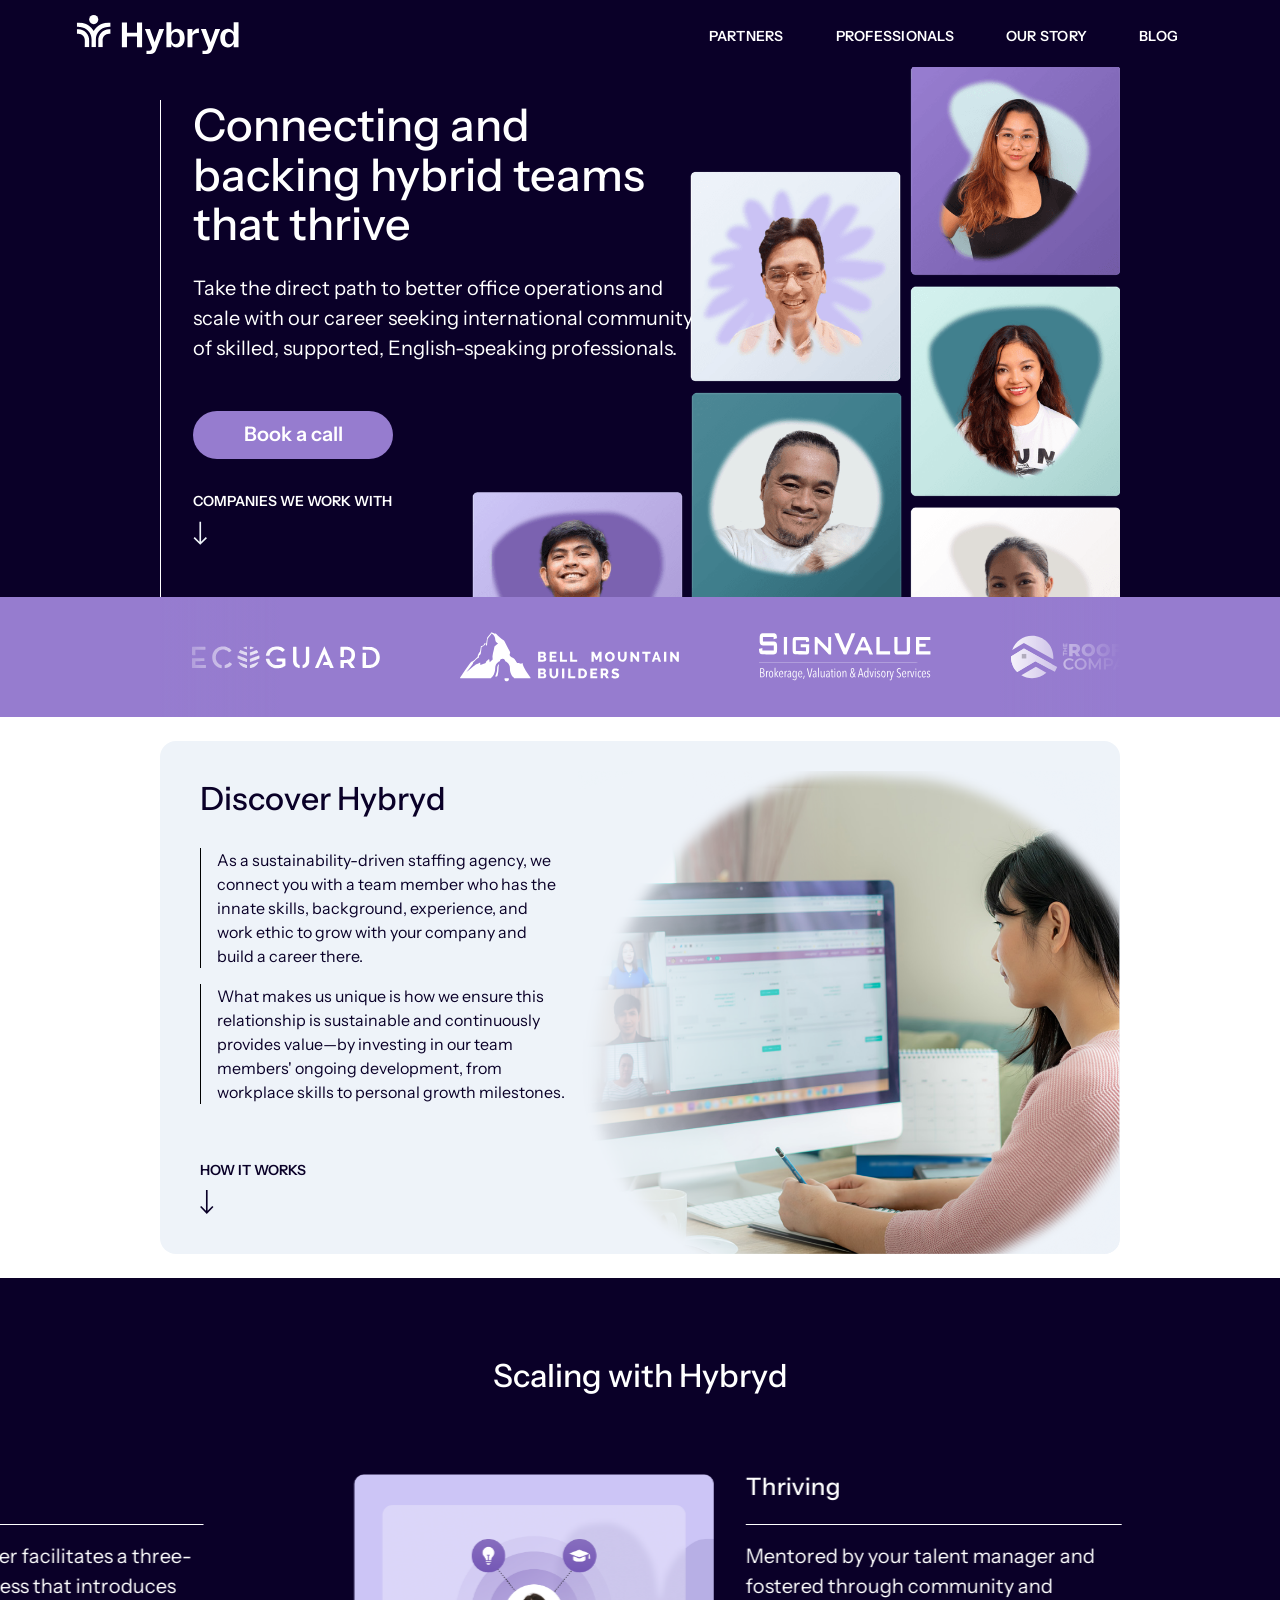
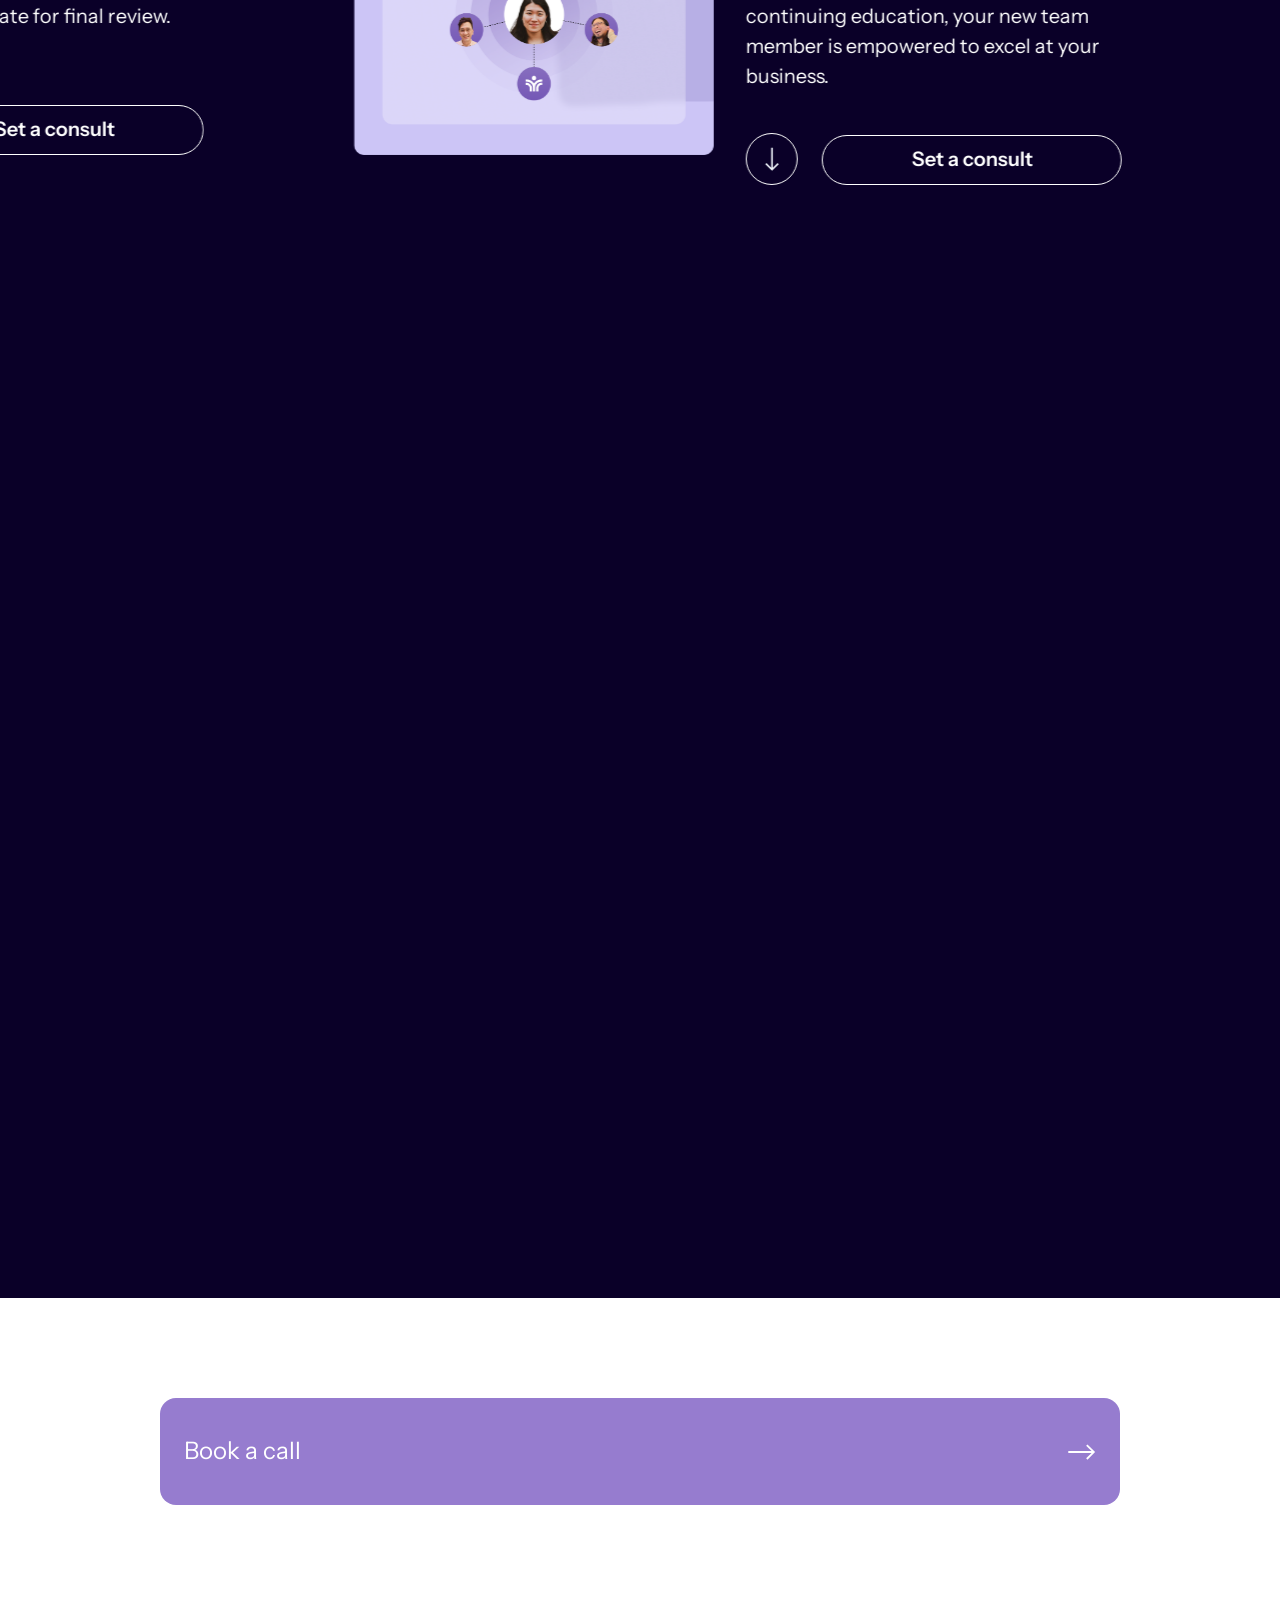
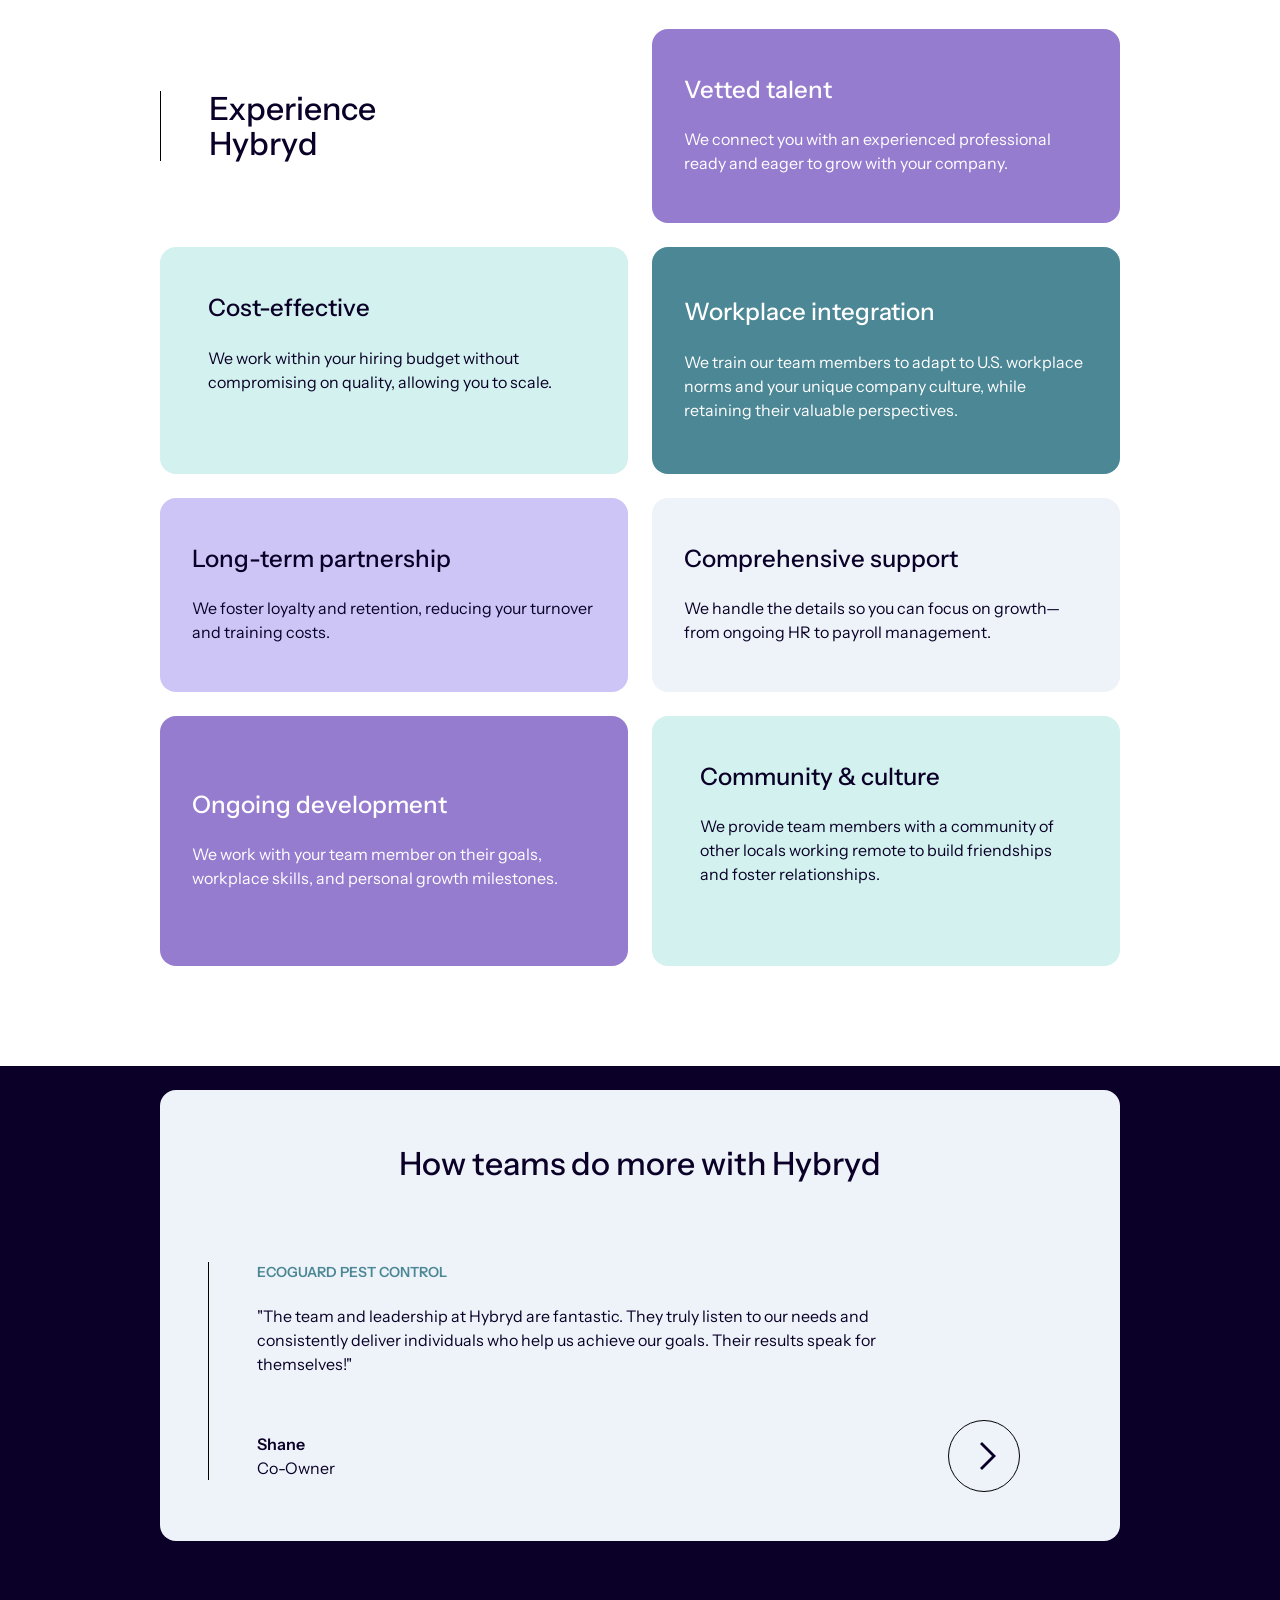
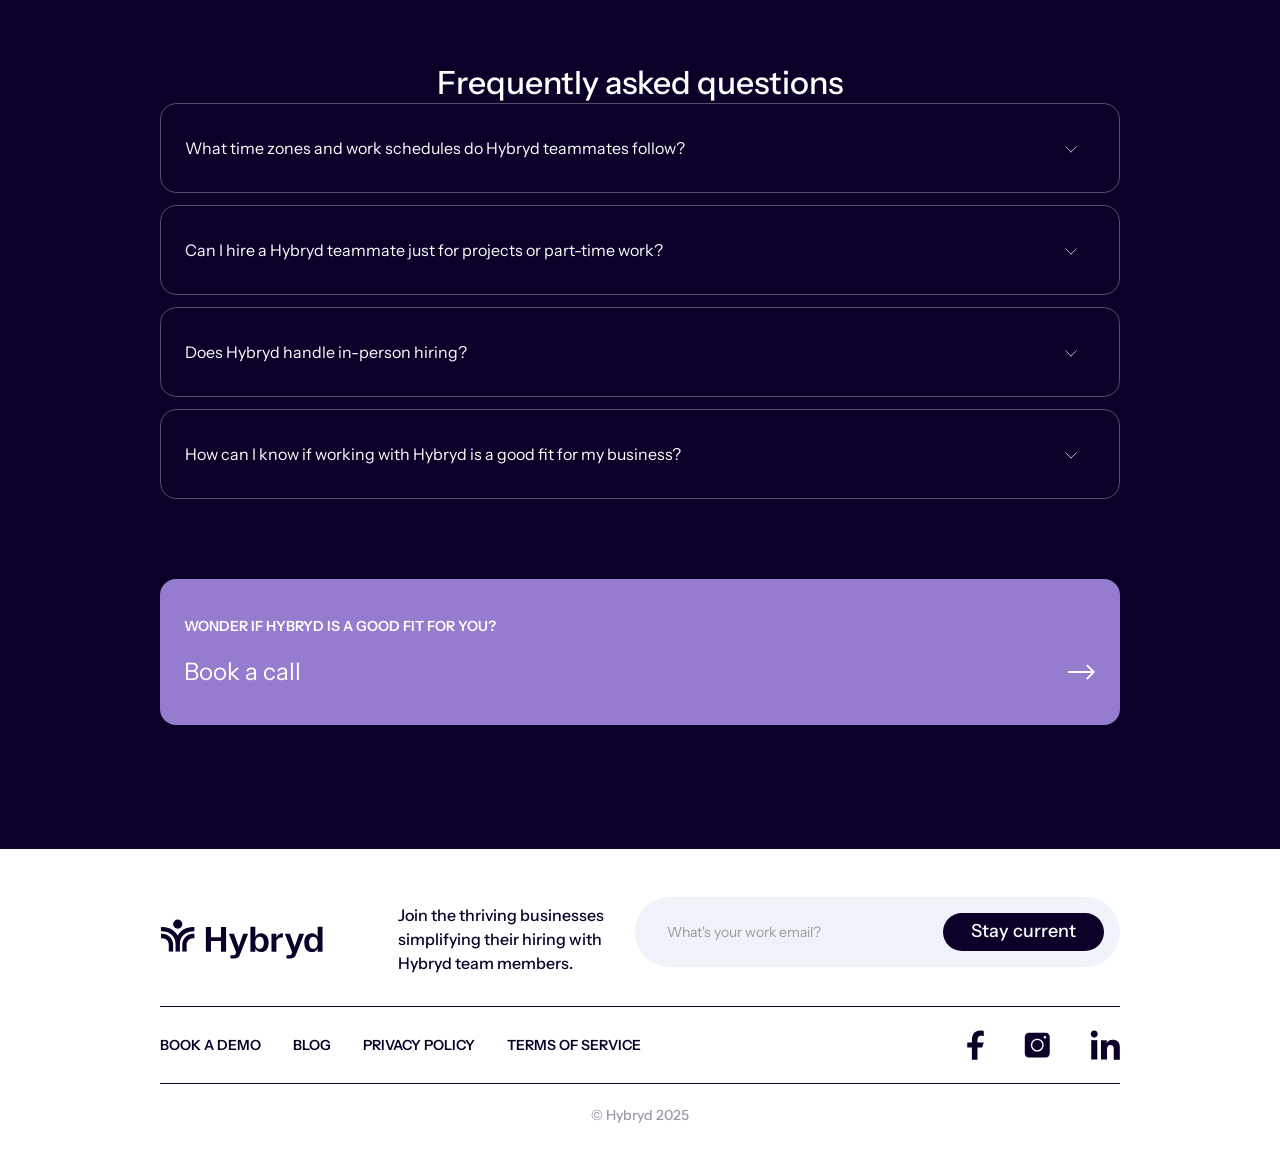
<file: index.html>
<!DOCTYPE html><html lang="en" data-wf-page="67649bd272dbb1e56b13a2c2" data-wf-site="67649bd272dbb1e56b13a2b7"><head><meta charset="utf-8"/><title>Hybryd | International Remote Staffing Agency for Office, Admin &amp; Customer Support Teams</title><meta property="og:type" content="website"/><meta property="og:site_name" content="Hybryd"/><meta property="og:locale" content="en_US"/><meta property="og:url" content="https://www.hirehybryd.com/"/><meta property="og:title" content="Hybryd | International Remote Staffing Agency for Office, Admin &amp; Customer Support Teams"/><meta property="og:description" content="Hybryd is an international remote staffing agency connecting U.S. small businesses with vetted, full-time professionals from the Philippines, Mexico, Nigeria, and across Latin America, Africa, and Asia. We handle HR and payroll and invest in retention so your team members stay."/><meta property="og:image" content="https://www.hirehybryd.com/images/og-image.png"/><meta property="og:image:width" content="1200"/><meta property="og:image:height" content="630"/><meta property="og:image:alt" content="Hybryd: remote team members who stay and grow with you"/><meta name="twitter:card" content="summary_large_image"/><meta name="twitter:title" content="Hybryd | International Remote Staffing Agency for Office, Admin &amp; Customer Support Teams"/><meta name="twitter:description" content="Hybryd is an international remote staffing agency connecting U.S. small businesses with vetted, full-time professionals from the Philippines, Mexico, Nigeria, and across Latin America, Africa, and Asia. We handle HR and payroll and invest in retention so your team members stay."/><meta name="twitter:image" content="https://www.hirehybryd.com/images/og-image.png"/><link rel="canonical" href="https://www.hirehybryd.com/"/><meta content="Hybryd is an international remote staffing agency connecting U.S. small businesses with vetted, full-time professionals from the Philippines, Mexico, Nigeria, and across Latin America, Africa, and Asia. We handle HR and payroll and invest in retention so your team members stay." name="description"/><meta content="width=device-width, initial-scale=1" name="viewport"/><link href="/css/site.css" rel="stylesheet" type="text/css" crossorigin="anonymous"/><link href="https://fonts.googleapis.com" rel="preconnect"/><link href="https://fonts.gstatic.com" rel="preconnect" crossorigin="anonymous"/><link href="https://fonts.googleapis.com/css2?family=Instrument+Sans:wght@300;400;500;600;700&display=swap" rel="stylesheet"><script type="text/javascript">!function(o,c){var n=c.documentElement,t=" w-mod-";n.className+=t+"js",("ontouchstart"in o||o.DocumentTouch&&c instanceof DocumentTouch)&&(n.className+=t+"touch")}(window,document);</script><link href="/images/group-119.png" rel="shortcut icon" type="image/x-icon"/><link href="/images/logo-group-120.png" rel="apple-touch-icon"/><script type="application/ld+json">{"@context": "https://schema.org", "@graph": [{"@type": "Organization", "@id": "https://www.hirehybryd.com/#organization", "name": "Hybryd", "legalName": "Hybryd LLC", "url": "https://www.hirehybryd.com/", "logo": {"@type": "ImageObject", "url": "https://www.hirehybryd.com/images/logo-group-120.png"}, "image": "https://www.hirehybryd.com/images/og-image.png", "description": "International remote staffing agency connecting U.S. small businesses with vetted, full-time professionals based in the Philippines, Mexico, Nigeria, and other countries across Latin America, Africa, and Asia, for office operations, customer support, and administrative roles.", "foundingDate": "2023", "founder": {"@type": "Person", "name": "Russell Mathias"}, "address": {"@type": "PostalAddress", "streetAddress": "412 W Rivers Edge Dr", "addressLocality": "Provo", "addressRegion": "UT", "postalCode": "84604", "addressCountry": "US"}, "areaServed": "US", "email": "team@hirehybryd.com", "sameAs": ["https://www.facebook.com/profile.php?id=61556228158531", "https://www.instagram.com/hirehybryd/", "https://www.linkedin.com/company/hire-hybryd/"]}, {"@type": "WebSite", "@id": "https://www.hirehybryd.com/#website", "url": "https://www.hirehybryd.com/", "name": "Hybryd", "publisher": {"@id": "https://www.hirehybryd.com/#organization"}}, {"@type": "FAQPage", "mainEntity": [{"@type": "Question", "name": "What time zones and work schedules do Hybryd teammates follow?", "acceptedAnswer": {"@type": "Answer", "text": "All Hybryd teammates work within the same time zone and schedule as your in-person hires, ensuring seamless integration into your team."}}, {"@type": "Question", "name": "Can I hire a Hybryd teammate just for projects or part-time work?", "acceptedAnswer": {"@type": "Answer", "text": "Hybryd prioritizes full-time placements. Project-based or part-time placements often lead to less favorable experiences for both the individual and the business, so we focus on building long-term teams."}}, {"@type": "Question", "name": "Does Hybryd handle in-person hiring?", "acceptedAnswer": {"@type": "Answer", "text": "No. Hybryd specializes in remote international teammates. Our professionals are based in the Philippines, Mexico, Nigeria, and other countries across Latin America, Africa, and Asia, and work your business hours as full-time members of your team."}}, {"@type": "Question", "name": "How can I know if working with Hybryd is a good fit for my business?", "acceptedAnswer": {"@type": "Answer", "text": "Schedule an alignment meeting with us. We will answer your questions and give you candid feedback on whether Hybryd is a good match and the right timing for your company."}}]}]}</script></head><body><div data-animation="default" data-collapse="medium" data-duration="400" data-easing="ease" data-easing2="ease" role="banner" class="navigation w-nav"><div class="container"><div class="navbar-wrapper"><a href="/" aria-current="page" class="home-link w-nav-brand w--current"><img alt="Hybryd logo" loading="lazy" src="/images/hybryd-logo-white.svg" class="image-61"/></a><nav role="navigation" class="nav-menu-wrapper w-nav-menu"><ul role="list" class="nav-menu-two w-list-unstyled"><li class="list-item nav-spacing"><a href="/partners" class="nav-link">PARTNERS</a></li><li class="nav-spacing"><a href="/professionals" class="nav-link">PROFESSIONALS</a></li><li class="nav-spacing"><a href="/our-story" class="nav-link">OUR STORY</a></li><li><a href="/blog/" class="nav-link">BLOG</a></li><li class="mobile-margin-top-10 hidden"><a href="https://api.leadconnectorhq.com/widget/booking/mN3F1LEz2Q5n6eoMMfK2" target="_blank" class="button-primary w-button">Get Started</a></li></ul></nav><div class="menu-button w-nav-button"><div class="icon w-icon-nav-menu"></div></div></div></div></div><section class="section-hero"><div class="w-layout-blockcontainer container-xxlarge w-container"><div id="w-node-_49ed3984-7219-e3ab-6fcc-650c0138a57e-6b13a2c2" class="w-layout-layout quick-stack wf-layout-layout"><div class="w-layout-cell"><div class="block-header-copy gap-48"><h1 class="copy-white margin-bottom-24px">Connecting and backing hybrid teams that thrive</h1><h4 class="copy-white margin-bottom-48px">Take the direct path to better office operations and scale with our career seeking international community of skilled, supported, English-speaking professionals.</h4><div class="margin-bottom-32px"><a href="https://api.leadconnectorhq.com/widget/booking/mN3F1LEz2Q5n6eoMMfK2" target="_blank" class="button w-button">Book a call</a></div><div class="div-block-81"><h6 class="copy-eyebrow copy-white margin-bottom-12px">Companies we work with</h6><img loading="lazy" src="/images/arrow-down-white.svg" alt="" class="image margin-bottom-52px"/></div></div></div><div class="w-layout-cell cell-4"><img alt="Collage of Hybryd remote team members smiling in video call portraits" src="/images/hero-img.png" loading="lazy" sizes="(max-width: 767px) 100vw, (max-width: 991px) 728px, 940px" srcset="/images/hero-img-p-500.png 500w, /images/hero-img-p-800.png 800w, /images/hero-img-p-1080.png 1080w, /images/hero-img-p-1600.png 1600w, /images/hero-img-p-2000.png 2000w, /images/hero-img.png 2467w" class="image-6"/></div></div></div></section><div class="logo-carousel" aria-label="Companies we work with"><div class="carousel-container"><div class="logo-track"><div class="logo-container"><img alt="Ecoguard Pest Control logo" src="/images/ecoguard.svg" width="213" height="68" class="logo-image"/><img alt="Bell Mountain Builders logo" src="/images/bell-mountain.svg" width="248" height="68" class="logo-image"/><img alt="SignValue logo" src="/images/signvalue.svg" width="195" height="68" class="logo-image"/><img alt="The Roofing Company logo" src="/images/roofing.svg" width="165" height="68" class="logo-image"/><img alt="Mountain Vista Dental logo" src="/images/mountain-vista.svg" width="142" height="68" class="logo-image"/><img alt="Precision logo" src="/images/precision.svg" width="171" height="68" class="logo-image"/></div><div class="logo-container"><img aria-hidden="true" alt="Ecoguard Pest Control logo" src="/images/ecoguard.svg" width="213" height="68" class="logo-image"/><img aria-hidden="true" alt="Bell Mountain Builders logo" src="/images/bell-mountain.svg" width="248" height="68" class="logo-image"/><img aria-hidden="true" alt="SignValue logo" src="/images/signvalue.svg" width="195" height="68" class="logo-image"/><img aria-hidden="true" alt="The Roofing Company logo" src="/images/roofing.svg" width="165" height="68" class="logo-image"/><img aria-hidden="true" alt="Mountain Vista Dental logo" src="/images/mountain-vista.svg" width="142" height="68" class="logo-image"/><img aria-hidden="true" alt="Precision logo" src="/images/precision.svg" width="171" height="68" class="logo-image"/></div></div><div class="div-block-13"></div><div class="div-block-13 fade-right"></div></div></div><section class="section-tile"><div id="w-node-_43569548-c034-1009-eb2c-73192a4feb31-6b13a2c2" class="w-layout-layout quick-stack-2 wf-layout-layout"><div class="w-layout-cell padding-side-40px padding-vertical-72px"><div><h2 class="margin-bottom-32px">Discover Hybryd</h2><h5 class="line-left-16px margin-bottom-16px">As a sustainability-driven staffing agency, we connect you with a team member who has the innate skills, background, experience, and work ethic to grow with your company and build a career there. </h5><h5 class="line-left-16px margin-bottom-56px">What makes us unique is how we ensure this relationship is sustainable and continuously provides value—by investing in our team members&#x27; ongoing development, from workplace skills to personal growth milestones.</h5><div class="div-block-82"><h6 class="copy-eyebrow margin-bottom-12px">How it works</h6><img loading="lazy" src="/images/arrow-down-black.svg" alt="" class="image"/></div></div></div><div class="w-layout-cell cell"><div class="div-block-83"><img alt="Remote professional working at a desktop computer in a video meeting" sizes="(max-width: 969px) 100vw, 969px" srcset="/images/mask-group-p-500.png 500w, /images/mask-group-p-800.png 800w, /images/mask-group.png 969w" src="/images/mask-group.png" loading="lazy" class="image-64"/></div></div></div></section><div class="horizontal-scroll"><div data-w-id="80e45f96-6be5-6218-7632-51234af08112" class="section expand"><div class="container-2 sticky"><div class="wrapper"><h2 class="copy-white copy-centered padding-bottom-80px">Scaling with Hybryd</h2><div class="c-scrolling-content"><div class="_w-scrolling-content"><div class="c-scroll-track"><div class="scroll-card"><div class="div-block-27"><div id="w-node-_64803aa1-fdc2-1acd-c1a5-d864c9edbc29-6b13a2c2" class="w-layout-layout quick-stack-4 wf-layout-layout"><div class="w-layout-cell cell-14"><div class="div-block-84"><img alt="Illustration of a checklist being aligned with Hybryd during the initial consult" sizes="(max-width: 1141px) 100vw, 1141px" srcset="/images/aligning-img-p-500.png 500w, /images/aligning-img-p-800.png 800w, /images/aligning-img-p-1080.png 1080w, /images/aligning-img.png 1141w" src="/images/aligning-img.png" loading="lazy" class="image-69"/></div></div><div class="w-layout-cell cell-3"><div class="div-block-17 mobile-centered"><div class="div-block-26"><h3 class="copy-white padding-bottom-24px underline mobile-centered">Aligning</h3><h4 class="copy-white padding-top-16px mobile-centered">In an initial consult, a dedicated talent manager will connect with you to understand your business goals and hybrid growth of your office operations.</h4></div><div class="div-block-19 mobile-hidden"><a href="#experience-section" class="link-block arrow-button mobile-hidden w-inline-block"><img loading="lazy" src="/images/arrow-down-white.svg" alt="" class="image-5"/></a><a href="https://api.leadconnectorhq.com/widget/booking/mN3F1LEz2Q5n6eoMMfK2" target="_blank" class="button button-secondary w-button">Set a consult</a></div></div></div></div></div></div><div class="scroll-card"><div><div id="w-node-b29d932d-53f8-56cc-4a3b-291a9212424f-6b13a2c2" class="w-layout-layout quick-stack-4 wf-layout-layout"><div class="w-layout-cell cell-15"><div class="div-block-85"><img alt="Illustration of Hybryd scouting and vetting candidates to find the right match" sizes="(max-width: 1141px) 100vw, 1141px" srcset="/images/group-72-p-500.png 500w, /images/group-72-p-800.png 800w, /images/group-72-p-1080.png 1080w, /images/group-72.png 1141w" src="/images/group-72.png" loading="lazy" class="image-70"/></div></div><div class="w-layout-cell cell-3"><div class="div-block-17 mobile-centered"><div class="div-block-26 mobile-centered"><h3 class="copy-white padding-bottom-24px underline mobile-centered">Scouting</h3><h4 class="copy-white padding-top-16px">Next, your talent manager contacts, vets, and recommends the skilled professional who matches your business needs and unique company culture.</h4></div><div class="div-block-19 mobile-hidden"><a href="#experience-section" class="link-block arrow-button w-inline-block"><img loading="lazy" src="/images/arrow-down-white.svg" alt="" class="image-5"/></a><a href="https://api.leadconnectorhq.com/widget/booking/mN3F1LEz2Q5n6eoMMfK2" target="_blank" class="button button-secondary w-button">Set a consult</a></div></div></div></div></div></div><div class="scroll-card"><div><div id="w-node-_1861c74b-e054-a5c8-40ad-f168a3a03a10-6b13a2c2" class="w-layout-layout quick-stack-4 wf-layout-layout"><div class="w-layout-cell cell-16"><div class="div-block-86"><img alt="Illustration of the Hybryd three-way interview: introduction and final interview between you, the candidate, and Hybryd" sizes="(max-width: 1141px) 100vw, 1141px" srcset="/images/group-117-p-500.png 500w, /images/group-117-p-800.png 800w, /images/group-117-p-1080.png 1080w, /images/group-117.png 1141w" src="/images/group-117.png" loading="lazy" class="image-71"/></div></div><div class="w-layout-cell cell-3"><div class="div-block-17 mobile-centered"><div class="div-block-26"><h3 class="copy-white padding-bottom-24px underline mobile-centered">Connecting</h3><h4 class="copy-white padding-top-16px mobile-centered">Your talent manager facilitates a three-way interview process that introduces you to your candidate for final review.</h4></div><div class="div-block-19 mobile-hidden"><a href="#experience-section" class="link-block arrow-button w-inline-block"><img loading="lazy" src="/images/arrow-down-white.svg" alt="" class="image-5"/></a><a href="https://api.leadconnectorhq.com/widget/booking/mN3F1LEz2Q5n6eoMMfK2" target="_blank" class="button button-secondary w-button">Set a consult</a></div></div></div></div></div></div><div class="scroll-card"><div><div id="w-node-ce709f94-5276-db37-1878-b6f16563ba93-6b13a2c2" class="w-layout-layout quick-stack-4 wf-layout-layout"><div class="w-layout-cell cell-17"><div class="div-block-87"><img alt="Illustration of a Hybryd talent manager connected to a candidate, training, and ideas" sizes="(max-width: 1142px) 100vw, 1142px" srcset="/images/group-81-p-500.png 500w, /images/group-81-p-800.png 800w, /images/group-81-p-1080.png 1080w, /images/group-81.png 1142w" src="/images/group-81.png" loading="lazy" class="image-72"/></div></div><div class="w-layout-cell cell-3"><div class="div-block-17 mobile-centered"><div class="div-block-26"><h3 class="copy-white padding-bottom-24px underline mobile-centered">Thriving</h3><h4 class="copy-white padding-top-16px mobile-centered">Mentored by your talent manager and fostered through community and continuing education, your new team member is empowered to excel at your business.</h4></div><div class="div-block-19"><a href="#experience-section" class="link-block arrow-button mobile-hidden w-inline-block"><img loading="lazy" src="/images/arrow-down-white.svg" alt="" class="image-5"/></a><a href="https://api.leadconnectorhq.com/widget/booking/mN3F1LEz2Q5n6eoMMfK2" target="_blank" class="button button-secondary w-button">Set a consult</a></div></div></div></div></div></div></div></div></div></div></div></div></div><div data-w-id="c47fe68c-19c1-9486-9f7d-49d17a53927f" class="sticky-container hidden"><div class="sticky-wrap"></div></div><a href="https://api.leadconnectorhq.com/widget/booking/mN3F1LEz2Q5n6eoMMfK2" target="_blank" class="link-block-4 margin-top-100px w-inline-block"><section class="cta margin-12px"><div class="w-layout-blockcontainer container-xxlarge padding-24px block w-container"><div class="div-block-14"><h3 class="copy-white copy-regular">Book a call</h3><img loading="lazy" src="/images/arrow-right-white.svg" alt=""/></div></div></section></a><section id="experience-section" class="section-100"><div class="w-layout-blockcontainer container-xxlarge w-container"><div class="w-layout-grid grid-3"><div id="w-node-_43569548-c034-1009-eb2c-73192a4feb6d-6b13a2c2" class="div-block-12"><h2 class="line-left-48px mobile-centered">Experience <br/>Hybryd</h2></div><div class="tile-experience background-lavender"><h3 class="copy-white mobile-centered">Vetted talent</h3><h5 class="copy-white mobile-centered">We connect you with an experienced professional ready and eager to grow with your company.</h5></div><div class="tile-experience background-seafoam"><h3 class="mobile-centered">Cost-effective</h3><h5 class="mobile-centered">We work within your hiring budget without compromising on quality, allowing you to scale.</h5></div><div class="tile-experience background-green"><h3 class="copy-white mobile-centered">Workplace integration</h3><h5 class="copy-white mobile-centered">We train our team members to adapt to U.S. workplace norms and your unique company culture, while retaining their valuable perspectives.</h5></div><div class="tile-experience background-light-lavender"><h3 class="mobile-centered">Long-term partnership</h3><h5 class="mobile-centered">We foster loyalty and retention, reducing your turnover and training costs.</h5></div><div class="tile-experience background-gray"><h3 class="mobile-centered">Comprehensive support</h3><h5 class="mobile-centered">We handle the details so you can focus on growth—from ongoing HR to payroll management.</h5></div><div class="tile-experience background-lavender"><h3 class="copy-white mobile-centered">Ongoing development</h3><h5 class="copy-white mobile-centered">We work with your team member on their goals, workplace skills, and personal growth milestones.</h5></div><div class="tile-experience background-seafoam"><h3 class="mobile-centered">Community &amp; culture</h3><h5 class="mobile-centered">We provide team members with a community of other locals working remote to build friendships and foster relationships.</h5></div></div></div></section><section class="background-dark padding-24px"><section class="section-do-more-tile"><div class="w-layout-blockcontainer container-xxlarge w-container"><h2 class="margin-bottom-100px mobile-centered">How teams do more with Hybryd</h2><div data-delay="4000" data-animation="slide" class="slider w-slider" data-autoplay="true" data-easing="ease" data-hide-arrows="false" data-disable-swipe="false" data-autoplay-limit="0" data-nav-spacing="0" data-duration="500" data-infinite="true"><div class="mask w-slider-mask"><div class="slide w-slide"><div class="carousel-review-single"><div class="div-block-21"><h5 class="copy-eyebrow copy-green margin-bottom-40px">Ecoguard Pest Control</h5><h5 class="margin-bottom-40px hidden">Pest control</h5><h5 class="copy-regular margin-bottom-140px">&quot;The team and leadership at Hybryd are fantastic. They truly listen to our needs and consistently deliver individuals who help us achieve our goals. Their results speak for themselves!&quot;</h5></div><div><h5 class="copy-semibold">Shane</h5><h5>Co-Owner</h5></div></div></div><div class="slide w-slide"><div class="carousel-review-single"><div class="div-block-21"><h5 class="copy-eyebrow copy-green margin-bottom-40px">Rentkit</h5><h5 class="margin-bottom-40px hidden">Party and event rental software</h5><h5 class="copy-regular margin-bottom-140px">&quot;We&#x27;ve relied on Hybryd for over a year to provide top-tier customer support and training talent. Their commitment to employee development and finding individuals who excel in their roles is unmatched. This approach has been vital for our growing business, and I highly recommend Hybryd to companies seeking exceptional, adaptable team members.&quot;</h5></div><div><h5 class="copy-semibold">Joe</h5><h5>CoFounder and CEO</h5></div></div></div><div class="slide w-slide"><div class="carousel-review-single"><div class="div-block-21"><h5 class="copy-eyebrow copy-green margin-bottom-40px">The Roofing Company</h5><h5 class="margin-bottom-40px hidden">Roofing contractor</h5><h5 class="copy-regular margin-bottom-140px">&quot;Hiring through Hybryd was an easy decision. They vetted and presented excellent candidates who joined our team seamlessly. We’re very happy with the quality Hybryd offers and highly recommend them!&quot;</h5></div><div><h5 class="copy-semibold">Alleen</h5><h5>Office Manager</h5></div></div></div><div class="slide w-slide"><div class="carousel-review-single"><div class="div-block-21"><h5 class="copy-eyebrow copy-green margin-bottom-40px">Max Estimates</h5><h5 class="margin-bottom-40px hidden">Construction estimating</h5><h5 class="copy-regular margin-bottom-140px">&quot;Hybrd goes above and beyond to deliver exceptional staffing solutions tailored to your needs. Their professionalism and ability to match the right candidates with the right roles make the hiring process effortless. I’ve seen firsthand the positive impact their expertise brings and wholeheartedly recommend them!&quot;</h5></div><div><h5 class="copy-semibold">Tyler</h5><h5>Owner</h5></div></div></div><div class="slide w-slide"><div class="carousel-review-single"><div class="div-block-21"><h5 class="copy-eyebrow copy-green margin-bottom-40px">Mount Vista Dental</h5><h5 class="margin-bottom-40px hidden">Dental practice</h5><h5 class="copy-regular margin-bottom-140px">&quot;We’ve been using Hybryd for about a year to manage remote tasks like calls, insurance matters, and accounts receivable. The employee is professional, personable, and organized, helping us save on labor costs while delivering better results.&quot;</h5></div><div><h5 class="copy-semibold">Michael</h5><h5>CFO</h5></div></div></div></div><div class="hidden w-slider-arrow-left"><div class="w-icon-slider-left"></div></div><div class="right-arrow w-slider-arrow-right"><div class="icon-3 w-icon-slider-right"></div></div><div class="slide-nav hidden w-slider-nav"></div></div></div></section></section><section class="section-100 background-dark"><div class="w-layout-blockcontainer container-xxlarge padding-12px w-container"><h2 class="copy-white margin-bottom-52px mobile-centered">Frequently asked questions</h2><div class="w-layout-grid grid-one-column margin-bottom-100px"><div data-delay="0" data-hover="false" class="faq-item w-dropdown"><div class="faq-toggle w-dropdown-toggle"><div class="faq-title-wrapper"><h5 class="copy-white faq-question">What time zones and work schedules do Hybryd teammates follow?</h5><div class="faq-icon-square"><div class="faq-arrow w-embed"><svg width="64" height="64" viewBox="0 0 24 24" xmlns="http://www.w3.org/2000/svg">
  <path d="M12 15L8 11M16 11L12 15" 
    stroke="#ffffff" 
    stroke-width=".5" 
    stroke-linecap="round" 
    fill="none"/>
</svg></div></div></div></div><nav class="faq-content w-dropdown-list"><div class="faq-content-wrapper"><h5 class="copy-white">All Hybryd teammates work within the same time zone and schedule as your in-person hires, ensuring seamless integration into your team.</h5></div></nav></div><div data-delay="0" data-hover="false" class="faq-item w-dropdown"><div class="faq-toggle w-dropdown-toggle"><div class="faq-title-wrapper"><h5 class="copy-white faq-question">Can I hire a Hybryd teammate just for projects or part-time work?</h5><div class="faq-icon-square"><div class="faq-arrow w-embed"><svg width="64" height="64" viewBox="0 0 24 24" xmlns="http://www.w3.org/2000/svg">
  <path d="M12 15L8 11M16 11L12 15" 
    stroke="currentColor" 
    stroke-width=".5" 
    stroke-linecap="round" 
    fill="none"/>
</svg></div></div></div></div><nav class="faq-content w-dropdown-list"><div class="faq-content-wrapper"><h5 class="copy-white">At Hybryd, we prioritize full-time placements to align with our vision of empowering industrious people and building teams capable of delivering exceptional results. Project-based or part-time placements often lead to less favorable experiences for both the individual and the business.</h5></div></nav></div><div data-delay="0" data-hover="false" class="faq-item w-dropdown"><div class="faq-toggle w-dropdown-toggle"><div class="faq-title-wrapper"><h5 class="copy-white faq-question">Does Hybryd handle in-person hiring?</h5><div class="faq-icon-square"><div class="faq-arrow w-embed"><svg width="64" height="64" viewBox="0 0 24 24" xmlns="http://www.w3.org/2000/svg">
  <path d="M12 15L8 11M16 11L12 15" 
    stroke="currentColor" 
    stroke-width=".5" 
    stroke-linecap="round" 
    fill="none"/>
</svg></div></div></div></div><nav class="faq-content w-dropdown-list"><div class="faq-content-wrapper"><h5 class="copy-white">Hybryd specializes in remote international teammates. Our professionals are based in the Philippines, Mexico, Nigeria, and other countries across Latin America, Africa, and Asia, and work your business hours as full-time members of your team.</h5></div></nav></div><div data-delay="0" data-hover="false" class="faq-item w-dropdown"><div class="faq-toggle w-dropdown-toggle"><div class="faq-title-wrapper"><h5 class="copy-white faq-question">How can I know if working with Hybryd is a good fit for my business?</h5><div class="faq-icon-square"><div class="faq-arrow w-embed"><svg width="64" height="64" viewBox="0 0 24 24" xmlns="http://www.w3.org/2000/svg">
  <path d="M12 15L8 11M16 11L12 15" 
    stroke="currentColor" 
    stroke-width=".5" 
    stroke-linecap="round" 
    fill="none"/>
</svg></div></div></div></div><nav class="faq-content w-dropdown-list"><div class="faq-content-wrapper"><h5 class="copy-white">If you&#x27;re considering Hybryd but are unsure if it’s the right fit, schedule an alignment meeting with us. We’ll answer your questions and provide feedback on whether it’s a good match and the right timing for your company.</h5></div></nav></div></div><div class="cta padding-24px"><a href="https://api.leadconnectorhq.com/widget/booking/mN3F1LEz2Q5n6eoMMfK2" target="_blank" class="link-block-5 w-inline-block"><div class="w-layout-blockcontainer container-xxlarge background-lavender radius-8px hover-dark w-container"><div class="div-block-15"><h5 class="copy-white copy-eyebrow margin-bottom-16px">Wonder if Hybryd Is a good fit for you?</h5><div class="div-block-20"><h3 class="copy-white copy-regular">Book a call</h3><img loading="lazy" src="/images/arrow-right-white.svg" alt=""/></div></div></div></a></div></div></section><section class="section-footer"><div class="w-layout-blockcontainer container-xxlarge w-container"><div class="w-layout-grid grid-2"><div id="w-node-_8f6502e7-a35f-4b46-b234-3cda10ff25cf-10ff25cc" class="div-block-12"><img alt="Hybryd logo" loading="lazy" src="/images/hybryd-logo-dark.svg"/></div><div class="div-block-12"><h5 class="copy-medium mobile-centered tablet-left-aligned">Join the thriving businesses simplifying their hiring with Hybryd team members.</h5></div><div id="w-node-_8f6502e7-a35f-4b46-b234-3cda10ff25d4-10ff25cc" class="div-block-22"><div class="w-form"><form id="email-form" name="email-form" data-name="Email Form" method="post" action="https://api.web3forms.com/submit"><input type="hidden" name="access_key" value="WEB3FORMS_ACCESS_KEY"><input type="hidden" name="subject" value="New newsletter signup from hirehybryd.com"><input type="hidden" name="redirect" value="https://www.hirehybryd.com/?subscribed=1"><input type="checkbox" name="botcheck" class="hidden" style="display:none"><div class="div-block-18"><label for="Email-3" class="field-label hidden">What’s your work email?</label><input class="text-field w-input" maxlength="256" name="Email" data-name="Email" placeholder="What&#x27;s your work email?" type="email" id="Email-3" required=""/><div class="div-block-23"><input type="submit" data-wait="Please wait..." class="submit-button w-button" value="Stay current"/></div></div></form><div class="success-message w-form-done"><div class="text-block">Thank you! Your submission has been received!</div></div><div class="error-message w-form-fail"><div class="text-block-2">Please enter a valid email address.</div></div></div></div><div id="w-node-_8f6502e7-a35f-4b46-b234-3cda10ff25e2-10ff25cc" class="lines"><div class="gap-32px padding-44px"><a href="https://api.leadconnectorhq.com/widget/booking/mN3F1LEz2Q5n6eoMMfK2" target="_blank" class="w-inline-block"><h5 class="copy-eyebrow">BOOK A DEMO</h5></a><a href="/blog/" class="w-inline-block"><h5 class="copy-eyebrow">BLOG</h5></a><a href="/privacy-policy" class="w-inline-block"><h5 class="copy-eyebrow">PRIVACY POLICY</h5></a><a href="/terms-of-use" class="w-inline-block"><h5 class="copy-eyebrow">TERMS OF SERVICE</h5></a></div><div class="gap-40px"><a href="https://www.facebook.com/profile.php?id=61556228158531" target="_blank" class="w-inline-block"><img alt="Hybryd on Facebook" loading="lazy" src="/images/facebook.svg"/></a><a href="https://www.instagram.com/hirehybryd/" target="_blank" class="w-inline-block"><img alt="Hybryd on Instagram" loading="lazy" src="/images/instagram.svg"/></a><a href="https://www.linkedin.com/company/hire-hybryd/" target="_blank" class="w-inline-block"><img alt="Hybryd on LinkedIn" loading="lazy" src="/images/linkedin.svg"/></a></div></div><h6 id="w-node-_8f6502e7-a35f-4b46-b234-3cda10ff25f2-10ff25cc" class="opacity">© Hybryd 2025</h6></div></div></section><script src="/js/jquery-3.5.1.min.js" type="text/javascript" crossorigin="anonymous"></script><script src="/js/webflow.schunk.36b8fb49256177c8.js" type="text/javascript" crossorigin="anonymous"></script><script src="/js/webflow.schunk.f71e4146cdb343d7.js" type="text/javascript" crossorigin="anonymous"></script><script src="/js/webflow.schunk.27f93fd622e542df.js" type="text/javascript" crossorigin="anonymous"></script><script src="/js/webflow.ca6eda7d.2a80a8fcf2a4449d.js" type="text/javascript" crossorigin="anonymous"></script><script>
(function(){
  // Keep the last "Scaling with Hybryd" card in view: Webflow's scroll interaction slides the track 300vw,
  // which overshoots. Clamp the translateX so the track never scrolls past its last card.
  var track=document.querySelector('.c-scroll-track'); if(!track) return;
  var wrap=track.closest('.c-scrolling-content')||track.parentElement; var max=null, firstLeft=null, busy=false;
  function measure(){ var cards=track.querySelectorAll('.scroll-card'); if(!cards.length) return;
    var tx=current(); var r0=cards[0].getBoundingClientRect(), rl=cards[cards.length-1].getBoundingClientRect(), w=wrap.getBoundingClientRect();
    if(firstLeft===null) firstLeft=r0.left-tx-w.left;
    max=(rl.left-tx-w.left)-firstLeft; if(max<0) max=0; }
  function current(){ var m=/matrix\(([^)]+)\)/.exec(getComputedStyle(track).transform); return m?parseFloat(m[1].split(',')[4]):0; }
  function clamp(){ if(busy||max===null) return; var tx=current(); if(tx< -max){ busy=true; track.style.transform='translate3d('+(-max)+'px,0,0)'; busy=false; } }
  window.addEventListener('load',function(){ measure(); clamp(); });
  window.addEventListener('resize',function(){ firstLeft=null; measure(); clamp(); });
  window.addEventListener('scroll',function(){ requestAnimationFrame(clamp); },{passive:true});
  new MutationObserver(function(){ clamp(); }).observe(track,{attributes:true,attributeFilter:['style']});
  if(document.readyState==='complete'){ measure(); clamp(); }
})();
</script></body></html>
</file>
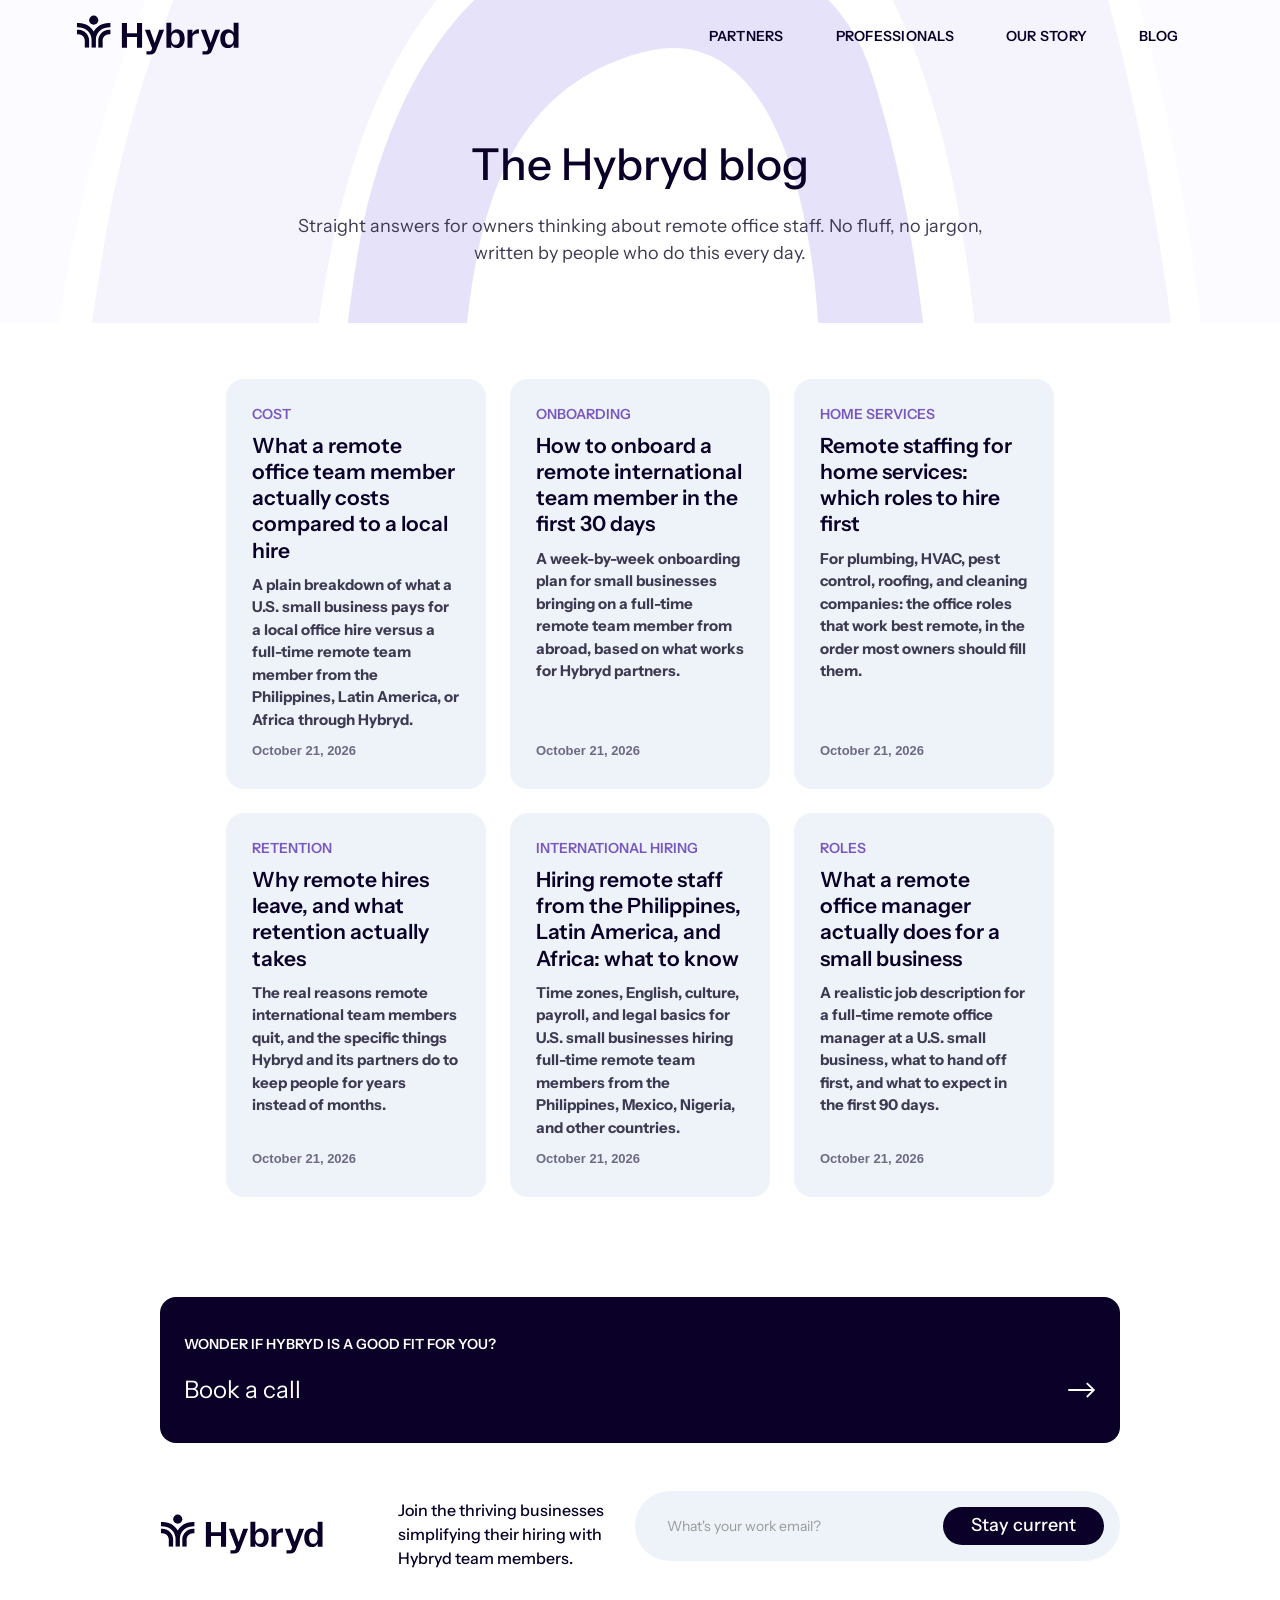
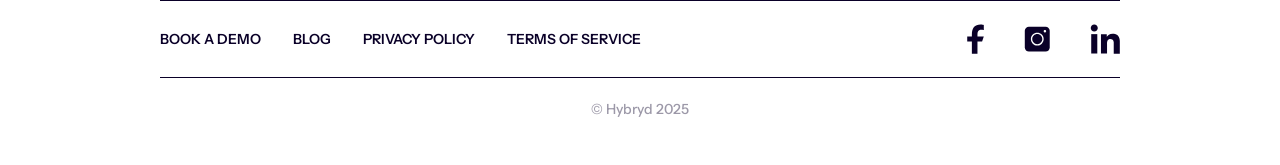
<file: blog/index.html>
<!DOCTYPE html><html lang="en"><head><meta charset="utf-8"/><title>Blog | Remote Staffing Advice for Small Business | Hybryd</title><meta content="Straight answers on hiring and keeping full-time remote office staff from the Philippines, Latin America, and Africa: cost, onboarding, retention, and which roles to fill first." name="description"/><meta content="width=device-width, initial-scale=1" name="viewport"/>
<meta property="og:type" content="article"/><meta property="og:site_name" content="Hybryd"/><meta property="og:locale" content="en_US"/><meta property="og:url" content="https://www.hirehybryd.com/blog/"/><meta property="og:title" content="Blog | Remote Staffing Advice for Small Business | Hybryd"/><meta property="og:description" content="Straight answers on hiring and keeping full-time remote office staff from the Philippines, Latin America, and Africa: cost, onboarding, retention, and which roles to fill first."/><meta property="og:image" content="https://www.hirehybryd.com/images/og-image.png"/><meta property="og:image:width" content="1200"/><meta property="og:image:height" content="630"/><meta name="twitter:card" content="summary_large_image"/><meta name="twitter:title" content="Blog | Remote Staffing Advice for Small Business | Hybryd"/><meta name="twitter:description" content="Straight answers on hiring and keeping full-time remote office staff from the Philippines, Latin America, and Africa: cost, onboarding, retention, and which roles to fill first."/><meta name="twitter:image" content="https://www.hirehybryd.com/images/og-image.png"/>
<link rel="canonical" href="https://www.hirehybryd.com/blog/"/><link href="/css/site.css" rel="stylesheet" type="text/css"/><link href="https://fonts.googleapis.com" rel="preconnect"/><link href="https://fonts.gstatic.com" rel="preconnect" crossorigin="anonymous"/><link href="https://fonts.googleapis.com/css2?family=Instrument+Sans:wght@300;400;500;600;700&display=swap" rel="stylesheet"><script type="text/javascript">!function(o,c){var n=c.documentElement,t=" w-mod-";n.className+=t+"js",("ontouchstart"in o||o.DocumentTouch&&c instanceof DocumentTouch)&&(n.className+=t+"touch")}(window,document);</script><link href="/images/group-119.png" rel="shortcut icon" type="image/x-icon"/><link href="/images/logo-group-120.png" rel="apple-touch-icon"/>
<script type="application/ld+json">{"@context": "https://schema.org", "@graph": [{"@type": "Organization", "@id": "https://www.hirehybryd.com/#organization", "name": "Hybryd", "url": "https://www.hirehybryd.com/", "logo": {"@type": "ImageObject", "url": "https://www.hirehybryd.com/images/logo-group-120.png"}}, {"@type": "Blog", "@id": "https://www.hirehybryd.com/blog/#blog", "url": "https://www.hirehybryd.com/blog/", "name": "Hybryd Blog", "publisher": {"@id": "https://www.hirehybryd.com/#organization"}, "blogPost": [{"@type": "BlogPosting", "headline": "What a remote office team member actually costs compared to a local hire", "url": "https://www.hirehybryd.com/blog/remote-office-staff-cost-vs-local-hire", "datePublished": "2026-10-21"}, {"@type": "BlogPosting", "headline": "How to onboard a remote international team member in the first 30 days", "url": "https://www.hirehybryd.com/blog/onboarding-a-remote-international-team-member-first-30-days", "datePublished": "2026-10-21"}, {"@type": "BlogPosting", "headline": "Remote staffing for home services: which roles to hire first", "url": "https://www.hirehybryd.com/blog/remote-staffing-for-home-services-plumbing-hvac-pest-control-roofing", "datePublished": "2026-10-21"}, {"@type": "BlogPosting", "headline": "Why remote hires leave, and what retention actually takes", "url": "https://www.hirehybryd.com/blog/why-remote-hires-leave-and-what-retention-actually-takes", "datePublished": "2026-10-21"}, {"@type": "BlogPosting", "headline": "Hiring remote staff from the Philippines, Latin America, and Africa: what to know", "url": "https://www.hirehybryd.com/blog/hiring-remote-staff-from-philippines-latin-america-africa-what-to-know", "datePublished": "2026-10-21"}, {"@type": "BlogPosting", "headline": "What a remote office manager actually does for a small business", "url": "https://www.hirehybryd.com/blog/what-a-remote-office-manager-does", "datePublished": "2026-10-21"}]}, {"@type": "BreadcrumbList", "itemListElement": [{"@type": "ListItem", "position": 1, "name": "Home", "item": "https://www.hirehybryd.com/"}, {"@type": "ListItem", "position": 2, "name": "Blog", "item": "https://www.hirehybryd.com/blog/"}]}]}</script></head><body><div data-animation="default" data-collapse="medium" data-duration="400" data-easing="ease" data-easing2="ease" role="banner" class="navigation w-nav"><div class="container"><div class="navbar-wrapper"><a href="/" class="home-link w-nav-brand"><img alt="Hybryd logo" loading="lazy" src="/images/hybryd-logo-dark.svg" class="image-63"/></a><nav role="navigation" class="nav-menu-wrapper w-nav-menu"><ul role="list" class="nav-menu-two light w-list-unstyled"><li class="list-item nav-spacing"><a href="/partners" class="nav-link copy-dark">PARTNERS</a></li><li class="nav-spacing"><a href="/professionals" class="nav-link copy-dark">PROFESSIONALS</a></li><li class="nav-spacing"><a href="/our-story" class="nav-link copy-dark">OUR STORY</a></li><li><a href="/blog/" class="nav-link copy-dark">BLOG</a></li><li class="mobile-margin-top-10 hidden"><a href="https://api.leadconnectorhq.com/widget/booking/mN3F1LEz2Q5n6eoMMfK2" target="_blank" class="button-primary w-button">Get Started</a></li></ul></nav><div class="menu-button w-nav-button"><div class="icon dark w-icon-nav-menu"></div></div></div></div></div>
<section class="hero-our-story post-hero"><div class="w-layout-blockcontainer container-large centered w-container"><h1 class="copy-centered margin-bottom-24px">The Hybryd blog</h1><p class="post-lede copy-centered">Straight answers for owners thinking about remote office staff. No fluff, no jargon, written by people who do this every day.</p></div></section>
<section class="section-100 post-section"><div class="w-layout-blockcontainer container-large w-container"><div class="post-grid"><a href="/blog/remote-office-staff-cost-vs-local-hire" class="post-card"><span class="copy-eyebrow">Cost</span><h3>What a remote office team member actually costs compared to a local hire</h3><p>A plain breakdown of what a U.S. small business pays for a local office hire versus a full-time remote team member from the Philippines, Latin America, or Africa through Hybryd.</p><span class="post-card-date">October 21, 2026</span></a><a href="/blog/onboarding-a-remote-international-team-member-first-30-days" class="post-card"><span class="copy-eyebrow">Onboarding</span><h3>How to onboard a remote international team member in the first 30 days</h3><p>A week-by-week onboarding plan for small businesses bringing on a full-time remote team member from abroad, based on what works for Hybryd partners.</p><span class="post-card-date">October 21, 2026</span></a><a href="/blog/remote-staffing-for-home-services-plumbing-hvac-pest-control-roofing" class="post-card"><span class="copy-eyebrow">Home services</span><h3>Remote staffing for home services: which roles to hire first</h3><p>For plumbing, HVAC, pest control, roofing, and cleaning companies: the office roles that work best remote, in the order most owners should fill them.</p><span class="post-card-date">October 21, 2026</span></a><a href="/blog/why-remote-hires-leave-and-what-retention-actually-takes" class="post-card"><span class="copy-eyebrow">Retention</span><h3>Why remote hires leave, and what retention actually takes</h3><p>The real reasons remote international team members quit, and the specific things Hybryd and its partners do to keep people for years instead of months.</p><span class="post-card-date">October 21, 2026</span></a><a href="/blog/hiring-remote-staff-from-philippines-latin-america-africa-what-to-know" class="post-card"><span class="copy-eyebrow">International hiring</span><h3>Hiring remote staff from the Philippines, Latin America, and Africa: what to know</h3><p>Time zones, English, culture, payroll, and legal basics for U.S. small businesses hiring full-time remote team members from the Philippines, Mexico, Nigeria, and other countries.</p><span class="post-card-date">October 21, 2026</span></a><a href="/blog/what-a-remote-office-manager-does" class="post-card"><span class="copy-eyebrow">Roles</span><h3>What a remote office manager actually does for a small business</h3><p>A realistic job description for a full-time remote office manager at a U.S. small business, what to hand off first, and what to expect in the first 90 days.</p><span class="post-card-date">October 21, 2026</span></a></div></div></section>
<div class="cta dark padding-24px centered"><a href="https://api.leadconnectorhq.com/widget/booking/mN3F1LEz2Q5n6eoMMfK2" target="_blank" class="link-block-5 w-inline-block"><div class="w-layout-blockcontainer container-xxlarge w-container"><div class="div-block-15"><h5 class="copy-white copy-eyebrow margin-bottom-16px">Wonder if Hybryd is a good fit for you?</h5><div class="div-block-20"><h3 class="copy-white copy-regular">Book a call</h3><img loading="lazy" src="/images/arrow-right-white.svg" alt=""/></div></div></div></a></div><section class="section-footer"><div class="w-layout-blockcontainer container-xxlarge w-container"><div class="w-layout-grid grid-2"><div id="w-node-_8f6502e7-a35f-4b46-b234-3cda10ff25cf-10ff25cc" class="div-block-12"><img alt="Hybryd logo" loading="lazy" src="/images/hybryd-logo-dark.svg"/></div><div class="div-block-12"><h5 class="copy-medium mobile-centered tablet-left-aligned">Join the thriving businesses simplifying their hiring with Hybryd team members.</h5></div><div id="w-node-_8f6502e7-a35f-4b46-b234-3cda10ff25d4-10ff25cc" class="div-block-22"><div class="w-form"><form id="email-form" name="email-form" data-name="Email Form" method="post" action="https://api.web3forms.com/submit"><input type="hidden" name="access_key" value="WEB3FORMS_ACCESS_KEY"><input type="hidden" name="subject" value="New newsletter signup from hirehybryd.com"><input type="hidden" name="redirect" value="https://www.hirehybryd.com/?subscribed=1"><input type="checkbox" name="botcheck" class="hidden" style="display:none"><div class="div-block-18"><label for="Email-3" class="field-label hidden">What’s your work email?</label><input class="text-field w-input" maxlength="256" name="Email" data-name="Email" placeholder="What&#x27;s your work email?" type="email" id="Email-3" required=""/><div class="div-block-23"><input type="submit" data-wait="Please wait..." class="submit-button w-button" value="Stay current"/></div></div></form><div class="success-message w-form-done"><div class="text-block">Thank you! Your submission has been received!</div></div><div class="error-message w-form-fail"><div class="text-block-2">Please enter a valid email address.</div></div></div></div><div id="w-node-_8f6502e7-a35f-4b46-b234-3cda10ff25e2-10ff25cc" class="lines"><div class="gap-32px padding-44px"><a href="https://api.leadconnectorhq.com/widget/booking/mN3F1LEz2Q5n6eoMMfK2" target="_blank" class="w-inline-block"><h5 class="copy-eyebrow">BOOK A DEMO</h5></a><a href="/blog/" class="w-inline-block"><h5 class="copy-eyebrow">BLOG</h5></a><a href="/privacy-policy" class="w-inline-block"><h5 class="copy-eyebrow">PRIVACY POLICY</h5></a><a href="/terms-of-use" class="w-inline-block"><h5 class="copy-eyebrow">TERMS OF SERVICE</h5></a></div><div class="gap-40px"><a href="https://www.facebook.com/profile.php?id=61556228158531" target="_blank" class="w-inline-block"><img alt="Hybryd on Facebook" loading="lazy" src="/images/facebook.svg"/></a><a href="https://www.instagram.com/hirehybryd/" target="_blank" class="w-inline-block"><img alt="Hybryd on Instagram" loading="lazy" src="/images/instagram.svg"/></a><a href="https://www.linkedin.com/company/hire-hybryd/" target="_blank" class="w-inline-block"><img alt="Hybryd on LinkedIn" loading="lazy" src="/images/linkedin.svg"/></a></div></div><h6 id="w-node-_8f6502e7-a35f-4b46-b234-3cda10ff25f2-10ff25cc" class="opacity">© Hybryd 2025</h6></div></div></section><script src="/js/jquery-3.5.1.min.js" type="text/javascript" crossorigin="anonymous"></script><script src="/js/webflow.schunk.f71e4146cdb343d7.js" type="text/javascript" crossorigin="anonymous"></script><script src="/js/webflow.94b339a6.3860077135fd0abd.js" type="text/javascript" crossorigin="anonymous"></script></body></html>
</file>
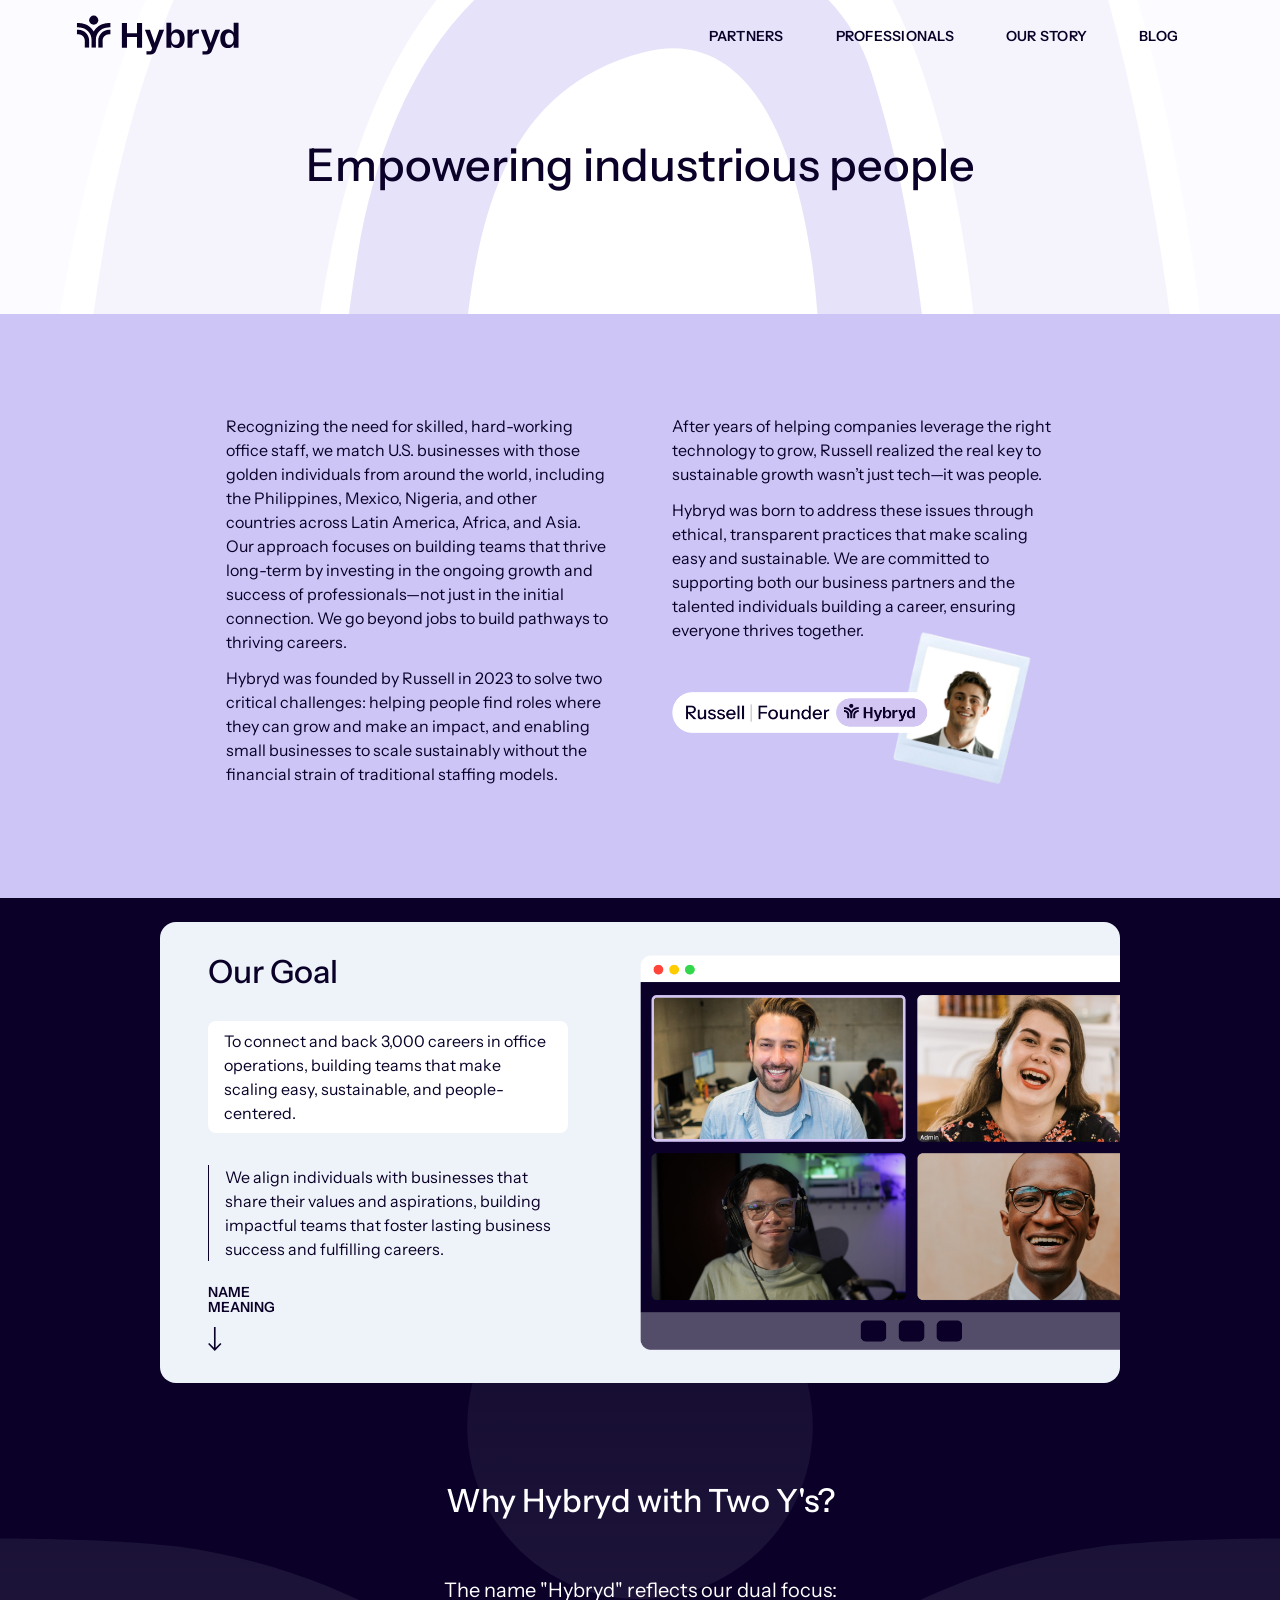
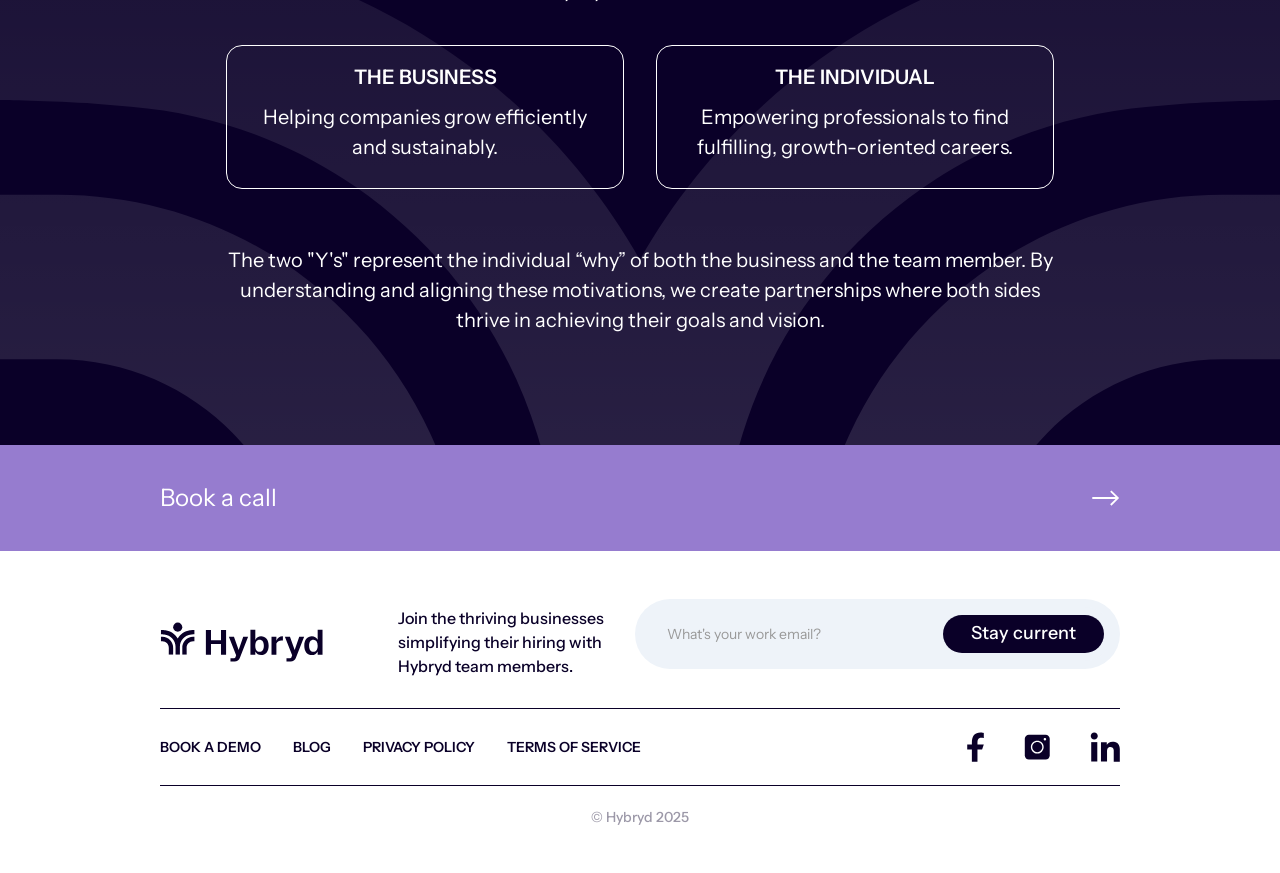
<file: our-story.html>
<!DOCTYPE html><html lang="en" data-wf-page="676b298e67316c5d9a2765f6" data-wf-site="67649bd272dbb1e56b13a2b7"><head><meta charset="utf-8"/><title>Our Story | Why Hybryd Exists | International Remote Staffing Built on Retention</title><meta property="og:type" content="website"/><meta property="og:site_name" content="Hybryd"/><meta property="og:locale" content="en_US"/><meta property="og:url" content="https://www.hirehybryd.com/our-story"/><meta property="og:title" content="Our Story | Why Hybryd Exists | International Remote Staffing Built on Retention"/><meta property="og:description" content="Founded in 2023 in Utah, Hybryd exists to help U.S. small businesses scale sustainably and to help industrious people around the world build real careers. Learn what the two Y’s in our name mean and the goal behind the company."/><meta property="og:image" content="https://www.hirehybryd.com/images/og-image.png"/><meta property="og:image:width" content="1200"/><meta property="og:image:height" content="630"/><meta property="og:image:alt" content="Hybryd: remote team members who stay and grow with you"/><meta name="twitter:card" content="summary_large_image"/><meta name="twitter:title" content="Our Story | Why Hybryd Exists | International Remote Staffing Built on Retention"/><meta name="twitter:description" content="Founded in 2023 in Utah, Hybryd exists to help U.S. small businesses scale sustainably and to help industrious people around the world build real careers. Learn what the two Y’s in our name mean and the goal behind the company."/><meta name="twitter:image" content="https://www.hirehybryd.com/images/og-image.png"/><link rel="canonical" href="https://www.hirehybryd.com/our-story"/><meta content="Founded in 2023 in Utah, Hybryd exists to help U.S. small businesses scale sustainably and to help industrious people around the world build real careers. Learn what the two Y’s in our name mean and the goal behind the company." name="description"/><meta content="width=device-width, initial-scale=1" name="viewport"/><link href="/css/site.css" rel="stylesheet" type="text/css" crossorigin="anonymous"/><link href="https://fonts.googleapis.com" rel="preconnect"/><link href="https://fonts.gstatic.com" rel="preconnect" crossorigin="anonymous"/><link href="https://fonts.googleapis.com/css2?family=Instrument+Sans:wght@300;400;500;600;700&display=swap" rel="stylesheet"><script type="text/javascript">!function(o,c){var n=c.documentElement,t=" w-mod-";n.className+=t+"js",("ontouchstart"in o||o.DocumentTouch&&c instanceof DocumentTouch)&&(n.className+=t+"touch")}(window,document);</script><link href="/images/group-119.png" rel="shortcut icon" type="image/x-icon"/><link href="/images/logo-group-120.png" rel="apple-touch-icon"/><script type="application/ld+json">{"@context": "https://schema.org", "@graph": [{"@type": "Organization", "@id": "https://www.hirehybryd.com/#organization", "name": "Hybryd", "legalName": "Hybryd LLC", "url": "https://www.hirehybryd.com/", "logo": {"@type": "ImageObject", "url": "https://www.hirehybryd.com/images/logo-group-120.png"}, "image": "https://www.hirehybryd.com/images/og-image.png", "description": "International remote staffing agency connecting U.S. small businesses with vetted, full-time professionals based in the Philippines, Mexico, Nigeria, and other countries across Latin America, Africa, and Asia, for office operations, customer support, and administrative roles.", "foundingDate": "2023", "founder": {"@type": "Person", "name": "Russell Mathias"}, "address": {"@type": "PostalAddress", "streetAddress": "412 W Rivers Edge Dr", "addressLocality": "Provo", "addressRegion": "UT", "postalCode": "84604", "addressCountry": "US"}, "areaServed": "US", "email": "team@hirehybryd.com", "sameAs": ["https://www.facebook.com/profile.php?id=61556228158531", "https://www.instagram.com/hirehybryd/", "https://www.linkedin.com/company/hire-hybryd/"]}, {"@type": "WebSite", "@id": "https://www.hirehybryd.com/#website", "url": "https://www.hirehybryd.com/", "name": "Hybryd", "publisher": {"@id": "https://www.hirehybryd.com/#organization"}}, {"@type": "AboutPage", "@id": "https://www.hirehybryd.com/our-story#about", "url": "https://www.hirehybryd.com/our-story", "name": "Our Story", "about": {"@id": "https://www.hirehybryd.com/#organization"}}]}</script></head><body><div data-animation="default" data-collapse="medium" data-duration="400" data-easing="ease" data-easing2="ease" role="banner" class="navigation w-nav"><div class="container"><div class="navbar-wrapper"><a href="/" class="home-link w-nav-brand"><img alt="Hybryd logo" loading="lazy" src="/images/hybryd-logo-dark.svg" class="image-63"/></a><nav role="navigation" class="nav-menu-wrapper w-nav-menu"><ul role="list" class="nav-menu-two light w-list-unstyled"><li class="list-item nav-spacing"><a href="/partners" class="nav-link copy-dark">PARTNERS</a></li><li class="nav-spacing"><a href="/professionals" class="nav-link copy-dark">PROFESSIONALS</a></li><li class="nav-spacing"><a href="/our-story" aria-current="page" class="nav-link copy-dark w--current">OUR STORY</a></li><li><a href="/blog/" class="nav-link copy-dark">BLOG</a></li><li class="mobile-margin-top-10 hidden"><a href="https://api.leadconnectorhq.com/widget/booking/mN3F1LEz2Q5n6eoMMfK2" target="_blank" class="button-primary w-button">Get Started</a></li></ul></nav><div class="menu-button w-nav-button"><div class="icon dark w-icon-nav-menu"></div></div></div></div></div><section class="hero-our-story"><div class="w-layout-blockcontainer container-large centered w-container"><h1 class="copy-centered margin-bottom-24px">Empowering industrious people</h1></div></section><section id="experience-section" class="section-100 background-light-lavender"><div class="w-layout-blockcontainer container-large w-container"><div class="w-layout-grid grid-12"><div><h5 class="margin-bottom-12px">Recognizing the need for skilled, hard-working office staff, we match U.S. businesses with those golden individuals from around the world, including the Philippines, Mexico, Nigeria, and other countries across Latin America, Africa, and Asia. Our approach focuses on building teams that thrive long-term by investing in the ongoing growth and success of professionals—not just in the initial connection. We go beyond jobs to build pathways to thriving careers.</h5><h5 class="margin-bottom-12px">Hybryd was founded by Russell in 2023 to solve two critical challenges: helping people find roles where they can grow and make an impact, and enabling small businesses to scale sustainably without the financial strain of traditional staffing models.</h5></div><div><h5 class="margin-bottom-12px">After years of helping companies leverage the right technology to grow, Russell realized the real key to sustainable growth wasn’t just tech—it was people.</h5><h5>Hybryd was born to address these issues through ethical, transparent practices that make scaling easy and sustainable. We are committed to supporting both our business partners and the talented individuals building a career, ensuring everyone thrives together.</h5><div class="div-block-73"><img alt="Russell, Founder of Hybryd" src="/images/tag.png" loading="lazy" class="image-58"/><img alt="Smiling professional in a framed portrait" src="/images/photo.png" loading="lazy" class="image-59"/></div></div></div></div></section><section class="background-dark section-24px"><div class="goal-tile"><div class="w-layout-grid grid-13"><div><h2 class="margin-bottom-32px">Our Goal</h2><div class="div-block-75 margin-bottom-32px"><h5 class="heading-9">To connect and back 3,000 careers in office operations, building teams that make scaling easy, sustainable, and people-centered.</h5></div><div class="div-block-74 margin-bottom-24px"><h5>We align individuals with businesses that share their values and aspirations, building impactful teams that foster lasting business success and fulfilling careers.</h5></div><div class="div-block-77 small-centered"><h5 class="copy-eyebrow">NAME <br/>MEANING</h5><img src="/images/arrow-down-black.svg" loading="lazy" alt="" class="image-60"/></div></div><img alt="Video call grid of four remote team members laughing together" src="/images/goal.png" loading="lazy" id="w-node-f354a83c-2eb2-8785-f68d-90489ecd7ad9-9a2765f6" sizes="(max-width: 479px) 95vw, (max-width: 767px) 94vw, (max-width: 925px) 95vw, 879px" srcset="/images/goal-p-500.png 500w, /images/goal-p-800.png 800w, /images/goal.png 879w"/></div></div></section><section class="y-section"><div class="w-layout-blockcontainer container-large w-container"><div class="div-block-78"><div class="w-layout-blockcontainer container-xxlarge w-container"></div><h2 class="copy-centered copy-white margin-bottom-56px">Why Hybryd with Two Y&#x27;s?</h2><h4 class="copy-centered copy-white margin-bottom-40px">The name &quot;Hybryd&quot; reflects our dual focus:</h4><div class="w-layout-grid grid-14 margin-bottom-56px"><div class="div-block-79"><h4 class="copy-centered copy-white copy-eyebrow-large">The Business</h4><h4 class="copy-centered copy-white">Helping companies grow efficiently and sustainably.</h4></div><div class="div-block-79"><h4 class="copy-centered copy-white copy-eyebrow-large">The Individual</h4><h4 class="copy-centered copy-white">Empowering professionals to find fulfilling, growth-oriented careers.</h4></div></div><h4 class="copy-centered copy-white">The two &quot;Y&#x27;s&quot; represent the individual “why” of both the business and the team member. By understanding and aligning these motivations, we create partnerships where both sides thrive in achieving their goals and vision.</h4></div></div></section><a href="https://api.leadconnectorhq.com/widget/booking/mN3F1LEz2Q5n6eoMMfK2" target="_blank" class="link-block-6 w-inline-block"><section class="cta margin-0"><div class="w-layout-blockcontainer container-xxlarge block w-container"><div class="div-block-14"><h3 class="copy-white copy-regular">Book a call</h3><img loading="lazy" src="/images/arrow-right-white.svg" alt=""/></div></div></section></a><section class="section-footer"><div class="w-layout-blockcontainer container-xxlarge w-container"><div class="w-layout-grid grid-2"><div id="w-node-_8f6502e7-a35f-4b46-b234-3cda10ff25cf-10ff25cc" class="div-block-12"><img alt="Hybryd logo" loading="lazy" src="/images/hybryd-logo-dark.svg"/></div><div class="div-block-12"><h5 class="copy-medium mobile-centered tablet-left-aligned">Join the thriving businesses simplifying their hiring with Hybryd team members.</h5></div><div id="w-node-_8f6502e7-a35f-4b46-b234-3cda10ff25d4-10ff25cc" class="div-block-22"><div class="w-form"><form id="email-form" name="email-form" data-name="Email Form" method="post" action="https://api.web3forms.com/submit"><input type="hidden" name="access_key" value="WEB3FORMS_ACCESS_KEY"><input type="hidden" name="subject" value="New newsletter signup from hirehybryd.com"><input type="hidden" name="redirect" value="https://www.hirehybryd.com/?subscribed=1"><input type="checkbox" name="botcheck" class="hidden" style="display:none"><div class="div-block-18"><label for="Email-3" class="field-label hidden">What’s your work email?</label><input class="text-field w-input" maxlength="256" name="Email" data-name="Email" placeholder="What&#x27;s your work email?" type="email" id="Email-3" required=""/><div class="div-block-23"><input type="submit" data-wait="Please wait..." class="submit-button w-button" value="Stay current"/></div></div></form><div class="success-message w-form-done"><div class="text-block">Thank you! Your submission has been received!</div></div><div class="error-message w-form-fail"><div class="text-block-2">Please enter a valid email address.</div></div></div></div><div id="w-node-_8f6502e7-a35f-4b46-b234-3cda10ff25e2-10ff25cc" class="lines"><div class="gap-32px padding-44px"><a href="https://api.leadconnectorhq.com/widget/booking/mN3F1LEz2Q5n6eoMMfK2" target="_blank" class="w-inline-block"><h5 class="copy-eyebrow">BOOK A DEMO</h5></a><a href="/blog/" class="w-inline-block"><h5 class="copy-eyebrow">BLOG</h5></a><a href="/privacy-policy" class="w-inline-block"><h5 class="copy-eyebrow">PRIVACY POLICY</h5></a><a href="/terms-of-use" class="w-inline-block"><h5 class="copy-eyebrow">TERMS OF SERVICE</h5></a></div><div class="gap-40px"><a href="https://www.facebook.com/profile.php?id=61556228158531" target="_blank" class="w-inline-block"><img alt="Hybryd on Facebook" loading="lazy" src="/images/facebook.svg"/></a><a href="https://www.instagram.com/hirehybryd/" target="_blank" class="w-inline-block"><img alt="Hybryd on Instagram" loading="lazy" src="/images/instagram.svg"/></a><a href="https://www.linkedin.com/company/hire-hybryd/" target="_blank" class="w-inline-block"><img alt="Hybryd on LinkedIn" loading="lazy" src="/images/linkedin.svg"/></a></div></div><h6 id="w-node-_8f6502e7-a35f-4b46-b234-3cda10ff25f2-10ff25cc" class="opacity">© Hybryd 2025</h6></div></div></section><script src="/js/jquery-3.5.1.min.js" type="text/javascript" crossorigin="anonymous"></script><script src="/js/webflow.schunk.f71e4146cdb343d7.js" type="text/javascript" crossorigin="anonymous"></script><script src="/js/webflow.94b339a6.3860077135fd0abd.js" type="text/javascript" crossorigin="anonymous"></script></body></html>
</file>
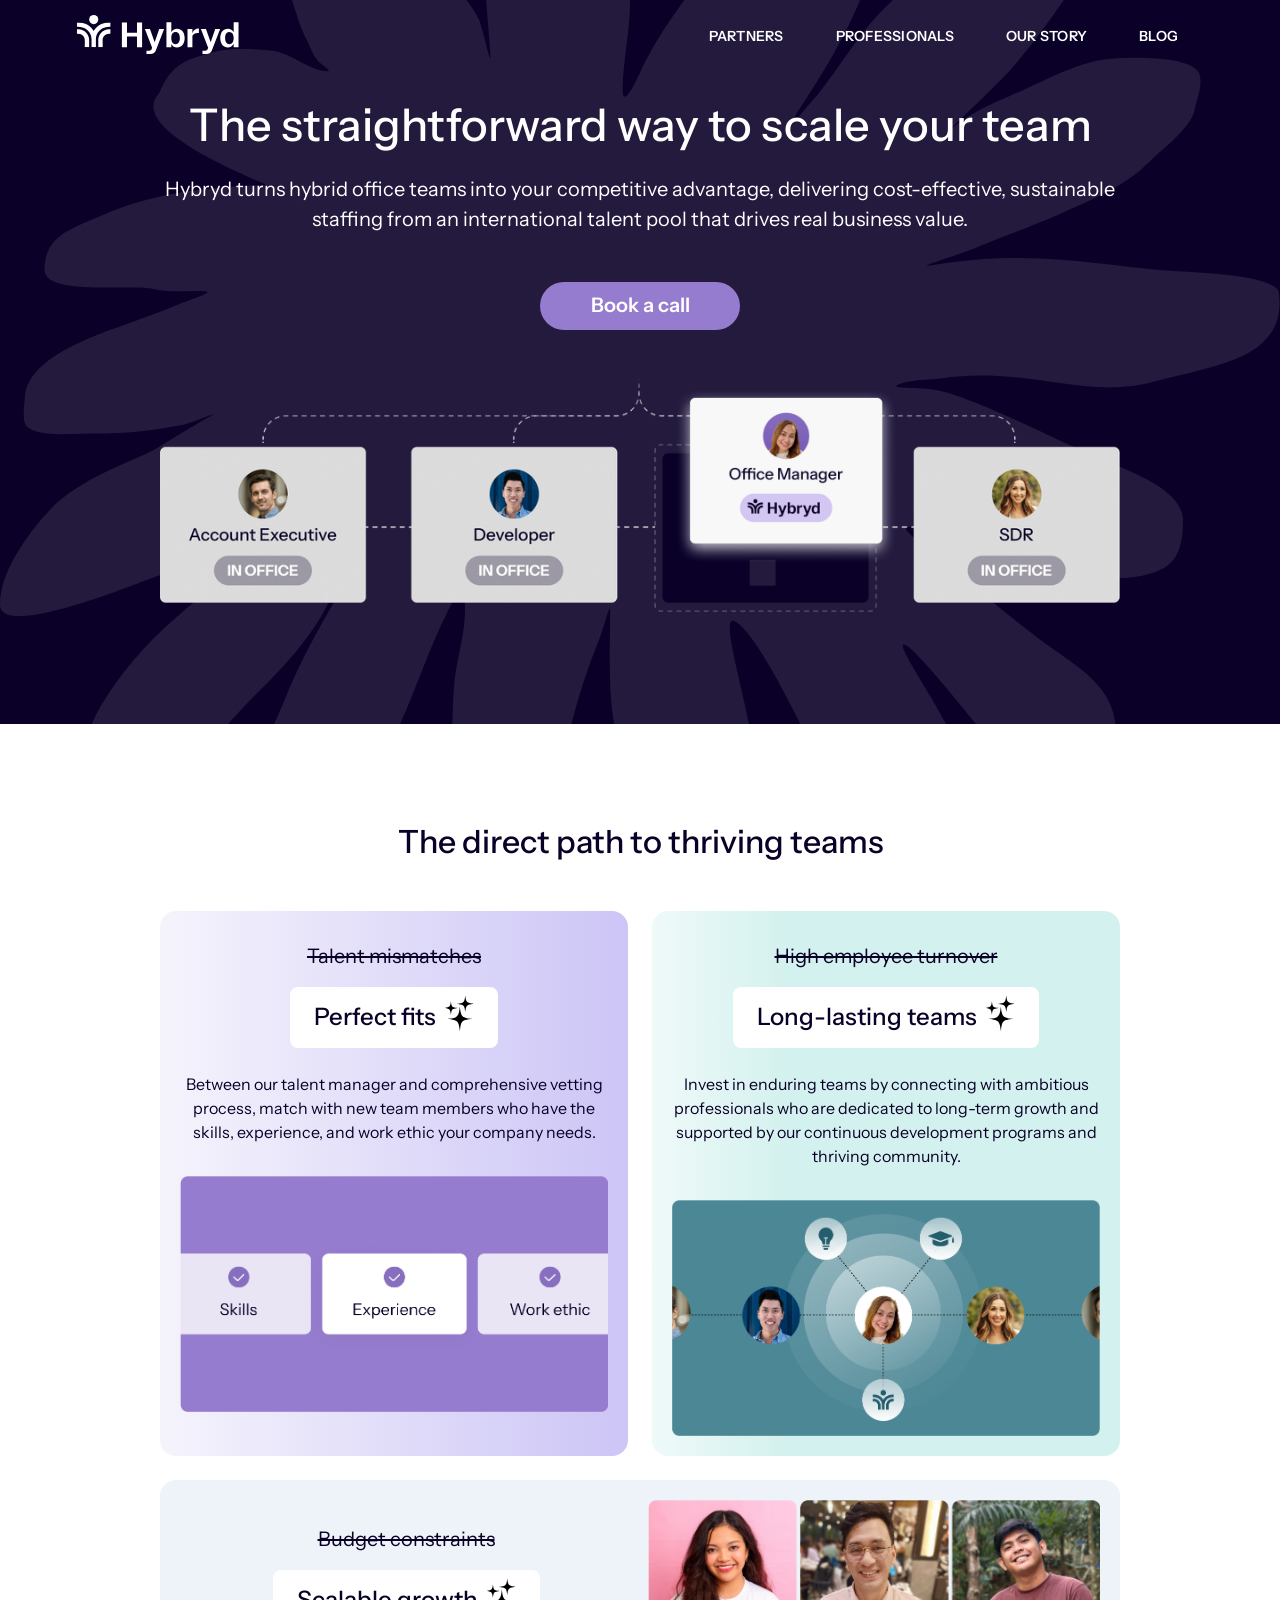
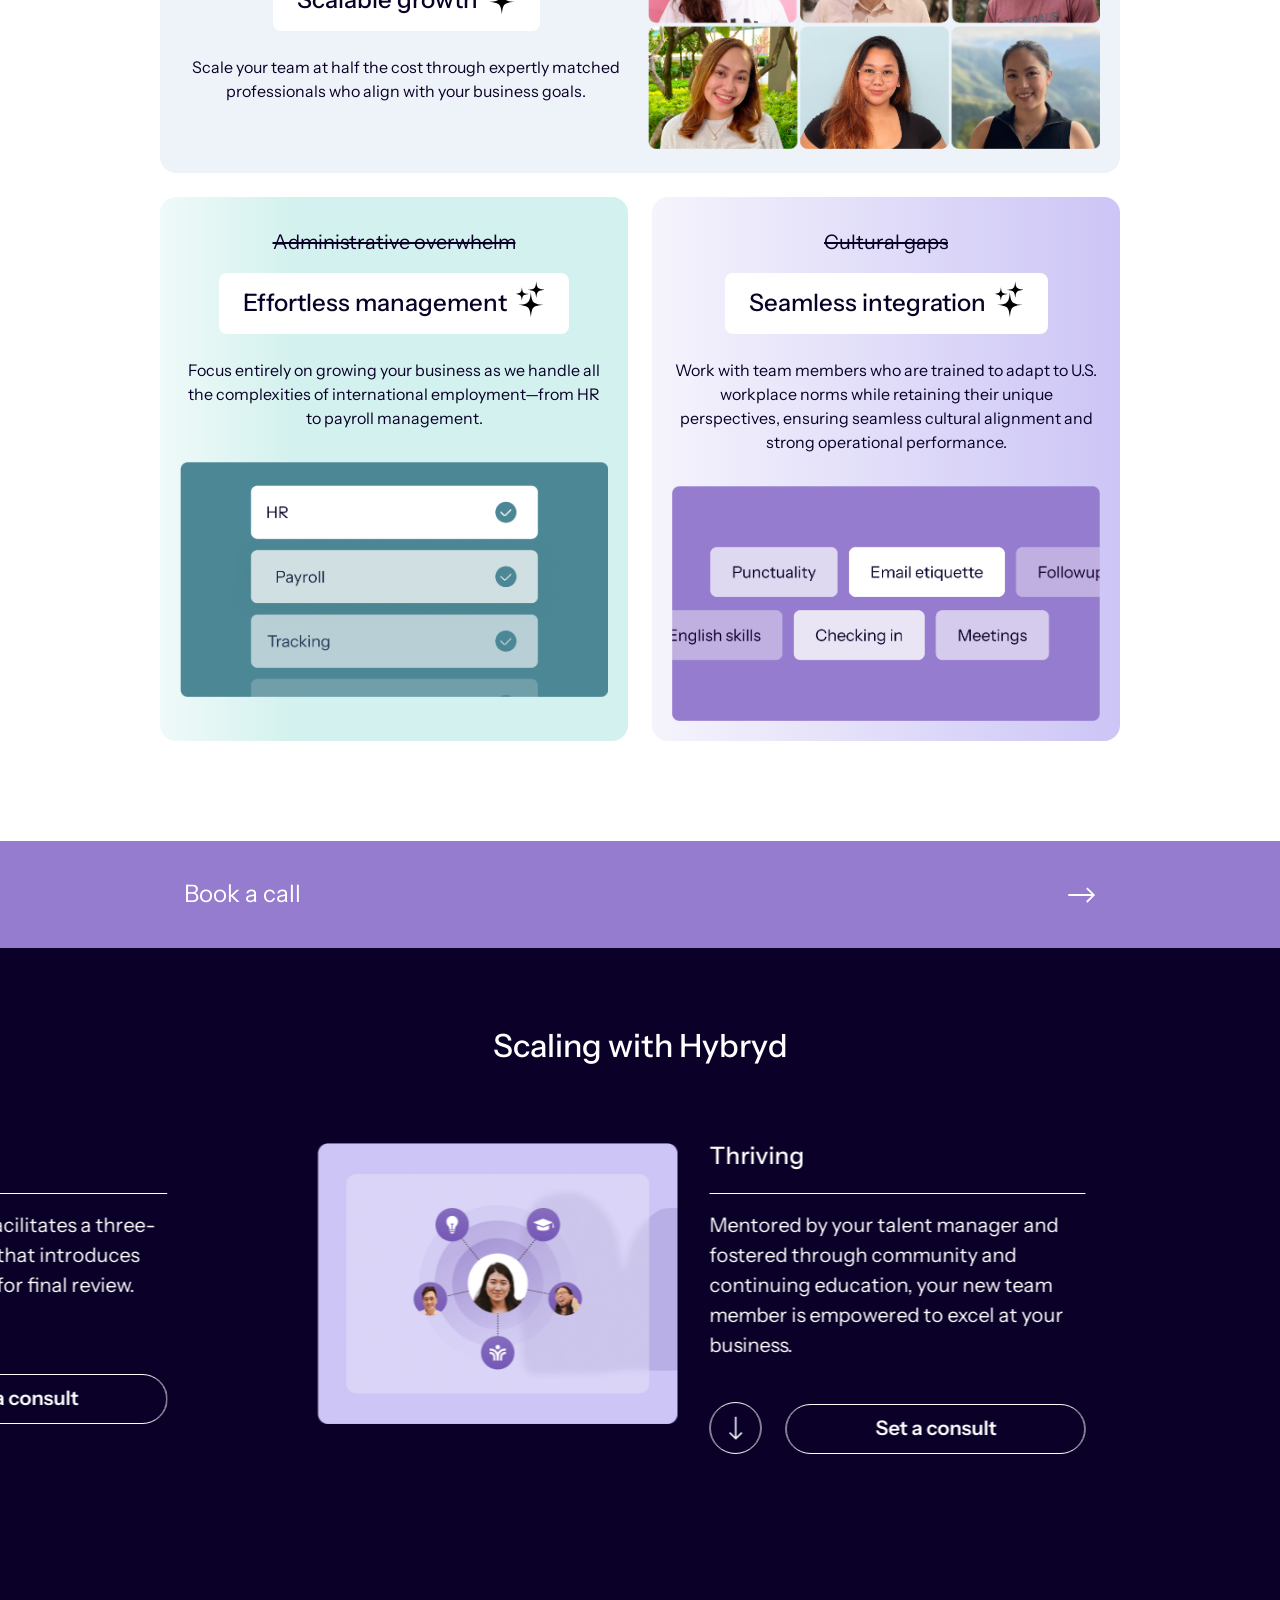
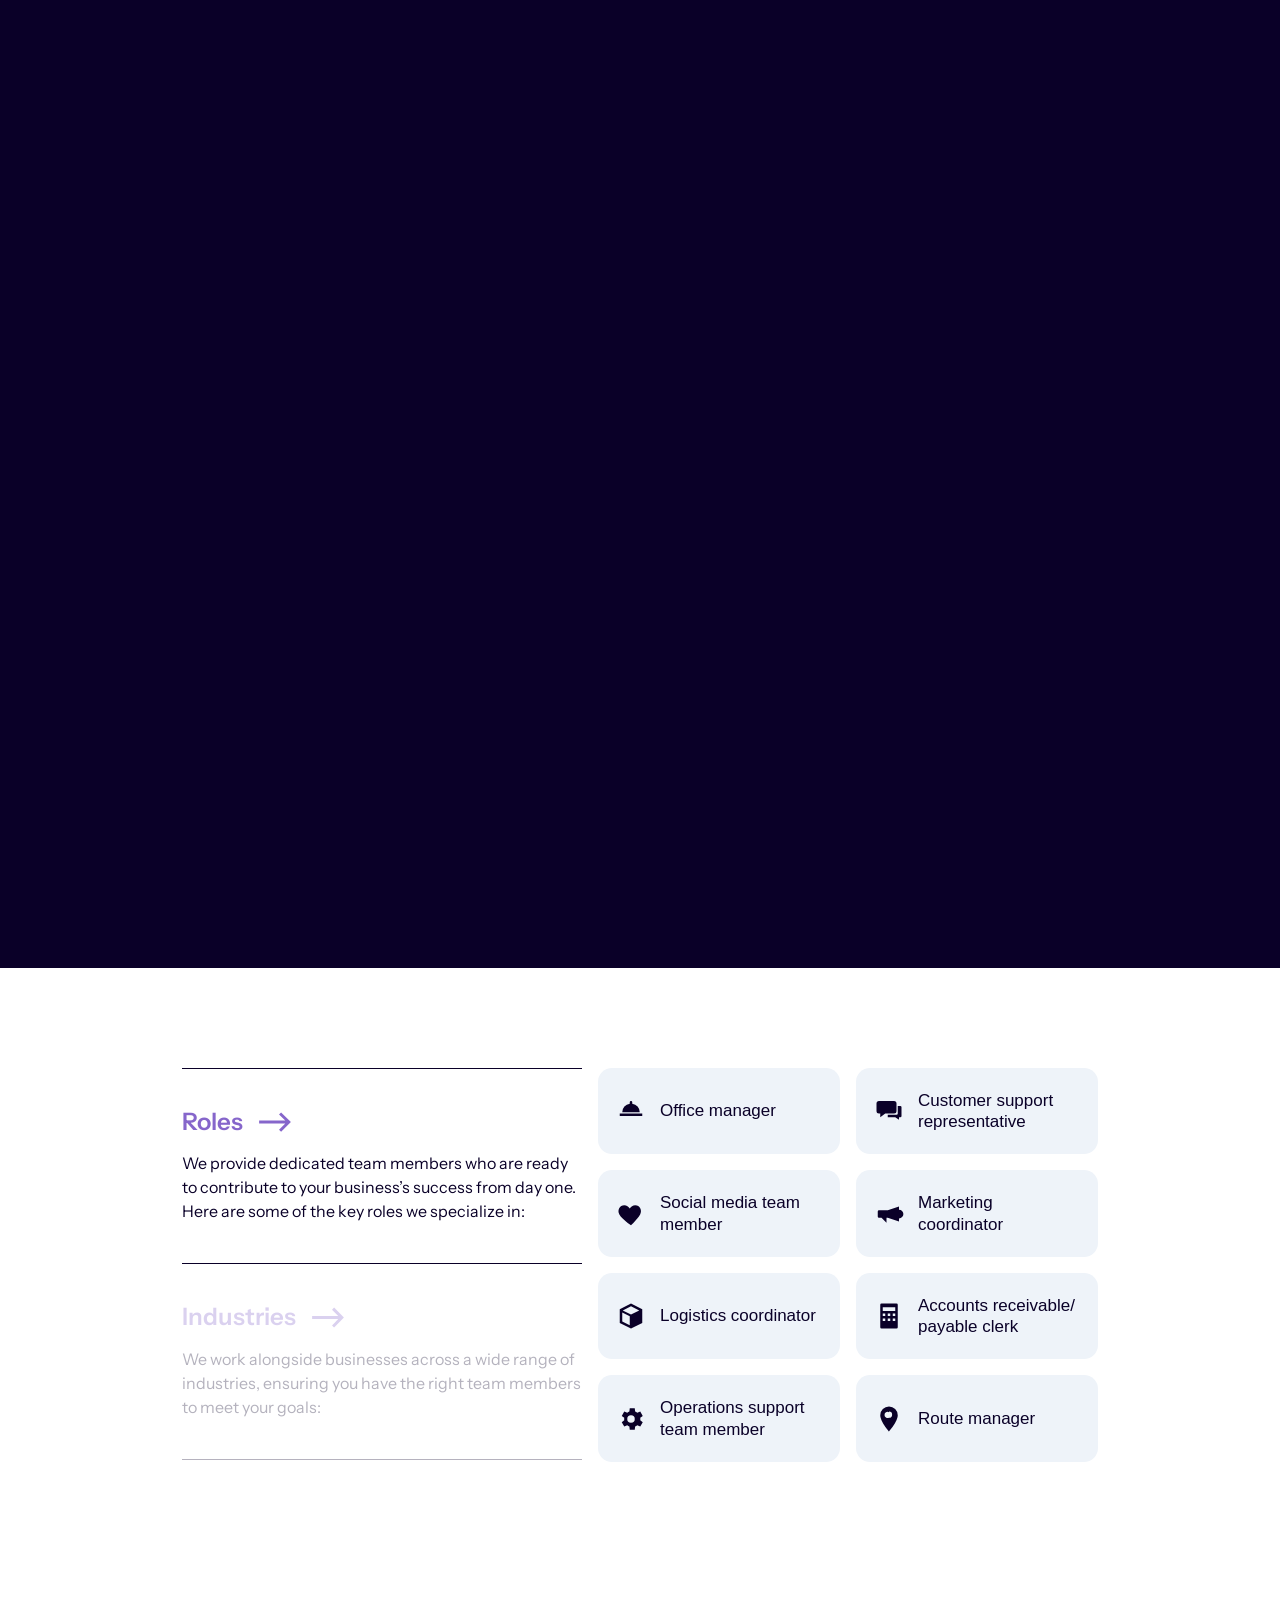
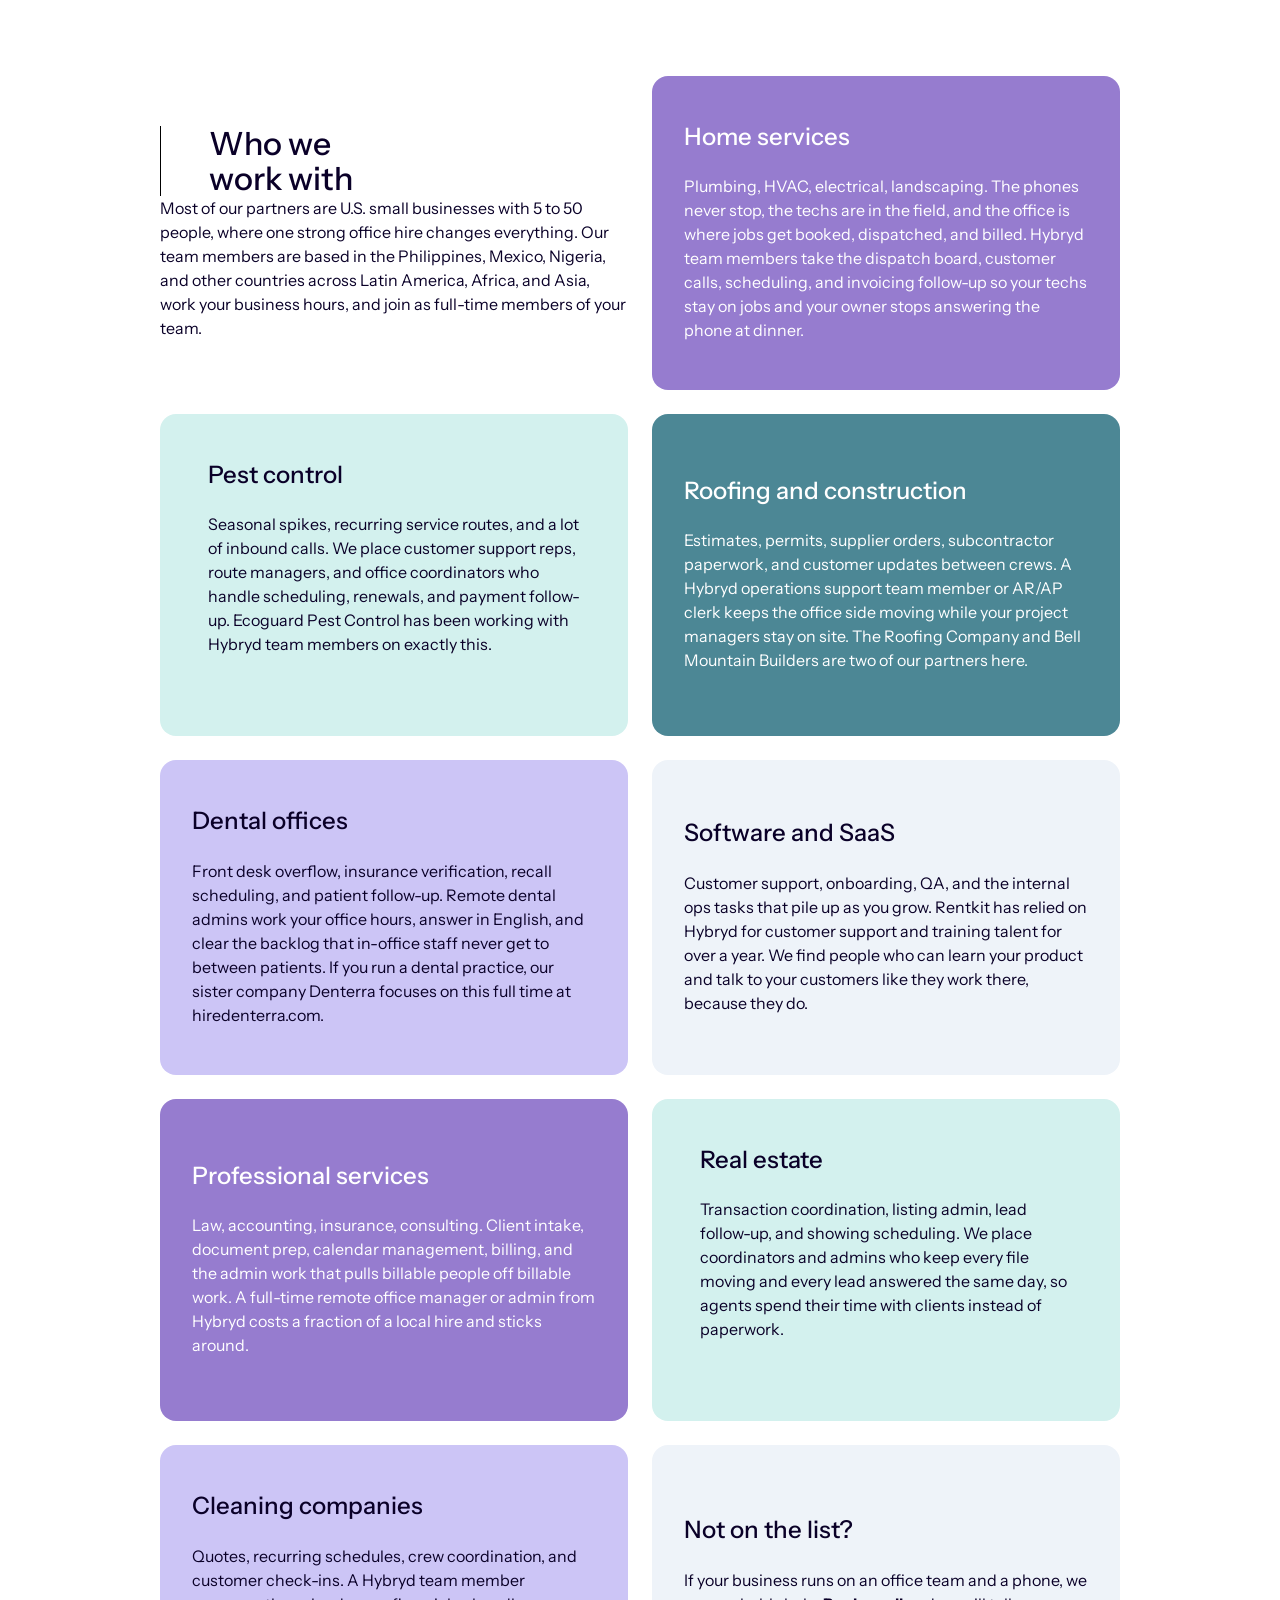
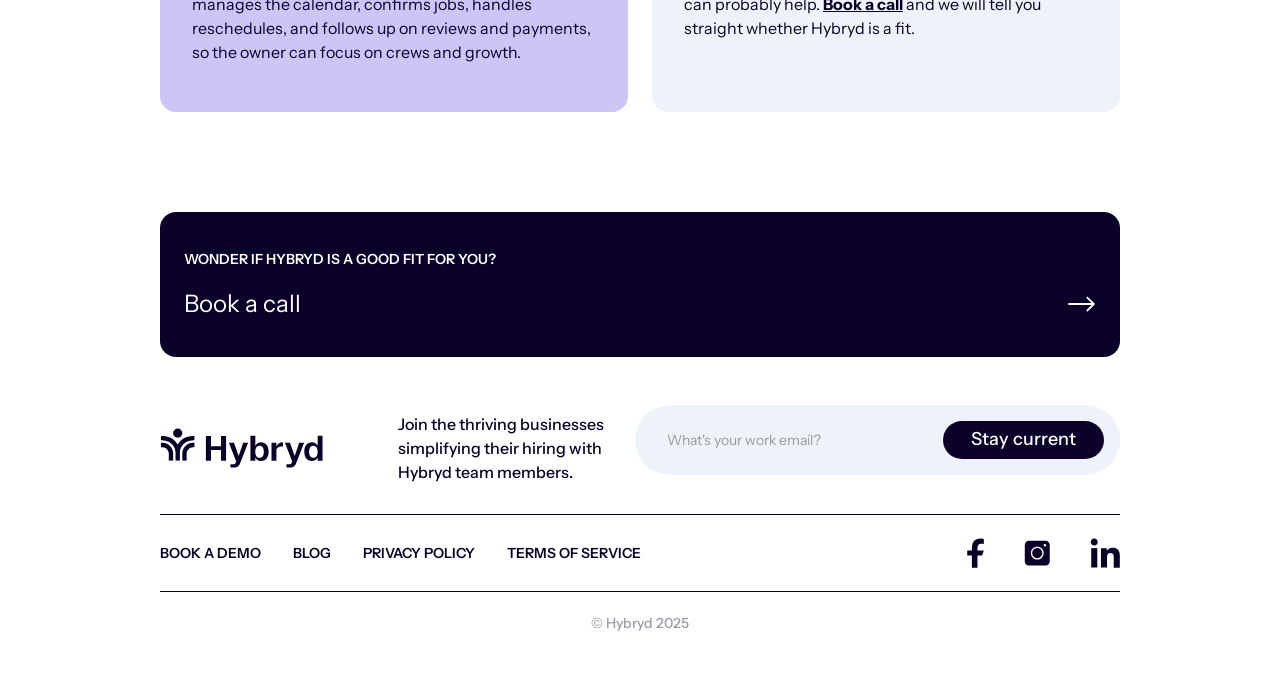
<file: partners.html>
<!DOCTYPE html><html lang="en" data-wf-page="6765eb3c30a8da5422741eee" data-wf-site="67649bd272dbb1e56b13a2b7"><head><meta charset="utf-8"/><title>Hire Remote Office Staff | Vetted International Team Members | Hybryd</title><meta property="og:type" content="website"/><meta property="og:site_name" content="Hybryd"/><meta property="og:locale" content="en_US"/><meta property="og:url" content="https://www.hirehybryd.com/partners"/><meta property="og:title" content="Hire Remote Office Staff | Vetted International Team Members | Hybryd"/><meta property="og:description" content="Scale your team at about half the cost with full-time remote office managers, customer support reps, bookkeeping clerks, and coordinators from the Philippines, Latin America, Africa, and Asia. Hybryd vets, matches, and manages HR and payroll for home services, pest control, roofing, dental, SaaS, and more."/><meta property="og:image" content="https://www.hirehybryd.com/images/og-image.png"/><meta property="og:image:width" content="1200"/><meta property="og:image:height" content="630"/><meta property="og:image:alt" content="Hybryd: remote team members who stay and grow with you"/><meta name="twitter:card" content="summary_large_image"/><meta name="twitter:title" content="Hire Remote Office Staff | Vetted International Team Members | Hybryd"/><meta name="twitter:description" content="Scale your team at about half the cost with full-time remote office managers, customer support reps, bookkeeping clerks, and coordinators from the Philippines, Latin America, Africa, and Asia. Hybryd vets, matches, and manages HR and payroll for home services, pest control, roofing, dental, SaaS, and more."/><meta name="twitter:image" content="https://www.hirehybryd.com/images/og-image.png"/><link rel="canonical" href="https://www.hirehybryd.com/partners"/><meta content="Scale your team at about half the cost with full-time remote office managers, customer support reps, bookkeeping clerks, and coordinators from the Philippines, Latin America, Africa, and Asia. Hybryd vets, matches, and manages HR and payroll for home services, pest control, roofing, dental, SaaS, and more." name="description"/><meta content="width=device-width, initial-scale=1" name="viewport"/><link href="/css/site.css" rel="stylesheet" type="text/css" crossorigin="anonymous"/><link href="https://fonts.googleapis.com" rel="preconnect"/><link href="https://fonts.gstatic.com" rel="preconnect" crossorigin="anonymous"/><link href="https://fonts.googleapis.com/css2?family=Instrument+Sans:wght@300;400;500;600;700&display=swap" rel="stylesheet"><script type="text/javascript">!function(o,c){var n=c.documentElement,t=" w-mod-";n.className+=t+"js",("ontouchstart"in o||o.DocumentTouch&&c instanceof DocumentTouch)&&(n.className+=t+"touch")}(window,document);</script><link href="/images/group-119.png" rel="shortcut icon" type="image/x-icon"/><link href="/images/logo-group-120.png" rel="apple-touch-icon"/><!-- start roles/industries animation -->
<style>
/* Add pointer cursor at the top for better structure */
.roles-box,
.industries-box {
  cursor: pointer;
}

/* Transition effects for elements */
.roles-box,
.industries-box,
.roles-image,
.industries-image {
  transition: opacity 0.6s ease-in-out;
}
</style>
<!-- end roles/industries animation --><script type="application/ld+json">{"@context": "https://schema.org", "@graph": [{"@type": "Organization", "@id": "https://www.hirehybryd.com/#organization", "name": "Hybryd", "legalName": "Hybryd LLC", "url": "https://www.hirehybryd.com/", "logo": {"@type": "ImageObject", "url": "https://www.hirehybryd.com/images/logo-group-120.png"}, "image": "https://www.hirehybryd.com/images/og-image.png", "description": "International remote staffing agency connecting U.S. small businesses with vetted, full-time professionals based in the Philippines, Mexico, Nigeria, and other countries across Latin America, Africa, and Asia, for office operations, customer support, and administrative roles.", "foundingDate": "2023", "founder": {"@type": "Person", "name": "Russell Mathias"}, "address": {"@type": "PostalAddress", "streetAddress": "412 W Rivers Edge Dr", "addressLocality": "Provo", "addressRegion": "UT", "postalCode": "84604", "addressCountry": "US"}, "areaServed": "US", "email": "team@hirehybryd.com", "sameAs": ["https://www.facebook.com/profile.php?id=61556228158531", "https://www.instagram.com/hirehybryd/", "https://www.linkedin.com/company/hire-hybryd/"]}, {"@type": "WebSite", "@id": "https://www.hirehybryd.com/#website", "url": "https://www.hirehybryd.com/", "name": "Hybryd", "publisher": {"@id": "https://www.hirehybryd.com/#organization"}}, {"@type": "Service", "@id": "https://www.hirehybryd.com/partners#service", "name": "Remote staffing for small business office operations", "serviceType": "Remote staffing agency", "provider": {"@id": "https://www.hirehybryd.com/#organization"}, "areaServed": "US", "description": "Full-time, vetted international team members based in the Philippines, Mexico, Nigeria, and across Latin America, Africa, and Asia, for office operations, customer support, bookkeeping, marketing, and logistics roles. Hybryd handles recruiting, vetting, HR, and payroll, and invests in ongoing development and retention.", "hasOfferCatalog": {"@type": "OfferCatalog", "name": "Roles we place", "itemListElement": [{"@type": "Offer", "itemOffered": {"@type": "Service", "name": "Office manager"}}, {"@type": "Offer", "itemOffered": {"@type": "Service", "name": "Customer support representative"}}, {"@type": "Offer", "itemOffered": {"@type": "Service", "name": "Social media team member"}}, {"@type": "Offer", "itemOffered": {"@type": "Service", "name": "Marketing coordinator"}}, {"@type": "Offer", "itemOffered": {"@type": "Service", "name": "Logistics coordinator"}}, {"@type": "Offer", "itemOffered": {"@type": "Service", "name": "Accounts receivable / payable clerk"}}, {"@type": "Offer", "itemOffered": {"@type": "Service", "name": "Operations support team member"}}, {"@type": "Offer", "itemOffered": {"@type": "Service", "name": "Route manager"}}]}, "audience": {"@type": "BusinessAudience", "audienceType": "Construction, Dental, Professional services, Software as a service (SaaS), Home services (plumbing, HVAC, etc.), Real estate, Cleaning companies, Pest control"}}]}</script></head><body><div data-animation="default" data-collapse="medium" data-duration="400" data-easing="ease" data-easing2="ease" role="banner" class="navigation w-nav"><div class="container"><div class="navbar-wrapper"><a href="/" class="home-link w-nav-brand"><img alt="Hybryd logo" loading="lazy" src="/images/hybryd-logo-white.svg" class="image-62"/></a><nav role="navigation" class="nav-menu-wrapper w-nav-menu"><ul role="list" class="nav-menu-two w-list-unstyled"><li class="list-item nav-spacing"><a href="/partners" aria-current="page" class="nav-link w--current">PARTNERS</a></li><li class="nav-spacing"><a href="/professionals" class="nav-link">PROFESSIONALS</a></li><li class="nav-spacing"><a href="/our-story" class="nav-link">OUR STORY</a></li><li><a href="/blog/" class="nav-link">BLOG</a></li><li class="mobile-margin-top-10 hidden"><a href="https://api.leadconnectorhq.com/widget/booking/mN3F1LEz2Q5n6eoMMfK2" target="_blank" class="button-primary w-button">Get Started</a></li></ul></nav><div class="menu-button w-nav-button"><div class="icon w-icon-nav-menu"></div></div></div></div></div><section class="hero-partners"><div class="w-layout-blockcontainer container-xxlarge padding-12px w-container"><h1 class="copy-centered copy-white margin-bottom-24px">The straightforward way to scale your team</h1><h4 class="copy-centered copy-white margin-bottom-48px">Hybryd turns hybrid office teams into your competitive advantage, delivering cost-effective, sustainable staffing from an international talent pool that drives real business value.</h4><div class="margin-bottom-48px"><a href="https://api.leadconnectorhq.com/widget/booking/mN3F1LEz2Q5n6eoMMfK2" target="_blank" class="button w-button">Book a call</a></div><div class="div-block-24"><img alt="Candidate profile cards showing roles like account executive, developer, and SDR" src="/images/partners.png" loading="lazy" sizes="(max-width: 479px) 95vw, (max-width: 767px) 94vw, (max-width: 991px) 95vw, 959.984375px" srcset="/images/partners-p-500.png 500w, /images/partners-p-800.png 800w, /images/partners-p-1080.png 1080w, /images/partners-p-1600.png 1600w, /images/partners-p-2000.png 2000w, /images/partners.png 2016w"/><img alt="Hybryd office manager profile card" src="/images/partners-img.png" loading="lazy" width="227" sizes="(max-width: 479px) 70px, (max-width: 767px) 140px, (max-width: 991px) 180px, (max-width: 1279px) 236px, 224px" srcset="/images/partners-img-p-500.png 500w, /images/partners-img.png 504w" class="parallax"/></div></div></section><section class="section-100"><div class="w-layout-blockcontainer container-xxlarge padding-0 w-container"><h2 class="copy-centered margin-bottom-64px">The direct path to thriving teams</h2><div class="w-layout-grid grid-4"><div id="w-node-_879883bf-090b-2df7-df34-e35cd3967111-22741eee" class="partners-tile tile-1"><h4 class="copy-centered copy-strikethrough margin-bottom-16px">Talent mismatches</h4><div class="div-block-25 margin-bottom-24px"><h3 class="copy-centered">Perfect fits</h3><img src="/images/frame-1000005421.svg" loading="lazy" alt=""/></div><h5 class="copy-centered margin-bottom-32px">Between our talent manager and comprehensive vetting process, match with new team members who have the skills, experience, and work ethic your company needs.</h5><img alt="Skills, experience, and work ethic: the three things Hybryd vets for" src="/images/frame-1000005430.png" loading="lazy" sizes="(max-width: 479px) 95vw, (max-width: 767px) 71vw, (max-width: 991px) 73vw, 920px" srcset="/images/frame-1000005430-p-500.png 500w, /images/frame-1000005430-p-800.png 800w, /images/frame-1000005430.png 961w" class="image-77"/></div><div id="w-node-edbb14cf-f750-4b2e-f976-0fe284cb83cc-22741eee" class="partners-tile tile-2"><h4 class="copy-centered copy-strikethrough margin-bottom-16px">High employee turnover</h4><div class="div-block-25 margin-bottom-24px"><h3 class="copy-centered">Long-lasting teams</h3><img src="/images/frame-1000005421.svg" loading="lazy" alt=""/></div><h5 class="copy-centered margin-bottom-32px">Invest in enduring teams by connecting with ambitious professionals who are dedicated to long-term growth and supported by our continuous development programs and thriving community.</h5><img alt="Illustration of a team member supported by a Hybryd talent manager, community, and continuing education" src="/images/frame-1000005429.png" loading="lazy" sizes="(max-width: 479px) 95vw, (max-width: 767px) 71vw, (max-width: 991px) 73vw, 920px" srcset="/images/frame-1000005429-p-500.png 500w, /images/frame-1000005429-p-800.png 800w, /images/frame-1000005429.png 959w" class="image-76"/></div><div id="w-node-d744fb9d-c1f0-ab48-0664-3bbd9a33f596-22741eee" class="partners-tile tile-3"><div class="w-layout-grid grid-5"><div id="w-node-_74b97b2b-c823-7727-a64a-75d56af8cf5f-22741eee"><h4 class="copy-centered copy-strikethrough margin-bottom-16px">Budget constraints</h4><div class="div-block-25 margin-bottom-24px"><h3 class="copy-centered">Scalable growth</h3><img src="/images/frame-1000005421.svg" loading="lazy" alt=""/></div><h5 class="copy-centered margin-bottom-32px">Scale your team at half the cost through expertly matched professionals who align with your business goals.</h5></div><img alt="Six Hybryd professionals in portrait photos" src="/images/group-106.png" loading="lazy" id="w-node-d744fb9d-c1f0-ab48-0664-3bbd9a33f59f-22741eee" sizes="(max-width: 479px) 76vw, (max-width: 767px) 71vw, (max-width: 991px) 73vw, 920px" srcset="/images/group-106-p-500.png 500w, /images/group-106-p-800.png 800w, /images/group-106.png 961w" class="image-75"/></div></div><div id="w-node-a8b81d02-8ecb-763c-855c-3c2693c3ef9e-22741eee" class="partners-tile tile-2"><h4 class="copy-centered copy-strikethrough margin-bottom-16px">Administrative overwhelm</h4><div class="div-block-25 margin-bottom-24px"><h3 class="copy-centered">Effortless management</h3><img src="/images/frame-1000005421.svg" loading="lazy" alt=""/></div><h5 class="copy-centered margin-bottom-32px">Focus entirely on growing your business as we handle all the complexities of international employment—from HR to payroll management.</h5><img alt="Skills, experience, and work ethic: the three things Hybryd vets for" src="/images/frame-1000005430-1.png" loading="lazy" sizes="(max-width: 479px) 95vw, (max-width: 767px) 71vw, (max-width: 991px) 73vw, 920px" srcset="/images/frame-1000005430-1-p-500.png 500w, /images/frame-1000005430-1-p-800.png 800w, /images/frame-1000005430-1.png 961w" class="image-74"/></div><div id="w-node-baee6a77-e9ba-5fb3-4c65-2db1fc79fa1d-22741eee" class="partners-tile tile-1"><h4 class="copy-centered copy-strikethrough margin-bottom-16px">Cultural gaps</h4><div class="div-block-25 margin-bottom-24px"><h3 class="copy-centered">Seamless integration</h3><img src="/images/frame-1000005421.svg" loading="lazy" alt=""/></div><h5 class="copy-centered margin-bottom-32px">Work with team members who are trained to adapt to U.S. workplace norms while retaining their unique perspectives, ensuring seamless cultural alignment and strong operational performance.</h5><img alt="Skills, experience, and work ethic: the three things Hybryd vets for" src="/images/frame-1000005430-2.png" loading="lazy" sizes="(max-width: 479px) 95vw, (max-width: 767px) 71vw, (max-width: 991px) 73vw, 920px" srcset="/images/frame-1000005430-2-p-500.png 500w, /images/frame-1000005430-2-p-800.png 800w, /images/frame-1000005430-2.png 961w" class="image-73"/></div></div></div></section><a href="https://api.leadconnectorhq.com/widget/booking/mN3F1LEz2Q5n6eoMMfK2" target="_blank" class="link-block-6 w-inline-block"><section class="cta margin-0 transparent"><div class="w-layout-blockcontainer container-xxlarge block padding-24px w-container"><div class="div-block-14"><h3 class="copy-white copy-regular">Book a call</h3><img loading="lazy" src="/images/arrow-right-white.svg" alt=""/></div></div></section></a><div class="horizontal-scroll"><div data-w-id="683acacb-10b9-3356-be26-6f4f0877fa1b" class="section expand"><div class="container-2 sticky"><div class="wrapper"><h2 class="copy-white copy-centered padding-bottom-80px">Scaling with Hybryd</h2><div class="c-scrolling-content"><div class="_w-scrolling-content"><div class="c-scroll-track"><div class="scroll-card"><div class="div-block-27"><div id="w-node-_683acacb-10b9-3356-be26-6f4f0877fa25-22741eee" class="w-layout-layout quick-stack-4 wf-layout-layout"><div class="w-layout-cell cell-14"><div class="div-block-84"><img alt="Illustration of a checklist being aligned with Hybryd during the initial consult" sizes="(max-width: 479px) 76vw, (max-width: 767px) 68vw, (max-width: 991px) 57vw, 60vw" srcset="/images/aligning-img-p-500.png 500w, /images/aligning-img-p-800.png 800w, /images/aligning-img-p-1080.png 1080w, /images/aligning-img.png 1141w" src="/images/aligning-img.png" loading="lazy" class="image-69"/></div></div><div class="w-layout-cell cell-3"><div class="div-block-17 mobile-centered"><div class="div-block-26"><h3 class="copy-white padding-bottom-24px underline mobile-centered">Aligning</h3><h4 class="copy-white padding-top-16px mobile-centered">In an initial consult, a dedicated talent manager will connect with you to understand your business goals and hybrid growth of your office operations.</h4></div><div class="div-block-19 mobile-hidden"><a href="#roles-section" class="link-block arrow-button mobile-hidden w-inline-block"><img loading="lazy" src="/images/arrow-down-white.svg" alt="" class="image-5"/></a><a href="https://api.leadconnectorhq.com/widget/booking/mN3F1LEz2Q5n6eoMMfK2" target="_blank" class="button button-secondary w-button">Set a consult</a></div></div></div></div></div></div><div class="scroll-card"><div><div id="w-node-_683acacb-10b9-3356-be26-6f4f0877fa36-22741eee" class="w-layout-layout quick-stack-4 wf-layout-layout"><div class="w-layout-cell cell-15"><div class="div-block-85"><img alt="Illustration of Hybryd scouting and vetting candidates to find the right match" sizes="(max-width: 479px) 76vw, (max-width: 767px) 68vw, (max-width: 991px) 57vw, 60vw" srcset="/images/group-72-p-500.png 500w, /images/group-72-p-800.png 800w, /images/group-72-p-1080.png 1080w, /images/group-72.png 1141w" src="/images/group-72.png" loading="lazy" class="image-70"/></div></div><div class="w-layout-cell cell-3"><div class="div-block-17 mobile-centered"><div class="div-block-26 mobile-centered"><h3 class="copy-white padding-bottom-24px underline mobile-centered">Scouting</h3><h4 class="copy-white padding-top-16px">Next, your talent manager contacts, vets, and recommends the skilled professional who matches your business needs and unique company culture.</h4></div><div class="div-block-19 mobile-hidden"><a href="#roles-section" class="link-block arrow-button w-inline-block"><img loading="lazy" src="/images/arrow-down-white.svg" alt="" class="image-5"/></a><a href="https://api.leadconnectorhq.com/widget/booking/mN3F1LEz2Q5n6eoMMfK2" target="_blank" class="button button-secondary w-button">Set a consult</a></div></div></div></div></div></div><div class="scroll-card"><div><div id="w-node-_683acacb-10b9-3356-be26-6f4f0877fa47-22741eee" class="w-layout-layout quick-stack-4 wf-layout-layout"><div class="w-layout-cell cell-16"><div class="div-block-86"><img alt="Illustration of the Hybryd three-way interview: introduction and final interview between you, the candidate, and Hybryd" sizes="(max-width: 479px) 76vw, (max-width: 767px) 68vw, (max-width: 991px) 57vw, 60vw" srcset="/images/group-117-p-500.png 500w, /images/group-117-p-800.png 800w, /images/group-117-p-1080.png 1080w, /images/group-117.png 1141w" src="/images/group-117.png" loading="lazy" class="image-71"/></div></div><div class="w-layout-cell cell-3"><div class="div-block-17 mobile-centered"><div class="div-block-26"><h3 class="copy-white padding-bottom-24px underline mobile-centered">Connecting</h3><h4 class="copy-white padding-top-16px mobile-centered">Your talent manager facilitates a three-way interview process that introduces you to your candidate for final review.</h4></div><div class="div-block-19 mobile-hidden"><a href="#roles-section" class="link-block arrow-button w-inline-block"><img loading="lazy" src="/images/arrow-down-white.svg" alt="" class="image-5"/></a><a href="https://api.leadconnectorhq.com/widget/booking/mN3F1LEz2Q5n6eoMMfK2" target="_blank" class="button button-secondary w-button">Set a consult</a></div></div></div></div></div></div><div class="scroll-card"><div><div id="w-node-_683acacb-10b9-3356-be26-6f4f0877fa58-22741eee" class="w-layout-layout quick-stack-4 wf-layout-layout"><div class="w-layout-cell cell-17"><div class="div-block-87"><img alt="Illustration of a Hybryd talent manager connected to a candidate, training, and ideas" sizes="(max-width: 479px) 97vw, (max-width: 767px) 68vw, (max-width: 991px) 57vw, 60vw" srcset="/images/group-81-p-500.png 500w, /images/group-81-p-800.png 800w, /images/group-81-p-1080.png 1080w, /images/group-81.png 1142w" src="/images/group-81.png" loading="lazy" class="image-72"/></div></div><div class="w-layout-cell cell-3"><div class="div-block-17 mobile-centered"><div class="div-block-26"><h3 class="copy-white padding-bottom-24px underline mobile-centered">Thriving</h3><h4 class="copy-white padding-top-16px mobile-centered">Mentored by your talent manager and fostered through community and continuing education, your new team member is empowered to excel at your business.</h4></div><div class="div-block-19"><a href="#roles-section" class="link-block arrow-button mobile-hidden w-inline-block"><img loading="lazy" src="/images/arrow-down-white.svg" alt="" class="image-5"/></a><a href="https://api.leadconnectorhq.com/widget/booking/mN3F1LEz2Q5n6eoMMfK2" target="_blank" class="button button-secondary w-button">Set a consult</a></div></div></div></div></div></div></div></div></div></div></div></div></div><section id="roles-section" class="section-100"><div class="w-layout-blockcontainer container-xxlarge w-container"><div class="w-layout-grid grid-6"><div><div class="roles-box"><div class="div-block-68 mobile-centered"><h3 class="copy-semibold copy-purple">Roles</h3><img src="/images/arrow-right-purple.svg" loading="lazy" alt="" class="image-68 mobile-hidden"/></div><h5 class="mobile-centered">We provide dedicated team members who are ready to contribute to your business’s success from day one. Here are some of the key roles we specialize in:</h5></div><div class="industries-box"><div class="div-block-68 mobile-centered"><h3 class="copy-semibold copy-purple">Industries</h3><img src="/images/arrow-right-purple.svg" loading="lazy" alt="" class="image-68 mobile-hidden"/></div><h5 class="mobile-centered">We work alongside businesses across a wide range of industries, ensuring you have the right team members to meet your goals:</h5></div></div><div id="w-node-af4103b8-9106-0b5e-7522-8e8f0d3e18a3-22741eee" class="div-block-69 mobile-centered"><div class="roles-image rg-grid" role="list" aria-label="Roles we place"><div class="rg-card"><svg viewBox="0 0 24 24" aria-hidden="true"><path d="M12 4a1 1 0 0 1 1 1v1.1a7 7 0 0 1 6 6.9H5a7 7 0 0 1 6-6.9V5a1 1 0 0 1 1-1zm-9 10h18v2H3v-2z"/></svg><span>Office manager</span></div><div class="rg-card"><svg viewBox="0 0 24 24" aria-hidden="true"><path d="M4 4h12a2 2 0 0 1 2 2v6a2 2 0 0 1-2 2H9l-4 3v-3H4a2 2 0 0 1-2-2V6a2 2 0 0 1 2-2zm16 4h1a1 1 0 0 1 1 1v7a1 1 0 0 1-1 1h-1v2l-3-2h-6v-2h7a1 1 0 0 0 1-1V8z"/></svg><span>Customer support representative</span></div><div class="rg-card"><svg viewBox="0 0 24 24" aria-hidden="true"><path d="M12 21s-7-4.6-9.3-8.6C.8 8.9 3 5 6.6 5c2 0 3.4 1.1 4.4 2.5C12 6.1 13.4 5 15.4 5 19 5 21.2 8.9 19.3 12.4 17 16.4 12 21 12 21z"/></svg><span>Social media team member</span></div><div class="rg-card"><svg viewBox="0 0 24 24" aria-hidden="true"><path d="M3 10v4a1 1 0 0 0 1 1h2l4 4v-4h1l9 3V6l-9 3H4a1 1 0 0 0-1 1zm17-1.5v7a3 3 0 0 0 0-7z"/></svg><span>Marketing coordinator</span></div><div class="rg-card"><svg viewBox="0 0 24 24" aria-hidden="true"><path d="M12 2 3 6.5v11L12 22l9-4.5v-11L12 2zm0 2.2 6.6 3.3L12 10.8 5.4 7.5 12 4.2zM5 9.2l6 3v7.1l-6-3V9.2z"/></svg><span>Logistics coordinator</span></div><div class="rg-card"><svg viewBox="0 0 24 24" aria-hidden="true"><path d="M6 2h12a1 1 0 0 1 1 1v18a1 1 0 0 1-1 1H6a1 1 0 0 1-1-1V3a1 1 0 0 1 1-1zm1 3v3h10V5H7zm0 5v2h2v-2H7zm4 0v2h2v-2h-2zm4 0v2h2v-2h-2zm-8 4v2h2v-2H7zm4 0v2h2v-2h-2zm4 0v2h2v-2h-2z"/></svg><span>Accounts receivable/ payable clerk</span></div><div class="rg-card"><svg viewBox="0 0 24 24" aria-hidden="true"><path d="M19.4 13a7.5 7.5 0 0 0 0-2l2-1.5-2-3.5-2.4 1a7.6 7.6 0 0 0-1.7-1l-.3-2.6h-4l-.3 2.6a7.6 7.6 0 0 0-1.7 1l-2.4-1-2 3.5 2 1.5a7.5 7.5 0 0 0 0 2l-2 1.5 2 3.5 2.4-1a7.6 7.6 0 0 0 1.7 1l.3 2.6h4l.3-2.6a7.6 7.6 0 0 0 1.7-1l2.4 1 2-3.5-2-1.5zM12 15a3 3 0 1 1 0-6 3 3 0 0 1 0 6z"/></svg><span>Operations support team member</span></div><div class="rg-card"><svg viewBox="0 0 24 24" aria-hidden="true"><path d="M12 2a7 7 0 0 1 7 7c0 5-7 13-7 13S5 14 5 9a7 7 0 0 1 7-7zm0 4.5A2.5 2.5 0 1 0 12 11a2.5 2.5 0 0 0 0-5z"/></svg><span>Route manager</span></div></div><div class="industries-image rg-grid" role="list" aria-label="Industries we serve"><div class="rg-card"><svg viewBox="0 0 24 24" aria-hidden="true"><path d="M12 3a1 1 0 0 1 1 1v1.1A7 7 0 0 1 19 12H5a7 7 0 0 1 6-6.9V4a1 1 0 0 1 1-1zM3 13h18v2a1 1 0 0 1-1 1H4a1 1 0 0 1-1-1v-2z"/></svg><span>Construction</span></div><div class="rg-card"><svg viewBox="0 0 24 24" aria-hidden="true"><path d="M8 2c1.5 0 2.5.8 4 .8S14.5 2 16 2c3 0 5 2.5 5 6 0 4-3 7-3 13 0 .6-.4 1-1 1-2 0-2.5-6-5-6s-3 6-5 6c-.6 0-1-.4-1-1 0-6-3-9-3-13 0-3.5 2-6 5-6z"/></svg><span>Dental</span></div><div class="rg-card"><svg viewBox="0 0 24 24" aria-hidden="true"><path d="M9 4h6a1 1 0 0 1 1 1v2h4a1 1 0 0 1 1 1v11a1 1 0 0 1-1 1H4a1 1 0 0 1-1-1V8a1 1 0 0 1 1-1h4V5a1 1 0 0 1 1-1zm1 3h4V6h-4v1z"/></svg><span>Professional services</span></div><div class="rg-card"><svg viewBox="0 0 24 24" aria-hidden="true"><path d="M3 5h18a1 1 0 0 1 1 1v10a1 1 0 0 1-1 1H3a1 1 0 0 1-1-1V6a1 1 0 0 1 1-1zm1 2v8h16V7H4zM1 18h22v2H1v-2z"/></svg><span>Software as a service</span></div><div class="rg-card"><svg viewBox="0 0 24 24" aria-hidden="true"><path d="M21.7 7.3a5 5 0 0 1-6.6 6.2l-8 8a2 2 0 0 1-2.8-2.8l8-8a5 5 0 0 1 6.2-6.6l-3 3 .7 2.8 2.8.7 2.7-3.3z"/></svg><span>Home services (plumbing, HVAC, etc.)</span></div><div class="rg-card"><svg viewBox="0 0 24 24" aria-hidden="true"><path d="M12 3 2 12h3v8a1 1 0 0 0 1 1h4v-6h4v6h4a1 1 0 0 0 1-1v-8h3L12 3z"/></svg><span>Real estate</span></div><div class="rg-card"><svg viewBox="0 0 24 24" aria-hidden="true"><path d="M9 2a3 3 0 0 1 3 3 3 3 0 0 1-.2 1.1A4 4 0 1 1 7.4 9 3 3 0 0 1 9 2zm7 6a4 4 0 1 1 0 8 4 4 0 0 1 0-8zm-8 7a3.5 3.5 0 1 1 0 7 3.5 3.5 0 0 1 0-7z"/></svg><span>Cleaning companies</span></div><div class="rg-card"><svg viewBox="0 0 24 24" aria-hidden="true"><path d="M12 7a4 4 0 0 1 4 4v1h2l2-2 1 1-2 3h-3v1l3 3-1 1-3-2.5A4 4 0 0 1 9 17.5L6 20l-1-1 3-3v-1H5l-2-3 1-1 2 2h2v-1a4 4 0 0 1 4-4zm0-5 2 3h-4l2-3z"/></svg><span>Pest control</span></div></div></div></div></div></section><section id="industries-section" class="section-100"><div class="w-layout-blockcontainer container-xxlarge w-container"><div class="w-layout-grid grid-3"><div class="div-block-12"><h2 class="line-left-48px mobile-centered">Who we <br/>work with</h2><h5 class="mobile-centered">Most of our partners are U.S. small businesses with 5 to 50 people, where one strong office hire changes everything. Our team members are based in the Philippines, Mexico, Nigeria, and other countries across Latin America, Africa, and Asia, work your business hours, and join as full-time members of your team.</h5></div><div class="tile-experience background-lavender"><h3 class="copy-white mobile-centered">Home services</h3><h5 class="copy-white mobile-centered">Plumbing, HVAC, electrical, landscaping. The phones never stop, the techs are in the field, and the office is where jobs get booked, dispatched, and billed. Hybryd team members take the dispatch board, customer calls, scheduling, and invoicing follow-up so your techs stay on jobs and your owner stops answering the phone at dinner.</h5></div><div class="tile-experience background-seafoam"><h3 class=" mobile-centered">Pest control</h3><h5 class=" mobile-centered">Seasonal spikes, recurring service routes, and a lot of inbound calls. We place customer support reps, route managers, and office coordinators who handle scheduling, renewals, and payment follow-up. Ecoguard Pest Control has been working with Hybryd team members on exactly this.</h5></div><div class="tile-experience background-green"><h3 class="copy-white mobile-centered">Roofing and construction</h3><h5 class="copy-white mobile-centered">Estimates, permits, supplier orders, subcontractor paperwork, and customer updates between crews. A Hybryd operations support team member or AR/AP clerk keeps the office side moving while your project managers stay on site. The Roofing Company and Bell Mountain Builders are two of our partners here.</h5></div><div class="tile-experience background-light-lavender"><h3 class=" mobile-centered">Dental offices</h3><h5 class=" mobile-centered">Front desk overflow, insurance verification, recall scheduling, and patient follow-up. Remote dental admins work your office hours, answer in English, and clear the backlog that in-office staff never get to between patients. If you run a dental practice, our sister company Denterra focuses on this full time at hiredenterra.com.</h5></div><div class="tile-experience background-gray"><h3 class=" mobile-centered">Software and SaaS</h3><h5 class=" mobile-centered">Customer support, onboarding, QA, and the internal ops tasks that pile up as you grow. Rentkit has relied on Hybryd for customer support and training talent for over a year. We find people who can learn your product and talk to your customers like they work there, because they do.</h5></div><div class="tile-experience background-lavender"><h3 class="copy-white mobile-centered">Professional services</h3><h5 class="copy-white mobile-centered">Law, accounting, insurance, consulting. Client intake, document prep, calendar management, billing, and the admin work that pulls billable people off billable work. A full-time remote office manager or admin from Hybryd costs a fraction of a local hire and sticks around.</h5></div><div class="tile-experience background-seafoam"><h3 class=" mobile-centered">Real estate</h3><h5 class=" mobile-centered">Transaction coordination, listing admin, lead follow-up, and showing scheduling. We place coordinators and admins who keep every file moving and every lead answered the same day, so agents spend their time with clients instead of paperwork.</h5></div><div class="tile-experience background-light-lavender"><h3 class=" mobile-centered">Cleaning companies</h3><h5 class=" mobile-centered">Quotes, recurring schedules, crew coordination, and customer check-ins. A Hybryd team member manages the calendar, confirms jobs, handles reschedules, and follows up on reviews and payments, so the owner can focus on crews and growth.</h5></div><div class="tile-experience background-gray"><h3 class="mobile-centered">Not on the list?</h3><h5 class="mobile-centered">If your business runs on an office team and a phone, we can probably help. <a href="https://api.leadconnectorhq.com/widget/booking/mN3F1LEz2Q5n6eoMMfK2" target="_blank">Book a call</a> and we will tell you straight whether Hybryd is a fit.</h5></div></div></div></section><div class="cta dark padding-24px centered"><a href="https://api.leadconnectorhq.com/widget/booking/mN3F1LEz2Q5n6eoMMfK2" target="_blank" class="link-block-5 w-inline-block"><div class="w-layout-blockcontainer container-xxlarge w-container"><div class="div-block-15"><h5 class="copy-white copy-eyebrow margin-bottom-16px">Wonder if Hybryd Is a good fit for you?</h5><div class="div-block-20"><h3 class="copy-white copy-regular">Book a call</h3><img loading="lazy" src="/images/arrow-right-white.svg" alt=""/></div></div></div></a></div><section class="section-footer"><div class="w-layout-blockcontainer container-xxlarge w-container"><div class="w-layout-grid grid-2"><div id="w-node-_8f6502e7-a35f-4b46-b234-3cda10ff25cf-10ff25cc" class="div-block-12"><img alt="Hybryd logo" loading="lazy" src="/images/hybryd-logo-dark.svg"/></div><div class="div-block-12"><h5 class="copy-medium mobile-centered tablet-left-aligned">Join the thriving businesses simplifying their hiring with Hybryd team members.</h5></div><div id="w-node-_8f6502e7-a35f-4b46-b234-3cda10ff25d4-10ff25cc" class="div-block-22"><div class="w-form"><form id="email-form" name="email-form" data-name="Email Form" method="post" action="https://api.web3forms.com/submit"><input type="hidden" name="access_key" value="WEB3FORMS_ACCESS_KEY"><input type="hidden" name="subject" value="New newsletter signup from hirehybryd.com"><input type="hidden" name="redirect" value="https://www.hirehybryd.com/?subscribed=1"><input type="checkbox" name="botcheck" class="hidden" style="display:none"><div class="div-block-18"><label for="Email-3" class="field-label hidden">What’s your work email?</label><input class="text-field w-input" maxlength="256" name="Email" data-name="Email" placeholder="What&#x27;s your work email?" type="email" id="Email-3" required=""/><div class="div-block-23"><input type="submit" data-wait="Please wait..." class="submit-button w-button" value="Stay current"/></div></div></form><div class="success-message w-form-done"><div class="text-block">Thank you! Your submission has been received!</div></div><div class="error-message w-form-fail"><div class="text-block-2">Please enter a valid email address.</div></div></div></div><div id="w-node-_8f6502e7-a35f-4b46-b234-3cda10ff25e2-10ff25cc" class="lines"><div class="gap-32px padding-44px"><a href="https://api.leadconnectorhq.com/widget/booking/mN3F1LEz2Q5n6eoMMfK2" target="_blank" class="w-inline-block"><h5 class="copy-eyebrow">BOOK A DEMO</h5></a><a href="/blog/" class="w-inline-block"><h5 class="copy-eyebrow">BLOG</h5></a><a href="/privacy-policy" class="w-inline-block"><h5 class="copy-eyebrow">PRIVACY POLICY</h5></a><a href="/terms-of-use" class="w-inline-block"><h5 class="copy-eyebrow">TERMS OF SERVICE</h5></a></div><div class="gap-40px"><a href="https://www.facebook.com/profile.php?id=61556228158531" target="_blank" class="w-inline-block"><img alt="Hybryd on Facebook" loading="lazy" src="/images/facebook.svg"/></a><a href="https://www.instagram.com/hirehybryd/" target="_blank" class="w-inline-block"><img alt="Hybryd on Instagram" loading="lazy" src="/images/instagram.svg"/></a><a href="https://www.linkedin.com/company/hire-hybryd/" target="_blank" class="w-inline-block"><img alt="Hybryd on LinkedIn" loading="lazy" src="/images/linkedin.svg"/></a></div></div><h6 id="w-node-_8f6502e7-a35f-4b46-b234-3cda10ff25f2-10ff25cc" class="opacity">© Hybryd 2025</h6></div></div></section><script src="/js/jquery-3.5.1.min.js" type="text/javascript" crossorigin="anonymous"></script><script src="/js/webflow.schunk.36b8fb49256177c8.js" type="text/javascript" crossorigin="anonymous"></script><script src="/js/webflow.schunk.f71e4146cdb343d7.js" type="text/javascript" crossorigin="anonymous"></script><script src="/js/webflow.schunk.27f93fd622e542df.js" type="text/javascript" crossorigin="anonymous"></script><script src="/js/webflow.e389c32e.428f084fbf807fa0.js" type="text/javascript" crossorigin="anonymous"></script><!-- start roles/industries animation -->
<script>

document.addEventListener("DOMContentLoaded", () => {
  const rolesBox = document.querySelector(".roles-box");
  const industriesBox = document.querySelector(".industries-box");
  const rolesImage = document.querySelector(".roles-image");
  const industriesImage = document.querySelector(".industries-image");

  let activeBox = "roles"; // Initial active box
  let timer; // Timer reference

  // Set initial state
  function setInitialState() {
    rolesBox.style.opacity = "1";
    industriesBox.style.opacity = "0.3";
    rolesImage.style.opacity = "1";
    industriesImage.style.opacity = "0";
  }

  // Switch boxes with easing
  function switchBoxes(target) {
    if (target === "roles") {
      rolesBox.style.transition = "opacity 0.6s ease-in-out";
      industriesBox.style.transition = "opacity 0.6s ease-in-out";
      rolesImage.style.transition = "opacity 0.6s ease-in-out";
      industriesImage.style.transition = "opacity 0.6s ease-in-out";

      rolesBox.style.opacity = "1";
      industriesBox.style.opacity = "0.3";
      rolesImage.style.opacity = "1";
      industriesImage.style.opacity = "0";
    } else {
      industriesBox.style.transition = "opacity 0.6s ease-in-out";
      rolesBox.style.transition = "opacity 0.6s ease-in-out";
      industriesImage.style.transition = "opacity 0.6s ease-in-out";
      rolesImage.style.transition = "opacity 0.6s ease-in-out";

      industriesBox.style.opacity = "1";
      rolesBox.style.opacity = "0.3";
      industriesImage.style.opacity = "1";
      rolesImage.style.opacity = "0";
    }
    activeBox = target;
  }

  // Automatic switching every 7 seconds
  function startTimer() {
    clearInterval(timer);
    timer = setInterval(() => {
      activeBox = activeBox === "roles" ? "industries" : "roles";
      switchBoxes(activeBox);
    }, 10000);
  }

  // Manual click events
  rolesBox.addEventListener("click", () => {
    switchBoxes("roles");
    startTimer();
  });

  industriesBox.addEventListener("click", () => {
    switchBoxes("industries");
    startTimer();
  });

  // Initialize
  setInitialState();
  startTimer();
});
</script>
<!-- end roles/industries animation -->
<!-- start parallax-->
<script>
  document.addEventListener("scroll", function () {
    const scrollPosition = window.scrollY;
    const parallaxElements = document.querySelectorAll(".parallax");
    parallaxElements.forEach((element, index) => {
      const xOffset = scrollPosition * -0.05 // Moves horizontally
      const yOffset = scrollPosition * 0.05; // Moves vertically
      element.style.transform = `translate(${xOffset}px, ${yOffset}px)`;
    });
  });
</script>
<!-- end parallax-->
</body></html>
</file>
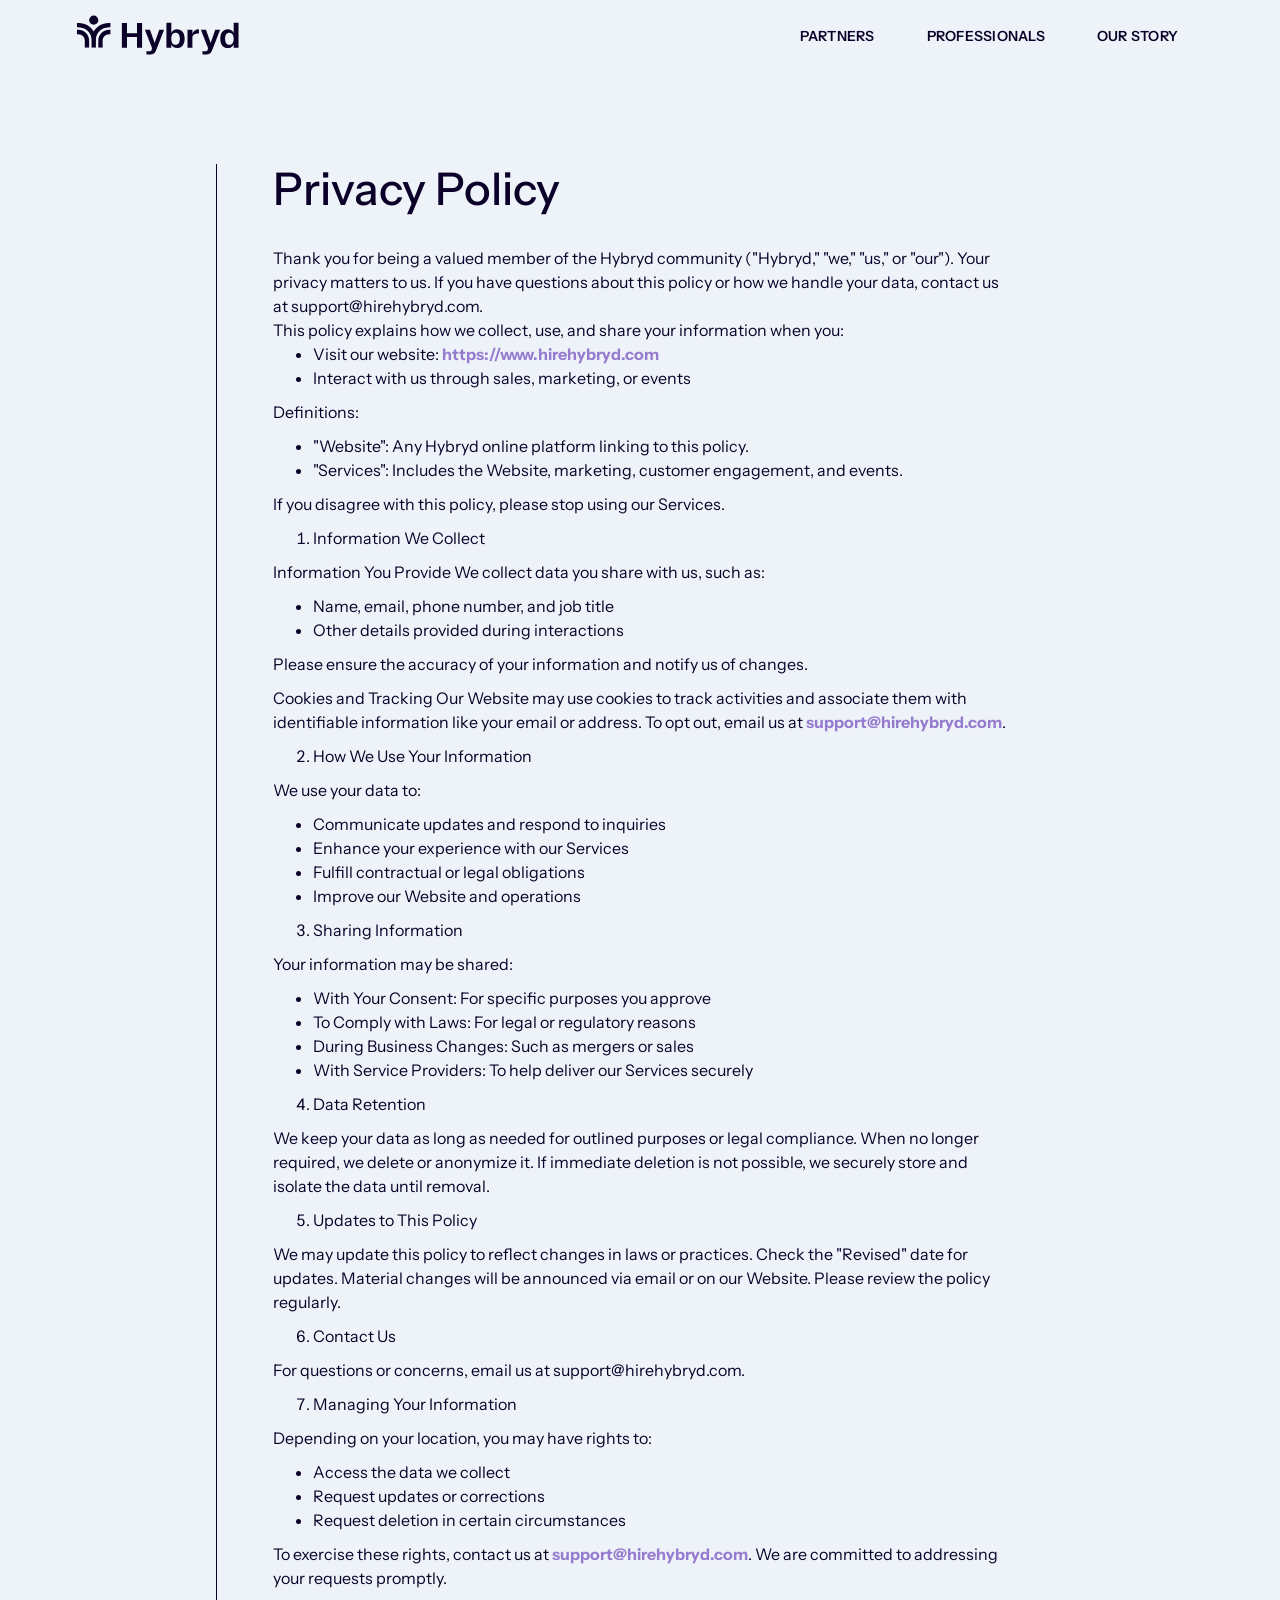
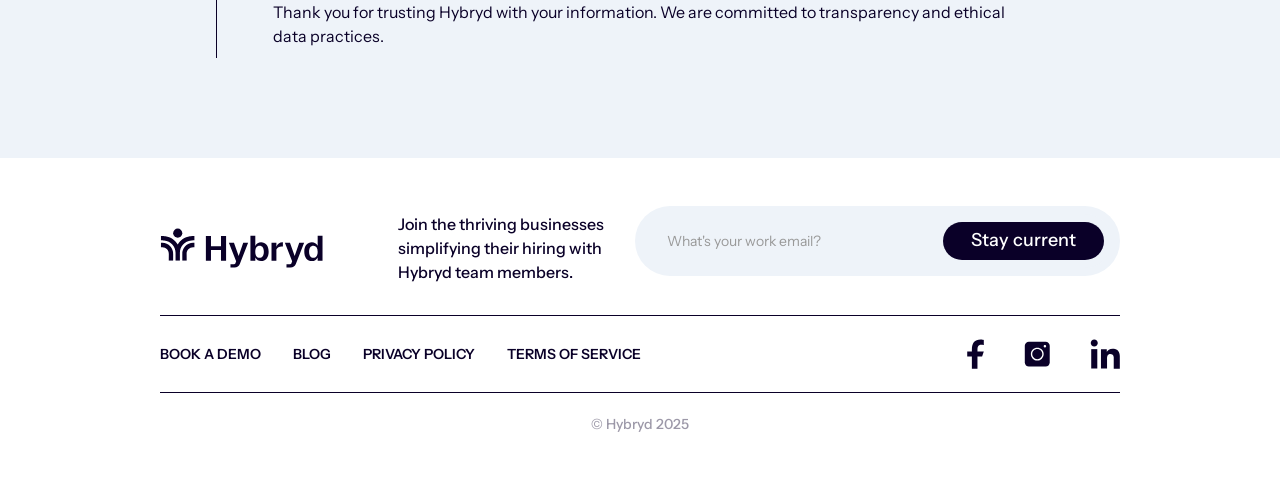
<file: privacy-policy.html>
<!DOCTYPE html><html lang="en" data-wf-page="676b99333d2867263b0ec55e" data-wf-site="67649bd272dbb1e56b13a2b7"><head><meta charset="utf-8"/><title>Privacy Policy | Hybryd</title><meta content="How Hybryd collects, uses, and protects your information." name="description"/><meta property="og:type" content="website"/><meta property="og:site_name" content="Hybryd"/><meta property="og:locale" content="en_US"/><meta property="og:url" content="https://www.hirehybryd.com/privacy-policy"/><meta property="og:title" content="Privacy Policy | Hybryd"/><meta property="og:description" content="How Hybryd collects, uses, and protects your information."/><meta property="og:image" content="https://www.hirehybryd.com/images/og-image.png"/><meta property="og:image:width" content="1200"/><meta property="og:image:height" content="630"/><meta property="og:image:alt" content="Hybryd: remote team members who stay and grow with you"/><meta name="twitter:card" content="summary_large_image"/><meta name="twitter:title" content="Privacy Policy | Hybryd"/><meta name="twitter:description" content="How Hybryd collects, uses, and protects your information."/><meta name="twitter:image" content="https://www.hirehybryd.com/images/og-image.png"/><meta name="robots" content="noindex,follow"/><link rel="canonical" href="https://www.hirehybryd.com/privacy-policy"/><meta content="width=device-width, initial-scale=1" name="viewport"/><link href="/css/site.css" rel="stylesheet" type="text/css" crossorigin="anonymous"/><link href="https://fonts.googleapis.com" rel="preconnect"/><link href="https://fonts.gstatic.com" rel="preconnect" crossorigin="anonymous"/><link href="https://fonts.googleapis.com/css2?family=Instrument+Sans:wght@300;400;500;600;700&display=swap" rel="stylesheet"><script type="text/javascript">!function(o,c){var n=c.documentElement,t=" w-mod-";n.className+=t+"js",("ontouchstart"in o||o.DocumentTouch&&c instanceof DocumentTouch)&&(n.className+=t+"touch")}(window,document);</script><link href="/images/group-119.png" rel="shortcut icon" type="image/x-icon"/><link href="/images/logo-group-120.png" rel="apple-touch-icon"/></head><body><div data-animation="default" data-collapse="medium" data-duration="400" data-easing="ease" data-easing2="ease" role="banner" class="navigation w-nav"><div class="container"><div class="navbar-wrapper"><a href="/" class="home-link w-nav-brand"><img alt="Hybryd logo" loading="lazy" src="/images/hybryd-logo-dark.svg" class="image-67"/></a><nav role="navigation" class="nav-menu-wrapper w-nav-menu"><ul role="list" class="nav-menu-two light w-list-unstyled"><li class="list-item nav-spacing"><a href="/partners" class="nav-link copy-dark">PARTNERS</a></li><li class="nav-spacing"><a href="/professionals" class="nav-link copy-dark">PROFESSIONALS</a></li><li><a href="/our-story" class="nav-link copy-dark">OUR STORY</a></li><li class="mobile-margin-top-10 hidden"><a href="https://api.leadconnectorhq.com/widget/booking/mN3F1LEz2Q5n6eoMMfK2" target="_blank" class="button-primary w-button">Get Started</a></li></ul></nav><div class="menu-button w-nav-button"><div class="icon dark w-icon-nav-menu"></div></div></div></div></div><section class="full-text-page"><div class="w-layout-blockcontainer container-xxlarge w-container"><div class="div-block-80"><h1 class="margin-bottom-64px">Privacy Policy</h1><h3 class="margin-bottom-32px hidden">Lorem ipsum dolor sit amet</h3><h4 class="copy-semibold margin-bottom-32px hidden">Lorem ipsum dolor sit amet</h4><div class="w-richtext"><h5>Thank you for being a valued member of the Hybryd community (&quot;Hybryd,&quot; &quot;we,&quot; &quot;us,&quot; or &quot;our&quot;). Your privacy matters to us. If you have questions about this policy or how we handle your data, contact us at support@hirehybryd.com.</h5><h5>This policy explains how we collect, use, and share your information when you:</h5><ul role="list"><li>Visit our website: <a href="https://www.hirehybryd.com">https://www.hirehybryd.com</a></li><li>Interact with us through sales, marketing, or events</li></ul><p>Definitions:</p><ul role="list"><li>&quot;Website&quot;: Any Hybryd online platform linking to this policy.</li><li>&quot;Services&quot;: Includes the Website, marketing, customer engagement, and events.</li></ul><p>If you disagree with this policy, please stop using our Services.</p><ol role="list"><li>Information We Collect</li></ol><p>Information You Provide We collect data you share with us, such as:</p><ul role="list"><li>Name, email, phone number, and job title</li><li>Other details provided during interactions</li></ul><p>Please ensure the accuracy of your information and notify us of changes.</p><p>Cookies and Tracking Our Website may use cookies to track activities and associate them with identifiable information like your email or address. To opt out, email us at <a href="mailto:support@hirehybryd.com">support@hirehybryd.com</a>.</p><ol start="2" role="list"><li>How We Use Your Information</li></ol><p>We use your data to:</p><ul role="list"><li>Communicate updates and respond to inquiries</li><li>Enhance your experience with our Services</li><li>Fulfill contractual or legal obligations</li><li>Improve our Website and operations</li></ul><ol start="3" role="list"><li>Sharing Information</li></ol><p>Your information may be shared:</p><ul role="list"><li>With Your Consent: For specific purposes you approve</li><li>To Comply with Laws: For legal or regulatory reasons</li><li>During Business Changes: Such as mergers or sales</li><li>With Service Providers: To help deliver our Services securely</li></ul><ol start="4" role="list"><li>Data Retention</li></ol><p>We keep your data as long as needed for outlined purposes or legal compliance. When no longer required, we delete or anonymize it. If immediate deletion is not possible, we securely store and isolate the data until removal.</p><ol start="5" role="list"><li>Updates to This Policy</li></ol><p>We may update this policy to reflect changes in laws or practices. Check the &quot;Revised&quot; date for updates. Material changes will be announced via email or on our Website. Please review the policy regularly.</p><ol start="6" role="list"><li>Contact Us</li></ol><p>For questions or concerns, email us at support@hirehybryd.com.</p><ol start="7" role="list"><li>Managing Your Information</li></ol><p>Depending on your location, you may have rights to:</p><ul role="list"><li>Access the data we collect</li><li>Request updates or corrections</li><li>Request deletion in certain circumstances</li></ul><p>To exercise these rights, contact us at <a href="mailto:support@hirehybryd.com">support@hirehybryd.com</a>. We are committed to addressing your requests promptly.</p><p>Thank you for trusting Hybryd with your information. We are committed to transparency and ethical data practices.</p></div></div></div></section><section class="section-footer"><div class="w-layout-blockcontainer container-xxlarge w-container"><div class="w-layout-grid grid-2"><div id="w-node-_8f6502e7-a35f-4b46-b234-3cda10ff25cf-10ff25cc" class="div-block-12"><img alt="Hybryd logo" loading="lazy" src="/images/hybryd-logo-dark.svg"/></div><div class="div-block-12"><h5 class="copy-medium mobile-centered tablet-left-aligned">Join the thriving businesses simplifying their hiring with Hybryd team members.</h5></div><div id="w-node-_8f6502e7-a35f-4b46-b234-3cda10ff25d4-10ff25cc" class="div-block-22"><div class="w-form"><form id="email-form" name="email-form" data-name="Email Form" method="post" action="https://api.web3forms.com/submit"><input type="hidden" name="access_key" value="WEB3FORMS_ACCESS_KEY"><input type="hidden" name="subject" value="New newsletter signup from hirehybryd.com"><input type="hidden" name="redirect" value="https://www.hirehybryd.com/?subscribed=1"><input type="checkbox" name="botcheck" class="hidden" style="display:none"><div class="div-block-18"><label for="Email-3" class="field-label hidden">What’s your work email?</label><input class="text-field w-input" maxlength="256" name="Email" data-name="Email" placeholder="What&#x27;s your work email?" type="email" id="Email-3" required=""/><div class="div-block-23"><input type="submit" data-wait="Please wait..." class="submit-button w-button" value="Stay current"/></div></div></form><div class="success-message w-form-done"><div class="text-block">Thank you! Your submission has been received!</div></div><div class="error-message w-form-fail"><div class="text-block-2">Please enter a valid email address.</div></div></div></div><div id="w-node-_8f6502e7-a35f-4b46-b234-3cda10ff25e2-10ff25cc" class="lines"><div class="gap-32px padding-44px"><a href="https://api.leadconnectorhq.com/widget/booking/mN3F1LEz2Q5n6eoMMfK2" target="_blank" class="w-inline-block"><h5 class="copy-eyebrow">BOOK A DEMO</h5></a><a href="/blog/" class="w-inline-block"><h5 class="copy-eyebrow">BLOG</h5></a><a href="/privacy-policy" aria-current="page" class="w-inline-block w--current"><h5 class="copy-eyebrow">PRIVACY POLICY</h5></a><a href="/terms-of-use" class="w-inline-block"><h5 class="copy-eyebrow">TERMS OF SERVICE</h5></a></div><div class="gap-40px"><a href="https://www.facebook.com/profile.php?id=61556228158531" target="_blank" class="w-inline-block"><img alt="Hybryd on Facebook" loading="lazy" src="/images/facebook.svg"/></a><a href="https://www.instagram.com/hirehybryd/" target="_blank" class="w-inline-block"><img alt="Hybryd on Instagram" loading="lazy" src="/images/instagram.svg"/></a><a href="https://www.linkedin.com/company/hire-hybryd/" target="_blank" class="w-inline-block"><img alt="Hybryd on LinkedIn" loading="lazy" src="/images/linkedin.svg"/></a></div></div><h6 id="w-node-_8f6502e7-a35f-4b46-b234-3cda10ff25f2-10ff25cc" class="opacity">© Hybryd 2025</h6></div></div></section><script src="/js/jquery-3.5.1.min.js" type="text/javascript" crossorigin="anonymous"></script><script src="/js/webflow.schunk.f71e4146cdb343d7.js" type="text/javascript" crossorigin="anonymous"></script><script src="/js/webflow.94b339a6.3860077135fd0abd.js" type="text/javascript" crossorigin="anonymous"></script></body></html>
</file>
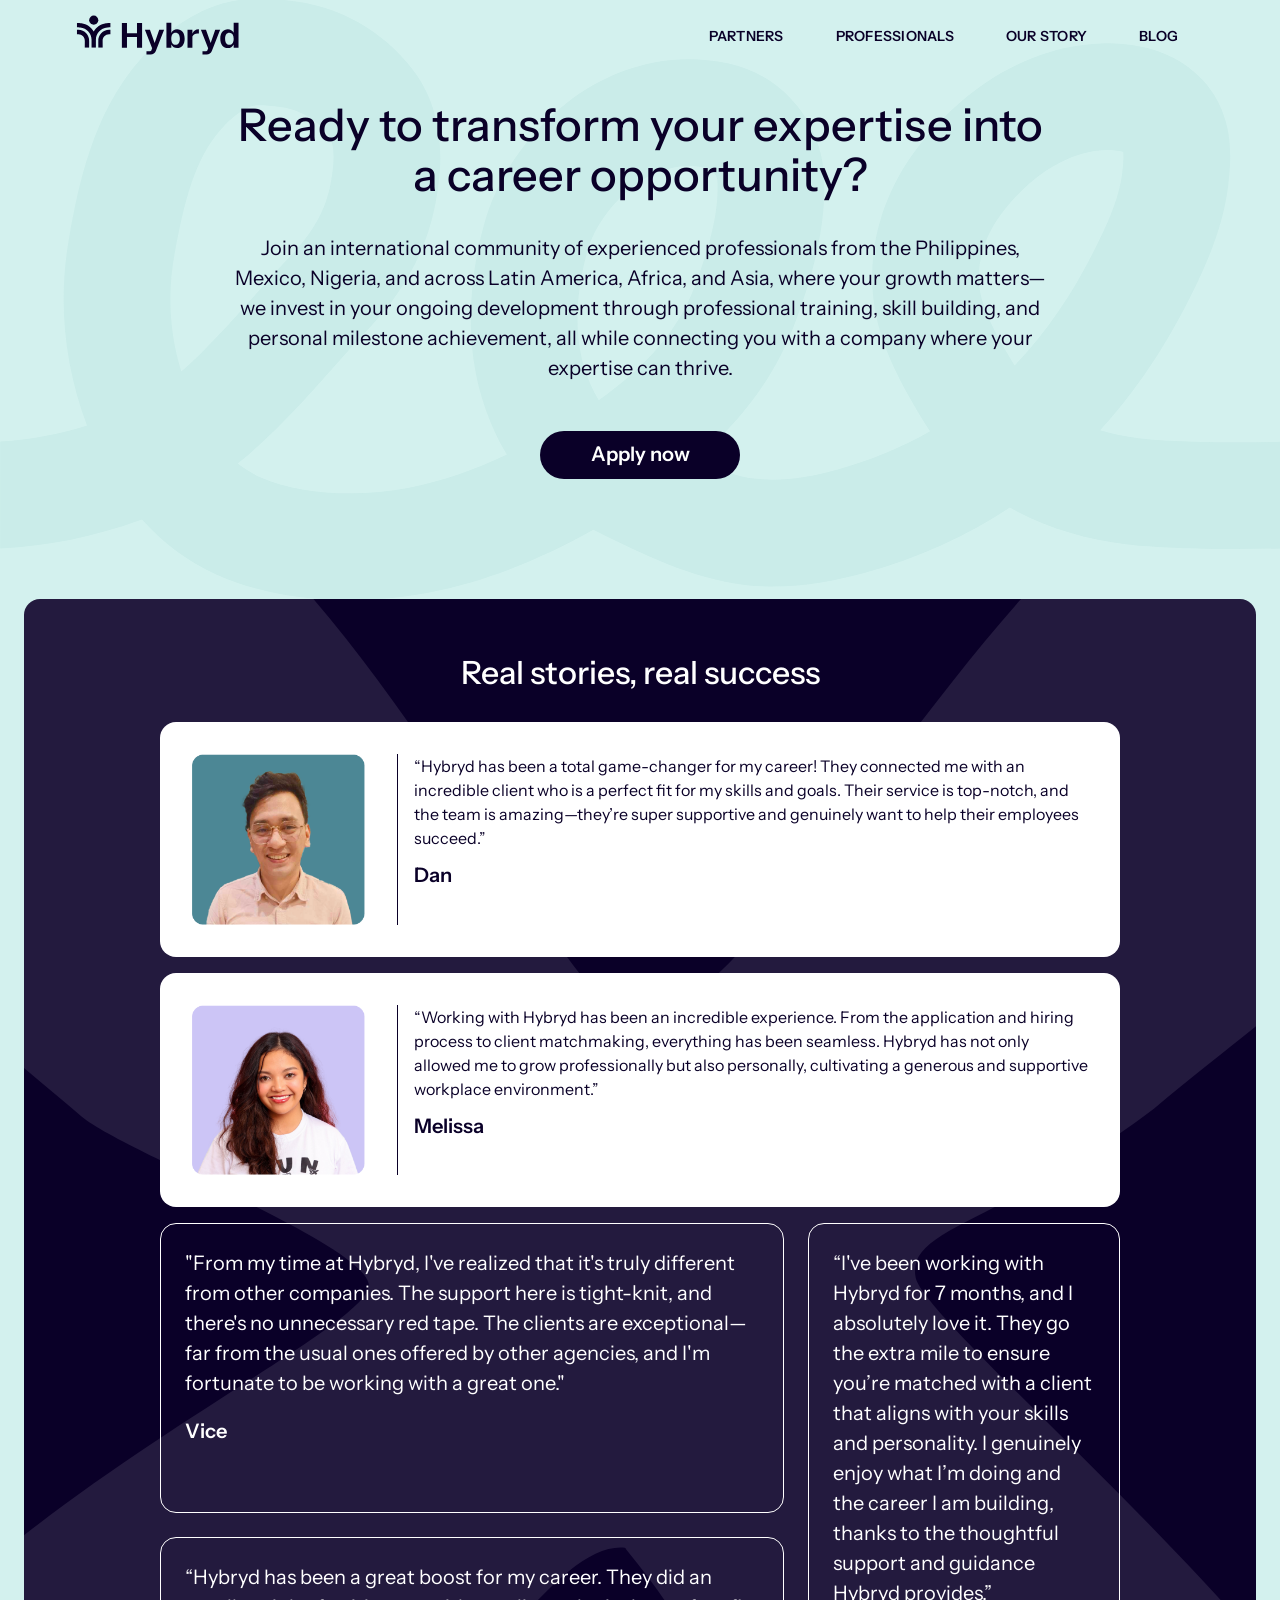
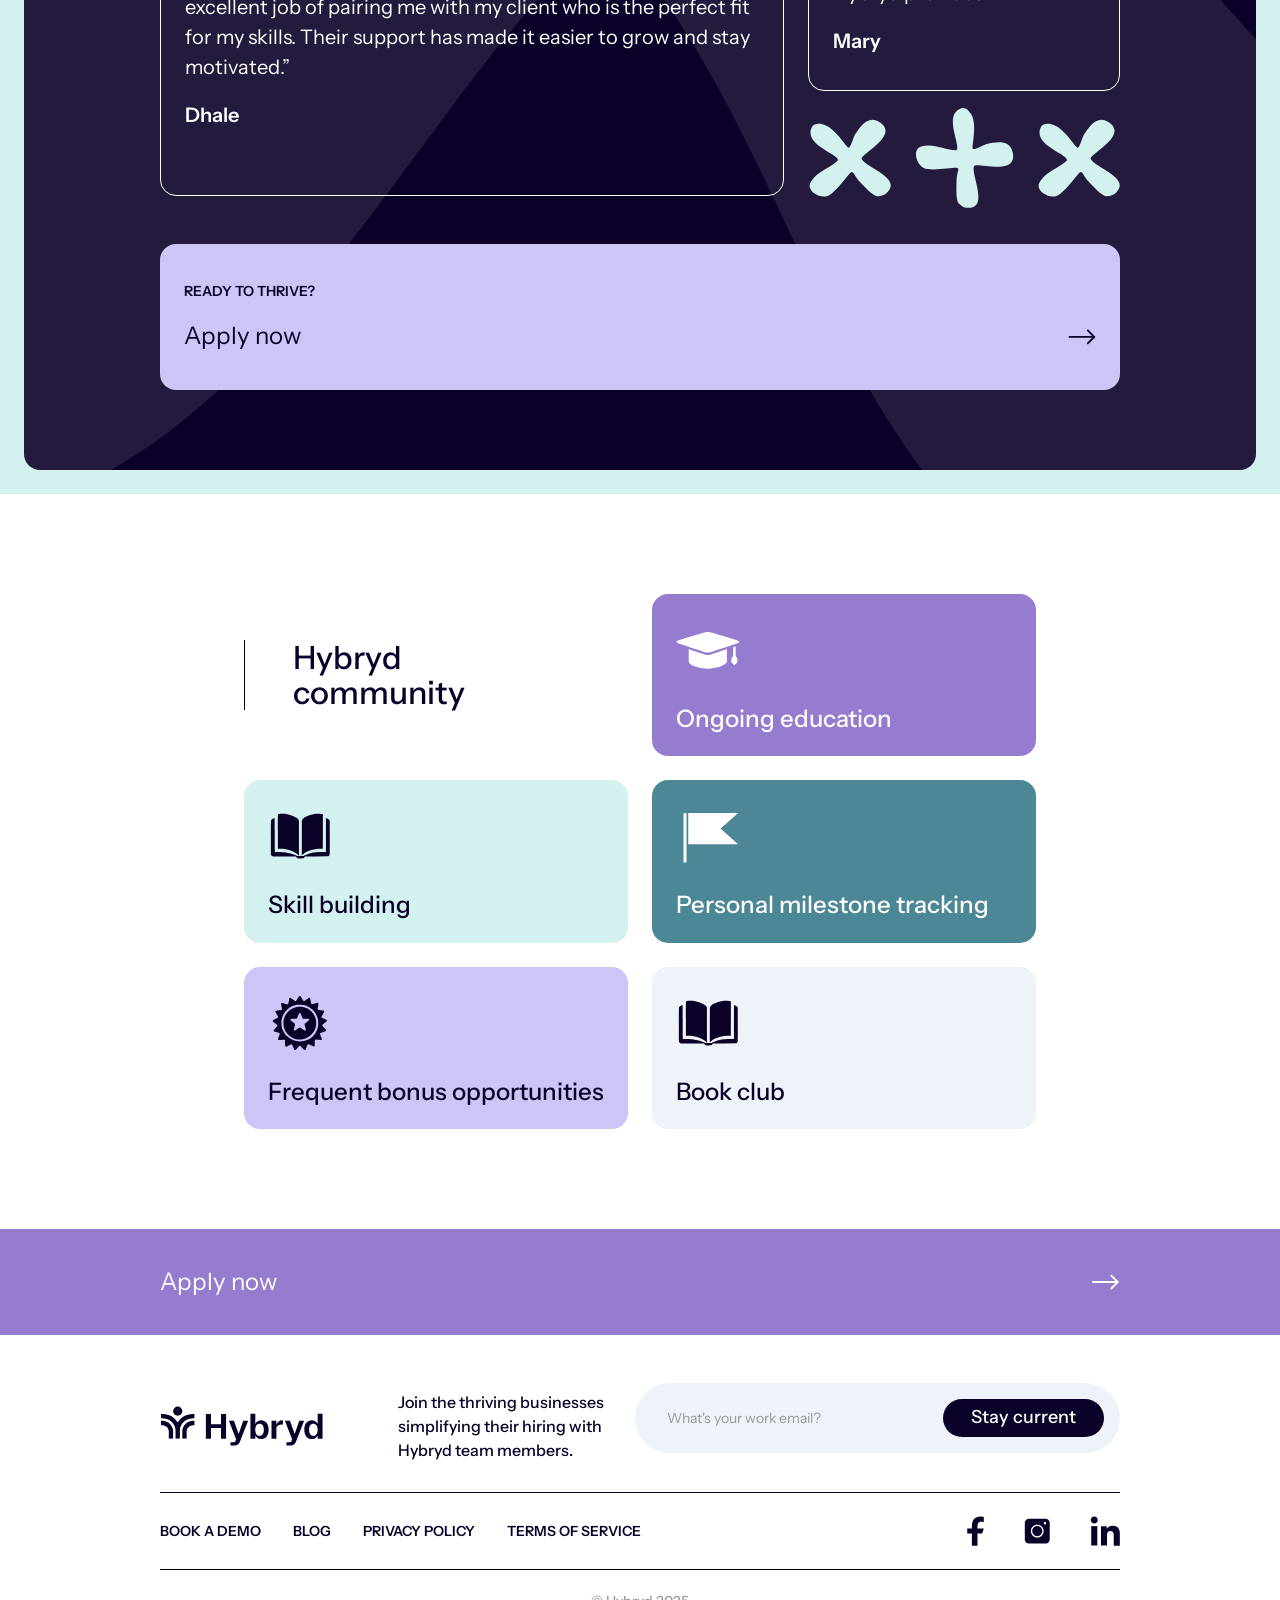
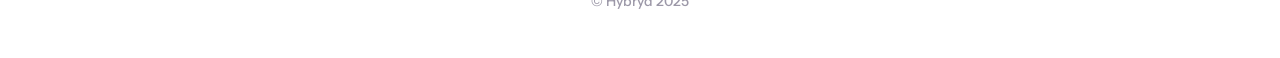
<file: professionals.html>
<!DOCTYPE html><html lang="en" data-wf-page="676a48874af65168bccc10d3" data-wf-site="67649bd272dbb1e56b13a2b7"><head><meta charset="utf-8"/><title>Remote Careers with U.S. Companies for Professionals Worldwide | Apply to Hybryd</title><meta property="og:type" content="website"/><meta property="og:site_name" content="Hybryd"/><meta property="og:locale" content="en_US"/><meta property="og:url" content="https://www.hirehybryd.com/professionals"/><meta property="og:title" content="Remote Careers with U.S. Companies for Professionals Worldwide | Apply to Hybryd"/><meta property="og:description" content="Build a full-time remote career with a U.S. company from the Philippines, Mexico, Nigeria, or anywhere in Latin America, Africa, or Asia. Hybryd matches skilled professionals with long-term roles and backs you with training, community, mentorship, and bonus opportunities."/><meta property="og:image" content="https://www.hirehybryd.com/images/og-image.png"/><meta property="og:image:width" content="1200"/><meta property="og:image:height" content="630"/><meta property="og:image:alt" content="Hybryd: remote team members who stay and grow with you"/><meta name="twitter:card" content="summary_large_image"/><meta name="twitter:title" content="Remote Careers with U.S. Companies for Professionals Worldwide | Apply to Hybryd"/><meta name="twitter:description" content="Build a full-time remote career with a U.S. company from the Philippines, Mexico, Nigeria, or anywhere in Latin America, Africa, or Asia. Hybryd matches skilled professionals with long-term roles and backs you with training, community, mentorship, and bonus opportunities."/><meta name="twitter:image" content="https://www.hirehybryd.com/images/og-image.png"/><link rel="canonical" href="https://www.hirehybryd.com/professionals"/><meta content="Build a full-time remote career with a U.S. company from the Philippines, Mexico, Nigeria, or anywhere in Latin America, Africa, or Asia. Hybryd matches skilled professionals with long-term roles and backs you with training, community, mentorship, and bonus opportunities." name="description"/><meta content="width=device-width, initial-scale=1" name="viewport"/><link href="/css/site.css" rel="stylesheet" type="text/css" crossorigin="anonymous"/><link href="https://fonts.googleapis.com" rel="preconnect"/><link href="https://fonts.gstatic.com" rel="preconnect" crossorigin="anonymous"/><link href="https://fonts.googleapis.com/css2?family=Instrument+Sans:wght@300;400;500;600;700&display=swap" rel="stylesheet"><script type="text/javascript">!function(o,c){var n=c.documentElement,t=" w-mod-";n.className+=t+"js",("ontouchstart"in o||o.DocumentTouch&&c instanceof DocumentTouch)&&(n.className+=t+"touch")}(window,document);</script><link href="/images/group-119.png" rel="shortcut icon" type="image/x-icon"/><link href="/images/logo-group-120.png" rel="apple-touch-icon"/><script type="application/ld+json">{"@context": "https://schema.org", "@graph": [{"@type": "Organization", "@id": "https://www.hirehybryd.com/#organization", "name": "Hybryd", "legalName": "Hybryd LLC", "url": "https://www.hirehybryd.com/", "logo": {"@type": "ImageObject", "url": "https://www.hirehybryd.com/images/logo-group-120.png"}, "image": "https://www.hirehybryd.com/images/og-image.png", "description": "International remote staffing agency connecting U.S. small businesses with vetted, full-time professionals based in the Philippines, Mexico, Nigeria, and other countries across Latin America, Africa, and Asia, for office operations, customer support, and administrative roles.", "foundingDate": "2023", "founder": {"@type": "Person", "name": "Russell Mathias"}, "address": {"@type": "PostalAddress", "streetAddress": "412 W Rivers Edge Dr", "addressLocality": "Provo", "addressRegion": "UT", "postalCode": "84604", "addressCountry": "US"}, "areaServed": "US", "email": "team@hirehybryd.com", "sameAs": ["https://www.facebook.com/profile.php?id=61556228158531", "https://www.instagram.com/hirehybryd/", "https://www.linkedin.com/company/hire-hybryd/"]}, {"@type": "WebSite", "@id": "https://www.hirehybryd.com/#website", "url": "https://www.hirehybryd.com/", "name": "Hybryd", "publisher": {"@id": "https://www.hirehybryd.com/#organization"}}]}</script></head><body><div data-animation="default" data-collapse="medium" data-duration="400" data-easing="ease" data-easing2="ease" role="banner" class="navigation w-nav"><div class="container"><div class="navbar-wrapper"><a href="/" class="home-link w-nav-brand"><img alt="Hybryd logo" loading="lazy" src="/images/hybryd-logo-dark.svg" class="image-65"/></a><nav role="navigation" class="nav-menu-wrapper w-nav-menu"><ul role="list" class="nav-menu-two light w-list-unstyled"><li class="list-item nav-spacing"><a href="/partners" class="nav-link copy-dark">PARTNERS</a></li><li class="nav-spacing"><a href="/professionals" aria-current="page" class="nav-link copy-dark w--current">PROFESSIONALS</a></li><li class="nav-spacing"><a href="/our-story" class="nav-link copy-dark">OUR STORY</a></li><li><a href="/blog/" class="nav-link copy-dark">BLOG</a></li><li class="mobile-margin-top-10 hidden"><a href="https://api.leadconnectorhq.com/widget/booking/mN3F1LEz2Q5n6eoMMfK2" target="_blank" class="button-primary w-button">Get Started</a></li></ul></nav><div class="menu-button w-nav-button"><div class="icon dark w-icon-nav-menu"></div></div></div></div></div><section class="hero-professionals"><div class="w-layout-blockcontainer container-large centered w-container"><h1 class="copy-centered margin-bottom-24px">Ready to transform your expertise into a career opportunity?</h1><h4 class="copy-centered margin-bottom-48px">Join an international community of experienced professionals from the Philippines, Mexico, Nigeria, and across Latin America, Africa, and Asia, where your growth matters—we invest in your ongoing development through professional training, skill building, and personal milestone achievement, all while connecting you with a company where your expertise can thrive.</h4><div class="margin-bottom-48px"><a href="https://api.leadconnectorhq.com/widget/form/vuJ56JIDWzPkS1Yzu88d" target="_blank" class="button button-dark w-button">Apply now</a></div></div></section><div class="background-seafoam padding-0"><section class="section-100 background-dark-clover margin-tile"><div class="w-layout-blockcontainer container-xxlarge margin-bottom-32px w-container"><h2 class="copy-centered copy-white">Real stories, real success</h2></div><div class="w-layout-blockcontainer container-xxlarge mobile-tile w-container"><div class="customer-tile"><div class="w-layout-grid grid-7"><img alt="Smiling Hybryd team member wearing glasses" src="/images/frame-1000005423.png" loading="lazy" id="w-node-_9fab44f1-59aa-eeab-4b01-4d84dbad9ee2-bccc10d3"/><div class="div-block-70"><h5>“Hybryd has been a total game-changer for my career! They connected me with an incredible client who is a perfect fit for my skills and goals. Their service is top-notch, and the team is amazing—they’re super supportive and genuinely want to help their employees succeed.”</h5><h4 class="copy-semibold">Dan</h4></div></div></div><div class="customer-tile"><div class="w-layout-grid grid-7"><img alt="Smiling Hybryd team member wearing glasses" src="/images/frame-1000005423-1.png" loading="lazy" id="w-node-_85bb5025-06a8-4b68-1aa2-29e925131079-bccc10d3"/><div class="div-block-70"><h5>“Working with Hybryd has been an incredible experience. From the application and hiring process to client matchmaking, everything has been seamless. Hybryd has not only allowed me to grow professionally but also personally, cultivating a generous and supportive workplace environment.”</h5><h4 class="copy-semibold">Melissa</h4></div></div></div><div class="w-layout-grid grid-8"><div class="w-layout-grid grid-9"><div class="div-block-71"><h4 class="copy-white">&quot;From my time at Hybryd, I&#x27;ve realized that it&#x27;s truly different from other companies. The support here is tight-knit, and there&#x27;s no unnecessary red tape. The clients are exceptional—far from the usual ones offered by other agencies, and I&#x27;m fortunate to be working with a great one.&quot;</h4><h4 class="copy-white copy-semibold">Vice</h4></div><div class="div-block-71"><h4 class="copy-white">“Hybryd has been a great boost for my career. They did an excellent job of pairing me with my client who is the perfect fit for my skills. Their support has made it easier to grow and stay motivated.”</h4><h4 class="copy-white copy-semibold">Dhale</h4></div></div><div class="w-layout-grid grid-11"><div class="div-block-71"><h4 class="copy-white">“I&#x27;ve been working with Hybryd for 7 months, and I absolutely love it. They go the extra mile to ensure you’re matched with a client that aligns with your skills and personality. I genuinely enjoy what I’m doing and the career I am building, thanks to the thoughtful support and guidance Hybryd provides.”</h4><h4 class="copy-white copy-semibold">Mary</h4></div><div class="div-block-72"><img src="/images/vector.svg" loading="lazy" data-w-id="48e70d9d-bdc9-d19e-980d-b97c5da63b92" alt="" class="rotate"/><img src="/images/vector-1.svg" loading="lazy" data-w-id="f1a2ec5d-4506-6286-c72e-02b4bcbc2ff9" alt="" class="rotate"/><img src="/images/vector.svg" loading="lazy" data-w-id="7040323f-7ae8-de85-d349-a4be324a5320" alt="" class="rotate"/></div></div></div><div class="cta light margin-12px padding-24px"><a href="https://api.leadconnectorhq.com/widget/booking/mN3F1LEz2Q5n6eoMMfK2" target="_blank" class="link-block-5 w-inline-block"><div class="w-layout-blockcontainer container-xxlarge w-container"><div class="div-block-15"><h5 class="copy-eyebrow margin-bottom-16px">READY TO THRIVE?</h5><div class="div-block-20"><h3 class="copy-regular">Apply now</h3><img loading="lazy" src="/images/arrow-right-dark.svg" alt=""/></div></div></div></a></div></div></section></div><section id="experience-section" class="section-100"><div class="w-layout-blockcontainer container-xxlarge w-container"><div class="w-layout-grid grid-3"><div class="div-block-12"><h2 class="line-left-48px small-centered">Hybryd<br/>community</h2></div><div class="tile-experience background-lavender community-tile"><img src="/images/frame-1000005381.svg" loading="lazy" alt="" class="image-57"/><h3 class="copy-white small-centered">Ongoing education</h3></div><div class="tile-experience background-seafoam community-tile"><img src="/images/frame-1000005382.svg" loading="lazy" alt="" class="image-57"/><h3 class="small-centered">Skill building</h3></div><div class="tile-experience background-green community-tile"><img src="/images/frame-1000005383.svg" loading="lazy" alt="" class="image-57"/><h3 class="copy-white small-centered">Personal milestone tracking</h3></div><div class="tile-experience background-light-lavender community-tile"><img src="/images/frame-1000005384.svg" loading="lazy" alt="" class="image-57"/><h3 class="small-centered">Frequent bonus opportunities</h3></div><div class="tile-experience background-gray community-tile"><img src="/images/frame-1000005382.svg" loading="lazy" alt="" class="image-57"/><h3 class="small-centered">Book club</h3></div></div></div></section><a href="https://api.leadconnectorhq.com/widget/form/uehLLstQPZ4lamlDErFY?utm_medium=paid&amp;utm_source=fb&amp;utm_id=120223038942850768&amp;utm_content=120223038944960768&amp;utm_term=120223038943130768&amp;utm_campaign=120223038942850768&amp;fbclid=IwY2xjawNvMLBleHRuA2FlbQIxMABicmlkETF6NmtZVGcwS2ZkNmlaWEJKAR7CSDb7X4TSPjAV5REGwiP2jOcT-ZRx_2REVKKNtX3YkWgLz6cqpYY1vug-GQ_aem_Fnh2IqWeOlnEeiaCHqfiug" target="_blank" class="link-block-6 w-inline-block"><section class="cta margin-0"><div class="w-layout-blockcontainer container-xxlarge block w-container"><div class="div-block-14"><h3 class="copy-white copy-regular">Apply now</h3><img loading="lazy" src="/images/arrow-right-white.svg" alt=""/></div></div></section></a><section class="section-footer"><div class="w-layout-blockcontainer container-xxlarge w-container"><div class="w-layout-grid grid-2"><div id="w-node-_8f6502e7-a35f-4b46-b234-3cda10ff25cf-10ff25cc" class="div-block-12"><img alt="Hybryd logo" loading="lazy" src="/images/hybryd-logo-dark.svg"/></div><div class="div-block-12"><h5 class="copy-medium mobile-centered tablet-left-aligned">Join the thriving businesses simplifying their hiring with Hybryd team members.</h5></div><div id="w-node-_8f6502e7-a35f-4b46-b234-3cda10ff25d4-10ff25cc" class="div-block-22"><div class="w-form"><form id="email-form" name="email-form" data-name="Email Form" method="post" action="https://api.web3forms.com/submit"><input type="hidden" name="access_key" value="WEB3FORMS_ACCESS_KEY"><input type="hidden" name="subject" value="New newsletter signup from hirehybryd.com"><input type="hidden" name="redirect" value="https://www.hirehybryd.com/?subscribed=1"><input type="checkbox" name="botcheck" class="hidden" style="display:none"><div class="div-block-18"><label for="Email-3" class="field-label hidden">What’s your work email?</label><input class="text-field w-input" maxlength="256" name="Email" data-name="Email" placeholder="What&#x27;s your work email?" type="email" id="Email-3" required=""/><div class="div-block-23"><input type="submit" data-wait="Please wait..." class="submit-button w-button" value="Stay current"/></div></div></form><div class="success-message w-form-done"><div class="text-block">Thank you! Your submission has been received!</div></div><div class="error-message w-form-fail"><div class="text-block-2">Please enter a valid email address.</div></div></div></div><div id="w-node-_8f6502e7-a35f-4b46-b234-3cda10ff25e2-10ff25cc" class="lines"><div class="gap-32px padding-44px"><a href="https://api.leadconnectorhq.com/widget/booking/mN3F1LEz2Q5n6eoMMfK2" target="_blank" class="w-inline-block"><h5 class="copy-eyebrow">BOOK A DEMO</h5></a><a href="/blog/" class="w-inline-block"><h5 class="copy-eyebrow">BLOG</h5></a><a href="/privacy-policy" class="w-inline-block"><h5 class="copy-eyebrow">PRIVACY POLICY</h5></a><a href="/terms-of-use" class="w-inline-block"><h5 class="copy-eyebrow">TERMS OF SERVICE</h5></a></div><div class="gap-40px"><a href="https://www.facebook.com/profile.php?id=61556228158531" target="_blank" class="w-inline-block"><img alt="Hybryd on Facebook" loading="lazy" src="/images/facebook.svg"/></a><a href="https://www.instagram.com/hirehybryd/" target="_blank" class="w-inline-block"><img alt="Hybryd on Instagram" loading="lazy" src="/images/instagram.svg"/></a><a href="https://www.linkedin.com/company/hire-hybryd/" target="_blank" class="w-inline-block"><img alt="Hybryd on LinkedIn" loading="lazy" src="/images/linkedin.svg"/></a></div></div><h6 id="w-node-_8f6502e7-a35f-4b46-b234-3cda10ff25f2-10ff25cc" class="opacity">© Hybryd 2025</h6></div></div></section><script src="/js/jquery-3.5.1.min.js" type="text/javascript" crossorigin="anonymous"></script><script src="/js/webflow.schunk.36b8fb49256177c8.js" type="text/javascript" crossorigin="anonymous"></script><script src="/js/webflow.schunk.f71e4146cdb343d7.js" type="text/javascript" crossorigin="anonymous"></script><script src="/js/webflow.schunk.27f93fd622e542df.js" type="text/javascript" crossorigin="anonymous"></script><script src="/js/webflow.e389c32e.428f084fbf807fa0.js" type="text/javascript" crossorigin="anonymous"></script></body></html>
</file>
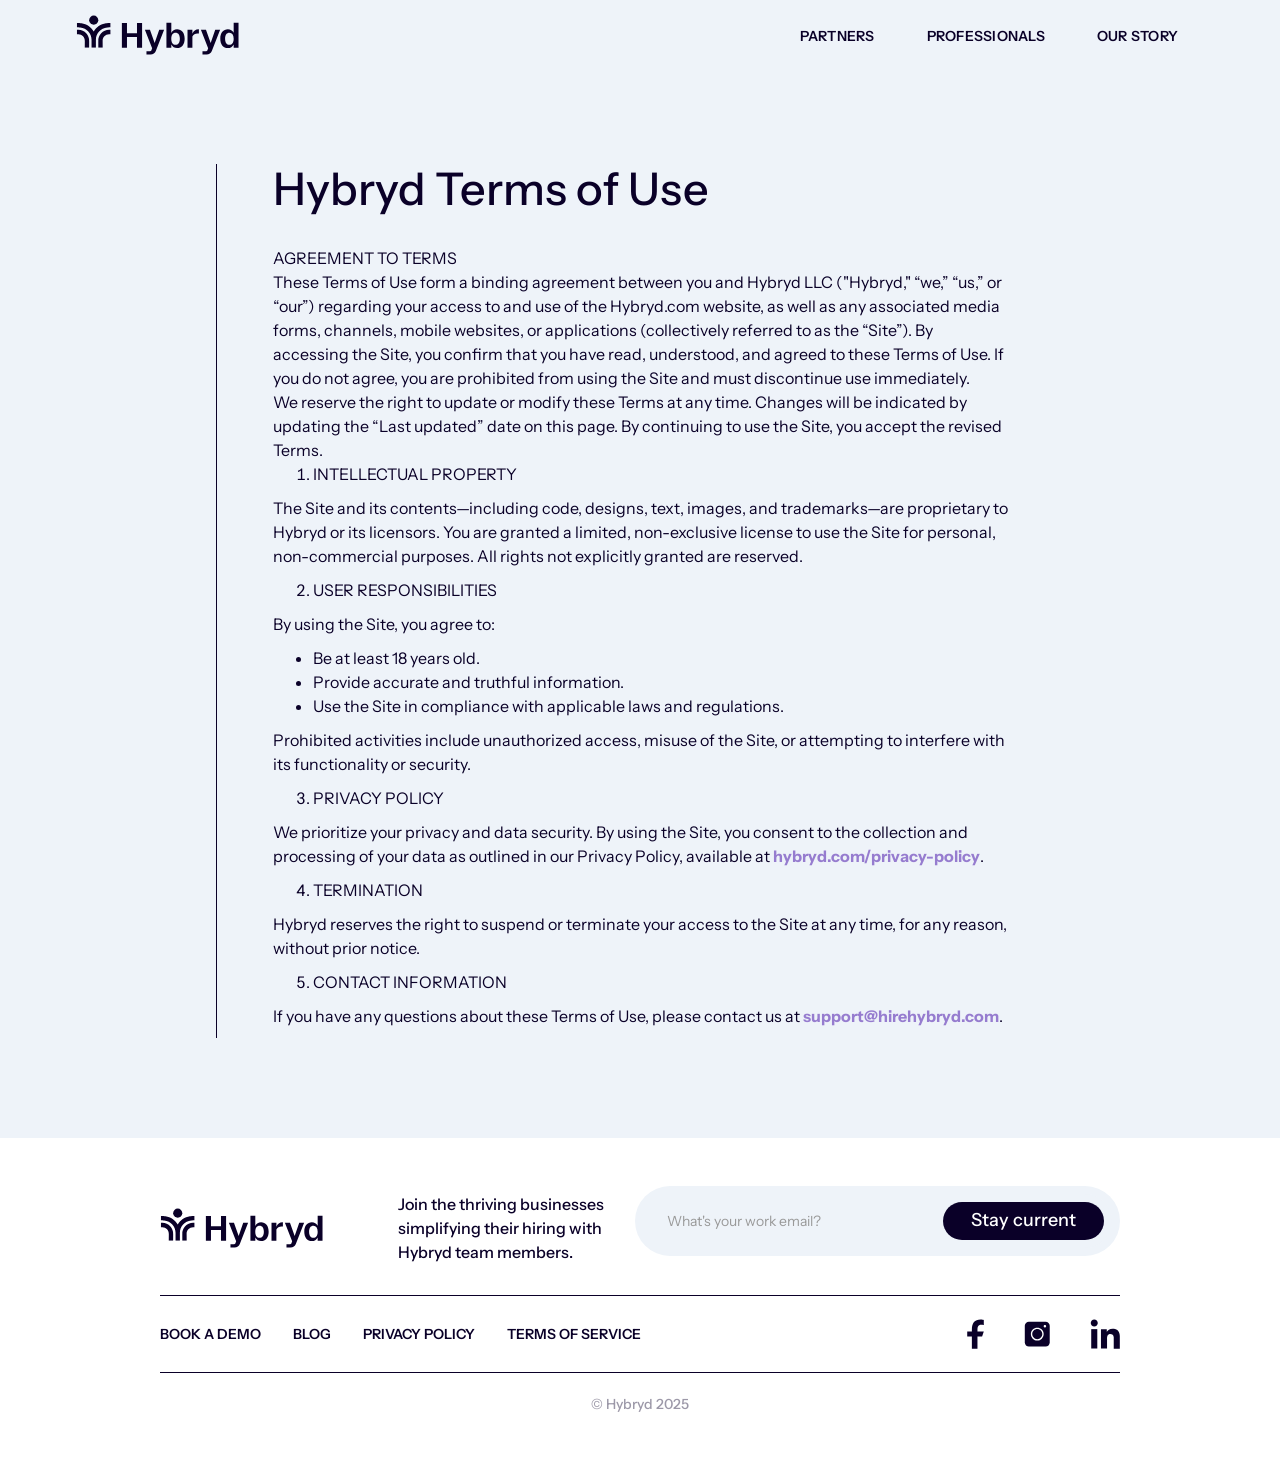
<file: terms-of-use.html>
<!DOCTYPE html><html lang="en" data-wf-page="676b9771c40debbca9ebdbd3" data-wf-site="67649bd272dbb1e56b13a2b7"><head><meta charset="utf-8"/><title>Terms of Use | Hybryd</title><meta content="Terms governing use of the Hybryd website and services." name="description"/><meta property="og:type" content="website"/><meta property="og:site_name" content="Hybryd"/><meta property="og:locale" content="en_US"/><meta property="og:url" content="https://www.hirehybryd.com/terms-of-use"/><meta property="og:title" content="Terms of Use | Hybryd"/><meta property="og:description" content="Terms governing use of the Hybryd website and services."/><meta property="og:image" content="https://www.hirehybryd.com/images/og-image.png"/><meta property="og:image:width" content="1200"/><meta property="og:image:height" content="630"/><meta property="og:image:alt" content="Hybryd: remote team members who stay and grow with you"/><meta name="twitter:card" content="summary_large_image"/><meta name="twitter:title" content="Terms of Use | Hybryd"/><meta name="twitter:description" content="Terms governing use of the Hybryd website and services."/><meta name="twitter:image" content="https://www.hirehybryd.com/images/og-image.png"/><meta name="robots" content="noindex,follow"/><link rel="canonical" href="https://www.hirehybryd.com/terms-of-use"/><meta content="width=device-width, initial-scale=1" name="viewport"/><link href="/css/site.css" rel="stylesheet" type="text/css" crossorigin="anonymous"/><link href="https://fonts.googleapis.com" rel="preconnect"/><link href="https://fonts.gstatic.com" rel="preconnect" crossorigin="anonymous"/><link href="https://fonts.googleapis.com/css2?family=Instrument+Sans:wght@300;400;500;600;700&display=swap" rel="stylesheet"><script type="text/javascript">!function(o,c){var n=c.documentElement,t=" w-mod-";n.className+=t+"js",("ontouchstart"in o||o.DocumentTouch&&c instanceof DocumentTouch)&&(n.className+=t+"touch")}(window,document);</script><link href="/images/group-119.png" rel="shortcut icon" type="image/x-icon"/><link href="/images/logo-group-120.png" rel="apple-touch-icon"/></head><body><div data-animation="default" data-collapse="medium" data-duration="400" data-easing="ease" data-easing2="ease" role="banner" class="navigation w-nav"><div class="container"><div class="navbar-wrapper"><a href="/" class="home-link w-nav-brand"><img alt="Hybryd logo" loading="lazy" src="/images/hybryd-logo-dark.svg" class="image-66"/></a><nav role="navigation" class="nav-menu-wrapper w-nav-menu"><ul role="list" class="nav-menu-two light w-list-unstyled"><li class="list-item nav-spacing"><a href="/partners" class="nav-link copy-dark">PARTNERS</a></li><li class="nav-spacing"><a href="/professionals" class="nav-link copy-dark">PROFESSIONALS</a></li><li><a href="/our-story" class="nav-link copy-dark">OUR STORY</a></li><li class="mobile-margin-top-10 hidden"><a href="https://api.leadconnectorhq.com/widget/booking/mN3F1LEz2Q5n6eoMMfK2" target="_blank" class="button-primary w-button">Get Started</a></li></ul></nav><div class="menu-button w-nav-button"><div class="icon dark w-icon-nav-menu"></div></div></div></div></div><section class="full-text-page"><div class="w-layout-blockcontainer container-xxlarge w-container"><div class="div-block-80"><h1 class="margin-bottom-64px">Hybryd Terms of Use</h1><div class="w-richtext"><h5>AGREEMENT TO TERMS</h5><h5>These Terms of Use form a binding agreement between you and Hybryd LLC (&quot;Hybryd,&quot; “we,” “us,” or “our”) regarding your access to and use of the Hybryd.com website, as well as any associated media forms, channels, mobile websites, or applications (collectively referred to as the “Site”). By accessing the Site, you confirm that you have read, understood, and agreed to these Terms of Use. If you do not agree, you are prohibited from using the Site and must discontinue use immediately.</h5><h5>We reserve the right to update or modify these Terms at any time. Changes will be indicated by updating the “Last updated” date on this page. By continuing to use the Site, you accept the revised Terms.</h5><ol role="list"><li>INTELLECTUAL PROPERTY</li></ol><p>The Site and its contents—including code, designs, text, images, and trademarks—are proprietary to Hybryd or its licensors. You are granted a limited, non-exclusive license to use the Site for personal, non-commercial purposes. All rights not explicitly granted are reserved.</p><ol start="2" role="list"><li>USER RESPONSIBILITIES</li></ol><p>By using the Site, you agree to:</p><ul role="list"><li>Be at least 18 years old.</li><li>Provide accurate and truthful information.</li><li>Use the Site in compliance with applicable laws and regulations.</li></ul><p>Prohibited activities include unauthorized access, misuse of the Site, or attempting to interfere with its functionality or security.</p><ol start="3" role="list"><li>PRIVACY POLICY</li></ol><p>We prioritize your privacy and data security. By using the Site, you consent to the collection and processing of your data as outlined in our Privacy Policy, available at <a href="/privacy-policy">hybryd.com/privacy-policy</a>.</p><ol start="4" role="list"><li>TERMINATION</li></ol><p>Hybryd reserves the right to suspend or terminate your access to the Site at any time, for any reason, without prior notice.</p><ol start="5" role="list"><li>CONTACT INFORMATION</li></ol><p>If you have any questions about these Terms of Use, please contact us at <a href="mailto:support@hirehybryd.com">support@hirehybryd.com</a>.</p></div></div></div></section><section class="section-footer"><div class="w-layout-blockcontainer container-xxlarge w-container"><div class="w-layout-grid grid-2"><div id="w-node-_8f6502e7-a35f-4b46-b234-3cda10ff25cf-10ff25cc" class="div-block-12"><img alt="Hybryd logo" loading="lazy" src="/images/hybryd-logo-dark.svg"/></div><div class="div-block-12"><h5 class="copy-medium mobile-centered tablet-left-aligned">Join the thriving businesses simplifying their hiring with Hybryd team members.</h5></div><div id="w-node-_8f6502e7-a35f-4b46-b234-3cda10ff25d4-10ff25cc" class="div-block-22"><div class="w-form"><form id="email-form" name="email-form" data-name="Email Form" method="post" action="https://api.web3forms.com/submit"><input type="hidden" name="access_key" value="WEB3FORMS_ACCESS_KEY"><input type="hidden" name="subject" value="New newsletter signup from hirehybryd.com"><input type="hidden" name="redirect" value="https://www.hirehybryd.com/?subscribed=1"><input type="checkbox" name="botcheck" class="hidden" style="display:none"><div class="div-block-18"><label for="Email-3" class="field-label hidden">What’s your work email?</label><input class="text-field w-input" maxlength="256" name="Email" data-name="Email" placeholder="What&#x27;s your work email?" type="email" id="Email-3" required=""/><div class="div-block-23"><input type="submit" data-wait="Please wait..." class="submit-button w-button" value="Stay current"/></div></div></form><div class="success-message w-form-done"><div class="text-block">Thank you! Your submission has been received!</div></div><div class="error-message w-form-fail"><div class="text-block-2">Please enter a valid email address.</div></div></div></div><div id="w-node-_8f6502e7-a35f-4b46-b234-3cda10ff25e2-10ff25cc" class="lines"><div class="gap-32px padding-44px"><a href="https://api.leadconnectorhq.com/widget/booking/mN3F1LEz2Q5n6eoMMfK2" target="_blank" class="w-inline-block"><h5 class="copy-eyebrow">BOOK A DEMO</h5></a><a href="/blog/" class="w-inline-block"><h5 class="copy-eyebrow">BLOG</h5></a><a href="/privacy-policy" class="w-inline-block"><h5 class="copy-eyebrow">PRIVACY POLICY</h5></a><a href="/terms-of-use" aria-current="page" class="w-inline-block w--current"><h5 class="copy-eyebrow">TERMS OF SERVICE</h5></a></div><div class="gap-40px"><a href="https://www.facebook.com/profile.php?id=61556228158531" target="_blank" class="w-inline-block"><img alt="Hybryd on Facebook" loading="lazy" src="/images/facebook.svg"/></a><a href="https://www.instagram.com/hirehybryd/" target="_blank" class="w-inline-block"><img alt="Hybryd on Instagram" loading="lazy" src="/images/instagram.svg"/></a><a href="https://www.linkedin.com/company/hire-hybryd/" target="_blank" class="w-inline-block"><img alt="Hybryd on LinkedIn" loading="lazy" src="/images/linkedin.svg"/></a></div></div><h6 id="w-node-_8f6502e7-a35f-4b46-b234-3cda10ff25f2-10ff25cc" class="opacity">© Hybryd 2025</h6></div></div></section><script src="/js/jquery-3.5.1.min.js" type="text/javascript" crossorigin="anonymous"></script><script src="/js/webflow.schunk.f71e4146cdb343d7.js" type="text/javascript" crossorigin="anonymous"></script><script src="/js/webflow.94b339a6.3860077135fd0abd.js" type="text/javascript" crossorigin="anonymous"></script></body></html>
</file>
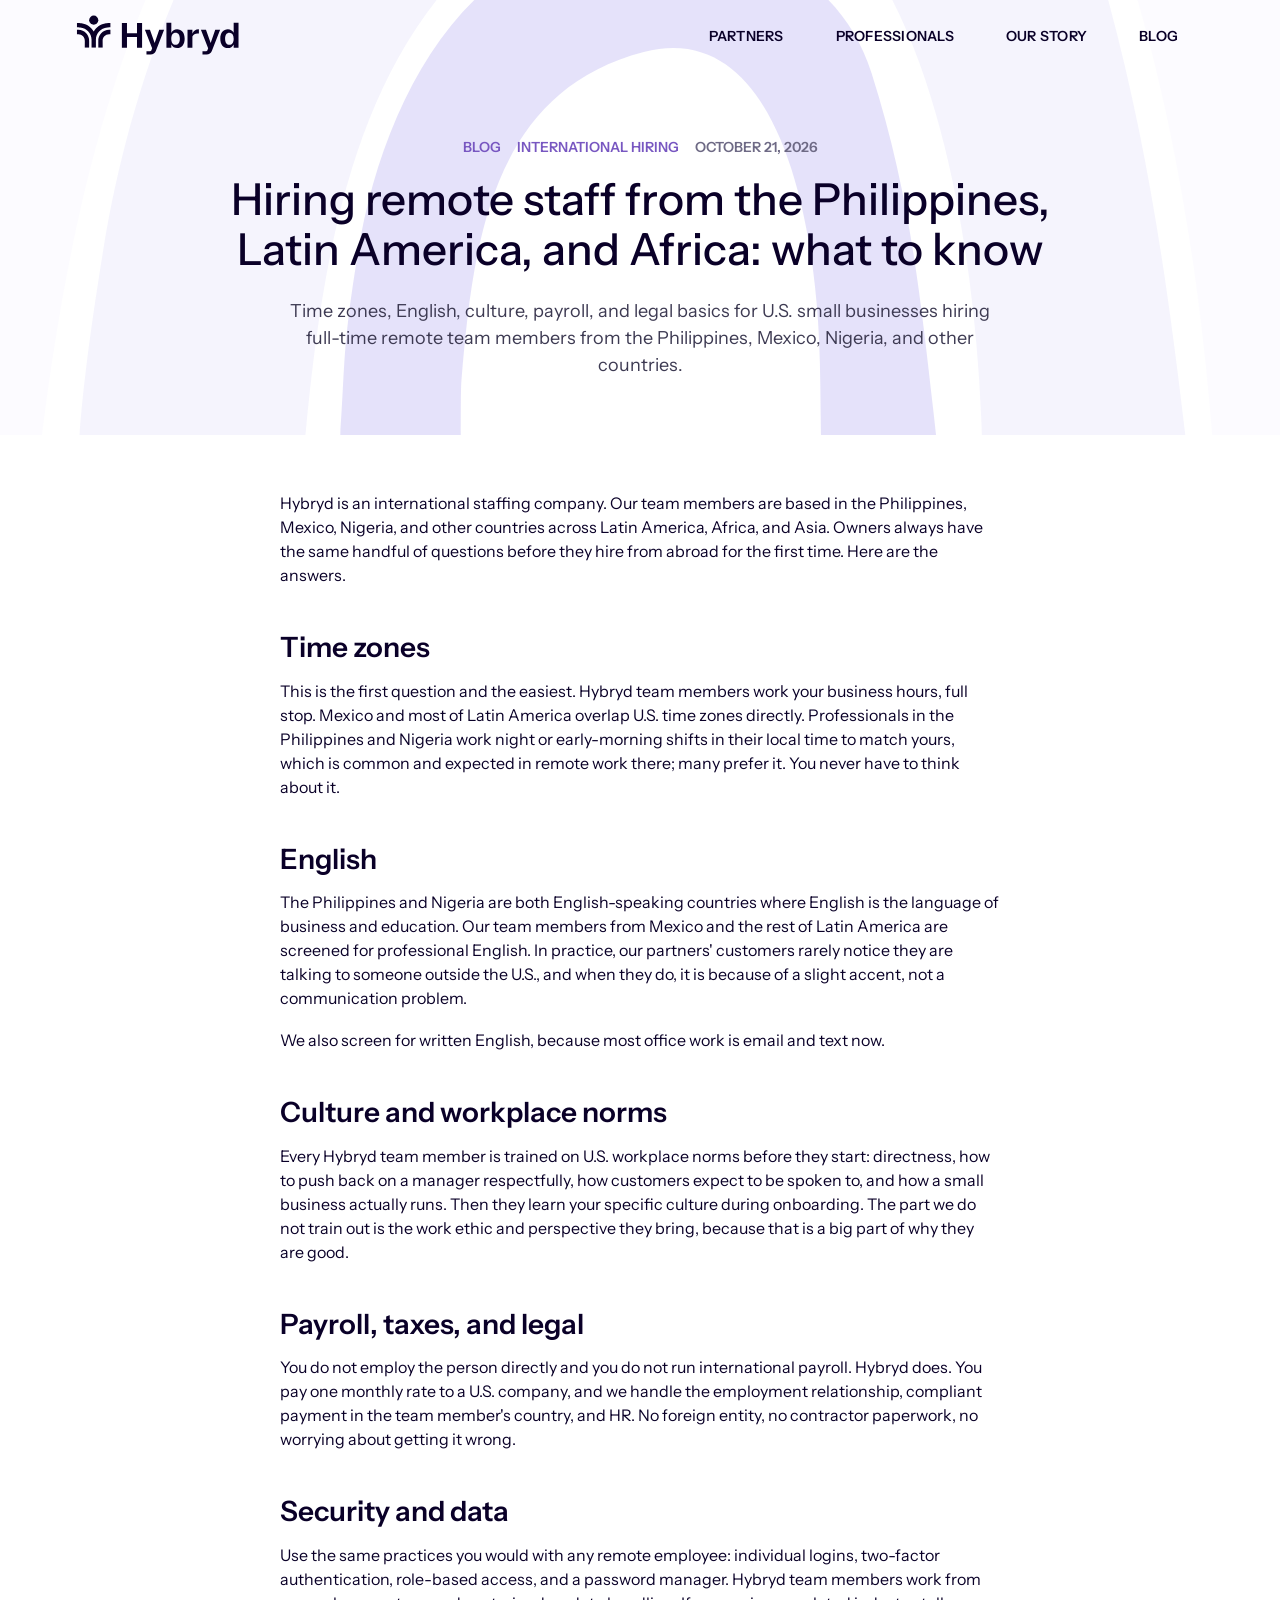
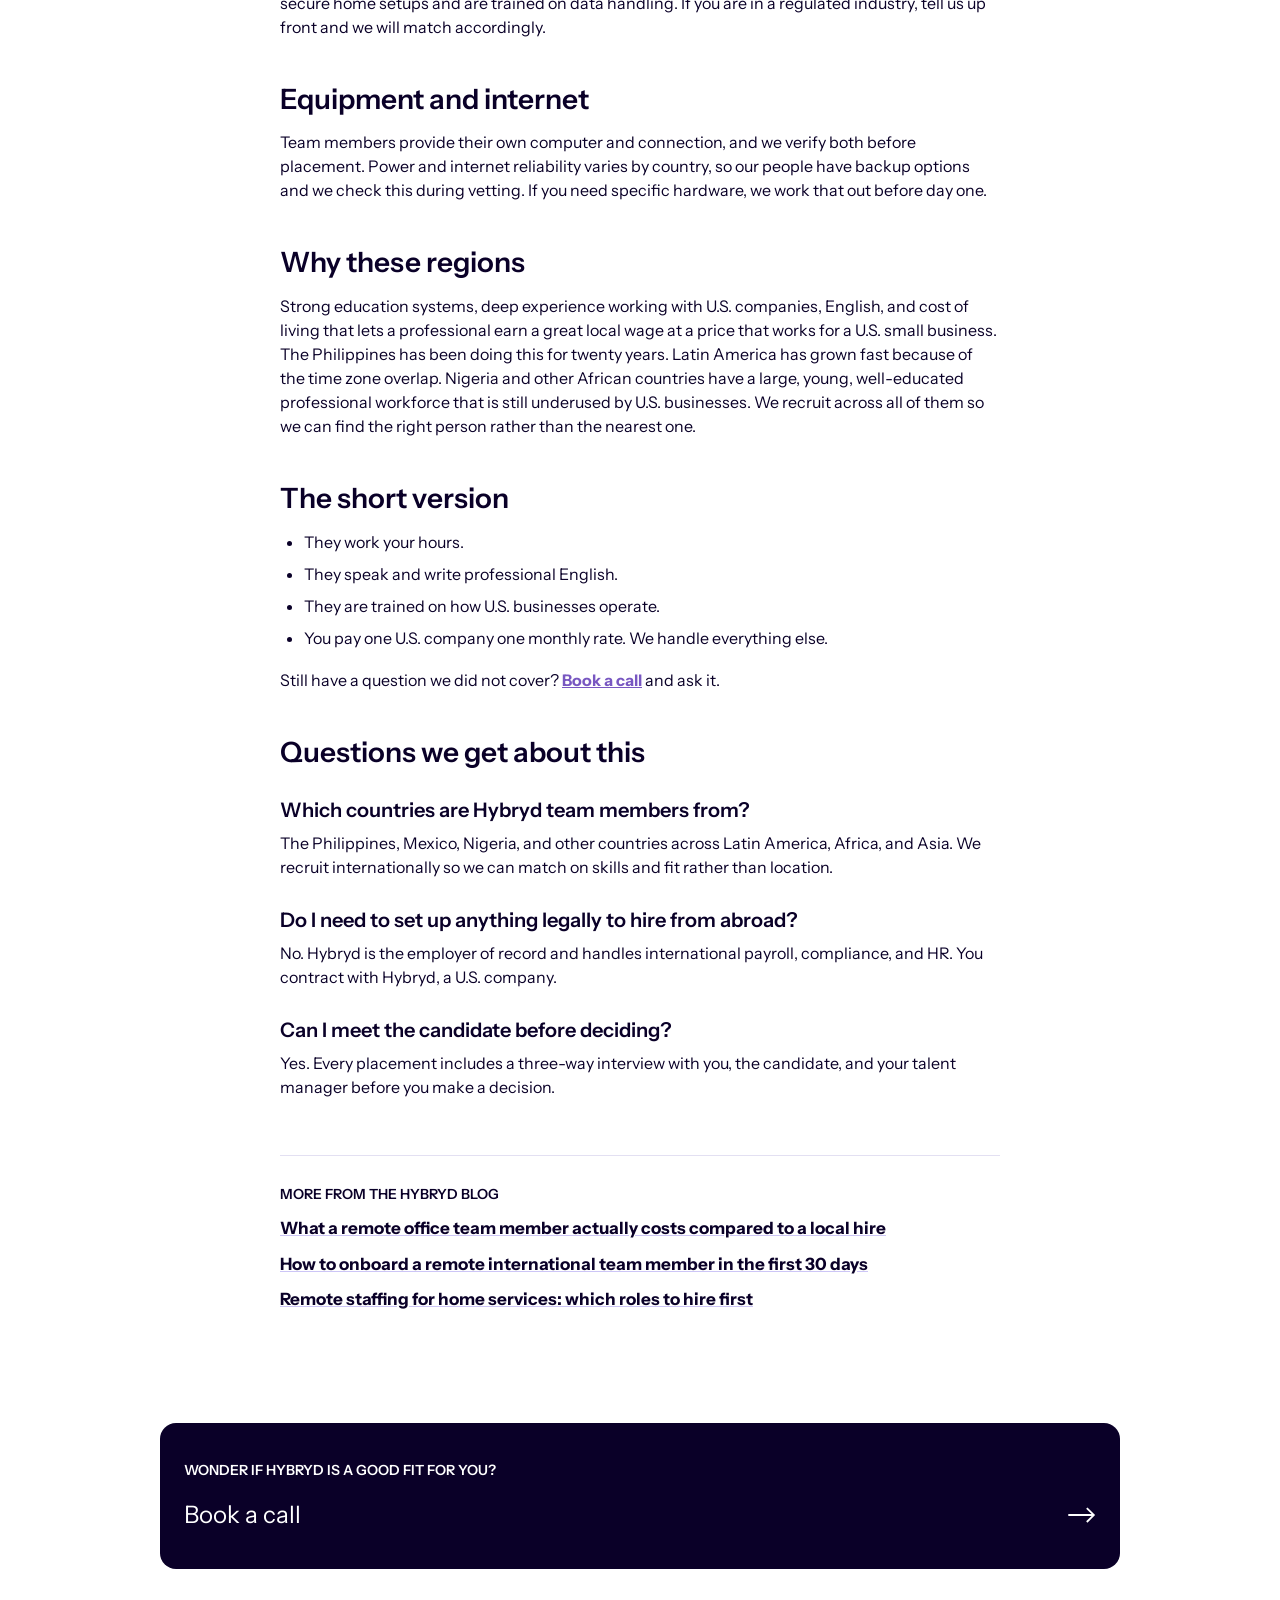
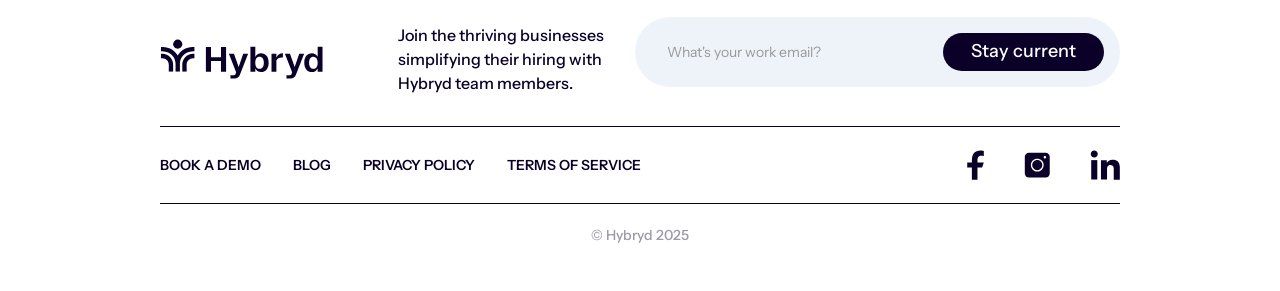
<file: blog/hiring-remote-staff-from-philippines-latin-america-africa-what-to-know.html>
<!DOCTYPE html><html lang="en"><head><meta charset="utf-8"/><title>Hiring remote staff from the Philippines, Latin America, and Africa: what to know | Hybryd Blog</title><meta content="Time zones, English, culture, payroll, and legal basics for U.S. small businesses hiring full-time remote team members from the Philippines, Mexico, Nigeria, and other countries." name="description"/><meta content="width=device-width, initial-scale=1" name="viewport"/>
<meta property="og:type" content="article"/><meta property="og:site_name" content="Hybryd"/><meta property="og:locale" content="en_US"/><meta property="og:url" content="https://www.hirehybryd.com/blog/hiring-remote-staff-from-philippines-latin-america-africa-what-to-know"/><meta property="og:title" content="Hiring remote staff from the Philippines, Latin America, and Africa: what to know | Hybryd Blog"/><meta property="og:description" content="Time zones, English, culture, payroll, and legal basics for U.S. small businesses hiring full-time remote team members from the Philippines, Mexico, Nigeria, and other countries."/><meta property="og:image" content="https://www.hirehybryd.com/images/og-image.png"/><meta property="og:image:width" content="1200"/><meta property="og:image:height" content="630"/><meta name="twitter:card" content="summary_large_image"/><meta name="twitter:title" content="Hiring remote staff from the Philippines, Latin America, and Africa: what to know | Hybryd Blog"/><meta name="twitter:description" content="Time zones, English, culture, payroll, and legal basics for U.S. small businesses hiring full-time remote team members from the Philippines, Mexico, Nigeria, and other countries."/><meta name="twitter:image" content="https://www.hirehybryd.com/images/og-image.png"/><meta property="article:published_time" content="2026-10-21"/><meta property="article:section" content="International hiring"/>
<link rel="canonical" href="https://www.hirehybryd.com/blog/hiring-remote-staff-from-philippines-latin-america-africa-what-to-know"/><link href="/css/site.css" rel="stylesheet" type="text/css"/><link href="https://fonts.googleapis.com" rel="preconnect"/><link href="https://fonts.gstatic.com" rel="preconnect" crossorigin="anonymous"/><link href="https://fonts.googleapis.com/css2?family=Instrument+Sans:wght@300;400;500;600;700&display=swap" rel="stylesheet"><script type="text/javascript">!function(o,c){var n=c.documentElement,t=" w-mod-";n.className+=t+"js",("ontouchstart"in o||o.DocumentTouch&&c instanceof DocumentTouch)&&(n.className+=t+"touch")}(window,document);</script><link href="/images/group-119.png" rel="shortcut icon" type="image/x-icon"/><link href="/images/logo-group-120.png" rel="apple-touch-icon"/>
<script type="application/ld+json">{"@context": "https://schema.org", "@graph": [{"@type": "Organization", "@id": "https://www.hirehybryd.com/#organization", "name": "Hybryd", "url": "https://www.hirehybryd.com/", "logo": {"@type": "ImageObject", "url": "https://www.hirehybryd.com/images/logo-group-120.png"}}, {"@type": "BlogPosting", "@id": "https://www.hirehybryd.com/blog/hiring-remote-staff-from-philippines-latin-america-africa-what-to-know#post", "headline": "Hiring remote staff from the Philippines, Latin America, and Africa: what to know", "description": "Time zones, English, culture, payroll, and legal basics for U.S. small businesses hiring full-time remote team members from the Philippines, Mexico, Nigeria, and other countries.", "url": "https://www.hirehybryd.com/blog/hiring-remote-staff-from-philippines-latin-america-africa-what-to-know", "datePublished": "2026-10-21", "dateModified": "2026-10-21", "image": "https://www.hirehybryd.com/images/og-image.png", "author": {"@type": "Organization", "name": "Hybryd", "@id": "https://www.hirehybryd.com/#organization"}, "publisher": {"@id": "https://www.hirehybryd.com/#organization"}, "mainEntityOfPage": "https://www.hirehybryd.com/blog/hiring-remote-staff-from-philippines-latin-america-africa-what-to-know", "wordCount": 563, "inLanguage": "en-US", "articleSection": "International hiring"}, {"@type": "BreadcrumbList", "itemListElement": [{"@type": "ListItem", "position": 1, "name": "Home", "item": "https://www.hirehybryd.com/"}, {"@type": "ListItem", "position": 2, "name": "Blog", "item": "https://www.hirehybryd.com/blog/"}, {"@type": "ListItem", "position": 3, "name": "Hiring remote staff from the Philippines, Latin America, and Africa: what to know", "item": "https://www.hirehybryd.com/blog/hiring-remote-staff-from-philippines-latin-america-africa-what-to-know"}]}, {"@type": "FAQPage", "mainEntity": [{"@type": "Question", "name": "Which countries are Hybryd team members from?", "acceptedAnswer": {"@type": "Answer", "text": "The Philippines, Mexico, Nigeria, and other countries across Latin America, Africa, and Asia. We recruit internationally so we can match on skills and fit rather than location."}}, {"@type": "Question", "name": "Do I need to set up anything legally to hire from abroad?", "acceptedAnswer": {"@type": "Answer", "text": "No. Hybryd is the employer of record and handles international payroll, compliance, and HR. You contract with Hybryd, a U.S. company."}}, {"@type": "Question", "name": "Can I meet the candidate before deciding?", "acceptedAnswer": {"@type": "Answer", "text": "Yes. Every placement includes a three-way interview with you, the candidate, and your talent manager before you make a decision."}}]}]}</script></head><body><div data-animation="default" data-collapse="medium" data-duration="400" data-easing="ease" data-easing2="ease" role="banner" class="navigation w-nav"><div class="container"><div class="navbar-wrapper"><a href="/" class="home-link w-nav-brand"><img alt="Hybryd logo" loading="lazy" src="/images/hybryd-logo-dark.svg" class="image-63"/></a><nav role="navigation" class="nav-menu-wrapper w-nav-menu"><ul role="list" class="nav-menu-two light w-list-unstyled"><li class="list-item nav-spacing"><a href="/partners" class="nav-link copy-dark">PARTNERS</a></li><li class="nav-spacing"><a href="/professionals" class="nav-link copy-dark">PROFESSIONALS</a></li><li class="nav-spacing"><a href="/our-story" class="nav-link copy-dark">OUR STORY</a></li><li><a href="/blog/" class="nav-link copy-dark">BLOG</a></li><li class="mobile-margin-top-10 hidden"><a href="https://api.leadconnectorhq.com/widget/booking/mN3F1LEz2Q5n6eoMMfK2" target="_blank" class="button-primary w-button">Get Started</a></li></ul></nav><div class="menu-button w-nav-button"><div class="icon dark w-icon-nav-menu"></div></div></div></div></div>
<section class="hero-our-story post-hero"><div class="w-layout-blockcontainer container-large centered w-container"><div class="post-meta"><a href="/blog/" class="copy-eyebrow">Blog</a><span class="copy-eyebrow">International hiring</span><span class="copy-eyebrow post-date">October 21, 2026</span></div><h1 class="copy-centered margin-bottom-24px">Hiring remote staff from the Philippines, Latin America, and Africa: what to know</h1><p class="post-lede copy-centered">Time zones, English, culture, payroll, and legal basics for U.S. small businesses hiring full-time remote team members from the Philippines, Mexico, Nigeria, and other countries.</p></div></section>
<section class="section-100 post-section"><div class="w-layout-blockcontainer container-large w-container"><article class="post">
<p>Hybryd is an international staffing company. Our team members are based in the Philippines, Mexico, Nigeria, and other countries across Latin America, Africa, and Asia. Owners always have the same handful of questions before they hire from abroad for the first time. Here are the answers.</p>

<h2>Time zones</h2>
<p>This is the first question and the easiest. Hybryd team members work your business hours, full stop. Mexico and most of Latin America overlap U.S. time zones directly. Professionals in the Philippines and Nigeria work night or early-morning shifts in their local time to match yours, which is common and expected in remote work there; many prefer it. You never have to think about it.</p>

<h2>English</h2>
<p>The Philippines and Nigeria are both English-speaking countries where English is the language of business and education. Our team members from Mexico and the rest of Latin America are screened for professional English. In practice, our partners' customers rarely notice they are talking to someone outside the U.S., and when they do, it is because of a slight accent, not a communication problem.</p>
<p>We also screen for written English, because most office work is email and text now.</p>

<h2>Culture and workplace norms</h2>
<p>Every Hybryd team member is trained on U.S. workplace norms before they start: directness, how to push back on a manager respectfully, how customers expect to be spoken to, and how a small business actually runs. Then they learn your specific culture during onboarding. The part we do not train out is the work ethic and perspective they bring, because that is a big part of why they are good.</p>

<h2>Payroll, taxes, and legal</h2>
<p>You do not employ the person directly and you do not run international payroll. Hybryd does. You pay one monthly rate to a U.S. company, and we handle the employment relationship, compliant payment in the team member's country, and HR. No foreign entity, no contractor paperwork, no worrying about getting it wrong.</p>

<h2>Security and data</h2>
<p>Use the same practices you would with any remote employee: individual logins, two-factor authentication, role-based access, and a password manager. Hybryd team members work from secure home setups and are trained on data handling. If you are in a regulated industry, tell us up front and we will match accordingly.</p>

<h2>Equipment and internet</h2>
<p>Team members provide their own computer and connection, and we verify both before placement. Power and internet reliability varies by country, so our people have backup options and we check this during vetting. If you need specific hardware, we work that out before day one.</p>

<h2>Why these regions</h2>
<p>Strong education systems, deep experience working with U.S. companies, English, and cost of living that lets a professional earn a great local wage at a price that works for a U.S. small business. The Philippines has been doing this for twenty years. Latin America has grown fast because of the time zone overlap. Nigeria and other African countries have a large, young, well-educated professional workforce that is still underused by U.S. businesses. We recruit across all of them so we can find the right person rather than the nearest one.</p>

<h2>The short version</h2>
<ul>
<li>They work your hours.</li>
<li>They speak and write professional English.</li>
<li>They are trained on how U.S. businesses operate.</li>
<li>You pay one U.S. company one monthly rate. We handle everything else.</li>
</ul>
<p>Still have a question we did not cover? <a href="https://api.leadconnectorhq.com/widget/booking/mN3F1LEz2Q5n6eoMMfK2" target="_blank">Book a call</a> and ask it.</p>
<h2>Questions we get about this</h2><h3>Which countries are Hybryd team members from?</h3><p>The Philippines, Mexico, Nigeria, and other countries across Latin America, Africa, and Asia. We recruit internationally so we can match on skills and fit rather than location.</p><h3>Do I need to set up anything legally to hire from abroad?</h3><p>No. Hybryd is the employer of record and handles international payroll, compliance, and HR. You contract with Hybryd, a U.S. company.</p><h3>Can I meet the candidate before deciding?</h3><p>Yes. Every placement includes a three-way interview with you, the candidate, and your talent manager before you make a decision.</p></article>
<aside class="post-more"><h5 class="copy-eyebrow">More from the Hybryd blog</h5><ul><li><a href="/blog/remote-office-staff-cost-vs-local-hire">What a remote office team member actually costs compared to a local hire</a></li><li><a href="/blog/onboarding-a-remote-international-team-member-first-30-days">How to onboard a remote international team member in the first 30 days</a></li><li><a href="/blog/remote-staffing-for-home-services-plumbing-hvac-pest-control-roofing">Remote staffing for home services: which roles to hire first</a></li></ul></aside></div></section>
<div class="cta dark padding-24px centered"><a href="https://api.leadconnectorhq.com/widget/booking/mN3F1LEz2Q5n6eoMMfK2" target="_blank" class="link-block-5 w-inline-block"><div class="w-layout-blockcontainer container-xxlarge w-container"><div class="div-block-15"><h5 class="copy-white copy-eyebrow margin-bottom-16px">Wonder if Hybryd is a good fit for you?</h5><div class="div-block-20"><h3 class="copy-white copy-regular">Book a call</h3><img loading="lazy" src="/images/arrow-right-white.svg" alt=""/></div></div></div></a></div><section class="section-footer"><div class="w-layout-blockcontainer container-xxlarge w-container"><div class="w-layout-grid grid-2"><div id="w-node-_8f6502e7-a35f-4b46-b234-3cda10ff25cf-10ff25cc" class="div-block-12"><img alt="Hybryd logo" loading="lazy" src="/images/hybryd-logo-dark.svg"/></div><div class="div-block-12"><h5 class="copy-medium mobile-centered tablet-left-aligned">Join the thriving businesses simplifying their hiring with Hybryd team members.</h5></div><div id="w-node-_8f6502e7-a35f-4b46-b234-3cda10ff25d4-10ff25cc" class="div-block-22"><div class="w-form"><form id="email-form" name="email-form" data-name="Email Form" method="post" action="https://api.web3forms.com/submit"><input type="hidden" name="access_key" value="WEB3FORMS_ACCESS_KEY"><input type="hidden" name="subject" value="New newsletter signup from hirehybryd.com"><input type="hidden" name="redirect" value="https://www.hirehybryd.com/?subscribed=1"><input type="checkbox" name="botcheck" class="hidden" style="display:none"><div class="div-block-18"><label for="Email-3" class="field-label hidden">What’s your work email?</label><input class="text-field w-input" maxlength="256" name="Email" data-name="Email" placeholder="What&#x27;s your work email?" type="email" id="Email-3" required=""/><div class="div-block-23"><input type="submit" data-wait="Please wait..." class="submit-button w-button" value="Stay current"/></div></div></form><div class="success-message w-form-done"><div class="text-block">Thank you! Your submission has been received!</div></div><div class="error-message w-form-fail"><div class="text-block-2">Please enter a valid email address.</div></div></div></div><div id="w-node-_8f6502e7-a35f-4b46-b234-3cda10ff25e2-10ff25cc" class="lines"><div class="gap-32px padding-44px"><a href="https://api.leadconnectorhq.com/widget/booking/mN3F1LEz2Q5n6eoMMfK2" target="_blank" class="w-inline-block"><h5 class="copy-eyebrow">BOOK A DEMO</h5></a><a href="/blog/" class="w-inline-block"><h5 class="copy-eyebrow">BLOG</h5></a><a href="/privacy-policy" class="w-inline-block"><h5 class="copy-eyebrow">PRIVACY POLICY</h5></a><a href="/terms-of-use" class="w-inline-block"><h5 class="copy-eyebrow">TERMS OF SERVICE</h5></a></div><div class="gap-40px"><a href="https://www.facebook.com/profile.php?id=61556228158531" target="_blank" class="w-inline-block"><img alt="Hybryd on Facebook" loading="lazy" src="/images/facebook.svg"/></a><a href="https://www.instagram.com/hirehybryd/" target="_blank" class="w-inline-block"><img alt="Hybryd on Instagram" loading="lazy" src="/images/instagram.svg"/></a><a href="https://www.linkedin.com/company/hire-hybryd/" target="_blank" class="w-inline-block"><img alt="Hybryd on LinkedIn" loading="lazy" src="/images/linkedin.svg"/></a></div></div><h6 id="w-node-_8f6502e7-a35f-4b46-b234-3cda10ff25f2-10ff25cc" class="opacity">© Hybryd 2025</h6></div></div></section><script src="/js/jquery-3.5.1.min.js" type="text/javascript" crossorigin="anonymous"></script><script src="/js/webflow.schunk.f71e4146cdb343d7.js" type="text/javascript" crossorigin="anonymous"></script><script src="/js/webflow.94b339a6.3860077135fd0abd.js" type="text/javascript" crossorigin="anonymous"></script></body></html>
</file>
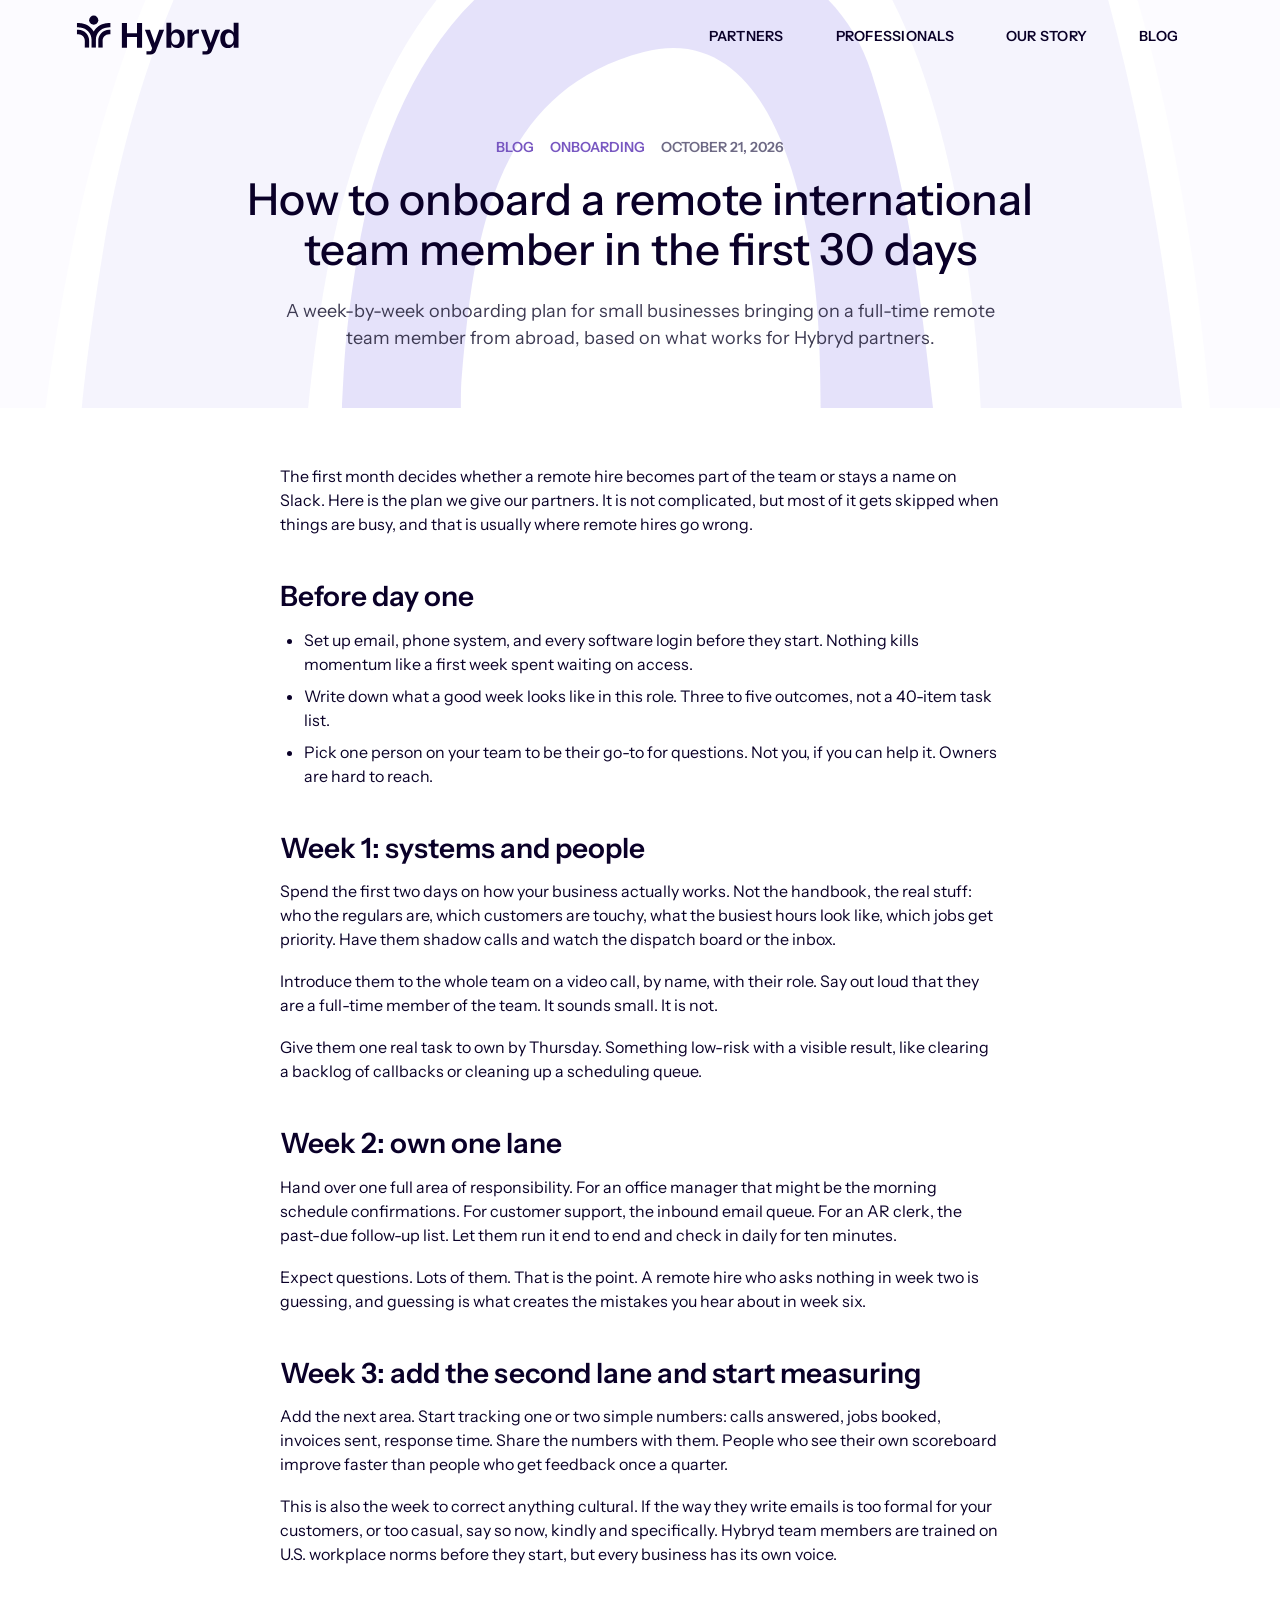
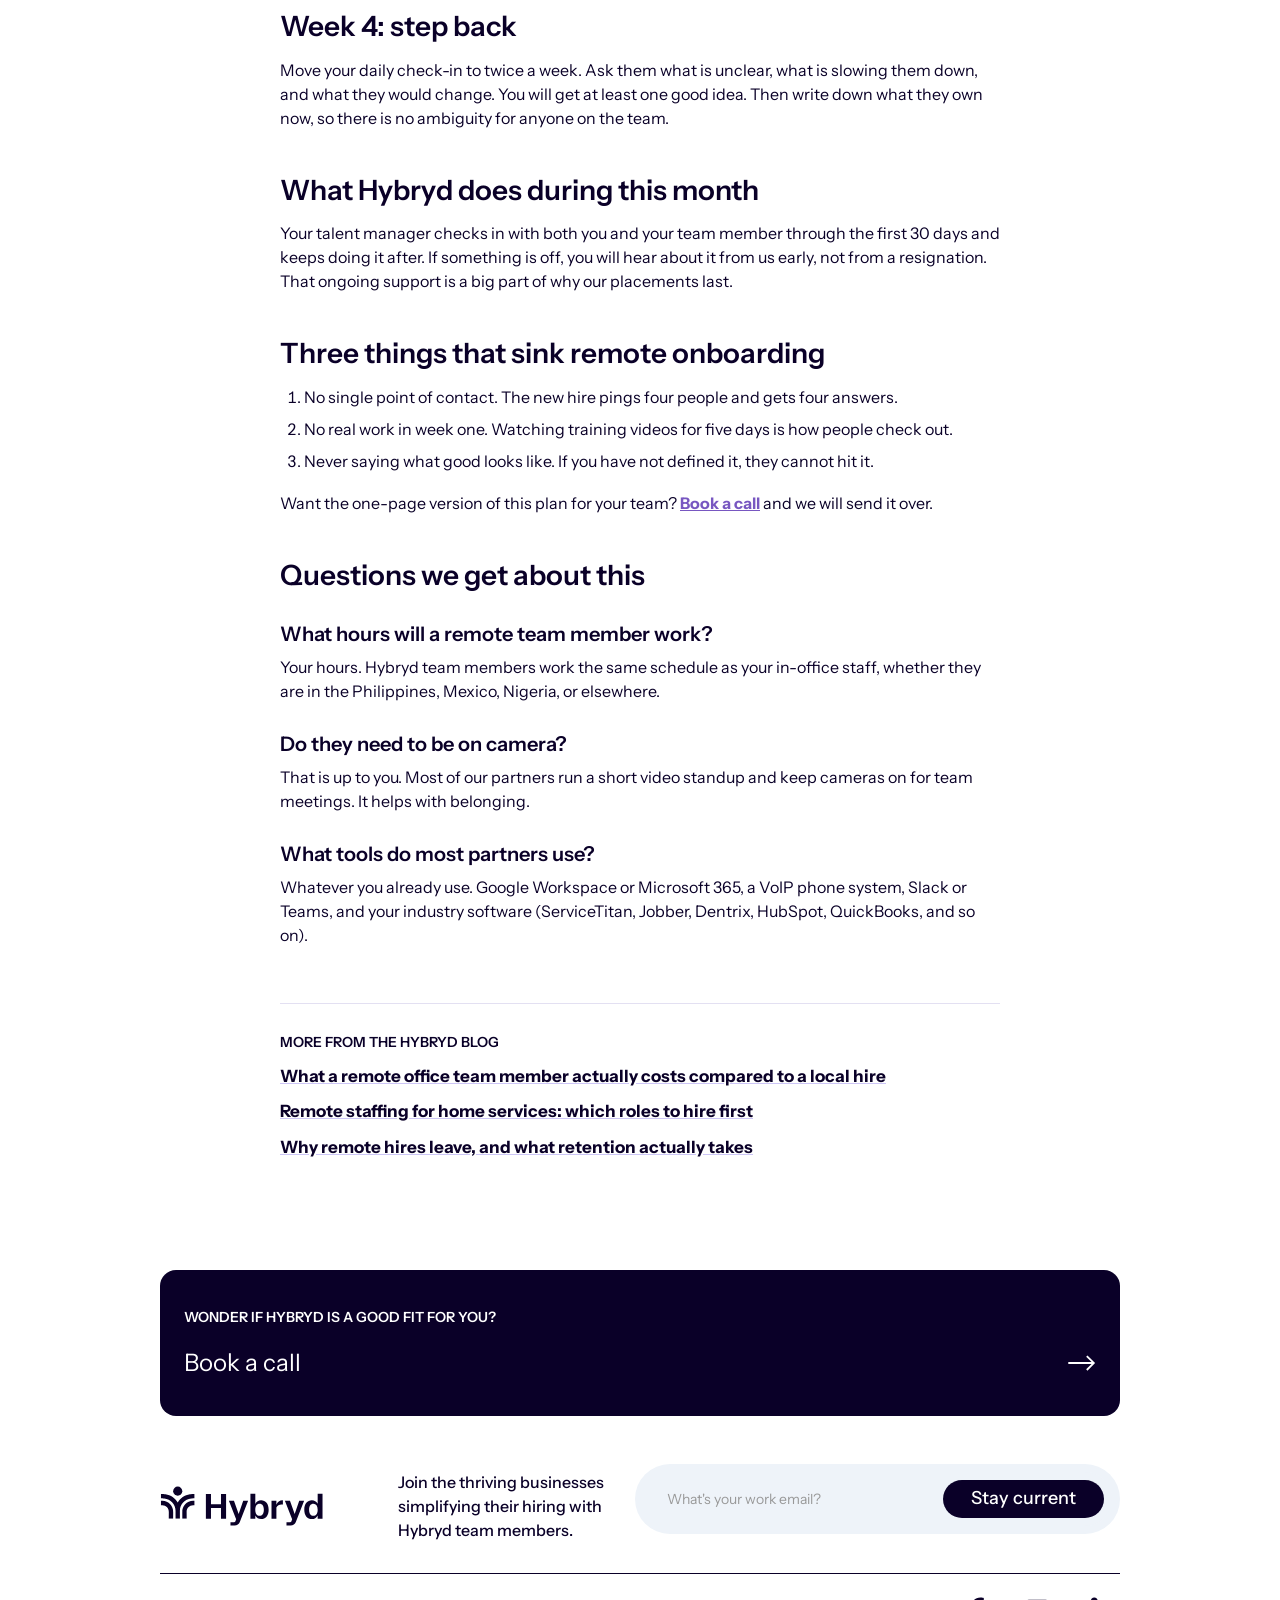
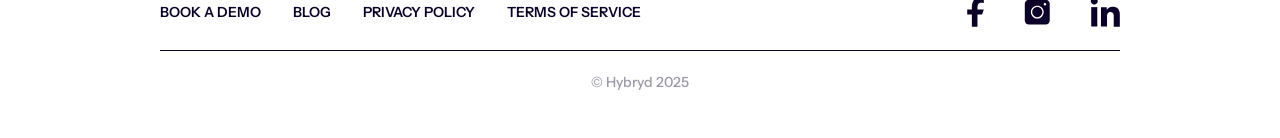
<file: blog/onboarding-a-remote-international-team-member-first-30-days.html>
<!DOCTYPE html><html lang="en"><head><meta charset="utf-8"/><title>How to onboard a remote international team member in the first 30 days | Hybryd Blog</title><meta content="A week-by-week onboarding plan for small businesses bringing on a full-time remote team member from abroad, based on what works for Hybryd partners." name="description"/><meta content="width=device-width, initial-scale=1" name="viewport"/>
<meta property="og:type" content="article"/><meta property="og:site_name" content="Hybryd"/><meta property="og:locale" content="en_US"/><meta property="og:url" content="https://www.hirehybryd.com/blog/onboarding-a-remote-international-team-member-first-30-days"/><meta property="og:title" content="How to onboard a remote international team member in the first 30 days | Hybryd Blog"/><meta property="og:description" content="A week-by-week onboarding plan for small businesses bringing on a full-time remote team member from abroad, based on what works for Hybryd partners."/><meta property="og:image" content="https://www.hirehybryd.com/images/og-image.png"/><meta property="og:image:width" content="1200"/><meta property="og:image:height" content="630"/><meta name="twitter:card" content="summary_large_image"/><meta name="twitter:title" content="How to onboard a remote international team member in the first 30 days | Hybryd Blog"/><meta name="twitter:description" content="A week-by-week onboarding plan for small businesses bringing on a full-time remote team member from abroad, based on what works for Hybryd partners."/><meta name="twitter:image" content="https://www.hirehybryd.com/images/og-image.png"/><meta property="article:published_time" content="2026-10-21"/><meta property="article:section" content="Onboarding"/>
<link rel="canonical" href="https://www.hirehybryd.com/blog/onboarding-a-remote-international-team-member-first-30-days"/><link href="/css/site.css" rel="stylesheet" type="text/css"/><link href="https://fonts.googleapis.com" rel="preconnect"/><link href="https://fonts.gstatic.com" rel="preconnect" crossorigin="anonymous"/><link href="https://fonts.googleapis.com/css2?family=Instrument+Sans:wght@300;400;500;600;700&display=swap" rel="stylesheet"><script type="text/javascript">!function(o,c){var n=c.documentElement,t=" w-mod-";n.className+=t+"js",("ontouchstart"in o||o.DocumentTouch&&c instanceof DocumentTouch)&&(n.className+=t+"touch")}(window,document);</script><link href="/images/group-119.png" rel="shortcut icon" type="image/x-icon"/><link href="/images/logo-group-120.png" rel="apple-touch-icon"/>
<script type="application/ld+json">{"@context": "https://schema.org", "@graph": [{"@type": "Organization", "@id": "https://www.hirehybryd.com/#organization", "name": "Hybryd", "url": "https://www.hirehybryd.com/", "logo": {"@type": "ImageObject", "url": "https://www.hirehybryd.com/images/logo-group-120.png"}}, {"@type": "BlogPosting", "@id": "https://www.hirehybryd.com/blog/onboarding-a-remote-international-team-member-first-30-days#post", "headline": "How to onboard a remote international team member in the first 30 days", "description": "A week-by-week onboarding plan for small businesses bringing on a full-time remote team member from abroad, based on what works for Hybryd partners.", "url": "https://www.hirehybryd.com/blog/onboarding-a-remote-international-team-member-first-30-days", "datePublished": "2026-10-21", "dateModified": "2026-10-21", "image": "https://www.hirehybryd.com/images/og-image.png", "author": {"@type": "Organization", "name": "Hybryd", "@id": "https://www.hirehybryd.com/#organization"}, "publisher": {"@id": "https://www.hirehybryd.com/#organization"}, "mainEntityOfPage": "https://www.hirehybryd.com/blog/onboarding-a-remote-international-team-member-first-30-days", "wordCount": 596, "inLanguage": "en-US", "articleSection": "Onboarding"}, {"@type": "BreadcrumbList", "itemListElement": [{"@type": "ListItem", "position": 1, "name": "Home", "item": "https://www.hirehybryd.com/"}, {"@type": "ListItem", "position": 2, "name": "Blog", "item": "https://www.hirehybryd.com/blog/"}, {"@type": "ListItem", "position": 3, "name": "How to onboard a remote international team member in the first 30 days", "item": "https://www.hirehybryd.com/blog/onboarding-a-remote-international-team-member-first-30-days"}]}, {"@type": "FAQPage", "mainEntity": [{"@type": "Question", "name": "What hours will a remote team member work?", "acceptedAnswer": {"@type": "Answer", "text": "Your hours. Hybryd team members work the same schedule as your in-office staff, whether they are in the Philippines, Mexico, Nigeria, or elsewhere."}}, {"@type": "Question", "name": "Do they need to be on camera?", "acceptedAnswer": {"@type": "Answer", "text": "That is up to you. Most of our partners run a short video standup and keep cameras on for team meetings. It helps with belonging."}}, {"@type": "Question", "name": "What tools do most partners use?", "acceptedAnswer": {"@type": "Answer", "text": "Whatever you already use. Google Workspace or Microsoft 365, a VoIP phone system, Slack or Teams, and your industry software (ServiceTitan, Jobber, Dentrix, HubSpot, QuickBooks, and so on)."}}]}]}</script></head><body><div data-animation="default" data-collapse="medium" data-duration="400" data-easing="ease" data-easing2="ease" role="banner" class="navigation w-nav"><div class="container"><div class="navbar-wrapper"><a href="/" class="home-link w-nav-brand"><img alt="Hybryd logo" loading="lazy" src="/images/hybryd-logo-dark.svg" class="image-63"/></a><nav role="navigation" class="nav-menu-wrapper w-nav-menu"><ul role="list" class="nav-menu-two light w-list-unstyled"><li class="list-item nav-spacing"><a href="/partners" class="nav-link copy-dark">PARTNERS</a></li><li class="nav-spacing"><a href="/professionals" class="nav-link copy-dark">PROFESSIONALS</a></li><li class="nav-spacing"><a href="/our-story" class="nav-link copy-dark">OUR STORY</a></li><li><a href="/blog/" class="nav-link copy-dark">BLOG</a></li><li class="mobile-margin-top-10 hidden"><a href="https://api.leadconnectorhq.com/widget/booking/mN3F1LEz2Q5n6eoMMfK2" target="_blank" class="button-primary w-button">Get Started</a></li></ul></nav><div class="menu-button w-nav-button"><div class="icon dark w-icon-nav-menu"></div></div></div></div></div>
<section class="hero-our-story post-hero"><div class="w-layout-blockcontainer container-large centered w-container"><div class="post-meta"><a href="/blog/" class="copy-eyebrow">Blog</a><span class="copy-eyebrow">Onboarding</span><span class="copy-eyebrow post-date">October 21, 2026</span></div><h1 class="copy-centered margin-bottom-24px">How to onboard a remote international team member in the first 30 days</h1><p class="post-lede copy-centered">A week-by-week onboarding plan for small businesses bringing on a full-time remote team member from abroad, based on what works for Hybryd partners.</p></div></section>
<section class="section-100 post-section"><div class="w-layout-blockcontainer container-large w-container"><article class="post">
<p>The first month decides whether a remote hire becomes part of the team or stays a name on Slack. Here is the plan we give our partners. It is not complicated, but most of it gets skipped when things are busy, and that is usually where remote hires go wrong.</p>

<h2>Before day one</h2>
<ul>
<li>Set up email, phone system, and every software login before they start. Nothing kills momentum like a first week spent waiting on access.</li>
<li>Write down what a good week looks like in this role. Three to five outcomes, not a 40-item task list.</li>
<li>Pick one person on your team to be their go-to for questions. Not you, if you can help it. Owners are hard to reach.</li>
</ul>

<h2>Week 1: systems and people</h2>
<p>Spend the first two days on how your business actually works. Not the handbook, the real stuff: who the regulars are, which customers are touchy, what the busiest hours look like, which jobs get priority. Have them shadow calls and watch the dispatch board or the inbox.</p>
<p>Introduce them to the whole team on a video call, by name, with their role. Say out loud that they are a full-time member of the team. It sounds small. It is not.</p>
<p>Give them one real task to own by Thursday. Something low-risk with a visible result, like clearing a backlog of callbacks or cleaning up a scheduling queue.</p>

<h2>Week 2: own one lane</h2>
<p>Hand over one full area of responsibility. For an office manager that might be the morning schedule confirmations. For customer support, the inbound email queue. For an AR clerk, the past-due follow-up list. Let them run it end to end and check in daily for ten minutes.</p>
<p>Expect questions. Lots of them. That is the point. A remote hire who asks nothing in week two is guessing, and guessing is what creates the mistakes you hear about in week six.</p>

<h2>Week 3: add the second lane and start measuring</h2>
<p>Add the next area. Start tracking one or two simple numbers: calls answered, jobs booked, invoices sent, response time. Share the numbers with them. People who see their own scoreboard improve faster than people who get feedback once a quarter.</p>
<p>This is also the week to correct anything cultural. If the way they write emails is too formal for your customers, or too casual, say so now, kindly and specifically. Hybryd team members are trained on U.S. workplace norms before they start, but every business has its own voice.</p>

<h2>Week 4: step back</h2>
<p>Move your daily check-in to twice a week. Ask them what is unclear, what is slowing them down, and what they would change. You will get at least one good idea. Then write down what they own now, so there is no ambiguity for anyone on the team.</p>

<h2>What Hybryd does during this month</h2>
<p>Your talent manager checks in with both you and your team member through the first 30 days and keeps doing it after. If something is off, you will hear about it from us early, not from a resignation. That ongoing support is a big part of why our placements last.</p>

<h2>Three things that sink remote onboarding</h2>
<ol>
<li>No single point of contact. The new hire pings four people and gets four answers.</li>
<li>No real work in week one. Watching training videos for five days is how people check out.</li>
<li>Never saying what good looks like. If you have not defined it, they cannot hit it.</li>
</ol>
<p>Want the one-page version of this plan for your team? <a href="https://api.leadconnectorhq.com/widget/booking/mN3F1LEz2Q5n6eoMMfK2" target="_blank">Book a call</a> and we will send it over.</p>
<h2>Questions we get about this</h2><h3>What hours will a remote team member work?</h3><p>Your hours. Hybryd team members work the same schedule as your in-office staff, whether they are in the Philippines, Mexico, Nigeria, or elsewhere.</p><h3>Do they need to be on camera?</h3><p>That is up to you. Most of our partners run a short video standup and keep cameras on for team meetings. It helps with belonging.</p><h3>What tools do most partners use?</h3><p>Whatever you already use. Google Workspace or Microsoft 365, a VoIP phone system, Slack or Teams, and your industry software (ServiceTitan, Jobber, Dentrix, HubSpot, QuickBooks, and so on).</p></article>
<aside class="post-more"><h5 class="copy-eyebrow">More from the Hybryd blog</h5><ul><li><a href="/blog/remote-office-staff-cost-vs-local-hire">What a remote office team member actually costs compared to a local hire</a></li><li><a href="/blog/remote-staffing-for-home-services-plumbing-hvac-pest-control-roofing">Remote staffing for home services: which roles to hire first</a></li><li><a href="/blog/why-remote-hires-leave-and-what-retention-actually-takes">Why remote hires leave, and what retention actually takes</a></li></ul></aside></div></section>
<div class="cta dark padding-24px centered"><a href="https://api.leadconnectorhq.com/widget/booking/mN3F1LEz2Q5n6eoMMfK2" target="_blank" class="link-block-5 w-inline-block"><div class="w-layout-blockcontainer container-xxlarge w-container"><div class="div-block-15"><h5 class="copy-white copy-eyebrow margin-bottom-16px">Wonder if Hybryd is a good fit for you?</h5><div class="div-block-20"><h3 class="copy-white copy-regular">Book a call</h3><img loading="lazy" src="/images/arrow-right-white.svg" alt=""/></div></div></div></a></div><section class="section-footer"><div class="w-layout-blockcontainer container-xxlarge w-container"><div class="w-layout-grid grid-2"><div id="w-node-_8f6502e7-a35f-4b46-b234-3cda10ff25cf-10ff25cc" class="div-block-12"><img alt="Hybryd logo" loading="lazy" src="/images/hybryd-logo-dark.svg"/></div><div class="div-block-12"><h5 class="copy-medium mobile-centered tablet-left-aligned">Join the thriving businesses simplifying their hiring with Hybryd team members.</h5></div><div id="w-node-_8f6502e7-a35f-4b46-b234-3cda10ff25d4-10ff25cc" class="div-block-22"><div class="w-form"><form id="email-form" name="email-form" data-name="Email Form" method="post" action="https://api.web3forms.com/submit"><input type="hidden" name="access_key" value="WEB3FORMS_ACCESS_KEY"><input type="hidden" name="subject" value="New newsletter signup from hirehybryd.com"><input type="hidden" name="redirect" value="https://www.hirehybryd.com/?subscribed=1"><input type="checkbox" name="botcheck" class="hidden" style="display:none"><div class="div-block-18"><label for="Email-3" class="field-label hidden">What’s your work email?</label><input class="text-field w-input" maxlength="256" name="Email" data-name="Email" placeholder="What&#x27;s your work email?" type="email" id="Email-3" required=""/><div class="div-block-23"><input type="submit" data-wait="Please wait..." class="submit-button w-button" value="Stay current"/></div></div></form><div class="success-message w-form-done"><div class="text-block">Thank you! Your submission has been received!</div></div><div class="error-message w-form-fail"><div class="text-block-2">Please enter a valid email address.</div></div></div></div><div id="w-node-_8f6502e7-a35f-4b46-b234-3cda10ff25e2-10ff25cc" class="lines"><div class="gap-32px padding-44px"><a href="https://api.leadconnectorhq.com/widget/booking/mN3F1LEz2Q5n6eoMMfK2" target="_blank" class="w-inline-block"><h5 class="copy-eyebrow">BOOK A DEMO</h5></a><a href="/blog/" class="w-inline-block"><h5 class="copy-eyebrow">BLOG</h5></a><a href="/privacy-policy" class="w-inline-block"><h5 class="copy-eyebrow">PRIVACY POLICY</h5></a><a href="/terms-of-use" class="w-inline-block"><h5 class="copy-eyebrow">TERMS OF SERVICE</h5></a></div><div class="gap-40px"><a href="https://www.facebook.com/profile.php?id=61556228158531" target="_blank" class="w-inline-block"><img alt="Hybryd on Facebook" loading="lazy" src="/images/facebook.svg"/></a><a href="https://www.instagram.com/hirehybryd/" target="_blank" class="w-inline-block"><img alt="Hybryd on Instagram" loading="lazy" src="/images/instagram.svg"/></a><a href="https://www.linkedin.com/company/hire-hybryd/" target="_blank" class="w-inline-block"><img alt="Hybryd on LinkedIn" loading="lazy" src="/images/linkedin.svg"/></a></div></div><h6 id="w-node-_8f6502e7-a35f-4b46-b234-3cda10ff25f2-10ff25cc" class="opacity">© Hybryd 2025</h6></div></div></section><script src="/js/jquery-3.5.1.min.js" type="text/javascript" crossorigin="anonymous"></script><script src="/js/webflow.schunk.f71e4146cdb343d7.js" type="text/javascript" crossorigin="anonymous"></script><script src="/js/webflow.94b339a6.3860077135fd0abd.js" type="text/javascript" crossorigin="anonymous"></script></body></html>
</file>
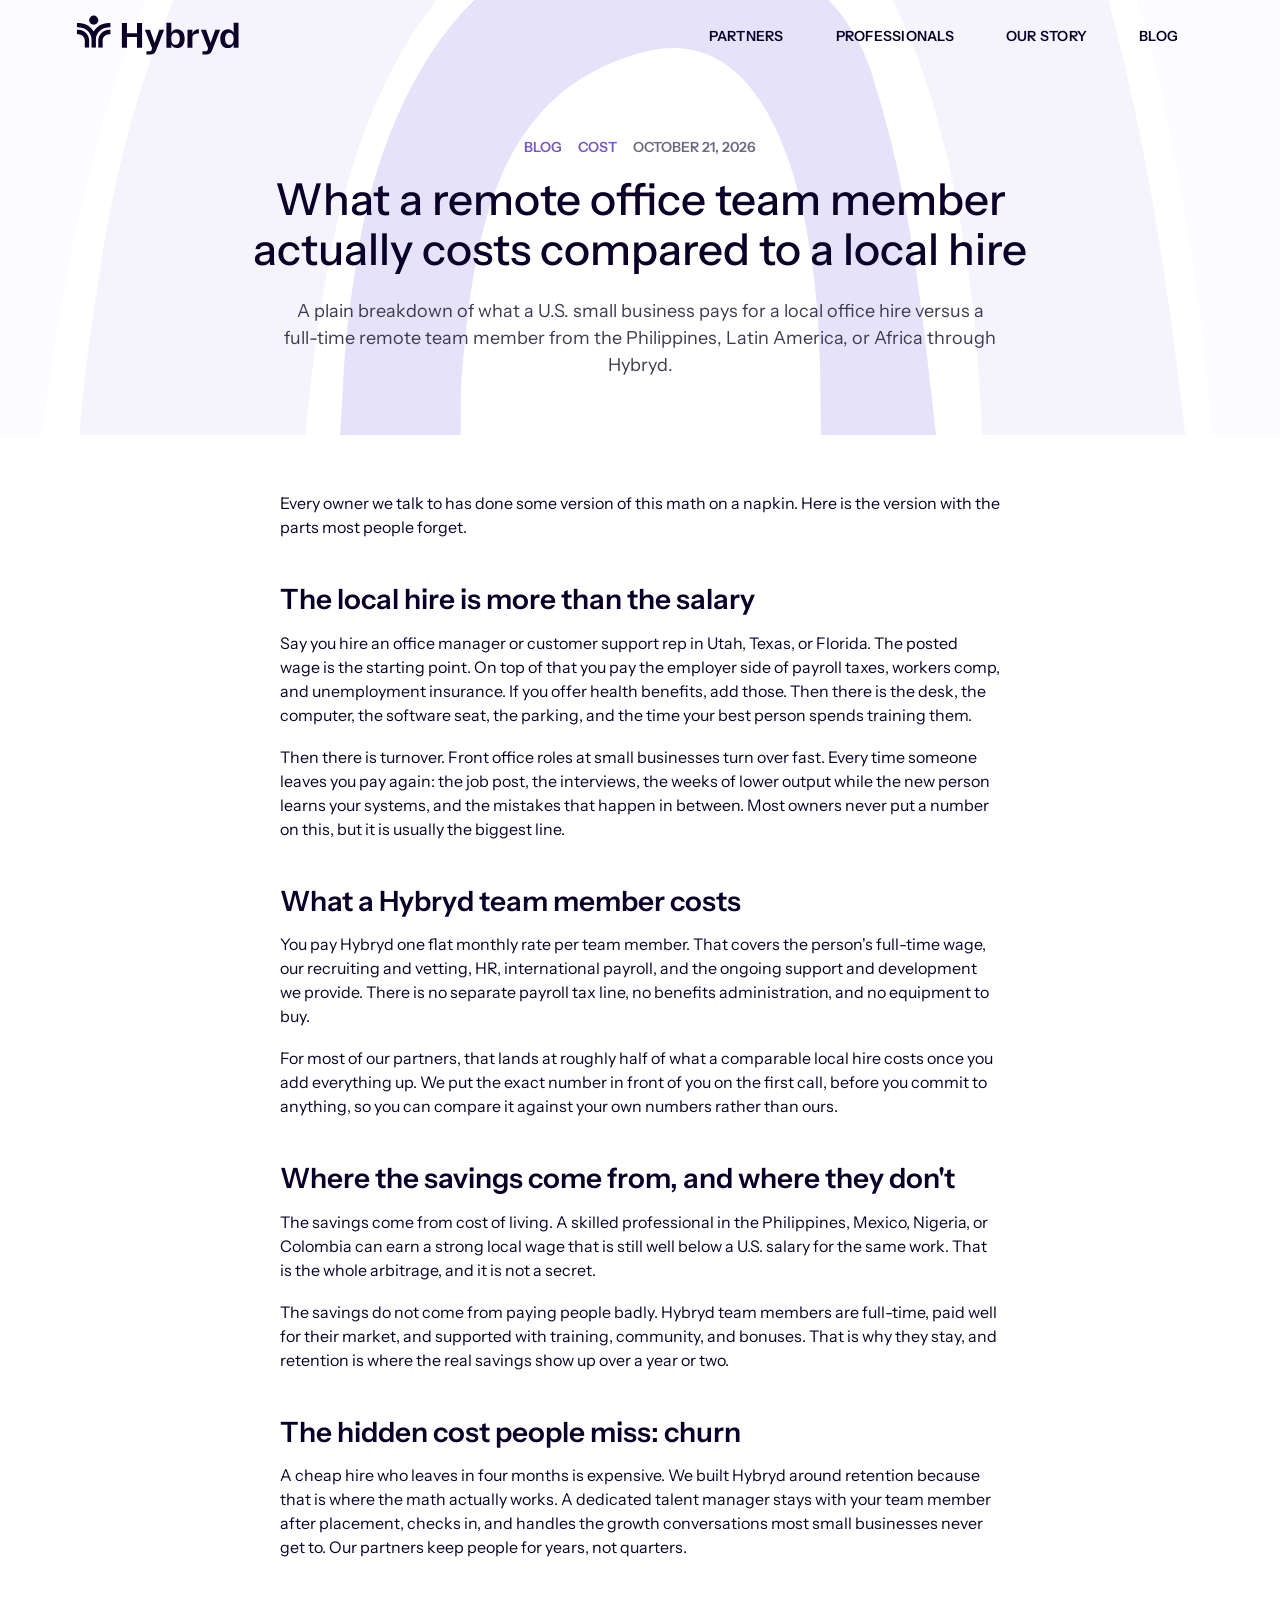
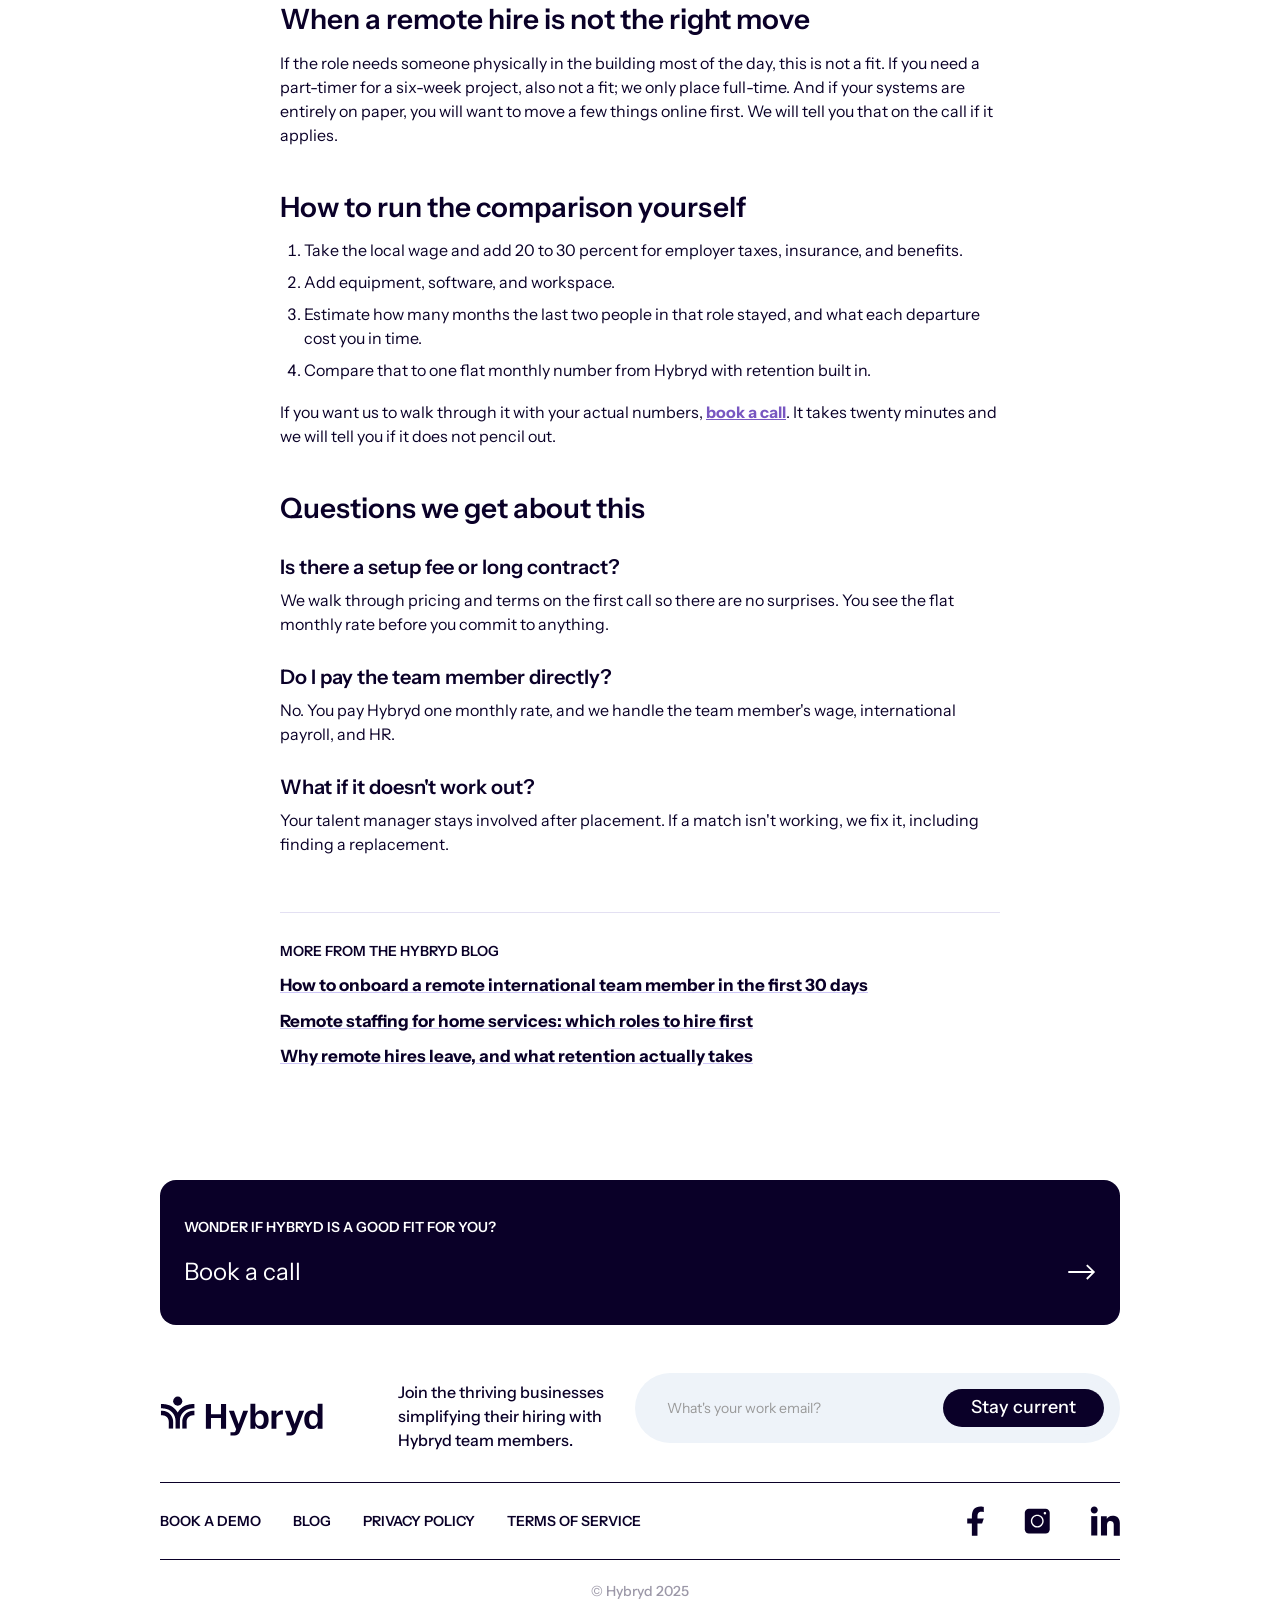
<file: blog/remote-office-staff-cost-vs-local-hire.html>
<!DOCTYPE html><html lang="en"><head><meta charset="utf-8"/><title>What a remote office team member actually costs compared to a local hire | Hybryd Blog</title><meta content="A plain breakdown of what a U.S. small business pays for a local office hire versus a full-time remote team member from the Philippines, Latin America, or Africa through Hybryd." name="description"/><meta content="width=device-width, initial-scale=1" name="viewport"/>
<meta property="og:type" content="article"/><meta property="og:site_name" content="Hybryd"/><meta property="og:locale" content="en_US"/><meta property="og:url" content="https://www.hirehybryd.com/blog/remote-office-staff-cost-vs-local-hire"/><meta property="og:title" content="What a remote office team member actually costs compared to a local hire | Hybryd Blog"/><meta property="og:description" content="A plain breakdown of what a U.S. small business pays for a local office hire versus a full-time remote team member from the Philippines, Latin America, or Africa through Hybryd."/><meta property="og:image" content="https://www.hirehybryd.com/images/og-image.png"/><meta property="og:image:width" content="1200"/><meta property="og:image:height" content="630"/><meta name="twitter:card" content="summary_large_image"/><meta name="twitter:title" content="What a remote office team member actually costs compared to a local hire | Hybryd Blog"/><meta name="twitter:description" content="A plain breakdown of what a U.S. small business pays for a local office hire versus a full-time remote team member from the Philippines, Latin America, or Africa through Hybryd."/><meta name="twitter:image" content="https://www.hirehybryd.com/images/og-image.png"/><meta property="article:published_time" content="2026-10-21"/><meta property="article:section" content="Cost"/>
<link rel="canonical" href="https://www.hirehybryd.com/blog/remote-office-staff-cost-vs-local-hire"/><link href="/css/site.css" rel="stylesheet" type="text/css"/><link href="https://fonts.googleapis.com" rel="preconnect"/><link href="https://fonts.gstatic.com" rel="preconnect" crossorigin="anonymous"/><link href="https://fonts.googleapis.com/css2?family=Instrument+Sans:wght@300;400;500;600;700&display=swap" rel="stylesheet"><script type="text/javascript">!function(o,c){var n=c.documentElement,t=" w-mod-";n.className+=t+"js",("ontouchstart"in o||o.DocumentTouch&&c instanceof DocumentTouch)&&(n.className+=t+"touch")}(window,document);</script><link href="/images/group-119.png" rel="shortcut icon" type="image/x-icon"/><link href="/images/logo-group-120.png" rel="apple-touch-icon"/>
<script type="application/ld+json">{"@context": "https://schema.org", "@graph": [{"@type": "Organization", "@id": "https://www.hirehybryd.com/#organization", "name": "Hybryd", "url": "https://www.hirehybryd.com/", "logo": {"@type": "ImageObject", "url": "https://www.hirehybryd.com/images/logo-group-120.png"}}, {"@type": "BlogPosting", "@id": "https://www.hirehybryd.com/blog/remote-office-staff-cost-vs-local-hire#post", "headline": "What a remote office team member actually costs compared to a local hire", "description": "A plain breakdown of what a U.S. small business pays for a local office hire versus a full-time remote team member from the Philippines, Latin America, or Africa through Hybryd.", "url": "https://www.hirehybryd.com/blog/remote-office-staff-cost-vs-local-hire", "datePublished": "2026-10-21", "dateModified": "2026-10-21", "image": "https://www.hirehybryd.com/images/og-image.png", "author": {"@type": "Organization", "name": "Hybryd", "@id": "https://www.hirehybryd.com/#organization"}, "publisher": {"@id": "https://www.hirehybryd.com/#organization"}, "mainEntityOfPage": "https://www.hirehybryd.com/blog/remote-office-staff-cost-vs-local-hire", "wordCount": 588, "inLanguage": "en-US", "articleSection": "Cost"}, {"@type": "BreadcrumbList", "itemListElement": [{"@type": "ListItem", "position": 1, "name": "Home", "item": "https://www.hirehybryd.com/"}, {"@type": "ListItem", "position": 2, "name": "Blog", "item": "https://www.hirehybryd.com/blog/"}, {"@type": "ListItem", "position": 3, "name": "What a remote office team member actually costs compared to a local hire", "item": "https://www.hirehybryd.com/blog/remote-office-staff-cost-vs-local-hire"}]}, {"@type": "FAQPage", "mainEntity": [{"@type": "Question", "name": "Is there a setup fee or long contract?", "acceptedAnswer": {"@type": "Answer", "text": "We walk through pricing and terms on the first call so there are no surprises. You see the flat monthly rate before you commit to anything."}}, {"@type": "Question", "name": "Do I pay the team member directly?", "acceptedAnswer": {"@type": "Answer", "text": "No. You pay Hybryd one monthly rate, and we handle the team member's wage, international payroll, and HR."}}, {"@type": "Question", "name": "What if it doesn't work out?", "acceptedAnswer": {"@type": "Answer", "text": "Your talent manager stays involved after placement. If a match isn't working, we fix it, including finding a replacement."}}]}]}</script></head><body><div data-animation="default" data-collapse="medium" data-duration="400" data-easing="ease" data-easing2="ease" role="banner" class="navigation w-nav"><div class="container"><div class="navbar-wrapper"><a href="/" class="home-link w-nav-brand"><img alt="Hybryd logo" loading="lazy" src="/images/hybryd-logo-dark.svg" class="image-63"/></a><nav role="navigation" class="nav-menu-wrapper w-nav-menu"><ul role="list" class="nav-menu-two light w-list-unstyled"><li class="list-item nav-spacing"><a href="/partners" class="nav-link copy-dark">PARTNERS</a></li><li class="nav-spacing"><a href="/professionals" class="nav-link copy-dark">PROFESSIONALS</a></li><li class="nav-spacing"><a href="/our-story" class="nav-link copy-dark">OUR STORY</a></li><li><a href="/blog/" class="nav-link copy-dark">BLOG</a></li><li class="mobile-margin-top-10 hidden"><a href="https://api.leadconnectorhq.com/widget/booking/mN3F1LEz2Q5n6eoMMfK2" target="_blank" class="button-primary w-button">Get Started</a></li></ul></nav><div class="menu-button w-nav-button"><div class="icon dark w-icon-nav-menu"></div></div></div></div></div>
<section class="hero-our-story post-hero"><div class="w-layout-blockcontainer container-large centered w-container"><div class="post-meta"><a href="/blog/" class="copy-eyebrow">Blog</a><span class="copy-eyebrow">Cost</span><span class="copy-eyebrow post-date">October 21, 2026</span></div><h1 class="copy-centered margin-bottom-24px">What a remote office team member actually costs compared to a local hire</h1><p class="post-lede copy-centered">A plain breakdown of what a U.S. small business pays for a local office hire versus a full-time remote team member from the Philippines, Latin America, or Africa through Hybryd.</p></div></section>
<section class="section-100 post-section"><div class="w-layout-blockcontainer container-large w-container"><article class="post">
<p>Every owner we talk to has done some version of this math on a napkin. Here is the version with the parts most people forget.</p>

<h2>The local hire is more than the salary</h2>
<p>Say you hire an office manager or customer support rep in Utah, Texas, or Florida. The posted wage is the starting point. On top of that you pay the employer side of payroll taxes, workers comp, and unemployment insurance. If you offer health benefits, add those. Then there is the desk, the computer, the software seat, the parking, and the time your best person spends training them.</p>
<p>Then there is turnover. Front office roles at small businesses turn over fast. Every time someone leaves you pay again: the job post, the interviews, the weeks of lower output while the new person learns your systems, and the mistakes that happen in between. Most owners never put a number on this, but it is usually the biggest line.</p>

<h2>What a Hybryd team member costs</h2>
<p>You pay Hybryd one flat monthly rate per team member. That covers the person's full-time wage, our recruiting and vetting, HR, international payroll, and the ongoing support and development we provide. There is no separate payroll tax line, no benefits administration, and no equipment to buy.</p>
<p>For most of our partners, that lands at roughly half of what a comparable local hire costs once you add everything up. We put the exact number in front of you on the first call, before you commit to anything, so you can compare it against your own numbers rather than ours.</p>

<h2>Where the savings come from, and where they don't</h2>
<p>The savings come from cost of living. A skilled professional in the Philippines, Mexico, Nigeria, or Colombia can earn a strong local wage that is still well below a U.S. salary for the same work. That is the whole arbitrage, and it is not a secret.</p>
<p>The savings do not come from paying people badly. Hybryd team members are full-time, paid well for their market, and supported with training, community, and bonuses. That is why they stay, and retention is where the real savings show up over a year or two.</p>

<h2>The hidden cost people miss: churn</h2>
<p>A cheap hire who leaves in four months is expensive. We built Hybryd around retention because that is where the math actually works. A dedicated talent manager stays with your team member after placement, checks in, and handles the growth conversations most small businesses never get to. Our partners keep people for years, not quarters.</p>

<h2>When a remote hire is not the right move</h2>
<p>If the role needs someone physically in the building most of the day, this is not a fit. If you need a part-timer for a six-week project, also not a fit; we only place full-time. And if your systems are entirely on paper, you will want to move a few things online first. We will tell you that on the call if it applies.</p>

<h2>How to run the comparison yourself</h2>
<ol>
<li>Take the local wage and add 20 to 30 percent for employer taxes, insurance, and benefits.</li>
<li>Add equipment, software, and workspace.</li>
<li>Estimate how many months the last two people in that role stayed, and what each departure cost you in time.</li>
<li>Compare that to one flat monthly number from Hybryd with retention built in.</li>
</ol>
<p>If you want us to walk through it with your actual numbers, <a href="https://api.leadconnectorhq.com/widget/booking/mN3F1LEz2Q5n6eoMMfK2" target="_blank">book a call</a>. It takes twenty minutes and we will tell you if it does not pencil out.</p>
<h2>Questions we get about this</h2><h3>Is there a setup fee or long contract?</h3><p>We walk through pricing and terms on the first call so there are no surprises. You see the flat monthly rate before you commit to anything.</p><h3>Do I pay the team member directly?</h3><p>No. You pay Hybryd one monthly rate, and we handle the team member&#x27;s wage, international payroll, and HR.</p><h3>What if it doesn&#x27;t work out?</h3><p>Your talent manager stays involved after placement. If a match isn&#x27;t working, we fix it, including finding a replacement.</p></article>
<aside class="post-more"><h5 class="copy-eyebrow">More from the Hybryd blog</h5><ul><li><a href="/blog/onboarding-a-remote-international-team-member-first-30-days">How to onboard a remote international team member in the first 30 days</a></li><li><a href="/blog/remote-staffing-for-home-services-plumbing-hvac-pest-control-roofing">Remote staffing for home services: which roles to hire first</a></li><li><a href="/blog/why-remote-hires-leave-and-what-retention-actually-takes">Why remote hires leave, and what retention actually takes</a></li></ul></aside></div></section>
<div class="cta dark padding-24px centered"><a href="https://api.leadconnectorhq.com/widget/booking/mN3F1LEz2Q5n6eoMMfK2" target="_blank" class="link-block-5 w-inline-block"><div class="w-layout-blockcontainer container-xxlarge w-container"><div class="div-block-15"><h5 class="copy-white copy-eyebrow margin-bottom-16px">Wonder if Hybryd is a good fit for you?</h5><div class="div-block-20"><h3 class="copy-white copy-regular">Book a call</h3><img loading="lazy" src="/images/arrow-right-white.svg" alt=""/></div></div></div></a></div><section class="section-footer"><div class="w-layout-blockcontainer container-xxlarge w-container"><div class="w-layout-grid grid-2"><div id="w-node-_8f6502e7-a35f-4b46-b234-3cda10ff25cf-10ff25cc" class="div-block-12"><img alt="Hybryd logo" loading="lazy" src="/images/hybryd-logo-dark.svg"/></div><div class="div-block-12"><h5 class="copy-medium mobile-centered tablet-left-aligned">Join the thriving businesses simplifying their hiring with Hybryd team members.</h5></div><div id="w-node-_8f6502e7-a35f-4b46-b234-3cda10ff25d4-10ff25cc" class="div-block-22"><div class="w-form"><form id="email-form" name="email-form" data-name="Email Form" method="post" action="https://api.web3forms.com/submit"><input type="hidden" name="access_key" value="WEB3FORMS_ACCESS_KEY"><input type="hidden" name="subject" value="New newsletter signup from hirehybryd.com"><input type="hidden" name="redirect" value="https://www.hirehybryd.com/?subscribed=1"><input type="checkbox" name="botcheck" class="hidden" style="display:none"><div class="div-block-18"><label for="Email-3" class="field-label hidden">What’s your work email?</label><input class="text-field w-input" maxlength="256" name="Email" data-name="Email" placeholder="What&#x27;s your work email?" type="email" id="Email-3" required=""/><div class="div-block-23"><input type="submit" data-wait="Please wait..." class="submit-button w-button" value="Stay current"/></div></div></form><div class="success-message w-form-done"><div class="text-block">Thank you! Your submission has been received!</div></div><div class="error-message w-form-fail"><div class="text-block-2">Please enter a valid email address.</div></div></div></div><div id="w-node-_8f6502e7-a35f-4b46-b234-3cda10ff25e2-10ff25cc" class="lines"><div class="gap-32px padding-44px"><a href="https://api.leadconnectorhq.com/widget/booking/mN3F1LEz2Q5n6eoMMfK2" target="_blank" class="w-inline-block"><h5 class="copy-eyebrow">BOOK A DEMO</h5></a><a href="/blog/" class="w-inline-block"><h5 class="copy-eyebrow">BLOG</h5></a><a href="/privacy-policy" class="w-inline-block"><h5 class="copy-eyebrow">PRIVACY POLICY</h5></a><a href="/terms-of-use" class="w-inline-block"><h5 class="copy-eyebrow">TERMS OF SERVICE</h5></a></div><div class="gap-40px"><a href="https://www.facebook.com/profile.php?id=61556228158531" target="_blank" class="w-inline-block"><img alt="Hybryd on Facebook" loading="lazy" src="/images/facebook.svg"/></a><a href="https://www.instagram.com/hirehybryd/" target="_blank" class="w-inline-block"><img alt="Hybryd on Instagram" loading="lazy" src="/images/instagram.svg"/></a><a href="https://www.linkedin.com/company/hire-hybryd/" target="_blank" class="w-inline-block"><img alt="Hybryd on LinkedIn" loading="lazy" src="/images/linkedin.svg"/></a></div></div><h6 id="w-node-_8f6502e7-a35f-4b46-b234-3cda10ff25f2-10ff25cc" class="opacity">© Hybryd 2025</h6></div></div></section><script src="/js/jquery-3.5.1.min.js" type="text/javascript" crossorigin="anonymous"></script><script src="/js/webflow.schunk.f71e4146cdb343d7.js" type="text/javascript" crossorigin="anonymous"></script><script src="/js/webflow.94b339a6.3860077135fd0abd.js" type="text/javascript" crossorigin="anonymous"></script></body></html>
</file>
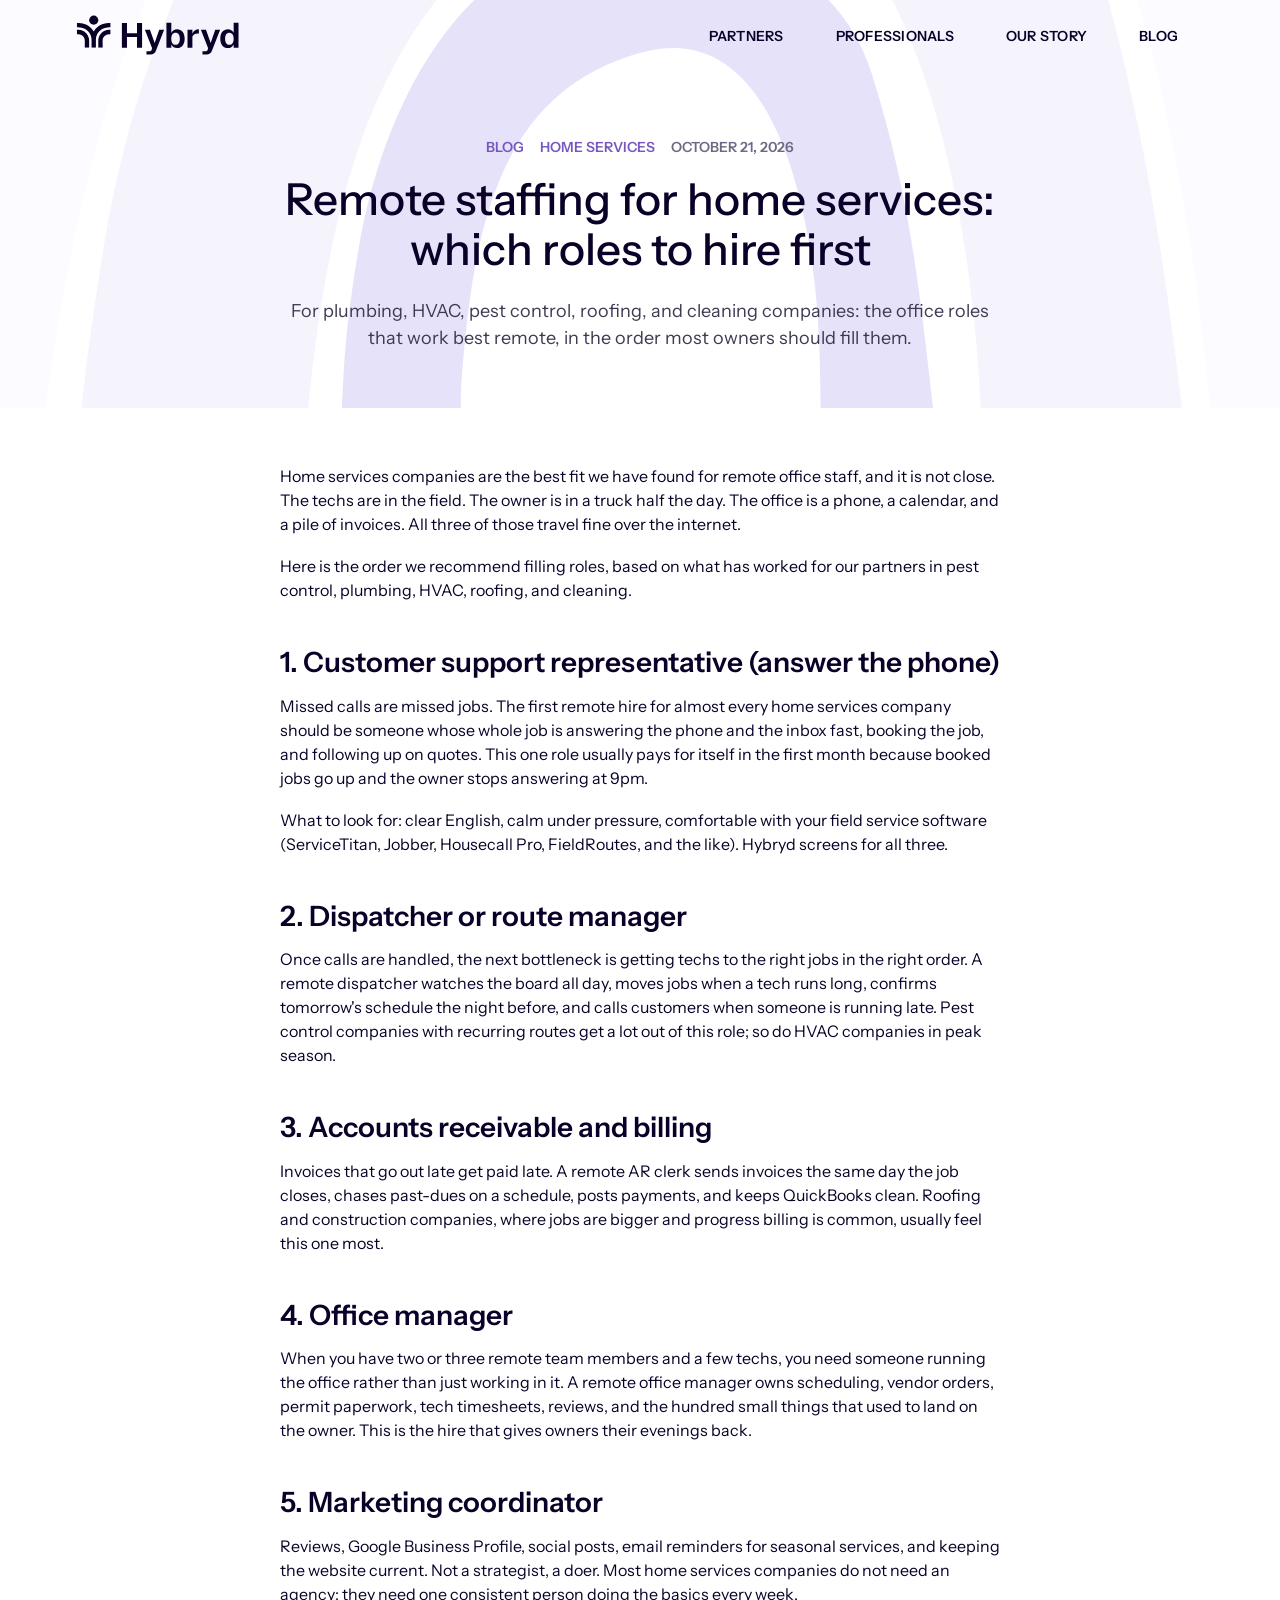
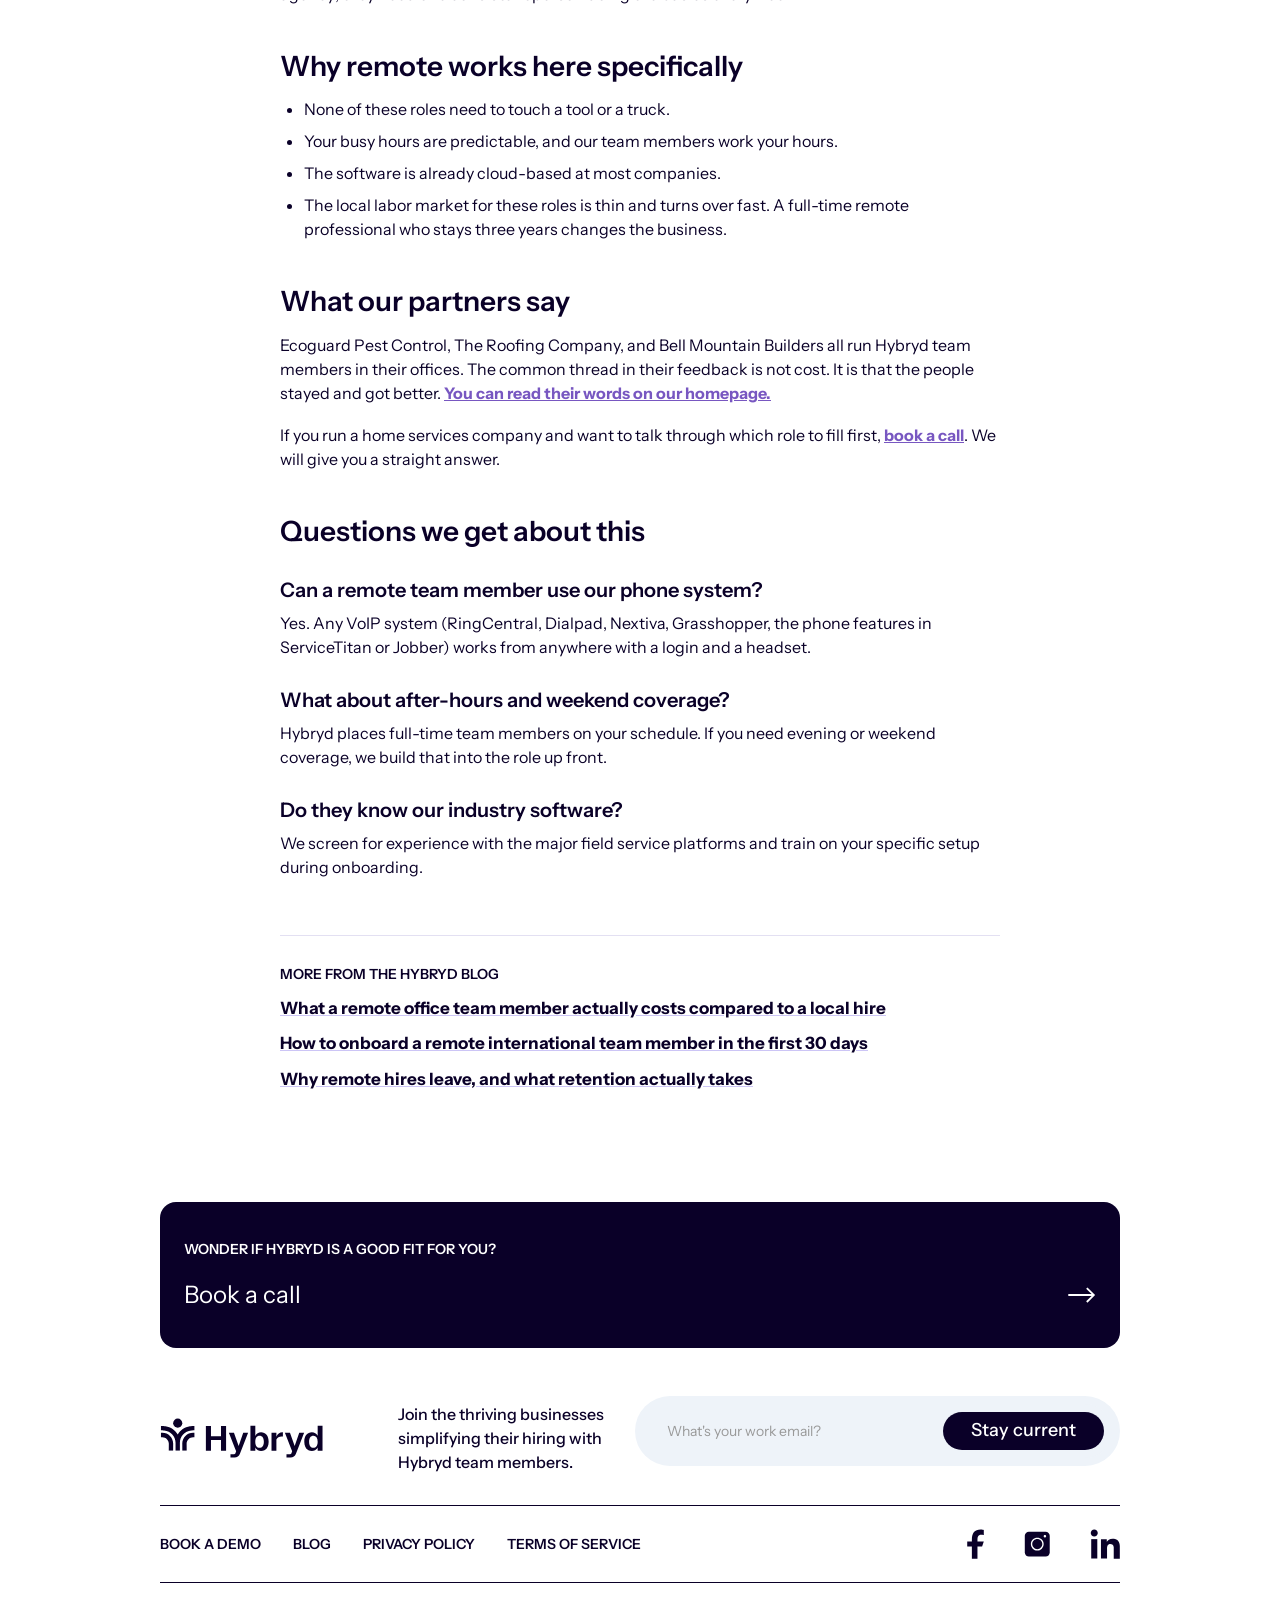
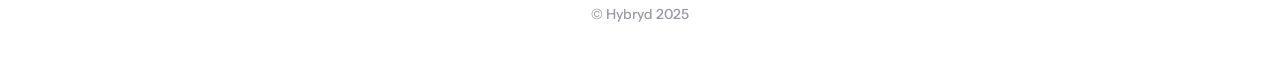
<file: blog/remote-staffing-for-home-services-plumbing-hvac-pest-control-roofing.html>
<!DOCTYPE html><html lang="en"><head><meta charset="utf-8"/><title>Remote staffing for home services: which roles to hire first | Hybryd Blog</title><meta content="For plumbing, HVAC, pest control, roofing, and cleaning companies: the office roles that work best remote, in the order most owners should fill them." name="description"/><meta content="width=device-width, initial-scale=1" name="viewport"/>
<meta property="og:type" content="article"/><meta property="og:site_name" content="Hybryd"/><meta property="og:locale" content="en_US"/><meta property="og:url" content="https://www.hirehybryd.com/blog/remote-staffing-for-home-services-plumbing-hvac-pest-control-roofing"/><meta property="og:title" content="Remote staffing for home services: which roles to hire first | Hybryd Blog"/><meta property="og:description" content="For plumbing, HVAC, pest control, roofing, and cleaning companies: the office roles that work best remote, in the order most owners should fill them."/><meta property="og:image" content="https://www.hirehybryd.com/images/og-image.png"/><meta property="og:image:width" content="1200"/><meta property="og:image:height" content="630"/><meta name="twitter:card" content="summary_large_image"/><meta name="twitter:title" content="Remote staffing for home services: which roles to hire first | Hybryd Blog"/><meta name="twitter:description" content="For plumbing, HVAC, pest control, roofing, and cleaning companies: the office roles that work best remote, in the order most owners should fill them."/><meta name="twitter:image" content="https://www.hirehybryd.com/images/og-image.png"/><meta property="article:published_time" content="2026-10-21"/><meta property="article:section" content="Home services"/>
<link rel="canonical" href="https://www.hirehybryd.com/blog/remote-staffing-for-home-services-plumbing-hvac-pest-control-roofing"/><link href="/css/site.css" rel="stylesheet" type="text/css"/><link href="https://fonts.googleapis.com" rel="preconnect"/><link href="https://fonts.gstatic.com" rel="preconnect" crossorigin="anonymous"/><link href="https://fonts.googleapis.com/css2?family=Instrument+Sans:wght@300;400;500;600;700&display=swap" rel="stylesheet"><script type="text/javascript">!function(o,c){var n=c.documentElement,t=" w-mod-";n.className+=t+"js",("ontouchstart"in o||o.DocumentTouch&&c instanceof DocumentTouch)&&(n.className+=t+"touch")}(window,document);</script><link href="/images/group-119.png" rel="shortcut icon" type="image/x-icon"/><link href="/images/logo-group-120.png" rel="apple-touch-icon"/>
<script type="application/ld+json">{"@context": "https://schema.org", "@graph": [{"@type": "Organization", "@id": "https://www.hirehybryd.com/#organization", "name": "Hybryd", "url": "https://www.hirehybryd.com/", "logo": {"@type": "ImageObject", "url": "https://www.hirehybryd.com/images/logo-group-120.png"}}, {"@type": "BlogPosting", "@id": "https://www.hirehybryd.com/blog/remote-staffing-for-home-services-plumbing-hvac-pest-control-roofing#post", "headline": "Remote staffing for home services: which roles to hire first", "description": "For plumbing, HVAC, pest control, roofing, and cleaning companies: the office roles that work best remote, in the order most owners should fill them.", "url": "https://www.hirehybryd.com/blog/remote-staffing-for-home-services-plumbing-hvac-pest-control-roofing", "datePublished": "2026-10-21", "dateModified": "2026-10-21", "image": "https://www.hirehybryd.com/images/og-image.png", "author": {"@type": "Organization", "name": "Hybryd", "@id": "https://www.hirehybryd.com/#organization"}, "publisher": {"@id": "https://www.hirehybryd.com/#organization"}, "mainEntityOfPage": "https://www.hirehybryd.com/blog/remote-staffing-for-home-services-plumbing-hvac-pest-control-roofing", "wordCount": 543, "inLanguage": "en-US", "articleSection": "Home services"}, {"@type": "BreadcrumbList", "itemListElement": [{"@type": "ListItem", "position": 1, "name": "Home", "item": "https://www.hirehybryd.com/"}, {"@type": "ListItem", "position": 2, "name": "Blog", "item": "https://www.hirehybryd.com/blog/"}, {"@type": "ListItem", "position": 3, "name": "Remote staffing for home services: which roles to hire first", "item": "https://www.hirehybryd.com/blog/remote-staffing-for-home-services-plumbing-hvac-pest-control-roofing"}]}, {"@type": "FAQPage", "mainEntity": [{"@type": "Question", "name": "Can a remote team member use our phone system?", "acceptedAnswer": {"@type": "Answer", "text": "Yes. Any VoIP system (RingCentral, Dialpad, Nextiva, Grasshopper, the phone features in ServiceTitan or Jobber) works from anywhere with a login and a headset."}}, {"@type": "Question", "name": "What about after-hours and weekend coverage?", "acceptedAnswer": {"@type": "Answer", "text": "Hybryd places full-time team members on your schedule. If you need evening or weekend coverage, we build that into the role up front."}}, {"@type": "Question", "name": "Do they know our industry software?", "acceptedAnswer": {"@type": "Answer", "text": "We screen for experience with the major field service platforms and train on your specific setup during onboarding."}}]}]}</script></head><body><div data-animation="default" data-collapse="medium" data-duration="400" data-easing="ease" data-easing2="ease" role="banner" class="navigation w-nav"><div class="container"><div class="navbar-wrapper"><a href="/" class="home-link w-nav-brand"><img alt="Hybryd logo" loading="lazy" src="/images/hybryd-logo-dark.svg" class="image-63"/></a><nav role="navigation" class="nav-menu-wrapper w-nav-menu"><ul role="list" class="nav-menu-two light w-list-unstyled"><li class="list-item nav-spacing"><a href="/partners" class="nav-link copy-dark">PARTNERS</a></li><li class="nav-spacing"><a href="/professionals" class="nav-link copy-dark">PROFESSIONALS</a></li><li class="nav-spacing"><a href="/our-story" class="nav-link copy-dark">OUR STORY</a></li><li><a href="/blog/" class="nav-link copy-dark">BLOG</a></li><li class="mobile-margin-top-10 hidden"><a href="https://api.leadconnectorhq.com/widget/booking/mN3F1LEz2Q5n6eoMMfK2" target="_blank" class="button-primary w-button">Get Started</a></li></ul></nav><div class="menu-button w-nav-button"><div class="icon dark w-icon-nav-menu"></div></div></div></div></div>
<section class="hero-our-story post-hero"><div class="w-layout-blockcontainer container-large centered w-container"><div class="post-meta"><a href="/blog/" class="copy-eyebrow">Blog</a><span class="copy-eyebrow">Home services</span><span class="copy-eyebrow post-date">October 21, 2026</span></div><h1 class="copy-centered margin-bottom-24px">Remote staffing for home services: which roles to hire first</h1><p class="post-lede copy-centered">For plumbing, HVAC, pest control, roofing, and cleaning companies: the office roles that work best remote, in the order most owners should fill them.</p></div></section>
<section class="section-100 post-section"><div class="w-layout-blockcontainer container-large w-container"><article class="post">
<p>Home services companies are the best fit we have found for remote office staff, and it is not close. The techs are in the field. The owner is in a truck half the day. The office is a phone, a calendar, and a pile of invoices. All three of those travel fine over the internet.</p>
<p>Here is the order we recommend filling roles, based on what has worked for our partners in pest control, plumbing, HVAC, roofing, and cleaning.</p>

<h2>1. Customer support representative (answer the phone)</h2>
<p>Missed calls are missed jobs. The first remote hire for almost every home services company should be someone whose whole job is answering the phone and the inbox fast, booking the job, and following up on quotes. This one role usually pays for itself in the first month because booked jobs go up and the owner stops answering at 9pm.</p>
<p>What to look for: clear English, calm under pressure, comfortable with your field service software (ServiceTitan, Jobber, Housecall Pro, FieldRoutes, and the like). Hybryd screens for all three.</p>

<h2>2. Dispatcher or route manager</h2>
<p>Once calls are handled, the next bottleneck is getting techs to the right jobs in the right order. A remote dispatcher watches the board all day, moves jobs when a tech runs long, confirms tomorrow's schedule the night before, and calls customers when someone is running late. Pest control companies with recurring routes get a lot out of this role; so do HVAC companies in peak season.</p>

<h2>3. Accounts receivable and billing</h2>
<p>Invoices that go out late get paid late. A remote AR clerk sends invoices the same day the job closes, chases past-dues on a schedule, posts payments, and keeps QuickBooks clean. Roofing and construction companies, where jobs are bigger and progress billing is common, usually feel this one most.</p>

<h2>4. Office manager</h2>
<p>When you have two or three remote team members and a few techs, you need someone running the office rather than just working in it. A remote office manager owns scheduling, vendor orders, permit paperwork, tech timesheets, reviews, and the hundred small things that used to land on the owner. This is the hire that gives owners their evenings back.</p>

<h2>5. Marketing coordinator</h2>
<p>Reviews, Google Business Profile, social posts, email reminders for seasonal services, and keeping the website current. Not a strategist, a doer. Most home services companies do not need an agency; they need one consistent person doing the basics every week.</p>

<h2>Why remote works here specifically</h2>
<ul>
<li>None of these roles need to touch a tool or a truck.</li>
<li>Your busy hours are predictable, and our team members work your hours.</li>
<li>The software is already cloud-based at most companies.</li>
<li>The local labor market for these roles is thin and turns over fast. A full-time remote professional who stays three years changes the business.</li>
</ul>

<h2>What our partners say</h2>
<p>Ecoguard Pest Control, The Roofing Company, and Bell Mountain Builders all run Hybryd team members in their offices. The common thread in their feedback is not cost. It is that the people stayed and got better. <a href="/">You can read their words on our homepage.</a></p>
<p>If you run a home services company and want to talk through which role to fill first, <a href="https://api.leadconnectorhq.com/widget/booking/mN3F1LEz2Q5n6eoMMfK2" target="_blank">book a call</a>. We will give you a straight answer.</p>
<h2>Questions we get about this</h2><h3>Can a remote team member use our phone system?</h3><p>Yes. Any VoIP system (RingCentral, Dialpad, Nextiva, Grasshopper, the phone features in ServiceTitan or Jobber) works from anywhere with a login and a headset.</p><h3>What about after-hours and weekend coverage?</h3><p>Hybryd places full-time team members on your schedule. If you need evening or weekend coverage, we build that into the role up front.</p><h3>Do they know our industry software?</h3><p>We screen for experience with the major field service platforms and train on your specific setup during onboarding.</p></article>
<aside class="post-more"><h5 class="copy-eyebrow">More from the Hybryd blog</h5><ul><li><a href="/blog/remote-office-staff-cost-vs-local-hire">What a remote office team member actually costs compared to a local hire</a></li><li><a href="/blog/onboarding-a-remote-international-team-member-first-30-days">How to onboard a remote international team member in the first 30 days</a></li><li><a href="/blog/why-remote-hires-leave-and-what-retention-actually-takes">Why remote hires leave, and what retention actually takes</a></li></ul></aside></div></section>
<div class="cta dark padding-24px centered"><a href="https://api.leadconnectorhq.com/widget/booking/mN3F1LEz2Q5n6eoMMfK2" target="_blank" class="link-block-5 w-inline-block"><div class="w-layout-blockcontainer container-xxlarge w-container"><div class="div-block-15"><h5 class="copy-white copy-eyebrow margin-bottom-16px">Wonder if Hybryd is a good fit for you?</h5><div class="div-block-20"><h3 class="copy-white copy-regular">Book a call</h3><img loading="lazy" src="/images/arrow-right-white.svg" alt=""/></div></div></div></a></div><section class="section-footer"><div class="w-layout-blockcontainer container-xxlarge w-container"><div class="w-layout-grid grid-2"><div id="w-node-_8f6502e7-a35f-4b46-b234-3cda10ff25cf-10ff25cc" class="div-block-12"><img alt="Hybryd logo" loading="lazy" src="/images/hybryd-logo-dark.svg"/></div><div class="div-block-12"><h5 class="copy-medium mobile-centered tablet-left-aligned">Join the thriving businesses simplifying their hiring with Hybryd team members.</h5></div><div id="w-node-_8f6502e7-a35f-4b46-b234-3cda10ff25d4-10ff25cc" class="div-block-22"><div class="w-form"><form id="email-form" name="email-form" data-name="Email Form" method="post" action="https://api.web3forms.com/submit"><input type="hidden" name="access_key" value="WEB3FORMS_ACCESS_KEY"><input type="hidden" name="subject" value="New newsletter signup from hirehybryd.com"><input type="hidden" name="redirect" value="https://www.hirehybryd.com/?subscribed=1"><input type="checkbox" name="botcheck" class="hidden" style="display:none"><div class="div-block-18"><label for="Email-3" class="field-label hidden">What’s your work email?</label><input class="text-field w-input" maxlength="256" name="Email" data-name="Email" placeholder="What&#x27;s your work email?" type="email" id="Email-3" required=""/><div class="div-block-23"><input type="submit" data-wait="Please wait..." class="submit-button w-button" value="Stay current"/></div></div></form><div class="success-message w-form-done"><div class="text-block">Thank you! Your submission has been received!</div></div><div class="error-message w-form-fail"><div class="text-block-2">Please enter a valid email address.</div></div></div></div><div id="w-node-_8f6502e7-a35f-4b46-b234-3cda10ff25e2-10ff25cc" class="lines"><div class="gap-32px padding-44px"><a href="https://api.leadconnectorhq.com/widget/booking/mN3F1LEz2Q5n6eoMMfK2" target="_blank" class="w-inline-block"><h5 class="copy-eyebrow">BOOK A DEMO</h5></a><a href="/blog/" class="w-inline-block"><h5 class="copy-eyebrow">BLOG</h5></a><a href="/privacy-policy" class="w-inline-block"><h5 class="copy-eyebrow">PRIVACY POLICY</h5></a><a href="/terms-of-use" class="w-inline-block"><h5 class="copy-eyebrow">TERMS OF SERVICE</h5></a></div><div class="gap-40px"><a href="https://www.facebook.com/profile.php?id=61556228158531" target="_blank" class="w-inline-block"><img alt="Hybryd on Facebook" loading="lazy" src="/images/facebook.svg"/></a><a href="https://www.instagram.com/hirehybryd/" target="_blank" class="w-inline-block"><img alt="Hybryd on Instagram" loading="lazy" src="/images/instagram.svg"/></a><a href="https://www.linkedin.com/company/hire-hybryd/" target="_blank" class="w-inline-block"><img alt="Hybryd on LinkedIn" loading="lazy" src="/images/linkedin.svg"/></a></div></div><h6 id="w-node-_8f6502e7-a35f-4b46-b234-3cda10ff25f2-10ff25cc" class="opacity">© Hybryd 2025</h6></div></div></section><script src="/js/jquery-3.5.1.min.js" type="text/javascript" crossorigin="anonymous"></script><script src="/js/webflow.schunk.f71e4146cdb343d7.js" type="text/javascript" crossorigin="anonymous"></script><script src="/js/webflow.94b339a6.3860077135fd0abd.js" type="text/javascript" crossorigin="anonymous"></script></body></html>
</file>
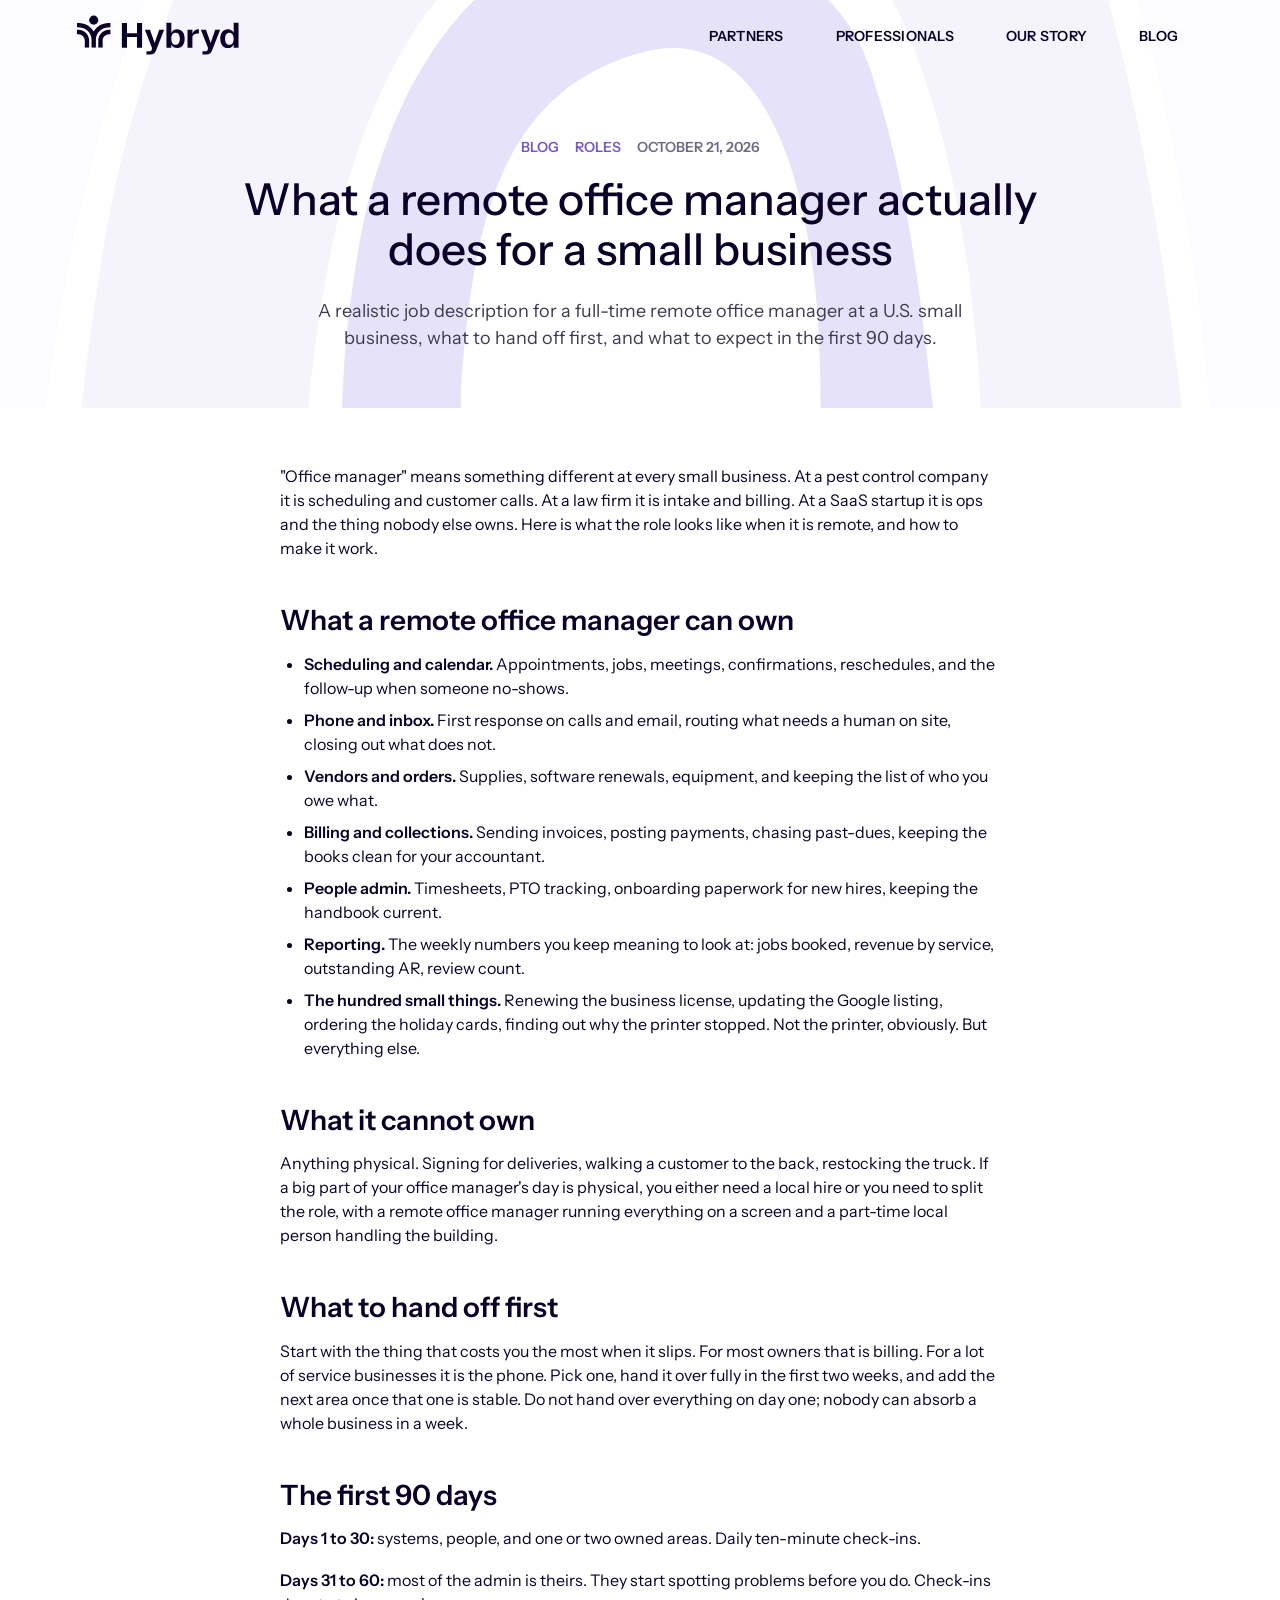
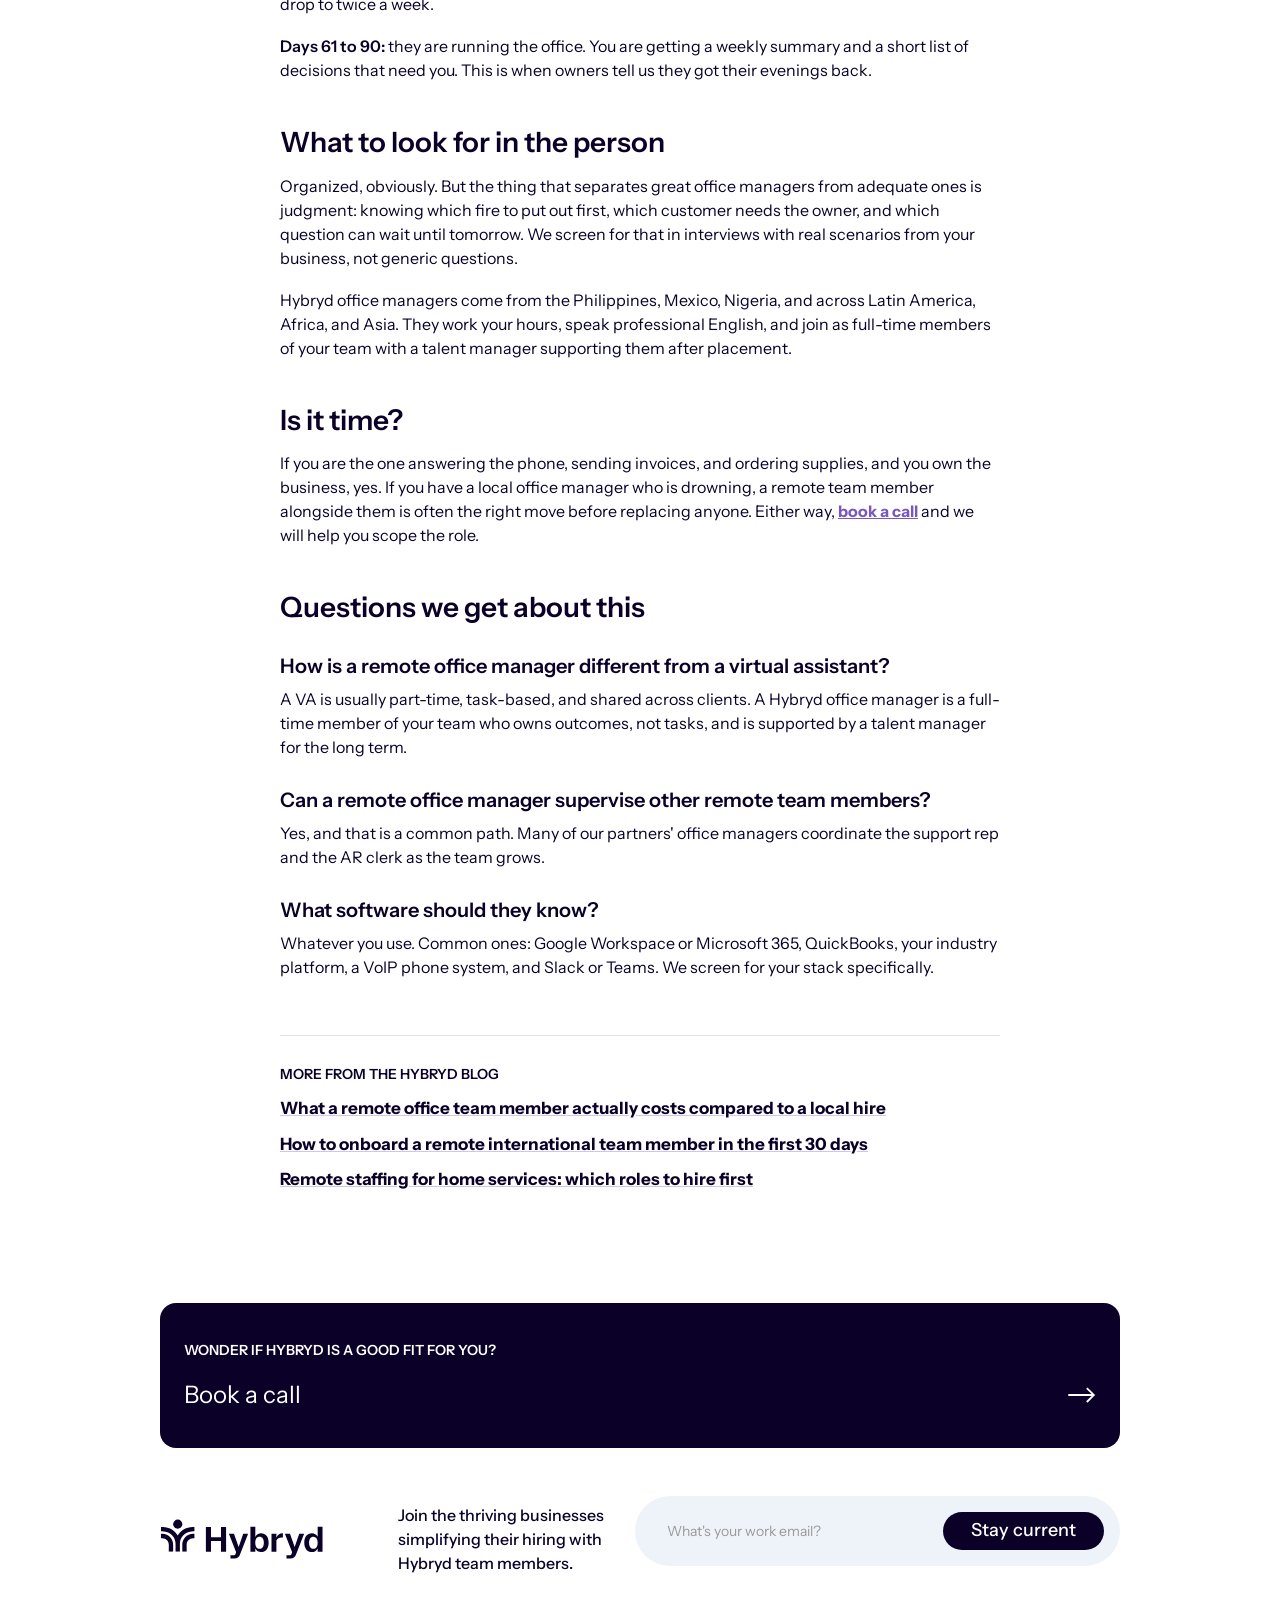
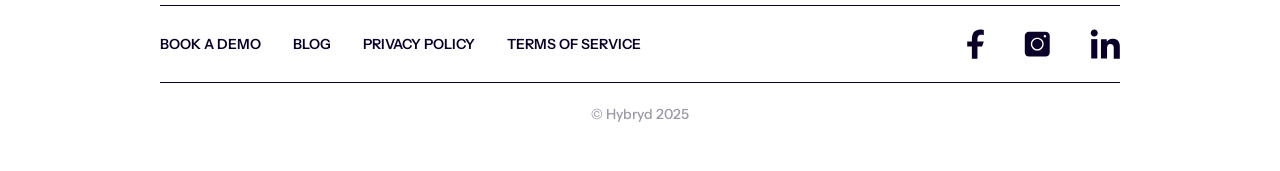
<file: blog/what-a-remote-office-manager-does.html>
<!DOCTYPE html><html lang="en"><head><meta charset="utf-8"/><title>What a remote office manager actually does for a small business | Hybryd Blog</title><meta content="A realistic job description for a full-time remote office manager at a U.S. small business, what to hand off first, and what to expect in the first 90 days." name="description"/><meta content="width=device-width, initial-scale=1" name="viewport"/>
<meta property="og:type" content="article"/><meta property="og:site_name" content="Hybryd"/><meta property="og:locale" content="en_US"/><meta property="og:url" content="https://www.hirehybryd.com/blog/what-a-remote-office-manager-does"/><meta property="og:title" content="What a remote office manager actually does for a small business | Hybryd Blog"/><meta property="og:description" content="A realistic job description for a full-time remote office manager at a U.S. small business, what to hand off first, and what to expect in the first 90 days."/><meta property="og:image" content="https://www.hirehybryd.com/images/og-image.png"/><meta property="og:image:width" content="1200"/><meta property="og:image:height" content="630"/><meta name="twitter:card" content="summary_large_image"/><meta name="twitter:title" content="What a remote office manager actually does for a small business | Hybryd Blog"/><meta name="twitter:description" content="A realistic job description for a full-time remote office manager at a U.S. small business, what to hand off first, and what to expect in the first 90 days."/><meta name="twitter:image" content="https://www.hirehybryd.com/images/og-image.png"/><meta property="article:published_time" content="2026-10-21"/><meta property="article:section" content="Roles"/>
<link rel="canonical" href="https://www.hirehybryd.com/blog/what-a-remote-office-manager-does"/><link href="/css/site.css" rel="stylesheet" type="text/css"/><link href="https://fonts.googleapis.com" rel="preconnect"/><link href="https://fonts.gstatic.com" rel="preconnect" crossorigin="anonymous"/><link href="https://fonts.googleapis.com/css2?family=Instrument+Sans:wght@300;400;500;600;700&display=swap" rel="stylesheet"><script type="text/javascript">!function(o,c){var n=c.documentElement,t=" w-mod-";n.className+=t+"js",("ontouchstart"in o||o.DocumentTouch&&c instanceof DocumentTouch)&&(n.className+=t+"touch")}(window,document);</script><link href="/images/group-119.png" rel="shortcut icon" type="image/x-icon"/><link href="/images/logo-group-120.png" rel="apple-touch-icon"/>
<script type="application/ld+json">{"@context": "https://schema.org", "@graph": [{"@type": "Organization", "@id": "https://www.hirehybryd.com/#organization", "name": "Hybryd", "url": "https://www.hirehybryd.com/", "logo": {"@type": "ImageObject", "url": "https://www.hirehybryd.com/images/logo-group-120.png"}}, {"@type": "BlogPosting", "@id": "https://www.hirehybryd.com/blog/what-a-remote-office-manager-does#post", "headline": "What a remote office manager actually does for a small business", "description": "A realistic job description for a full-time remote office manager at a U.S. small business, what to hand off first, and what to expect in the first 90 days.", "url": "https://www.hirehybryd.com/blog/what-a-remote-office-manager-does", "datePublished": "2026-10-21", "dateModified": "2026-10-21", "image": "https://www.hirehybryd.com/images/og-image.png", "author": {"@type": "Organization", "name": "Hybryd", "@id": "https://www.hirehybryd.com/#organization"}, "publisher": {"@id": "https://www.hirehybryd.com/#organization"}, "mainEntityOfPage": "https://www.hirehybryd.com/blog/what-a-remote-office-manager-does", "wordCount": 557, "inLanguage": "en-US", "articleSection": "Roles"}, {"@type": "BreadcrumbList", "itemListElement": [{"@type": "ListItem", "position": 1, "name": "Home", "item": "https://www.hirehybryd.com/"}, {"@type": "ListItem", "position": 2, "name": "Blog", "item": "https://www.hirehybryd.com/blog/"}, {"@type": "ListItem", "position": 3, "name": "What a remote office manager actually does for a small business", "item": "https://www.hirehybryd.com/blog/what-a-remote-office-manager-does"}]}, {"@type": "FAQPage", "mainEntity": [{"@type": "Question", "name": "How is a remote office manager different from a virtual assistant?", "acceptedAnswer": {"@type": "Answer", "text": "A VA is usually part-time, task-based, and shared across clients. A Hybryd office manager is a full-time member of your team who owns outcomes, not tasks, and is supported by a talent manager for the long term."}}, {"@type": "Question", "name": "Can a remote office manager supervise other remote team members?", "acceptedAnswer": {"@type": "Answer", "text": "Yes, and that is a common path. Many of our partners' office managers coordinate the support rep and the AR clerk as the team grows."}}, {"@type": "Question", "name": "What software should they know?", "acceptedAnswer": {"@type": "Answer", "text": "Whatever you use. Common ones: Google Workspace or Microsoft 365, QuickBooks, your industry platform, a VoIP phone system, and Slack or Teams. We screen for your stack specifically."}}]}]}</script></head><body><div data-animation="default" data-collapse="medium" data-duration="400" data-easing="ease" data-easing2="ease" role="banner" class="navigation w-nav"><div class="container"><div class="navbar-wrapper"><a href="/" class="home-link w-nav-brand"><img alt="Hybryd logo" loading="lazy" src="/images/hybryd-logo-dark.svg" class="image-63"/></a><nav role="navigation" class="nav-menu-wrapper w-nav-menu"><ul role="list" class="nav-menu-two light w-list-unstyled"><li class="list-item nav-spacing"><a href="/partners" class="nav-link copy-dark">PARTNERS</a></li><li class="nav-spacing"><a href="/professionals" class="nav-link copy-dark">PROFESSIONALS</a></li><li class="nav-spacing"><a href="/our-story" class="nav-link copy-dark">OUR STORY</a></li><li><a href="/blog/" class="nav-link copy-dark">BLOG</a></li><li class="mobile-margin-top-10 hidden"><a href="https://api.leadconnectorhq.com/widget/booking/mN3F1LEz2Q5n6eoMMfK2" target="_blank" class="button-primary w-button">Get Started</a></li></ul></nav><div class="menu-button w-nav-button"><div class="icon dark w-icon-nav-menu"></div></div></div></div></div>
<section class="hero-our-story post-hero"><div class="w-layout-blockcontainer container-large centered w-container"><div class="post-meta"><a href="/blog/" class="copy-eyebrow">Blog</a><span class="copy-eyebrow">Roles</span><span class="copy-eyebrow post-date">October 21, 2026</span></div><h1 class="copy-centered margin-bottom-24px">What a remote office manager actually does for a small business</h1><p class="post-lede copy-centered">A realistic job description for a full-time remote office manager at a U.S. small business, what to hand off first, and what to expect in the first 90 days.</p></div></section>
<section class="section-100 post-section"><div class="w-layout-blockcontainer container-large w-container"><article class="post">
<p>"Office manager" means something different at every small business. At a pest control company it is scheduling and customer calls. At a law firm it is intake and billing. At a SaaS startup it is ops and the thing nobody else owns. Here is what the role looks like when it is remote, and how to make it work.</p>

<h2>What a remote office manager can own</h2>
<ul>
<li><strong>Scheduling and calendar.</strong> Appointments, jobs, meetings, confirmations, reschedules, and the follow-up when someone no-shows.</li>
<li><strong>Phone and inbox.</strong> First response on calls and email, routing what needs a human on site, closing out what does not.</li>
<li><strong>Vendors and orders.</strong> Supplies, software renewals, equipment, and keeping the list of who you owe what.</li>
<li><strong>Billing and collections.</strong> Sending invoices, posting payments, chasing past-dues, keeping the books clean for your accountant.</li>
<li><strong>People admin.</strong> Timesheets, PTO tracking, onboarding paperwork for new hires, keeping the handbook current.</li>
<li><strong>Reporting.</strong> The weekly numbers you keep meaning to look at: jobs booked, revenue by service, outstanding AR, review count.</li>
<li><strong>The hundred small things.</strong> Renewing the business license, updating the Google listing, ordering the holiday cards, finding out why the printer stopped. Not the printer, obviously. But everything else.</li>
</ul>

<h2>What it cannot own</h2>
<p>Anything physical. Signing for deliveries, walking a customer to the back, restocking the truck. If a big part of your office manager's day is physical, you either need a local hire or you need to split the role, with a remote office manager running everything on a screen and a part-time local person handling the building.</p>

<h2>What to hand off first</h2>
<p>Start with the thing that costs you the most when it slips. For most owners that is billing. For a lot of service businesses it is the phone. Pick one, hand it over fully in the first two weeks, and add the next area once that one is stable. Do not hand over everything on day one; nobody can absorb a whole business in a week.</p>

<h2>The first 90 days</h2>
<p><strong>Days 1 to 30:</strong> systems, people, and one or two owned areas. Daily ten-minute check-ins.</p>
<p><strong>Days 31 to 60:</strong> most of the admin is theirs. They start spotting problems before you do. Check-ins drop to twice a week.</p>
<p><strong>Days 61 to 90:</strong> they are running the office. You are getting a weekly summary and a short list of decisions that need you. This is when owners tell us they got their evenings back.</p>

<h2>What to look for in the person</h2>
<p>Organized, obviously. But the thing that separates great office managers from adequate ones is judgment: knowing which fire to put out first, which customer needs the owner, and which question can wait until tomorrow. We screen for that in interviews with real scenarios from your business, not generic questions.</p>
<p>Hybryd office managers come from the Philippines, Mexico, Nigeria, and across Latin America, Africa, and Asia. They work your hours, speak professional English, and join as full-time members of your team with a talent manager supporting them after placement.</p>

<h2>Is it time?</h2>
<p>If you are the one answering the phone, sending invoices, and ordering supplies, and you own the business, yes. If you have a local office manager who is drowning, a remote team member alongside them is often the right move before replacing anyone. Either way, <a href="https://api.leadconnectorhq.com/widget/booking/mN3F1LEz2Q5n6eoMMfK2" target="_blank">book a call</a> and we will help you scope the role.</p>
<h2>Questions we get about this</h2><h3>How is a remote office manager different from a virtual assistant?</h3><p>A VA is usually part-time, task-based, and shared across clients. A Hybryd office manager is a full-time member of your team who owns outcomes, not tasks, and is supported by a talent manager for the long term.</p><h3>Can a remote office manager supervise other remote team members?</h3><p>Yes, and that is a common path. Many of our partners&#x27; office managers coordinate the support rep and the AR clerk as the team grows.</p><h3>What software should they know?</h3><p>Whatever you use. Common ones: Google Workspace or Microsoft 365, QuickBooks, your industry platform, a VoIP phone system, and Slack or Teams. We screen for your stack specifically.</p></article>
<aside class="post-more"><h5 class="copy-eyebrow">More from the Hybryd blog</h5><ul><li><a href="/blog/remote-office-staff-cost-vs-local-hire">What a remote office team member actually costs compared to a local hire</a></li><li><a href="/blog/onboarding-a-remote-international-team-member-first-30-days">How to onboard a remote international team member in the first 30 days</a></li><li><a href="/blog/remote-staffing-for-home-services-plumbing-hvac-pest-control-roofing">Remote staffing for home services: which roles to hire first</a></li></ul></aside></div></section>
<div class="cta dark padding-24px centered"><a href="https://api.leadconnectorhq.com/widget/booking/mN3F1LEz2Q5n6eoMMfK2" target="_blank" class="link-block-5 w-inline-block"><div class="w-layout-blockcontainer container-xxlarge w-container"><div class="div-block-15"><h5 class="copy-white copy-eyebrow margin-bottom-16px">Wonder if Hybryd is a good fit for you?</h5><div class="div-block-20"><h3 class="copy-white copy-regular">Book a call</h3><img loading="lazy" src="/images/arrow-right-white.svg" alt=""/></div></div></div></a></div><section class="section-footer"><div class="w-layout-blockcontainer container-xxlarge w-container"><div class="w-layout-grid grid-2"><div id="w-node-_8f6502e7-a35f-4b46-b234-3cda10ff25cf-10ff25cc" class="div-block-12"><img alt="Hybryd logo" loading="lazy" src="/images/hybryd-logo-dark.svg"/></div><div class="div-block-12"><h5 class="copy-medium mobile-centered tablet-left-aligned">Join the thriving businesses simplifying their hiring with Hybryd team members.</h5></div><div id="w-node-_8f6502e7-a35f-4b46-b234-3cda10ff25d4-10ff25cc" class="div-block-22"><div class="w-form"><form id="email-form" name="email-form" data-name="Email Form" method="post" action="https://api.web3forms.com/submit"><input type="hidden" name="access_key" value="WEB3FORMS_ACCESS_KEY"><input type="hidden" name="subject" value="New newsletter signup from hirehybryd.com"><input type="hidden" name="redirect" value="https://www.hirehybryd.com/?subscribed=1"><input type="checkbox" name="botcheck" class="hidden" style="display:none"><div class="div-block-18"><label for="Email-3" class="field-label hidden">What’s your work email?</label><input class="text-field w-input" maxlength="256" name="Email" data-name="Email" placeholder="What&#x27;s your work email?" type="email" id="Email-3" required=""/><div class="div-block-23"><input type="submit" data-wait="Please wait..." class="submit-button w-button" value="Stay current"/></div></div></form><div class="success-message w-form-done"><div class="text-block">Thank you! Your submission has been received!</div></div><div class="error-message w-form-fail"><div class="text-block-2">Please enter a valid email address.</div></div></div></div><div id="w-node-_8f6502e7-a35f-4b46-b234-3cda10ff25e2-10ff25cc" class="lines"><div class="gap-32px padding-44px"><a href="https://api.leadconnectorhq.com/widget/booking/mN3F1LEz2Q5n6eoMMfK2" target="_blank" class="w-inline-block"><h5 class="copy-eyebrow">BOOK A DEMO</h5></a><a href="/blog/" class="w-inline-block"><h5 class="copy-eyebrow">BLOG</h5></a><a href="/privacy-policy" class="w-inline-block"><h5 class="copy-eyebrow">PRIVACY POLICY</h5></a><a href="/terms-of-use" class="w-inline-block"><h5 class="copy-eyebrow">TERMS OF SERVICE</h5></a></div><div class="gap-40px"><a href="https://www.facebook.com/profile.php?id=61556228158531" target="_blank" class="w-inline-block"><img alt="Hybryd on Facebook" loading="lazy" src="/images/facebook.svg"/></a><a href="https://www.instagram.com/hirehybryd/" target="_blank" class="w-inline-block"><img alt="Hybryd on Instagram" loading="lazy" src="/images/instagram.svg"/></a><a href="https://www.linkedin.com/company/hire-hybryd/" target="_blank" class="w-inline-block"><img alt="Hybryd on LinkedIn" loading="lazy" src="/images/linkedin.svg"/></a></div></div><h6 id="w-node-_8f6502e7-a35f-4b46-b234-3cda10ff25f2-10ff25cc" class="opacity">© Hybryd 2025</h6></div></div></section><script src="/js/jquery-3.5.1.min.js" type="text/javascript" crossorigin="anonymous"></script><script src="/js/webflow.schunk.f71e4146cdb343d7.js" type="text/javascript" crossorigin="anonymous"></script><script src="/js/webflow.94b339a6.3860077135fd0abd.js" type="text/javascript" crossorigin="anonymous"></script></body></html>
</file>
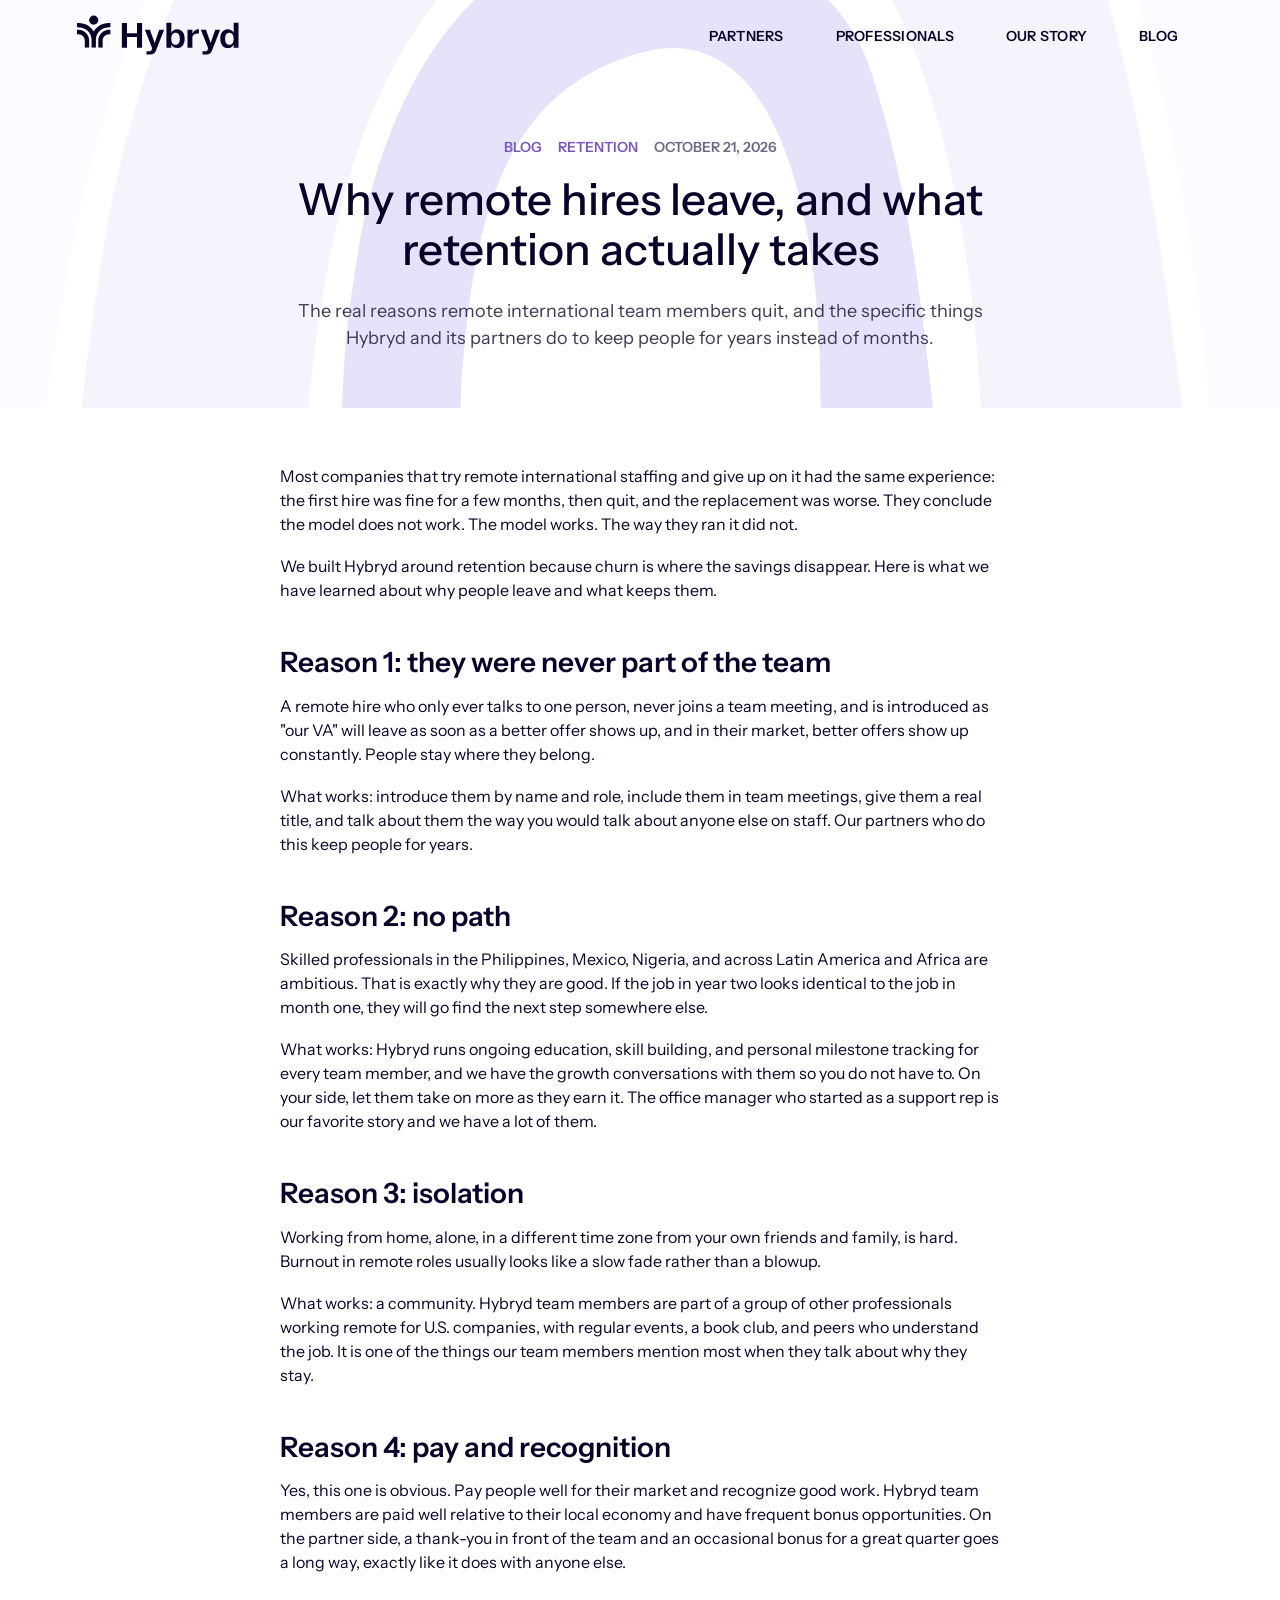
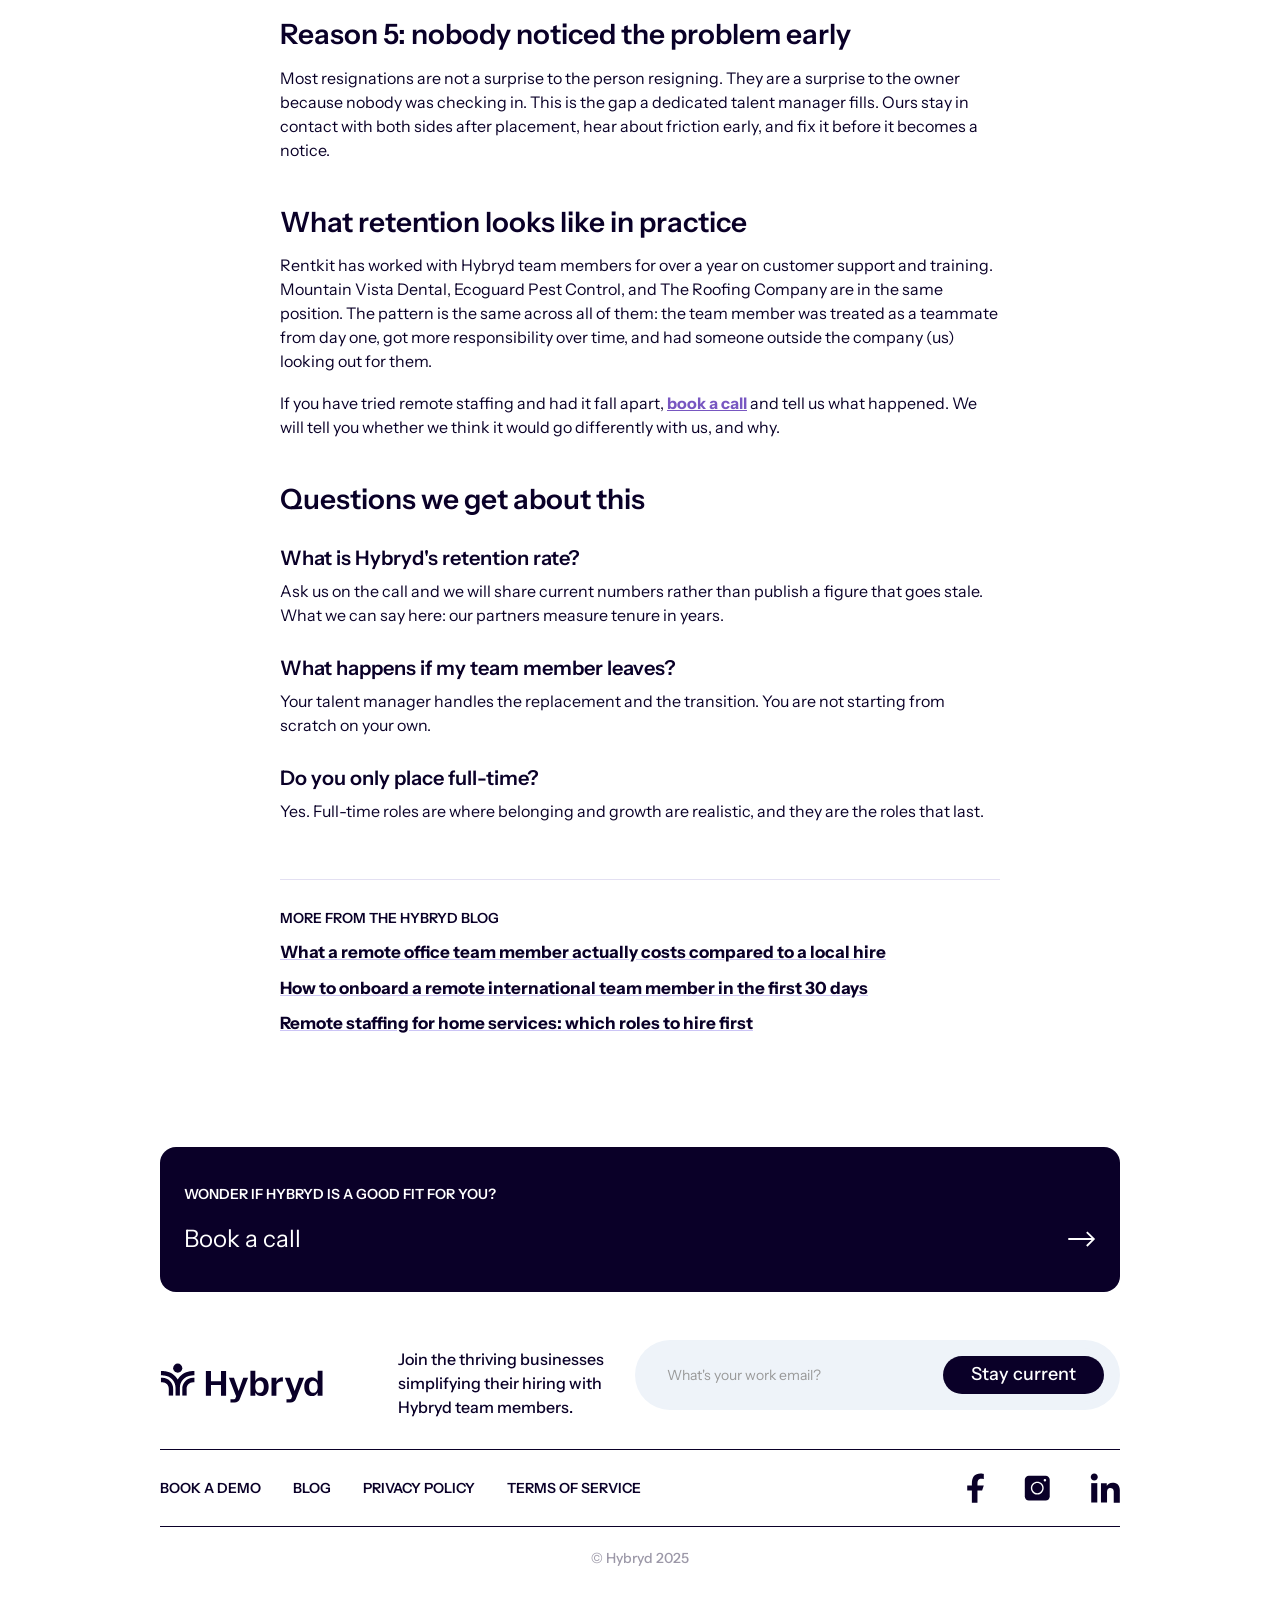
<file: blog/why-remote-hires-leave-and-what-retention-actually-takes.html>
<!DOCTYPE html><html lang="en"><head><meta charset="utf-8"/><title>Why remote hires leave, and what retention actually takes | Hybryd Blog</title><meta content="The real reasons remote international team members quit, and the specific things Hybryd and its partners do to keep people for years instead of months." name="description"/><meta content="width=device-width, initial-scale=1" name="viewport"/>
<meta property="og:type" content="article"/><meta property="og:site_name" content="Hybryd"/><meta property="og:locale" content="en_US"/><meta property="og:url" content="https://www.hirehybryd.com/blog/why-remote-hires-leave-and-what-retention-actually-takes"/><meta property="og:title" content="Why remote hires leave, and what retention actually takes | Hybryd Blog"/><meta property="og:description" content="The real reasons remote international team members quit, and the specific things Hybryd and its partners do to keep people for years instead of months."/><meta property="og:image" content="https://www.hirehybryd.com/images/og-image.png"/><meta property="og:image:width" content="1200"/><meta property="og:image:height" content="630"/><meta name="twitter:card" content="summary_large_image"/><meta name="twitter:title" content="Why remote hires leave, and what retention actually takes | Hybryd Blog"/><meta name="twitter:description" content="The real reasons remote international team members quit, and the specific things Hybryd and its partners do to keep people for years instead of months."/><meta name="twitter:image" content="https://www.hirehybryd.com/images/og-image.png"/><meta property="article:published_time" content="2026-10-21"/><meta property="article:section" content="Retention"/>
<link rel="canonical" href="https://www.hirehybryd.com/blog/why-remote-hires-leave-and-what-retention-actually-takes"/><link href="/css/site.css" rel="stylesheet" type="text/css"/><link href="https://fonts.googleapis.com" rel="preconnect"/><link href="https://fonts.gstatic.com" rel="preconnect" crossorigin="anonymous"/><link href="https://fonts.googleapis.com/css2?family=Instrument+Sans:wght@300;400;500;600;700&display=swap" rel="stylesheet"><script type="text/javascript">!function(o,c){var n=c.documentElement,t=" w-mod-";n.className+=t+"js",("ontouchstart"in o||o.DocumentTouch&&c instanceof DocumentTouch)&&(n.className+=t+"touch")}(window,document);</script><link href="/images/group-119.png" rel="shortcut icon" type="image/x-icon"/><link href="/images/logo-group-120.png" rel="apple-touch-icon"/>
<script type="application/ld+json">{"@context": "https://schema.org", "@graph": [{"@type": "Organization", "@id": "https://www.hirehybryd.com/#organization", "name": "Hybryd", "url": "https://www.hirehybryd.com/", "logo": {"@type": "ImageObject", "url": "https://www.hirehybryd.com/images/logo-group-120.png"}}, {"@type": "BlogPosting", "@id": "https://www.hirehybryd.com/blog/why-remote-hires-leave-and-what-retention-actually-takes#post", "headline": "Why remote hires leave, and what retention actually takes", "description": "The real reasons remote international team members quit, and the specific things Hybryd and its partners do to keep people for years instead of months.", "url": "https://www.hirehybryd.com/blog/why-remote-hires-leave-and-what-retention-actually-takes", "datePublished": "2026-10-21", "dateModified": "2026-10-21", "image": "https://www.hirehybryd.com/images/og-image.png", "author": {"@type": "Organization", "name": "Hybryd", "@id": "https://www.hirehybryd.com/#organization"}, "publisher": {"@id": "https://www.hirehybryd.com/#organization"}, "mainEntityOfPage": "https://www.hirehybryd.com/blog/why-remote-hires-leave-and-what-retention-actually-takes", "wordCount": 597, "inLanguage": "en-US", "articleSection": "Retention"}, {"@type": "BreadcrumbList", "itemListElement": [{"@type": "ListItem", "position": 1, "name": "Home", "item": "https://www.hirehybryd.com/"}, {"@type": "ListItem", "position": 2, "name": "Blog", "item": "https://www.hirehybryd.com/blog/"}, {"@type": "ListItem", "position": 3, "name": "Why remote hires leave, and what retention actually takes", "item": "https://www.hirehybryd.com/blog/why-remote-hires-leave-and-what-retention-actually-takes"}]}, {"@type": "FAQPage", "mainEntity": [{"@type": "Question", "name": "What is Hybryd's retention rate?", "acceptedAnswer": {"@type": "Answer", "text": "Ask us on the call and we will share current numbers rather than publish a figure that goes stale. What we can say here: our partners measure tenure in years."}}, {"@type": "Question", "name": "What happens if my team member leaves?", "acceptedAnswer": {"@type": "Answer", "text": "Your talent manager handles the replacement and the transition. You are not starting from scratch on your own."}}, {"@type": "Question", "name": "Do you only place full-time?", "acceptedAnswer": {"@type": "Answer", "text": "Yes. Full-time roles are where belonging and growth are realistic, and they are the roles that last."}}]}]}</script></head><body><div data-animation="default" data-collapse="medium" data-duration="400" data-easing="ease" data-easing2="ease" role="banner" class="navigation w-nav"><div class="container"><div class="navbar-wrapper"><a href="/" class="home-link w-nav-brand"><img alt="Hybryd logo" loading="lazy" src="/images/hybryd-logo-dark.svg" class="image-63"/></a><nav role="navigation" class="nav-menu-wrapper w-nav-menu"><ul role="list" class="nav-menu-two light w-list-unstyled"><li class="list-item nav-spacing"><a href="/partners" class="nav-link copy-dark">PARTNERS</a></li><li class="nav-spacing"><a href="/professionals" class="nav-link copy-dark">PROFESSIONALS</a></li><li class="nav-spacing"><a href="/our-story" class="nav-link copy-dark">OUR STORY</a></li><li><a href="/blog/" class="nav-link copy-dark">BLOG</a></li><li class="mobile-margin-top-10 hidden"><a href="https://api.leadconnectorhq.com/widget/booking/mN3F1LEz2Q5n6eoMMfK2" target="_blank" class="button-primary w-button">Get Started</a></li></ul></nav><div class="menu-button w-nav-button"><div class="icon dark w-icon-nav-menu"></div></div></div></div></div>
<section class="hero-our-story post-hero"><div class="w-layout-blockcontainer container-large centered w-container"><div class="post-meta"><a href="/blog/" class="copy-eyebrow">Blog</a><span class="copy-eyebrow">Retention</span><span class="copy-eyebrow post-date">October 21, 2026</span></div><h1 class="copy-centered margin-bottom-24px">Why remote hires leave, and what retention actually takes</h1><p class="post-lede copy-centered">The real reasons remote international team members quit, and the specific things Hybryd and its partners do to keep people for years instead of months.</p></div></section>
<section class="section-100 post-section"><div class="w-layout-blockcontainer container-large w-container"><article class="post">
<p>Most companies that try remote international staffing and give up on it had the same experience: the first hire was fine for a few months, then quit, and the replacement was worse. They conclude the model does not work. The model works. The way they ran it did not.</p>
<p>We built Hybryd around retention because churn is where the savings disappear. Here is what we have learned about why people leave and what keeps them.</p>

<h2>Reason 1: they were never part of the team</h2>
<p>A remote hire who only ever talks to one person, never joins a team meeting, and is introduced as "our VA" will leave as soon as a better offer shows up, and in their market, better offers show up constantly. People stay where they belong.</p>
<p>What works: introduce them by name and role, include them in team meetings, give them a real title, and talk about them the way you would talk about anyone else on staff. Our partners who do this keep people for years.</p>

<h2>Reason 2: no path</h2>
<p>Skilled professionals in the Philippines, Mexico, Nigeria, and across Latin America and Africa are ambitious. That is exactly why they are good. If the job in year two looks identical to the job in month one, they will go find the next step somewhere else.</p>
<p>What works: Hybryd runs ongoing education, skill building, and personal milestone tracking for every team member, and we have the growth conversations with them so you do not have to. On your side, let them take on more as they earn it. The office manager who started as a support rep is our favorite story and we have a lot of them.</p>

<h2>Reason 3: isolation</h2>
<p>Working from home, alone, in a different time zone from your own friends and family, is hard. Burnout in remote roles usually looks like a slow fade rather than a blowup.</p>
<p>What works: a community. Hybryd team members are part of a group of other professionals working remote for U.S. companies, with regular events, a book club, and peers who understand the job. It is one of the things our team members mention most when they talk about why they stay.</p>

<h2>Reason 4: pay and recognition</h2>
<p>Yes, this one is obvious. Pay people well for their market and recognize good work. Hybryd team members are paid well relative to their local economy and have frequent bonus opportunities. On the partner side, a thank-you in front of the team and an occasional bonus for a great quarter goes a long way, exactly like it does with anyone else.</p>

<h2>Reason 5: nobody noticed the problem early</h2>
<p>Most resignations are not a surprise to the person resigning. They are a surprise to the owner because nobody was checking in. This is the gap a dedicated talent manager fills. Ours stay in contact with both sides after placement, hear about friction early, and fix it before it becomes a notice.</p>

<h2>What retention looks like in practice</h2>
<p>Rentkit has worked with Hybryd team members for over a year on customer support and training. Mountain Vista Dental, Ecoguard Pest Control, and The Roofing Company are in the same position. The pattern is the same across all of them: the team member was treated as a teammate from day one, got more responsibility over time, and had someone outside the company (us) looking out for them.</p>
<p>If you have tried remote staffing and had it fall apart, <a href="https://api.leadconnectorhq.com/widget/booking/mN3F1LEz2Q5n6eoMMfK2" target="_blank">book a call</a> and tell us what happened. We will tell you whether we think it would go differently with us, and why.</p>
<h2>Questions we get about this</h2><h3>What is Hybryd&#x27;s retention rate?</h3><p>Ask us on the call and we will share current numbers rather than publish a figure that goes stale. What we can say here: our partners measure tenure in years.</p><h3>What happens if my team member leaves?</h3><p>Your talent manager handles the replacement and the transition. You are not starting from scratch on your own.</p><h3>Do you only place full-time?</h3><p>Yes. Full-time roles are where belonging and growth are realistic, and they are the roles that last.</p></article>
<aside class="post-more"><h5 class="copy-eyebrow">More from the Hybryd blog</h5><ul><li><a href="/blog/remote-office-staff-cost-vs-local-hire">What a remote office team member actually costs compared to a local hire</a></li><li><a href="/blog/onboarding-a-remote-international-team-member-first-30-days">How to onboard a remote international team member in the first 30 days</a></li><li><a href="/blog/remote-staffing-for-home-services-plumbing-hvac-pest-control-roofing">Remote staffing for home services: which roles to hire first</a></li></ul></aside></div></section>
<div class="cta dark padding-24px centered"><a href="https://api.leadconnectorhq.com/widget/booking/mN3F1LEz2Q5n6eoMMfK2" target="_blank" class="link-block-5 w-inline-block"><div class="w-layout-blockcontainer container-xxlarge w-container"><div class="div-block-15"><h5 class="copy-white copy-eyebrow margin-bottom-16px">Wonder if Hybryd is a good fit for you?</h5><div class="div-block-20"><h3 class="copy-white copy-regular">Book a call</h3><img loading="lazy" src="/images/arrow-right-white.svg" alt=""/></div></div></div></a></div><section class="section-footer"><div class="w-layout-blockcontainer container-xxlarge w-container"><div class="w-layout-grid grid-2"><div id="w-node-_8f6502e7-a35f-4b46-b234-3cda10ff25cf-10ff25cc" class="div-block-12"><img alt="Hybryd logo" loading="lazy" src="/images/hybryd-logo-dark.svg"/></div><div class="div-block-12"><h5 class="copy-medium mobile-centered tablet-left-aligned">Join the thriving businesses simplifying their hiring with Hybryd team members.</h5></div><div id="w-node-_8f6502e7-a35f-4b46-b234-3cda10ff25d4-10ff25cc" class="div-block-22"><div class="w-form"><form id="email-form" name="email-form" data-name="Email Form" method="post" action="https://api.web3forms.com/submit"><input type="hidden" name="access_key" value="WEB3FORMS_ACCESS_KEY"><input type="hidden" name="subject" value="New newsletter signup from hirehybryd.com"><input type="hidden" name="redirect" value="https://www.hirehybryd.com/?subscribed=1"><input type="checkbox" name="botcheck" class="hidden" style="display:none"><div class="div-block-18"><label for="Email-3" class="field-label hidden">What’s your work email?</label><input class="text-field w-input" maxlength="256" name="Email" data-name="Email" placeholder="What&#x27;s your work email?" type="email" id="Email-3" required=""/><div class="div-block-23"><input type="submit" data-wait="Please wait..." class="submit-button w-button" value="Stay current"/></div></div></form><div class="success-message w-form-done"><div class="text-block">Thank you! Your submission has been received!</div></div><div class="error-message w-form-fail"><div class="text-block-2">Please enter a valid email address.</div></div></div></div><div id="w-node-_8f6502e7-a35f-4b46-b234-3cda10ff25e2-10ff25cc" class="lines"><div class="gap-32px padding-44px"><a href="https://api.leadconnectorhq.com/widget/booking/mN3F1LEz2Q5n6eoMMfK2" target="_blank" class="w-inline-block"><h5 class="copy-eyebrow">BOOK A DEMO</h5></a><a href="/blog/" class="w-inline-block"><h5 class="copy-eyebrow">BLOG</h5></a><a href="/privacy-policy" class="w-inline-block"><h5 class="copy-eyebrow">PRIVACY POLICY</h5></a><a href="/terms-of-use" class="w-inline-block"><h5 class="copy-eyebrow">TERMS OF SERVICE</h5></a></div><div class="gap-40px"><a href="https://www.facebook.com/profile.php?id=61556228158531" target="_blank" class="w-inline-block"><img alt="Hybryd on Facebook" loading="lazy" src="/images/facebook.svg"/></a><a href="https://www.instagram.com/hirehybryd/" target="_blank" class="w-inline-block"><img alt="Hybryd on Instagram" loading="lazy" src="/images/instagram.svg"/></a><a href="https://www.linkedin.com/company/hire-hybryd/" target="_blank" class="w-inline-block"><img alt="Hybryd on LinkedIn" loading="lazy" src="/images/linkedin.svg"/></a></div></div><h6 id="w-node-_8f6502e7-a35f-4b46-b234-3cda10ff25f2-10ff25cc" class="opacity">© Hybryd 2025</h6></div></div></section><script src="/js/jquery-3.5.1.min.js" type="text/javascript" crossorigin="anonymous"></script><script src="/js/webflow.schunk.f71e4146cdb343d7.js" type="text/javascript" crossorigin="anonymous"></script><script src="/js/webflow.94b339a6.3860077135fd0abd.js" type="text/javascript" crossorigin="anonymous"></script></body></html>
</file>
<file: css/site.css>
html {
  -webkit-text-size-adjust: 100%;
  -ms-text-size-adjust: 100%;
  font-family: sans-serif;
}

body {
  margin: 0;
}

article, aside, details, figcaption, figure, footer, header, hgroup, main, menu, nav, section, summary {
  display: block;
}

audio, canvas, progress, video {
  vertical-align: baseline;
  display: inline-block;
}

audio:not([controls]) {
  height: 0;
  display: none;
}

[hidden], template {
  display: none;
}

a {
  background-color: #0000;
}

a:active, a:hover {
  outline: 0;
}

abbr[title] {
  border-bottom: 1px dotted;
}

b, strong {
  font-weight: bold;
}

dfn {
  font-style: italic;
}

h1 {
  margin: .67em 0;
  font-size: 2em;
}

mark {
  color: #000;
  background: #ff0;
}

small {
  font-size: 80%;
}

sub, sup {
  vertical-align: baseline;
  font-size: 75%;
  line-height: 0;
  position: relative;
}

sup {
  top: -.5em;
}

sub {
  bottom: -.25em;
}

img {
  border: 0;
}

svg:not(:root) {
  overflow: hidden;
}

hr {
  box-sizing: content-box;
  height: 0;
}

pre {
  overflow: auto;
}

code, kbd, pre, samp {
  font-family: monospace;
  font-size: 1em;
}

button, input, optgroup, select, textarea {
  color: inherit;
  font: inherit;
  margin: 0;
}

button {
  overflow: visible;
}

button, select {
  text-transform: none;
}

button, html input[type="button"], input[type="reset"] {
  -webkit-appearance: button;
  cursor: pointer;
}

button[disabled], html input[disabled] {
  cursor: default;
}

button::-moz-focus-inner, input::-moz-focus-inner {
  border: 0;
  padding: 0;
}

input {
  line-height: normal;
}

input[type="checkbox"], input[type="radio"] {
  box-sizing: border-box;
  padding: 0;
}

input[type="number"]::-webkit-inner-spin-button, input[type="number"]::-webkit-outer-spin-button {
  height: auto;
}

input[type="search"] {
  -webkit-appearance: none;
}

input[type="search"]::-webkit-search-cancel-button, input[type="search"]::-webkit-search-decoration {
  -webkit-appearance: none;
}

legend {
  border: 0;
  padding: 0;
}

textarea {
  overflow: auto;
}

optgroup {
  font-weight: bold;
}

table {
  border-collapse: collapse;
  border-spacing: 0;
}

td, th {
  padding: 0;
}

@font-face {
  font-family: webflow-icons;
  src: url("[data-uri]") format("truetype");
  font-weight: normal;
  font-style: normal;
}

[class^="w-icon-"], [class*=" w-icon-"] {
  speak: none;
  font-variant: normal;
  text-transform: none;
  -webkit-font-smoothing: antialiased;
  -moz-osx-font-smoothing: grayscale;
  font-style: normal;
  font-weight: normal;
  line-height: 1;
  font-family: webflow-icons !important;
}

.w-icon-slider-right:before {
  content: "";
}

.w-icon-slider-left:before {
  content: "";
}

.w-icon-nav-menu:before {
  content: "";
}

.w-icon-arrow-down:before, .w-icon-dropdown-toggle:before {
  content: "";
}

.w-icon-file-upload-remove:before {
  content: "";
}

.w-icon-file-upload-icon:before {
  content: "";
}

* {
  box-sizing: border-box;
}

html {
  height: 100%;
}

body {
  color: #333;
  background-color: #fff;
  min-height: 100%;
  margin: 0;
  font-family: Arial, sans-serif;
  font-size: 14px;
  line-height: 20px;
}

img {
  vertical-align: middle;
  max-width: 100%;
  display: inline-block;
}

html.w-mod-touch * {
  background-attachment: scroll !important;
}

.w-block {
  display: block;
}

.w-inline-block {
  max-width: 100%;
  display: inline-block;
}

.w-clearfix:before, .w-clearfix:after {
  content: " ";
  grid-area: 1 / 1 / 2 / 2;
  display: table;
}

.w-clearfix:after {
  clear: both;
}

.w-hidden {
  display: none;
}

.w-button {
  color: #fff;
  line-height: inherit;
  cursor: pointer;
  background-color: #3898ec;
  border: 0;
  border-radius: 0;
  padding: 9px 15px;
  text-decoration: none;
  display: inline-block;
}

input.w-button {
  -webkit-appearance: button;
}

html[data-w-dynpage] [data-w-cloak] {
  color: #0000 !important;
}

.w-code-block {
  margin: unset;
}

pre.w-code-block code {
  all: inherit;
}

pre.w-code-block code > span {
  display: block !important;
}

.w-optimization {
  display: contents;
}

.w-webflow-badge, .w-webflow-badge > img {
  box-sizing: unset;
  width: unset;
  height: unset;
  max-height: unset;
  max-width: unset;
  min-height: unset;
  min-width: unset;
  margin: unset;
  padding: unset;
  float: unset;
  clear: unset;
  border: unset;
  border-radius: unset;
  background: unset;
  background-image: unset;
  background-position: unset;
  background-size: unset;
  background-repeat: unset;
  background-origin: unset;
  background-clip: unset;
  background-attachment: unset;
  background-color: unset;
  box-shadow: unset;
  transform: unset;
  direction: unset;
  font-family: unset;
  font-weight: unset;
  color: unset;
  font-size: unset;
  line-height: unset;
  font-style: unset;
  font-variant: unset;
  text-align: unset;
  letter-spacing: unset;
  -webkit-text-decoration: unset;
  text-decoration: unset;
  text-indent: unset;
  text-transform: unset;
  list-style-type: unset;
  text-shadow: unset;
  vertical-align: unset;
  cursor: unset;
  white-space: unset;
  word-break: unset;
  word-spacing: unset;
  word-wrap: unset;
  transition: unset;
}

.w-webflow-badge {
  white-space: nowrap;
  cursor: pointer;
  box-shadow: 0 0 0 1px #0000001a, 0 1px 3px #0000001a;
  visibility: visible !important;
  opacity: 1 !important;
  z-index: 2147483647 !important;
  color: #aaadb0 !important;
  width: auto !important;
  height: auto !important;
  overflow: unset !important;
  background-color: #fff !important;
  border-radius: 3px !important;
  margin: 0 !important;
  padding: 6px !important;
  font-size: 12px !important;
  line-height: 14px !important;
  text-decoration: none !important;
  display: inline-block !important;
  position: fixed !important;
  inset: auto 12px 12px auto !important;
  transform: none !important;
}

.w-webflow-badge > img {
  position: unset;
  visibility: unset !important;
  opacity: 1 !important;
  vertical-align: middle !important;
  display: inline-block !important;
}

h1, h2, h3, h4, h5, h6 {
  margin-bottom: 10px;
  font-weight: bold;
}

h1 {
  margin-top: 20px;
  font-size: 38px;
  line-height: 44px;
}

h2 {
  margin-top: 20px;
  font-size: 32px;
  line-height: 36px;
}

h3 {
  margin-top: 20px;
  font-size: 24px;
  line-height: 30px;
}

h4 {
  margin-top: 10px;
  font-size: 18px;
  line-height: 24px;
}

h5 {
  margin-top: 10px;
  font-size: 14px;
  line-height: 20px;
}

h6 {
  margin-top: 10px;
  font-size: 12px;
  line-height: 18px;
}

p {
  margin-top: 0;
  margin-bottom: 10px;
}

blockquote {
  border-left: 5px solid #e2e2e2;
  margin: 0 0 10px;
  padding: 10px 20px;
  font-size: 18px;
  line-height: 22px;
}

figure {
  margin: 0 0 10px;
}

figcaption {
  text-align: center;
  margin-top: 5px;
}

ul, ol {
  margin-top: 0;
  margin-bottom: 10px;
  padding-left: 40px;
}

.w-list-unstyled {
  padding-left: 0;
  list-style: none;
}

.w-embed:before, .w-embed:after {
  content: " ";
  grid-area: 1 / 1 / 2 / 2;
  display: table;
}

.w-embed:after {
  clear: both;
}

.w-video {
  width: 100%;
  padding: 0;
  position: relative;
}

.w-video iframe, .w-video object, .w-video embed {
  border: none;
  width: 100%;
  height: 100%;
  position: absolute;
  top: 0;
  left: 0;
}

fieldset {
  border: 0;
  margin: 0;
  padding: 0;
}

button, [type="button"], [type="reset"] {
  cursor: pointer;
  -webkit-appearance: button;
  border: 0;
}

.w-form {
  margin: 0 0 15px;
}

.w-form-done {
  text-align: center;
  background-color: #ddd;
  padding: 20px;
  display: none;
}

.w-form-fail {
  background-color: #ffdede;
  margin-top: 10px;
  padding: 10px;
  display: none;
}

label {
  margin-bottom: 5px;
  font-weight: bold;
  display: block;
}

.w-input, .w-select {
  color: #333;
  vertical-align: middle;
  background-color: #fff;
  border: 1px solid #ccc;
  width: 100%;
  height: 38px;
  margin-bottom: 10px;
  padding: 8px 12px;
  font-size: 14px;
  line-height: 1.42857;
  display: block;
}

.w-input::placeholder, .w-select::placeholder {
  color: #999;
}

.w-input:focus, .w-select:focus {
  border-color: #3898ec;
  outline: 0;
}

.w-input[disabled], .w-select[disabled], .w-input[readonly], .w-select[readonly], fieldset[disabled] .w-input, fieldset[disabled] .w-select {
  cursor: not-allowed;
}

.w-input[disabled]:not(.w-input-disabled), .w-select[disabled]:not(.w-input-disabled), .w-input[readonly], .w-select[readonly], fieldset[disabled]:not(.w-input-disabled) .w-input, fieldset[disabled]:not(.w-input-disabled) .w-select {
  background-color: #eee;
}

textarea.w-input, textarea.w-select {
  height: auto;
}

.w-select {
  background-color: #f3f3f3;
}

.w-select[multiple] {
  height: auto;
}

.w-form-label {
  cursor: pointer;
  margin-bottom: 0;
  font-weight: normal;
  display: inline-block;
}

.w-radio {
  margin-bottom: 5px;
  padding-left: 20px;
  display: block;
}

.w-radio:before, .w-radio:after {
  content: " ";
  grid-area: 1 / 1 / 2 / 2;
  display: table;
}

.w-radio:after {
  clear: both;
}

.w-radio-input {
  float: left;
  margin: 3px 0 0 -20px;
  line-height: normal;
}

.w-file-upload {
  margin-bottom: 10px;
  display: block;
}

.w-file-upload-input {
  opacity: 0;
  z-index: -100;
  width: .1px;
  height: .1px;
  position: absolute;
  overflow: hidden;
}

.w-file-upload-default, .w-file-upload-uploading, .w-file-upload-success {
  color: #333;
  display: inline-block;
}

.w-file-upload-error {
  margin-top: 10px;
  display: block;
}

.w-file-upload-default.w-hidden, .w-file-upload-uploading.w-hidden, .w-file-upload-error.w-hidden, .w-file-upload-success.w-hidden {
  display: none;
}

.w-file-upload-uploading-btn {
  cursor: pointer;
  background-color: #fafafa;
  border: 1px solid #ccc;
  margin: 0;
  padding: 8px 12px;
  font-size: 14px;
  font-weight: normal;
  display: flex;
}

.w-file-upload-file {
  background-color: #fafafa;
  border: 1px solid #ccc;
  flex-grow: 1;
  justify-content: space-between;
  margin: 0;
  padding: 8px 9px 8px 11px;
  display: flex;
}

.w-file-upload-file-name {
  font-size: 14px;
  font-weight: normal;
  display: block;
}

.w-file-remove-link {
  cursor: pointer;
  width: auto;
  height: auto;
  margin-top: 3px;
  margin-left: 10px;
  padding: 3px;
  display: block;
}

.w-icon-file-upload-remove {
  margin: auto;
  font-size: 10px;
}

.w-file-upload-error-msg {
  color: #ea384c;
  padding: 2px 0;
  display: inline-block;
}

.w-file-upload-info {
  padding: 0 12px;
  line-height: 38px;
  display: inline-block;
}

.w-file-upload-label {
  cursor: pointer;
  background-color: #fafafa;
  border: 1px solid #ccc;
  margin: 0;
  padding: 8px 12px;
  font-size: 14px;
  font-weight: normal;
  display: inline-block;
}

.w-icon-file-upload-icon, .w-icon-file-upload-uploading {
  width: 20px;
  margin-right: 8px;
  display: inline-block;
}

.w-icon-file-upload-uploading {
  height: 20px;
}

.w-container {
  max-width: 940px;
  margin-left: auto;
  margin-right: auto;
}

.w-container:before, .w-container:after {
  content: " ";
  grid-area: 1 / 1 / 2 / 2;
  display: table;
}

.w-container:after {
  clear: both;
}

.w-container .w-row {
  margin-left: -10px;
  margin-right: -10px;
}

.w-row:before, .w-row:after {
  content: " ";
  grid-area: 1 / 1 / 2 / 2;
  display: table;
}

.w-row:after {
  clear: both;
}

.w-row .w-row {
  margin-left: 0;
  margin-right: 0;
}

.w-col {
  float: left;
  width: 100%;
  min-height: 1px;
  padding-left: 10px;
  padding-right: 10px;
  position: relative;
}

.w-col .w-col {
  padding-left: 0;
  padding-right: 0;
}

.w-col-1 {
  width: 8.33333%;
}

.w-col-2 {
  width: 16.6667%;
}

.w-col-3 {
  width: 25%;
}

.w-col-4 {
  width: 33.3333%;
}

.w-col-5 {
  width: 41.6667%;
}

.w-col-6 {
  width: 50%;
}

.w-col-7 {
  width: 58.3333%;
}

.w-col-8 {
  width: 66.6667%;
}

.w-col-9 {
  width: 75%;
}

.w-col-10 {
  width: 83.3333%;
}

.w-col-11 {
  width: 91.6667%;
}

.w-col-12 {
  width: 100%;
}

.w-hidden-main {
  display: none !important;
}

@media screen and (max-width: 991px) {
  .w-container {
    max-width: 728px;
  }

  .w-hidden-main {
    display: inherit !important;
  }

  .w-hidden-medium {
    display: none !important;
  }

  .w-col-medium-1 {
    width: 8.33333%;
  }

  .w-col-medium-2 {
    width: 16.6667%;
  }

  .w-col-medium-3 {
    width: 25%;
  }

  .w-col-medium-4 {
    width: 33.3333%;
  }

  .w-col-medium-5 {
    width: 41.6667%;
  }

  .w-col-medium-6 {
    width: 50%;
  }

  .w-col-medium-7 {
    width: 58.3333%;
  }

  .w-col-medium-8 {
    width: 66.6667%;
  }

  .w-col-medium-9 {
    width: 75%;
  }

  .w-col-medium-10 {
    width: 83.3333%;
  }

  .w-col-medium-11 {
    width: 91.6667%;
  }

  .w-col-medium-12 {
    width: 100%;
  }

  .w-col-stack {
    width: 100%;
    left: auto;
    right: auto;
  }
}

@media screen and (max-width: 767px) {
  .w-hidden-main, .w-hidden-medium {
    display: inherit !important;
  }

  .w-hidden-small {
    display: none !important;
  }

  .w-row, .w-container .w-row {
    margin-left: 0;
    margin-right: 0;
  }

  .w-col {
    width: 100%;
    left: auto;
    right: auto;
  }

  .w-col-small-1 {
    width: 8.33333%;
  }

  .w-col-small-2 {
    width: 16.6667%;
  }

  .w-col-small-3 {
    width: 25%;
  }

  .w-col-small-4 {
    width: 33.3333%;
  }

  .w-col-small-5 {
    width: 41.6667%;
  }

  .w-col-small-6 {
    width: 50%;
  }

  .w-col-small-7 {
    width: 58.3333%;
  }

  .w-col-small-8 {
    width: 66.6667%;
  }

  .w-col-small-9 {
    width: 75%;
  }

  .w-col-small-10 {
    width: 83.3333%;
  }

  .w-col-small-11 {
    width: 91.6667%;
  }

  .w-col-small-12 {
    width: 100%;
  }
}

@media screen and (max-width: 479px) {
  .w-container {
    max-width: none;
  }

  .w-hidden-main, .w-hidden-medium, .w-hidden-small {
    display: inherit !important;
  }

  .w-hidden-tiny {
    display: none !important;
  }

  .w-col {
    width: 100%;
  }

  .w-col-tiny-1 {
    width: 8.33333%;
  }

  .w-col-tiny-2 {
    width: 16.6667%;
  }

  .w-col-tiny-3 {
    width: 25%;
  }

  .w-col-tiny-4 {
    width: 33.3333%;
  }

  .w-col-tiny-5 {
    width: 41.6667%;
  }

  .w-col-tiny-6 {
    width: 50%;
  }

  .w-col-tiny-7 {
    width: 58.3333%;
  }

  .w-col-tiny-8 {
    width: 66.6667%;
  }

  .w-col-tiny-9 {
    width: 75%;
  }

  .w-col-tiny-10 {
    width: 83.3333%;
  }

  .w-col-tiny-11 {
    width: 91.6667%;
  }

  .w-col-tiny-12 {
    width: 100%;
  }
}

.w-widget {
  position: relative;
}

.w-widget-map {
  width: 100%;
  height: 400px;
}

.w-widget-map label {
  width: auto;
  display: inline;
}

.w-widget-map img {
  max-width: inherit;
}

.w-widget-map .gm-style-iw {
  text-align: center;
}

.w-widget-map .gm-style-iw > button {
  display: none !important;
}

.w-widget-twitter {
  overflow: hidden;
}

.w-widget-twitter-count-shim {
  vertical-align: top;
  text-align: center;
  background: #fff;
  border: 1px solid #758696;
  border-radius: 3px;
  width: 28px;
  height: 20px;
  display: inline-block;
  position: relative;
}

.w-widget-twitter-count-shim * {
  pointer-events: none;
  -webkit-user-select: none;
  user-select: none;
}

.w-widget-twitter-count-shim .w-widget-twitter-count-inner {
  text-align: center;
  color: #999;
  font-family: serif;
  font-size: 15px;
  line-height: 12px;
  position: relative;
}

.w-widget-twitter-count-shim .w-widget-twitter-count-clear {
  display: block;
  position: relative;
}

.w-widget-twitter-count-shim.w--large {
  width: 36px;
  height: 28px;
}

.w-widget-twitter-count-shim.w--large .w-widget-twitter-count-inner {
  font-size: 18px;
  line-height: 18px;
}

.w-widget-twitter-count-shim:not(.w--vertical) {
  margin-left: 5px;
  margin-right: 8px;
}

.w-widget-twitter-count-shim:not(.w--vertical).w--large {
  margin-left: 6px;
}

.w-widget-twitter-count-shim:not(.w--vertical):before, .w-widget-twitter-count-shim:not(.w--vertical):after {
  content: " ";
  pointer-events: none;
  border: solid #0000;
  width: 0;
  height: 0;
  position: absolute;
  top: 50%;
  left: 0;
}

.w-widget-twitter-count-shim:not(.w--vertical):before {
  border-width: 4px;
  border-color: #75869600 #5d6c7b #75869600 #75869600;
  margin-top: -4px;
  margin-left: -9px;
}

.w-widget-twitter-count-shim:not(.w--vertical).w--large:before {
  border-width: 5px;
  margin-top: -5px;
  margin-left: -10px;
}

.w-widget-twitter-count-shim:not(.w--vertical):after {
  border-width: 4px;
  border-color: #fff0 #fff #fff0 #fff0;
  margin-top: -4px;
  margin-left: -8px;
}

.w-widget-twitter-count-shim:not(.w--vertical).w--large:after {
  border-width: 5px;
  margin-top: -5px;
  margin-left: -9px;
}

.w-widget-twitter-count-shim.w--vertical {
  width: 61px;
  height: 33px;
  margin-bottom: 8px;
}

.w-widget-twitter-count-shim.w--vertical:before, .w-widget-twitter-count-shim.w--vertical:after {
  content: " ";
  pointer-events: none;
  border: solid #0000;
  width: 0;
  height: 0;
  position: absolute;
  top: 100%;
  left: 50%;
}

.w-widget-twitter-count-shim.w--vertical:before {
  border-width: 5px;
  border-color: #5d6c7b #75869600 #75869600;
  margin-left: -5px;
}

.w-widget-twitter-count-shim.w--vertical:after {
  border-width: 4px;
  border-color: #fff #fff0 #fff0;
  margin-left: -4px;
}

.w-widget-twitter-count-shim.w--vertical .w-widget-twitter-count-inner {
  font-size: 18px;
  line-height: 22px;
}

.w-widget-twitter-count-shim.w--vertical.w--large {
  width: 76px;
}

.w-background-video {
  color: #fff;
  height: 500px;
  position: relative;
  overflow: hidden;
}

.w-background-video > video {
  object-fit: cover;
  z-index: -100;
  background-position: 50%;
  background-size: cover;
  width: 100%;
  height: 100%;
  margin: auto;
  position: absolute;
  inset: -100%;
}

.w-background-video > video::-webkit-media-controls-start-playback-button {
  -webkit-appearance: none;
  display: none !important;
}

.w-background-video--control {
  background-color: #0000;
  padding: 0;
  position: absolute;
  bottom: 1em;
  right: 1em;
}

.w-background-video--control > [hidden] {
  display: none !important;
}

.w-slider {
  text-align: center;
  clear: both;
  -webkit-tap-highlight-color: #0000;
  tap-highlight-color: #0000;
  background: #ddd;
  height: 300px;
  position: relative;
}

.w-slider-mask {
  z-index: 1;
  white-space: nowrap;
  height: 100%;
  display: block;
  position: relative;
  left: 0;
  right: 0;
  overflow: hidden;
}

.w-slide {
  vertical-align: top;
  white-space: normal;
  text-align: left;
  width: 100%;
  height: 100%;
  display: inline-block;
  position: relative;
}

.w-slider-nav {
  z-index: 2;
  text-align: center;
  -webkit-tap-highlight-color: #0000;
  tap-highlight-color: #0000;
  height: 40px;
  margin: auto;
  padding-top: 10px;
  position: absolute;
  inset: auto 0 0;
}

.w-slider-nav.w-round > div {
  border-radius: 100%;
}

.w-slider-nav.w-num > div {
  width: auto;
  height: auto;
  font-size: inherit;
  line-height: inherit;
  padding: .2em .5em;
}

.w-slider-nav.w-shadow > div {
  box-shadow: 0 0 3px #3336;
}

.w-slider-nav-invert {
  color: #fff;
}

.w-slider-nav-invert > div {
  background-color: #2226;
}

.w-slider-nav-invert > div.w-active {
  background-color: #222;
}

.w-slider-dot {
  cursor: pointer;
  background-color: #fff6;
  width: 1em;
  height: 1em;
  margin: 0 3px .5em;
  transition: background-color .1s, color .1s;
  display: inline-block;
  position: relative;
}

.w-slider-dot.w-active {
  background-color: #fff;
}

.w-slider-dot:focus {
  outline: none;
  box-shadow: 0 0 0 2px #fff;
}

.w-slider-dot:focus.w-active {
  box-shadow: none;
}

.w-slider-arrow-left, .w-slider-arrow-right {
  cursor: pointer;
  color: #fff;
  -webkit-tap-highlight-color: #0000;
  tap-highlight-color: #0000;
  -webkit-user-select: none;
  user-select: none;
  width: 80px;
  margin: auto;
  font-size: 40px;
  position: absolute;
  inset: 0;
  overflow: hidden;
}

.w-slider-arrow-left [class^="w-icon-"], .w-slider-arrow-right [class^="w-icon-"], .w-slider-arrow-left [class*=" w-icon-"], .w-slider-arrow-right [class*=" w-icon-"] {
  position: absolute;
}

.w-slider-arrow-left:focus, .w-slider-arrow-right:focus {
  outline: 0;
}

.w-slider-arrow-left {
  z-index: 3;
  right: auto;
}

.w-slider-arrow-right {
  z-index: 4;
  left: auto;
}

.w-icon-slider-left, .w-icon-slider-right {
  width: 1em;
  height: 1em;
  margin: auto;
  inset: 0;
}

.w-slider-aria-label {
  clip: rect(0 0 0 0);
  border: 0;
  width: 1px;
  height: 1px;
  margin: -1px;
  padding: 0;
  position: absolute;
  overflow: hidden;
}

.w-slider-force-show {
  display: block !important;
}

.w-dropdown {
  text-align: left;
  z-index: 900;
  margin-left: auto;
  margin-right: auto;
  display: inline-block;
  position: relative;
}

.w-dropdown-btn, .w-dropdown-toggle, .w-dropdown-link {
  vertical-align: top;
  color: #222;
  text-align: left;
  white-space: nowrap;
  margin-left: auto;
  margin-right: auto;
  padding: 20px;
  text-decoration: none;
  position: relative;
}

.w-dropdown-toggle {
  -webkit-user-select: none;
  user-select: none;
  cursor: pointer;
  padding-right: 40px;
  display: inline-block;
}

.w-dropdown-toggle:focus {
  outline: 0;
}

.w-icon-dropdown-toggle {
  width: 1em;
  height: 1em;
  margin: auto 20px auto auto;
  position: absolute;
  top: 0;
  bottom: 0;
  right: 0;
}

.w-dropdown-list {
  background: #ddd;
  min-width: 100%;
  display: none;
  position: absolute;
}

.w-dropdown-list.w--open {
  display: block;
}

.w-dropdown-link {
  color: #222;
  padding: 10px 20px;
  display: block;
}

.w-dropdown-link.w--current {
  color: #0082f3;
}

.w-dropdown-link:focus {
  outline: 0;
}

.w-lightbox-backdrop {
  cursor: auto;
  letter-spacing: normal;
  text-indent: 0;
  text-shadow: none;
  text-transform: none;
  visibility: visible;
  white-space: normal;
  word-break: normal;
  word-spacing: normal;
  word-wrap: normal;
  color: #fff;
  text-align: center;
  z-index: 2000;
  opacity: 0;
  -webkit-user-select: none;
  -moz-user-select: none;
  -webkit-tap-highlight-color: transparent;
  background: #000000e6;
  outline: 0;
  font-family: Helvetica Neue, Helvetica, Ubuntu, Segoe UI, Verdana, sans-serif;
  font-size: 17px;
  font-style: normal;
  font-weight: 300;
  line-height: 1.2;
  list-style: disc;
  position: fixed;
  inset: 0;
  -webkit-transform: translate(0);
}

.w-lightbox-backdrop, .w-lightbox-container {
  -webkit-overflow-scrolling: touch;
  height: 100%;
  overflow: auto;
}

.w-lightbox-content {
  height: 100vh;
  position: relative;
  overflow: hidden;
}

.w-lightbox-view {
  opacity: 0;
  width: 100vw;
  height: 100vh;
  position: absolute;
}

.w-lightbox-view:before {
  content: "";
  height: 100vh;
}

.w-lightbox-group, .w-lightbox-group .w-lightbox-view, .w-lightbox-group .w-lightbox-view:before {
  height: 86vh;
}

.w-lightbox-frame, .w-lightbox-view:before {
  vertical-align: middle;
  display: inline-block;
}

.w-lightbox-figure {
  margin: 0;
  position: relative;
}

.w-lightbox-group .w-lightbox-figure {
  cursor: pointer;
}

.w-lightbox-img {
  width: auto;
  max-width: none;
  height: auto;
}

.w-lightbox-image {
  float: none;
  max-width: 100vw;
  max-height: 100vh;
  display: block;
}

.w-lightbox-group .w-lightbox-image {
  max-height: 86vh;
}

.w-lightbox-caption {
  text-align: left;
  text-overflow: ellipsis;
  white-space: nowrap;
  background: #0006;
  padding: .5em 1em;
  position: absolute;
  bottom: 0;
  left: 0;
  right: 0;
  overflow: hidden;
}

.w-lightbox-embed {
  width: 100%;
  height: 100%;
  position: absolute;
  inset: 0;
}

.w-lightbox-control {
  cursor: pointer;
  background-position: center;
  background-repeat: no-repeat;
  background-size: 24px;
  width: 4em;
  transition: all .3s;
  position: absolute;
  top: 0;
}

.w-lightbox-left {
  background-image: url("[data-uri]");
  display: none;
  bottom: 0;
  left: 0;
}

.w-lightbox-right {
  background-image: url("[data-uri]");
  display: none;
  bottom: 0;
  right: 0;
}

.w-lightbox-close {
  background-image: url("[data-uri]");
  background-size: 18px;
  height: 2.6em;
  right: 0;
}

.w-lightbox-strip {
  white-space: nowrap;
  padding: 0 1vh;
  line-height: 0;
  position: absolute;
  bottom: 0;
  left: 0;
  right: 0;
  overflow: auto hidden;
}

.w-lightbox-item {
  box-sizing: content-box;
  cursor: pointer;
  width: 10vh;
  padding: 2vh 1vh;
  display: inline-block;
  -webkit-transform: translate3d(0, 0, 0);
}

.w-lightbox-active {
  opacity: .3;
}

.w-lightbox-thumbnail {
  background: #222;
  height: 10vh;
  position: relative;
  overflow: hidden;
}

.w-lightbox-thumbnail-image {
  position: absolute;
  top: 0;
  left: 0;
}

.w-lightbox-thumbnail .w-lightbox-tall {
  width: 100%;
  top: 50%;
  transform: translate(0, -50%);
}

.w-lightbox-thumbnail .w-lightbox-wide {
  height: 100%;
  left: 50%;
  transform: translate(-50%);
}

.w-lightbox-spinner {
  box-sizing: border-box;
  border: 5px solid #0006;
  border-radius: 50%;
  width: 40px;
  height: 40px;
  margin-top: -20px;
  margin-left: -20px;
  animation: .8s linear infinite spin;
  position: absolute;
  top: 50%;
  left: 50%;
}

.w-lightbox-spinner:after {
  content: "";
  border: 3px solid #0000;
  border-bottom-color: #fff;
  border-radius: 50%;
  position: absolute;
  inset: -4px;
}

.w-lightbox-hide {
  display: none;
}

.w-lightbox-noscroll {
  overflow: hidden;
}

@media (min-width: 768px) {
  .w-lightbox-content {
    height: 96vh;
    margin-top: 2vh;
  }

  .w-lightbox-view, .w-lightbox-view:before {
    height: 96vh;
  }

  .w-lightbox-group, .w-lightbox-group .w-lightbox-view, .w-lightbox-group .w-lightbox-view:before {
    height: 84vh;
  }

  .w-lightbox-image {
    max-width: 96vw;
    max-height: 96vh;
  }

  .w-lightbox-group .w-lightbox-image {
    max-width: 82.3vw;
    max-height: 84vh;
  }

  .w-lightbox-left, .w-lightbox-right {
    opacity: .5;
    display: block;
  }

  .w-lightbox-close {
    opacity: .8;
  }

  .w-lightbox-control:hover {
    opacity: 1;
  }
}

.w-lightbox-inactive, .w-lightbox-inactive:hover {
  opacity: 0;
}

.w-richtext:before, .w-richtext:after {
  content: " ";
  grid-area: 1 / 1 / 2 / 2;
  display: table;
}

.w-richtext:after {
  clear: both;
}

.w-richtext[contenteditable="true"]:before, .w-richtext[contenteditable="true"]:after {
  white-space: initial;
}

.w-richtext ol, .w-richtext ul {
  overflow: hidden;
}

.w-richtext .w-richtext-figure-selected.w-richtext-figure-type-video div:after, .w-richtext .w-richtext-figure-selected[data-rt-type="video"] div:after, .w-richtext .w-richtext-figure-selected.w-richtext-figure-type-image div, .w-richtext .w-richtext-figure-selected[data-rt-type="image"] div {
  outline: 2px solid #2895f7;
}

.w-richtext figure.w-richtext-figure-type-video > div:after, .w-richtext figure[data-rt-type="video"] > div:after {
  content: "";
  display: none;
  position: absolute;
  inset: 0;
}

.w-richtext figure {
  max-width: 60%;
  position: relative;
}

.w-richtext figure > div:before {
  cursor: default !important;
}

.w-richtext figure img {
  width: 100%;
}

.w-richtext figure figcaption.w-richtext-figcaption-placeholder {
  opacity: .6;
}

.w-richtext figure div {
  color: #0000;
  font-size: 0;
}

.w-richtext figure.w-richtext-figure-type-image, .w-richtext figure[data-rt-type="image"] {
  display: table;
}

.w-richtext figure.w-richtext-figure-type-image > div, .w-richtext figure[data-rt-type="image"] > div {
  display: inline-block;
}

.w-richtext figure.w-richtext-figure-type-image > figcaption, .w-richtext figure[data-rt-type="image"] > figcaption {
  caption-side: bottom;
  display: table-caption;
}

.w-richtext figure.w-richtext-figure-type-video, .w-richtext figure[data-rt-type="video"] {
  width: 60%;
  height: 0;
}

.w-richtext figure.w-richtext-figure-type-video iframe, .w-richtext figure[data-rt-type="video"] iframe {
  width: 100%;
  height: 100%;
  position: absolute;
  top: 0;
  left: 0;
}

.w-richtext figure.w-richtext-figure-type-video > div, .w-richtext figure[data-rt-type="video"] > div {
  width: 100%;
}

.w-richtext figure.w-richtext-align-center {
  clear: both;
  margin-left: auto;
  margin-right: auto;
}

.w-richtext figure.w-richtext-align-center.w-richtext-figure-type-image > div, .w-richtext figure.w-richtext-align-center[data-rt-type="image"] > div {
  max-width: 100%;
}

.w-richtext figure.w-richtext-align-normal {
  clear: both;
}

.w-richtext figure.w-richtext-align-fullwidth {
  text-align: center;
  clear: both;
  width: 100%;
  max-width: 100%;
  margin-left: auto;
  margin-right: auto;
  display: block;
}

.w-richtext figure.w-richtext-align-fullwidth > div {
  padding-bottom: inherit;
  display: inline-block;
}

.w-richtext figure.w-richtext-align-fullwidth > figcaption {
  display: block;
}

.w-richtext figure.w-richtext-align-floatleft {
  float: left;
  clear: none;
  margin-right: 15px;
}

.w-richtext figure.w-richtext-align-floatright {
  float: right;
  clear: none;
  margin-left: 15px;
}

.w-nav {
  z-index: 1000;
  background: #ddd;
  position: relative;
}

.w-nav:before, .w-nav:after {
  content: " ";
  grid-area: 1 / 1 / 2 / 2;
  display: table;
}

.w-nav:after {
  clear: both;
}

.w-nav-brand {
  float: left;
  color: #333;
  text-decoration: none;
  position: relative;
}

.w-nav-link {
  vertical-align: top;
  color: #222;
  text-align: left;
  margin-left: auto;
  margin-right: auto;
  padding: 20px;
  text-decoration: none;
  display: inline-block;
  position: relative;
}

.w-nav-link.w--current {
  color: #0082f3;
}

.w-nav-menu {
  float: right;
  position: relative;
}

[data-nav-menu-open] {
  text-align: center;
  background: #c8c8c8;
  min-width: 200px;
  position: absolute;
  top: 100%;
  left: 0;
  right: 0;
  overflow: visible;
  display: block !important;
}

.w--nav-link-open {
  display: block;
  position: relative;
}

.w-nav-overlay {
  width: 100%;
  display: none;
  position: absolute;
  top: 100%;
  left: 0;
  right: 0;
  overflow: hidden;
}

.w-nav-overlay [data-nav-menu-open] {
  top: 0;
}

.w-nav[data-animation="over-left"] .w-nav-overlay {
  width: auto;
}

.w-nav[data-animation="over-left"] .w-nav-overlay, .w-nav[data-animation="over-left"] [data-nav-menu-open] {
  z-index: 1;
  top: 0;
  right: auto;
}

.w-nav[data-animation="over-right"] .w-nav-overlay {
  width: auto;
}

.w-nav[data-animation="over-right"] .w-nav-overlay, .w-nav[data-animation="over-right"] [data-nav-menu-open] {
  z-index: 1;
  top: 0;
  left: auto;
}

.w-nav-button {
  float: right;
  cursor: pointer;
  -webkit-tap-highlight-color: #0000;
  tap-highlight-color: #0000;
  -webkit-user-select: none;
  user-select: none;
  padding: 18px;
  font-size: 24px;
  display: none;
  position: relative;
}

.w-nav-button:focus {
  outline: 0;
}

.w-nav-button.w--open {
  color: #fff;
  background-color: #c8c8c8;
}

.w-nav[data-collapse="all"] .w-nav-menu {
  display: none;
}

.w-nav[data-collapse="all"] .w-nav-button, .w--nav-dropdown-open, .w--nav-dropdown-toggle-open {
  display: block;
}

.w--nav-dropdown-list-open {
  position: static;
}

@media screen and (max-width: 991px) {
  .w-nav[data-collapse="medium"] .w-nav-menu {
    display: none;
  }

  .w-nav[data-collapse="medium"] .w-nav-button {
    display: block;
  }
}

@media screen and (max-width: 767px) {
  .w-nav[data-collapse="small"] .w-nav-menu {
    display: none;
  }

  .w-nav[data-collapse="small"] .w-nav-button {
    display: block;
  }

  .w-nav-brand {
    padding-left: 10px;
  }
}

@media screen and (max-width: 479px) {
  .w-nav[data-collapse="tiny"] .w-nav-menu {
    display: none;
  }

  .w-nav[data-collapse="tiny"] .w-nav-button {
    display: block;
  }
}

.w-tabs {
  position: relative;
}

.w-tabs:before, .w-tabs:after {
  content: " ";
  grid-area: 1 / 1 / 2 / 2;
  display: table;
}

.w-tabs:after {
  clear: both;
}

.w-tab-menu {
  position: relative;
}

.w-tab-link {
  vertical-align: top;
  text-align: left;
  cursor: pointer;
  color: #222;
  background-color: #ddd;
  padding: 9px 30px;
  text-decoration: none;
  display: inline-block;
  position: relative;
}

.w-tab-link.w--current {
  background-color: #c8c8c8;
}

.w-tab-link:focus {
  outline: 0;
}

.w-tab-content {
  display: block;
  position: relative;
  overflow: hidden;
}

.w-tab-pane {
  display: none;
  position: relative;
}

.w--tab-active {
  display: block;
}

@media screen and (max-width: 479px) {
  .w-tab-link {
    display: block;
  }
}

.w-ix-emptyfix:after {
  content: "";
}

@keyframes spin {
  0% {
    transform: rotate(0);
  }

  100% {
    transform: rotate(360deg);
  }
}

.w-dyn-empty {
  background-color: #ddd;
  padding: 10px;
}

.w-dyn-hide, .w-dyn-bind-empty, .w-condition-invisible {
  display: none !important;
}

.wf-layout-layout {
  display: grid;
}

:root {
  --dark: #0a0028;
  --lavender: #967ccf;
  --seafoam: #d3f1ee;
  --white: white;
  --gray: #eef3f9;
  --green: #4c8795;
}

.w-layout-blockcontainer {
  max-width: 940px;
  margin-left: auto;
  margin-right: auto;
  display: block;
}

.w-layout-layout {
  grid-row-gap: 20px;
  grid-column-gap: 20px;
  grid-auto-columns: 1fr;
  justify-content: center;
  padding: 20px;
}

.w-layout-cell {
  flex-direction: column;
  justify-content: flex-start;
  align-items: flex-start;
  display: flex;
}

.w-layout-grid {
  grid-row-gap: 16px;
  grid-column-gap: 16px;
  grid-template-rows: auto auto;
  grid-template-columns: 1fr 1fr;
  grid-auto-columns: 1fr;
  display: grid;
}

.w-checkbox {
  margin-bottom: 5px;
  padding-left: 20px;
  display: block;
}

.w-checkbox:before {
  content: " ";
  grid-area: 1 / 1 / 2 / 2;
  display: table;
}

.w-checkbox:after {
  content: " ";
  clear: both;
  grid-area: 1 / 1 / 2 / 2;
  display: table;
}

.w-checkbox-input {
  float: left;
  margin: 4px 0 0 -20px;
  line-height: normal;
}

.w-checkbox-input--inputType-custom {
  border: 1px solid #ccc;
  border-radius: 2px;
  width: 12px;
  height: 12px;
}

.w-checkbox-input--inputType-custom.w--redirected-checked {
  background-color: #3898ec;
  background-image: url("/images/custom-checkbox-checkmark.589d534424.svg");
  background-position: 50%;
  background-repeat: no-repeat;
  background-size: cover;
  border-color: #3898ec;
}

.w-checkbox-input--inputType-custom.w--redirected-focus {
  box-shadow: 0 0 3px 1px #3898ec;
}

@media screen and (max-width: 991px) {
  .w-layout-blockcontainer {
    max-width: 728px;
  }
}

@media screen and (max-width: 767px) {
  .w-layout-blockcontainer {
    max-width: none;
  }
}

h1 {
  color: var(--dark);
  margin-top: 0;
  margin-bottom: 0;
  font-family: Instrument Sans, sans-serif;
  font-size: 45px;
  font-weight: 500;
  line-height: 110%;
}

h2 {
  color: var(--dark);
  margin-top: 0;
  margin-bottom: 0;
  font-family: Instrument Sans, sans-serif;
  font-size: 32px;
  font-weight: 500;
  line-height: 110%;
}

h3 {
  color: var(--dark);
  margin-top: 0;
  margin-bottom: 0;
  font-family: Instrument Sans, sans-serif;
  font-size: 24px;
  font-weight: 500;
  line-height: 110%;
}

h4 {
  color: var(--dark);
  margin-top: 10px;
  margin-bottom: 10px;
  font-family: Instrument Sans, sans-serif;
  font-size: 20px;
  font-weight: 400;
  line-height: 150%;
}

h5 {
  color: var(--dark);
  margin-top: 0;
  margin-bottom: 0;
  font-family: Instrument Sans, sans-serif;
  font-size: 16px;
  font-weight: 400;
  line-height: 150%;
}

h6 {
  color: var(--dark);
  margin-top: 0;
  margin-bottom: 0;
  font-family: Instrument Sans, sans-serif;
  font-size: 14px;
  font-weight: 500;
  line-height: 110%;
}

p {
  color: var(--dark);
  margin-bottom: 10px;
  font-family: Instrument Sans, sans-serif;
  font-size: 16px;
  line-height: 150%;
}

a {
  color: var(--lavender);
  font-weight: 700;
  text-decoration: none;
}

li {
  color: var(--dark);
  font-family: Instrument Sans, sans-serif;
  font-size: 16px;
  line-height: 150%;
}

blockquote {
  border-left: 5px solid var(--seafoam);
  color: var(--dark);
  margin-bottom: 10px;
  padding: 10px 20px;
  font-family: Instrument Sans, sans-serif;
  font-size: 16px;
  line-height: 150%;
}

.navbar-wrapper {
  justify-content: space-between;
  align-items: center;
  max-width: 1320px;
  padding-left: 56px;
  padding-right: 56px;
  display: flex;
}

.mobile-margin-top-10.hidden {
  display: none;
}

.nav-menu-two {
  justify-content: space-between;
  align-items: center;
  margin-bottom: 0;
  display: flex;
}

.nav-link {
  color: #fff;
  letter-spacing: .25px;
  margin-left: 24px;
  margin-right: 24px;
  padding: 5px 2px;
  font-family: Instrument Sans, sans-serif;
  font-size: 14px;
  font-weight: 600;
  line-height: 150%;
}

.nav-link:hover {
  color: #fff9;
}

.nav-link:focus-visible, .nav-link[data-wf-focus-visible] {
  outline-offset: 0px;
  color: #ffffffb3;
  border-radius: 4px;
  outline: 2px solid #0050bd;
}

.nav-link.w--current {
  border-bottom: 1px solid #fff;
  -webkit-text-decoration: none;
  text-decoration: none;
}

.nav-link.copy-dark {
  color: var(--dark);
}

.nav-link.copy-dark.w--current {
  border-bottom-color: var(--dark);
}

.button-primary {
  color: #fff;
  letter-spacing: 2px;
  text-transform: uppercase;
  background-color: #1a1b1f;
  padding: 12px 25px;
  font-size: 12px;
  line-height: 20px;
  transition: all .2s;
}

.button-primary:hover {
  color: #fff;
  background-color: #32343a;
}

.button-primary:active {
  background-color: #43464d;
}

.container {
  width: 100%;
  max-width: 1320px;
  margin-left: auto;
  margin-right: auto;
}

.navigation {
  z-index: 5;
  background-color: #0000;
  width: auto;
  max-width: 100%;
  margin-left: auto;
  margin-right: auto;
  padding: 15px 20px;
  position: absolute;
  inset: 0% 0% auto;
}

.block-header-copy {
  border-left: 1px solid #fff;
  padding-left: 32px;
}

.block-header-copy.gap-48 {
  grid-column-gap: 0px;
  grid-row-gap: 0px;
  flex-flow: column;
  display: flex;
}

.margin-bottom-32px {
  margin-bottom: 32px;
}

.quick-stack {
  padding: 0;
}

.container-xxlarge {
  flex-flow: column;
  justify-content: space-between;
  align-items: center;
  width: 100%;
  max-width: 960px;
  margin-left: auto;
  margin-right: auto;
  padding-left: 0;
  padding-right: 0;
  display: flex;
}

.container-xxlarge.margin-100px {
  margin-top: 0;
}

.container-xxlarge.centered {
  flex-flow: column;
  justify-content: center;
  align-items: center;
  display: flex;
}

.container-xxlarge.gap-72px {
  grid-column-gap: 72px;
  grid-row-gap: 72px;
  flex-flow: column;
  display: flex;
}

.container-xxlarge.padding-24px {
  padding-left: 24px;
  padding-right: 24px;
}

.container-xxlarge.padding-24px.horizontal-stack {
  flex-flow: row;
}

.container-xxlarge.padding-24px.block, .container-xxlarge.block {
  display: block;
}

.button {
  background-color: var(--lavender);
  color: #fff;
  border-radius: 80px;
  justify-content: center;
  align-items: center;
  width: 200px;
  padding: 8px 28px 10px;
  font-family: Instrument Sans, sans-serif;
  font-size: 20px;
  font-weight: 600;
  line-height: 150%;
  display: flex;
}

.button:hover {
  background-color: #7857c1;
}

.button.button-secondary {
  background-color: #0000;
  border: 1px solid #fff;
  width: 300px;
  font-size: 20px;
}

.button.button-secondary:hover {
  background-color: var(--white);
  color: var(--dark);
}

.button.button-dark {
  background-color: var(--dark);
}

.button.button-dark:hover {
  background-color: #42395c;
}

.image {
  align-self: flex-start;
  height: 24px;
  display: block;
}

.image.margin-bottom-52px {
  margin-bottom: 52px;
}

.copy-white {
  color: #fff;
  margin-top: 0;
}

.copy-white.margin-bottom-48px {
  margin-bottom: 48px;
}

.copy-white.copy-eyebrow {
  text-transform: uppercase;
  font-family: Instrument Sans, sans-serif;
  font-weight: 600;
}

.copy-white.copy-eyebrow.margin-bottom-12px {
  margin-bottom: 12px;
}

.copy-white.copy-eyebrow.margin-bottom-16px {
  margin-bottom: 16px;
}

.copy-white.margin-bottom-24px {
  margin-bottom: 24px;
}

.copy-white.padding-bottom-24px {
  padding-bottom: 24px;
}

.copy-white.padding-bottom-24px.underline {
  border-bottom: 1px solid #fff;
  justify-content: space-between;
  align-items: center;
  width: 100%;
  display: flex;
}

.copy-white.margin-bottom-52px {
  margin-bottom: 52px;
}

.copy-white.padding-top-16px {
  height: 100%;
  padding-top: 16px;
}

.copy-white.copy-regular {
  width: 100%;
}

.copy-white.copy-centered {
  flex-flow: column;
  justify-content: flex-start;
  align-items: center;
  height: auto;
  display: flex;
}

.copy-white.copy-centered.padding-bottom-80px {
  margin-bottom: 72px;
}

.section-hero {
  background-color: var(--dark);
  flex-flow: column;
  justify-content: center;
  align-items: center;
  padding-top: 100px;
  padding-bottom: 0;
  display: flex;
}

.heading {
  color: var(--dark);
  font-family: Instrument Sans, sans-serif;
  font-size: 24px;
  font-weight: 400;
  line-height: 150%;
}

.heading-2 {
  color: var(--dark);
  font-family: Instrument Sans, sans-serif;
  font-size: 20px;
  font-weight: 400;
  line-height: 150%;
}

.heading-3 {
  color: var(--dark);
  font-family: Instrument Sans, sans-serif;
  font-size: 16px;
  font-weight: 500;
  line-height: 110%;
}

.logo-container {
  grid-column-gap: 0px;
  grid-row-gap: 0px;
  background-color: #0000;
  border: 0 solid #000;
  flex-flow: row;
  justify-content: space-around;
  align-self: center;
  align-items: center;
  margin-left: 0;
  margin-right: 0;
  padding: 30px 0 30px 32px;
  display: flex;
  overflow: visible;
}

.grid-2 {
  grid-column-gap: 24px;
  grid-row-gap: 24px;
  grid-template-rows: auto auto auto;
  grid-template-columns: .5fr 1fr 1fr;
}

.div-block {
  background-color: #0000;
  background-image: linear-gradient(90deg, #967ccf, #0000);
  border-left: 1px solid #000;
  width: 120px;
  height: 100%;
  position: absolute;
}

.gap-32px.padding-44px {
  grid-column-gap: 32px;
  grid-row-gap: 32px;
  display: flex;
}

.quick-stack-2 {
  grid-column-gap: 0px;
  grid-row-gap: 0px;
  padding: 0;
}

.mask {
  width: 95%;
}

.faq-icon-square {
  background-color: #0000;
  border-radius: 4px;
  justify-content: center;
  align-items: center;
  width: 40px;
  min-width: 40px;
  height: 40px;
  min-height: 40px;
  display: flex;
}

.text-field {
  background-color: var(--gray);
  border: 0 solid #000;
  border-top-left-radius: 80px;
  border-bottom-left-radius: 80px;
  width: 300px;
  margin-bottom: 0;
  padding-top: 27px;
  padding-bottom: 27px;
  padding-left: 24px;
  font-family: Instrument Sans, sans-serif;
  font-size: 14px;
}

.faq-content-wrapper {
  width: 100%;
  max-width: 90%;
  line-height: 36px;
}

.badge {
  background-color: #ccc5f6;
  border-radius: 32px;
  padding: 8px 16px;
  position: static;
  top: 0;
}

.badge.badge-2 {
  background-color: #d3f1ee;
  top: 1233.23px;
}

.badge.badge-3 {
  background-color: #fff;
  justify-content: center;
  align-items: center;
  width: auto;
  display: flex;
}

.badge.badge-1 {
  justify-content: center;
  align-items: center;
  width: 180px;
  display: flex;
  top: 0;
}

.badge.badge-4 {
  background-color: #967ccf;
  justify-content: center;
  align-items: center;
  width: 200px;
  display: flex;
}

.logo-image {
  width: auto;
  max-width: none;
  height: 60px;
  margin-right: 80px;
}

.div-block-12 {
  flex-flow: column;
  justify-content: center;
  align-items: flex-start;
  display: flex;
}

.tile-experience {
  grid-column-gap: 64px;
  grid-row-gap: 64px;
  border-radius: 16px;
  flex-flow: column;
  padding: 80px 48px;
  display: flex;
}

.tile-experience.background-seafoam {
  grid-column-gap: 24px;
  grid-row-gap: 24px;
  background-color: var(--seafoam);
  padding-top: 48px;
}

.tile-experience.background-seafoam.community-tile {
  grid-column-gap: 24px;
  grid-row-gap: 24px;
  padding: 24px;
}

.tile-experience.background-lavender {
  grid-column-gap: 24px;
  grid-row-gap: 24px;
  background-color: var(--lavender);
  padding: 48px 32px;
}

.tile-experience.background-lavender.community-tile {
  grid-column-gap: 24px;
  grid-row-gap: 24px;
  padding: 24px;
}

.tile-experience.background-gray {
  grid-column-gap: 24px;
  grid-row-gap: 24px;
  background-color: var(--gray);
  padding: 48px 32px;
}

.tile-experience.background-gray.community-tile {
  grid-column-gap: 24px;
  grid-row-gap: 24px;
  padding: 24px;
}

.tile-experience.background-green {
  grid-column-gap: 24px;
  grid-row-gap: 24px;
  background-color: var(--green);
  padding: 48px 32px;
}

.tile-experience.background-green.community-tile {
  grid-column-gap: 24px;
  grid-row-gap: 24px;
  padding: 24px;
}

.tile-experience.background-light-lavender {
  grid-column-gap: 24px;
  grid-row-gap: 24px;
  background-color: #ccc5f6;
  padding: 48px 32px;
}

.tile-experience.background-light-lavender.community-tile {
  grid-column-gap: 24px;
  grid-row-gap: 24px;
  padding: 24px;
}

.faq-arrow {
  color: #fff;
  justify-content: center;
  align-items: center;
  width: 64px;
  height: 64px;
  display: flex;
}

.section-do-more-tile {
  background-color: var(--gray);
  border-radius: 16px;
  max-width: 960px;
  height: 100%;
  margin-left: auto;
  margin-right: auto;
  padding: 56px 48px;
  position: relative;
}

.logo-carousel {
  background-color: #967ccf;
  justify-content: center;
  align-items: center;
  margin-top: 0;
  margin-left: auto;
  margin-right: auto;
  padding-left: 0;
  padding-right: 0;
  display: flex;
}

.link-block.arrow-button {
  border: 1px solid #fff;
  border-radius: 80px;
  justify-content: center;
  align-items: center;
  width: 52px;
  height: 52px;
  display: flex;
}

.link-block.arrow-button:hover {
  opacity: .6;
}

.faq-item {
  background-color: #0000;
  border: 1px solid #ffffff4d;
  border-radius: 10px;
  width: 100%;
  padding: 12px 32px 12px 20px;
  transition: all .3s;
  display: block;
}

.section-100 {
  padding-top: 80px;
  padding-bottom: 80px;
}

.section-100.background-dark {
  background-color: var(--dark);
}

.section-100.background-dark-clover {
  background-color: var(--dark);
  background-image: url("/images/clover.svg");
  background-position: 50%;
  background-size: auto;
}

.section-100.background-dark-clover.margin-tile {
  border-radius: 16px;
  flex-flow: column;
  justify-content: center;
  align-items: center;
  margin-left: 24px;
  margin-right: 24px;
  padding-top: 56px;
  padding-bottom: 56px;
  display: flex;
}

.section-100.background-light-lavender {
  background-color: #ccc5f6;
  justify-content: center;
  align-items: flex-start;
  display: flex;
}

.copy-eyebrow {
  color: var(--dark);
  text-transform: uppercase;
  font-family: Instrument Sans, sans-serif;
  font-size: 14px;
  font-weight: 600;
  line-height: 110%;
  display: inline-block;
}

.copy-eyebrow.margin-bottom-12px {
  margin-bottom: 12px;
}

.copy-eyebrow.copy-green {
  color: var(--green);
}

.copy-eyebrow.copy-green.margin-bottom-16px {
  margin-bottom: 16px;
}

.copy-eyebrow.copy-green.margin-bottom-40px {
  margin-bottom: 24px;
}

.copy-eyebrow.copy-white {
  color: var(--white);
}

.copy-eyebrow.margin-bottom-16px {
  margin-bottom: 16px;
}

.div-block-2 {
  grid-column-gap: 24px;
  grid-row-gap: 24px;
  flex-flow: column;
  width: auto;
  display: flex;
  position: static;
  top: 200px;
}

.div-block-2.margin-left-24px {
  margin-left: 24px;
}

.carousel-review-single, .line-left-48px {
  border-left: 1px solid #000;
  padding-left: 48px;
}

.margin-bottom-40px {
  margin-bottom: 40px;
}

.button-2 {
  color: #fff;
  background-color: #967ccf;
  border-radius: 80px;
  justify-content: center;
  align-items: center;
  width: 200px;
  padding: 8px 28px 10px;
  font-family: Instrument Sans, sans-serif;
  font-size: 24px;
  font-weight: 600;
  line-height: 150%;
  display: flex;
}

.button-2:hover {
  background-color: #7857c1;
}

.gap-40px {
  grid-column-gap: 40px;
  grid-row-gap: 40px;
  justify-content: flex-start;
  align-items: center;
  display: flex;
}

.grid-one-column {
  grid-column-gap: 40px;
  grid-row-gap: 24px;
  grid-template-rows: auto;
  grid-template-columns: 1fr;
}

.grid-one-column.margin-bottom-100px {
  grid-column-gap: 12px;
  grid-row-gap: 12px;
  margin-bottom: 56px;
}

.background-dark {
  background-color: var(--dark);
}

.background-dark.padding-24px {
  margin-left: auto;
  margin-right: auto;
  padding: 24px;
}

.background-dark.section-24px {
  padding-top: 24px;
}

.faq-content {
  background-color: #0000;
  width: 100%;
  display: block;
  position: static;
  overflow: hidden;
}

.submit-button {
  background-color: var(--dark);
  border-radius: 80px;
  padding: 8px 24px 10px;
  font-family: Instrument Sans, sans-serif;
  font-size: 16px;
  font-weight: 500;
}

.section-footer {
  padding-top: 48px;
  padding-bottom: 32px;
}

.right-arrow {
  z-index: 100;
  background-color: var(--gray);
  border: 1.5px solid #000;
  border-radius: 80px;
  width: 64px;
  height: 64px;
  inset: auto 3% 3% auto;
}

.hidden {
  display: none;
}

.line-top {
  border-top: 1px solid #000;
  flex-flow: column;
  justify-content: space-between;
  align-items: flex-start;
  width: 600px;
  padding-top: 8px;
  display: flex;
  position: absolute;
  top: auto;
}

.line-top.margin-left-24px {
  margin-left: 24px;
  top: 5%;
}

.copy-regular {
  font-weight: 400;
}

.copy-regular.margin-bottom-140px {
  margin-bottom: 56px;
}

.quick-stack-3 {
  grid-column-gap: 100px;
  grid-row-gap: 100px;
  padding: 0;
}

.section-tile {
  background-color: #eef3f9;
  border-radius: 16px;
  max-width: 960px;
  margin: 24px auto;
  padding: 0;
}

.cta {
  background-color: var(--lavender);
  border-radius: 8px;
  width: 100%;
  max-width: 960px;
  margin-left: auto;
  margin-right: auto;
  padding-top: 40px;
  padding-bottom: 40px;
}

.cta:hover {
  color: #7857c1;
}

.cta.margin-0 {
  background-color: #0000;
  border-radius: 0;
  margin-left: 0;
  margin-right: 0;
}

.cta.margin-0:hover {
  color: #7857c1;
  background-color: #7857c1;
}

.cta.margin-0.transparent {
  background-color: #0000;
}

.cta.margin-0.transparent:hover {
  color: #0000;
}

.cta.dark {
  background-color: var(--dark);
}

.cta.dark:hover {
  color: #000;
  -webkit-text-stroke-color: var(--dark);
  background-color: #110730;
}

.cta.light {
  background-color: #ccc5f6;
  margin-left: 0;
  margin-right: 0;
}

.cta.light:hover {
  background-color: #b6a2f1;
}

.cta.margin-12px {
  max-width: 960px;
  margin-left: auto;
  margin-right: auto;
}

.cta.padding-24px {
  padding-left: 24px;
  padding-right: 24px;
}

.faq-title-wrapper {
  color: #160042;
  white-space: normal;
  justify-content: space-between;
  align-items: center;
  width: 100%;
  margin-top: 0;
  margin-bottom: 0;
  display: flex;
}

.section-scaling-tile {
  background-color: #0a0028;
  border-radius: 16px;
  width: 95vw;
  margin: 0;
  padding: 0 56px;
}

.lines {
  border-top: 1px solid var(--dark);
  border-bottom: 1px solid var(--dark);
  justify-content: space-between;
  align-items: center;
  padding-top: 16px;
  padding-bottom: 16px;
  display: flex;
}

.cell {
  border-top-right-radius: 16px;
  border-bottom-right-radius: 16px;
  justify-content: flex-end;
  align-items: flex-end;
}

.margin-bottom-100px {
  margin-bottom: 100px;
}

.margin-bottom-100px.mobile-centered {
  margin-bottom: 56px;
}

.carousel-container {
  border-radius: 0;
  max-width: 960px;
  margin-left: auto;
  margin-right: auto;
  display: flex;
  position: relative;
  overflow: hidden;
}

.slide {
  margin-right: 80px;
}

.slider {
  background-color: #0000;
  width: 100%;
  height: 100%;
}

.faq-toggle {
  flex-direction: column;
  justify-content: space-between;
  align-items: flex-start;
  padding: 0;
  display: flex;
}

.faq-toggle:hover {
  color: #338cff;
}

.copy-semibold {
  font-weight: 600;
}

.copy-semibold.copy-purple {
  color: #8666cb;
}

.line-left-16px {
  border-left: 1px solid #000;
  padding-left: 16px;
}

.line-left-16px.margin-bottom-56px {
  margin-bottom: 56px;
}

.line-left-16px.margin-bottom-16px {
  margin-bottom: 16px;
}

.padding-side-40px {
  padding-left: 72px;
}

.padding-side-40px.padding-vertical-72px {
  padding-top: 40px;
  padding-bottom: 40px;
  padding-left: 40px;
}

.div-block-13 {
  background-color: #0000;
  background-image: linear-gradient(90deg, #967ccf, #0000);
  border: 0 #000;
  width: 120px;
  height: 100%;
  position: absolute;
}

.div-block-14 {
  justify-content: space-between;
  align-items: center;
  display: flex;
}

.div-block-15 {
  flex-flow: column;
  justify-content: space-between;
  align-items: stretch;
  width: 100%;
  display: flex;
}

.link-block-4 {
  width: 100%;
}

.link-block-4.margin-top-100px {
  margin-top: 100px;
  margin-left: auto;
  margin-right: auto;
}

.div-block-16 {
  grid-column-gap: 24px;
  grid-row-gap: 24px;
  flex-flow: column;
  width: auto;
  display: flex;
  position: static;
  top: 200px;
}

.div-block-16.margin-left-24px {
  margin-left: 24px;
}

.grid-3 {
  grid-column-gap: 24px;
  grid-row-gap: 24px;
}

.button-3 {
  color: #fff;
  background-color: #967ccf;
  border-radius: 80px;
  justify-content: center;
  align-items: center;
  width: 200px;
  padding: 8px 28px 10px;
  font-family: Instrument Sans, sans-serif;
  font-size: 24px;
  font-weight: 600;
  line-height: 150%;
  display: flex;
}

.button-3:hover {
  background-color: #7857c1;
}

.div-block-17 {
  flex-flow: column;
  justify-content: space-between;
  align-items: flex-start;
  height: 100%;
  display: flex;
}

.heading-5.copy-centered.opacity-50 {
  opacity: .5;
}

.div-block-18 {
  width: 100%;
  display: flex;
}

.quick-stack-4 {
  grid-column-gap: 32px;
  grid-row-gap: 32px;
  padding: 0;
}

.div-block-19 {
  grid-column-gap: 24px;
  grid-row-gap: 24px;
  justify-content: flex-start;
  align-items: flex-end;
  display: flex;
}

.icon-3 {
  color: var(--dark);
  border: 0 solid #000;
  font-family: Arial, Helvetica Neue, Helvetica, sans-serif;
  font-size: 32px;
  font-weight: 400;
  text-decoration: none;
}

.div-block-20 {
  justify-content: space-between;
  align-items: center;
  width: 100%;
  display: flex;
}

.cell-3 {
  justify-content: space-between;
  align-items: flex-start;
}

.div-block-21 {
  height: 100%;
}

.cell-4 {
  justify-content: flex-end;
  align-items: flex-end;
}

.image-6 {
  width: 648px;
  max-width: 100%;
  position: absolute;
}

.slide-nav {
  color: var(--dark);
}

.link-block-5 {
  width: 100%;
}

.div-block-22 {
  flex-flow: row;
  display: flex;
}

.div-block-23 {
  background-color: var(--gray);
  border-top-right-radius: 80px;
  border-bottom-right-radius: 80px;
  justify-content: flex-start;
  align-items: center;
  padding-top: 8px;
  padding-bottom: 8px;
  padding-right: 8px;
  display: flex;
}

.hero-partners {
  background-color: var(--dark);
  background-image: url("/images/flower.svg");
  background-position: 50%;
  background-repeat: no-repeat;
  background-size: cover;
  justify-content: center;
  align-items: center;
  padding-top: 100px;
  padding-bottom: 100px;
  display: flex;
  position: static;
  overflow: hidden;
}

.copy-centered {
  text-align: center;
}

.copy-centered.copy-white.copy-eyebrow-large {
  text-transform: uppercase;
  font-weight: 600;
}

.copy-centered.copy-white.margin-bottom-56px {
  margin-bottom: 56px;
}

.copy-centered.margin-bottom-64px {
  margin-bottom: 52px;
}

.copy-centered.copy-32px {
  font-size: 32px;
}

.copy-centered.copy-32px.copy-strikethrough {
  text-decoration: line-through;
}

.copy-centered.copy-32px.copy-strikethrough.margin-bottom-16px {
  margin-bottom: 16px;
}

.copy-centered.margin-bottom-32px {
  margin-bottom: 32px;
}

.copy-centered.copy-36pt {
  font-size: 36px;
}

.copy-centered.margin-bottom-24px {
  margin-bottom: 24px;
}

.copy-centered.copy-strikethrough {
  text-decoration: line-through;
}

.copy-centered.copy-strikethrough.margin-bottom-16px {
  margin-bottom: 16px;
}

.container-large {
  margin-left: 0;
  margin-right: 0;
  padding-left: 56px;
  padding-right: 56px;
}

.container-large.centered {
  flex-flow: column;
  justify-content: flex-start;
  align-items: center;
  display: flex;
}

.container-large.gap-72px {
  grid-column-gap: 72px;
  grid-row-gap: 72px;
  flex-flow: column;
  display: flex;
}

.div-block-24 {
  flex-flow: column;
  justify-content: center;
  align-items: center;
  display: flex;
  position: relative;
}

.margin-bottom-48px {
  margin-bottom: 48px;
}

.parallax {
  width: 236px;
  position: absolute;
  top: 22.625px;
  left: 514.492px;
}

.grid-4 {
  grid-column-gap: 24px;
  grid-row-gap: 24px;
  grid-template-rows: auto;
}

.partners-tile {
  text-align: center;
  background-image: linear-gradient(#ccc5f6, #ccc5f6);
  border-radius: 16px;
  padding: 48px 40px;
}

.partners-tile.tile-1 {
  background-image: linear-gradient(90deg, #f4f3ff, #ccc5f6);
  padding: 20px;
}

.partners-tile.tile-2 {
  background-image: linear-gradient(90deg, #f8fbfb, #d3f1ee);
  flex-flow: column;
  justify-content: flex-start;
  align-items: center;
  padding: 20px;
  display: block;
}

.partners-tile.tile-3 {
  background-color: var(--gray);
  background-image: none;
  padding: 20px 20px 24px;
}

.div-block-25 {
  grid-column-gap: 8px;
  grid-row-gap: 8px;
  background-color: var(--white);
  border-radius: 8px;
  justify-content: center;
  align-items: center;
  width: auto;
  padding: 8px 24px;
  display: inline-flex;
}

.div-block-25.margin-bottom-24px {
  margin-bottom: 24px;
}

.grid-5 {
  grid-template-rows: auto;
}

.sticky-wrap {
  justify-content: flex-start;
  align-items: center;
  padding-left: 56px;
  padding-right: 56px;
  display: flex;
  position: sticky;
  top: 0;
  overflow: hidden;
}

.media-wrapper {
  width: 100%;
  height: 61.8034%;
  position: relative;
  inset: 0% 0% auto;
}

.content-wrapper {
  flex: 1;
  width: 100%;
  padding: 2rem;
  position: relative;
}

.grow-background {
  z-index: 0;
  background-color: #f5f5f5;
  height: 0%;
  position: absolute;
  inset: auto 0% 0%;
}

.description {
  opacity: .75;
  color: #1d1d1f;
  letter-spacing: -.025em;
  margin-top: 1.5rem;
  margin-bottom: 0;
  font-size: 1.25rem;
  font-weight: 500;
  line-height: 1.5;
}

.full-image {
  object-fit: cover;
  width: 100%;
  height: 100%;
}

.scroll-inner {
  grid-column-gap: 164px;
  grid-row-gap: 164px;
  flex: none;
  justify-content: center;
  align-items: flex-start;
  width: auto;
  padding-left: 0%;
  padding-right: 0%;
  display: flex;
  position: static;
}

.scroll-card {
  background-color: #0000;
  border: 0 solid #fff;
  border-top-left-radius: 0;
  border-top-right-radius: 0;
  flex-direction: column;
  flex: none;
  justify-content: flex-start;
  align-items: center;
  width: 60vw;
  margin-left: 0;
  margin-right: 150px;
  display: flex;
  position: relative;
  bottom: auto;
  overflow: hidden;
}

.heading-6 {
  color: #1d1d1f;
  letter-spacing: -.025em;
  margin-top: 0;
  margin-bottom: 0;
  font-size: 2rem;
  font-weight: 600;
  line-height: 1.2;
}

.text-wrapper {
  z-index: 1;
  position: relative;
}

.sticky-container {
  background-color: var(--dark);
  border-radius: 16px;
  flex-flow: column;
  margin: 24px;
  padding-top: 100px;
  padding-bottom: 100px;
  display: flex;
  position: static;
  top: 0;
}

.sticky-container.hidden {
  display: none;
}

.div-block-26 {
  flex-flow: column;
  justify-content: space-between;
  align-items: flex-start;
  margin-bottom: 32px;
  display: flex;
}

.div-block-27 {
  width: 100%;
}

.scroll-inner-2 {
  align-items: flex-end;
  width: 300vw;
  height: 100%;
  padding-left: 5%;
  padding-right: 5%;
  display: flex;
}

.scroll-card-2 {
  background-color: #fff;
  border: .0625rem solid #83838329;
  border-top-left-radius: 2rem;
  border-top-right-radius: 2rem;
  flex-direction: column;
  flex: 1;
  align-items: center;
  width: 30vw;
  height: 80%;
  min-height: 32rem;
  margin-left: 1rem;
  margin-right: 1rem;
  display: flex;
  position: relative;
  bottom: -5%;
  overflow: hidden;
}

.heading-7 {
  color: #1d1d1f;
  letter-spacing: -.025em;
  margin-top: 0;
  margin-bottom: 0;
  font-size: 2rem;
  font-weight: 600;
  line-height: 1.2;
}

.image-51 {
  z-index: 1;
  border-radius: 12px;
  width: 430px;
  max-width: none;
  position: relative;
  top: -16px;
  box-shadow: -3px 3px 8px #00000026;
}

.customers-image {
  z-index: 2;
  opacity: 1;
  background-image: url("/images/customers-img.png");
  background-position: 50%;
  background-repeat: no-repeat;
  background-size: cover;
  border-radius: 16px;
  flex-flow: column;
  justify-content: center;
  align-items: flex-end;
  width: 90%;
  height: 424px;
  padding-right: 32px;
  display: flex;
  position: absolute;
  top: 0;
  left: 0;
}

.long-arrow {
  max-width: 100%;
}

.copy-centered-2 {
  text-align: center;
  justify-content: center;
  align-items: center;
  display: flex;
}

.copy-centered-2.margin-bottom-56px {
  margin-bottom: 56px;
}

.image-53 {
  width: 120px;
  max-width: none;
  height: auto;
}

.customers-box {
  grid-column-gap: 16px;
  grid-row-gap: 16px;
  opacity: 1;
  background-color: #1b243c08;
  border-radius: 16px;
  flex-flow: column;
  padding: 24px;
  display: flex;
}

.image-56 {
  width: 120px;
  max-width: none;
}

.cell-12 {
  grid-column-gap: 0px;
  grid-row-gap: 0px;
  grid-template-rows: auto auto;
  grid-template-columns: 1fr 1fr;
  grid-auto-columns: 1fr;
  display: flex;
}

.div-block-61 {
  grid-column-gap: 24px;
  grid-row-gap: 24px;
  justify-content: flex-start;
  align-items: center;
  display: flex;
}

.image-49 {
  z-index: 1;
  border-radius: 12px;
  width: 406px;
  max-width: none;
  position: relative;
  top: 11px;
  box-shadow: -3px 3px 8px #00000026;
}

.div-block-67 {
  width: 50%;
  height: auto;
  position: absolute;
}

.div-block-63 {
  flex-flow: column;
  justify-content: center;
  align-items: center;
  display: flex;
}

.gap-24px {
  grid-column-gap: 24px;
  grid-row-gap: 24px;
  flex-flow: column;
  display: flex;
}

.div-block-66 {
  grid-column-gap: 48px;
  grid-row-gap: 48px;
  justify-content: space-between;
  align-items: flex-end;
  height: 100%;
  display: flex;
}

.semibold {
  font-weight: 600;
}

.semibold.copy-blue {
  color: #215ec7;
}

.div-block-65 {
  grid-column-gap: 16px;
  grid-row-gap: 16px;
  flex-flow: column;
  display: flex;
}

.cell-13 {
  grid-column-gap: 16px;
  grid-row-gap: 16px;
}

.quick-stack-11 {
  grid-column-gap: 40px;
  grid-row-gap: 40px;
  padding: 0;
}

.quick-stack-11.line-top {
  border-top: 1px solid #1568db4d;
}

.quick-stack-11.line-top.padding-top-56px {
  padding-top: 56px;
}

.quick-stack-11.line-top.padding-top-56px.padding-bottom-56px {
  border-bottom: 1px solid #1568db4d;
  padding-bottom: 56px;
}

.org-image {
  background-image: url("/images/final-org.png");
  background-position: 50% 0;
  background-size: cover;
  border-radius: 16px;
  justify-content: center;
  align-items: center;
  width: 90%;
  height: 424px;
  display: flex;
  position: absolute;
  top: 0;
  left: 0;
}

.section-102 {
  padding-top: 100px;
  padding-bottom: 100px;
}

.section-102.background-lightest-blue {
  background-color: #f2f9ff;
}

.container-xxlarge-2 {
  flex-flow: column;
  justify-content: center;
  align-items: center;
  max-width: 1320px;
  height: auto;
  padding: 100px 56px;
  display: flex;
}

.div-block-64 {
  grid-column-gap: 16px;
  grid-row-gap: 16px;
  flex-flow: column;
  display: flex;
}

.image-50 {
  vertical-align: baseline;
  border-radius: 12px;
  width: 406px;
  max-width: none;
  position: relative;
  left: 64px;
  box-shadow: -3px 3px 8px #00000026;
}

.image-52 {
  width: 400px;
  max-width: none;
  padding-top: 24px;
  padding-bottom: 24px;
}

.button-primary-2 {
  background-color: #215ec7;
  border-radius: 8px;
  width: 180px;
  padding: 12px 24px;
  font-weight: 600;
  text-decoration: none;
}

.button-primary-2:hover {
  background-color: #0e44a1;
}

.button-primary-2.w--current {
  background-color: #af65ca;
  border: 1px solid #ffffff1f;
  border-radius: 12px;
  justify-content: center;
  align-items: center;
  width: 180px;
  padding: 12px 24px;
  font-size: 16px;
  font-weight: 600;
  display: flex;
}

.button-primary-2.margin-top-56px {
  margin-top: 56px;
}

.button-primary-2.margin-top-56px.w--current {
  background-color: #215ec7;
  border-radius: 8px;
}

.copy-eyebrow-2 {
  color: #fff;
  text-transform: uppercase;
  font-size: 18px;
  font-weight: 600;
  line-height: 140%;
}

.copy-eyebrow-2.copy-centered-2 {
  text-align: center;
}

.your-organization-box {
  grid-column-gap: 16px;
  grid-row-gap: 16px;
  opacity: 1;
  background-color: #1b243c08;
  border-radius: 16px;
  flex-flow: column;
  width: 100%;
  padding: 24px;
  display: flex;
}

.div-block-68 {
  grid-column-gap: 16px;
  grid-row-gap: 16px;
  display: flex;
}

.roles-box {
  grid-column-gap: 16px;
  grid-row-gap: 16px;
  border-top: 1px solid var(--dark);
  border-bottom: 1px solid var(--dark);
  flex-flow: column;
  width: 400px;
  padding-top: 40px;
  padding-bottom: 40px;
  display: flex;
}

.industries-box {
  grid-column-gap: 16px;
  grid-row-gap: 16px;
  border-bottom: 1px solid var(--dark);
  flex-flow: column;
  width: 400px;
  padding-top: 40px;
  padding-bottom: 40px;
  display: flex;
}

.div-block-69 {
  flex-flow: column;
  display: flex;
}

.roles-image {
  width: 500px;
  position: absolute;
}

.industries-image {
  width: 500px;
}

.grid-6 {
  grid-template-rows: auto;
  grid-template-columns: .75fr 1fr;
  position: relative;
}

.list-item {
  text-decoration: none;
}

.link-block-6 {
  background-color: var(--lavender);
  color: var(--lavender);
  justify-content: center;
  align-items: center;
  display: flex;
}

.link-block-6:hover {
  background-color: #7857c1;
}

.hero-professionals {
  background-color: var(--seafoam);
  background-image: url("/images/curl.svg");
  background-position: 0 0;
  background-repeat: no-repeat;
  background-size: auto;
  justify-content: center;
  align-items: center;
  padding-top: 100px;
  padding-bottom: 72px;
  display: flex;
}

.background-seafoam {
  background-color: var(--seafoam);
  padding-bottom: 24px;
}

.customer-tile {
  background-color: #fff;
  border-radius: 16px;
  margin-bottom: 16px;
  padding: 32px;
}

.grid-7 {
  grid-column-gap: 32px;
  grid-row-gap: 32px;
  grid-template-rows: auto;
  grid-template-columns: .25fr 1fr;
}

.div-block-70 {
  grid-column-gap: 0px;
  grid-row-gap: 0px;
  border-left: 1px solid var(--dark);
  flex-flow: column;
  padding-left: 16px;
  display: flex;
}

.grid-8 {
  grid-column-gap: 24px;
  grid-row-gap: 24px;
  grid-template-rows: auto;
  grid-template-columns: 1fr .5fr;
  margin-bottom: 12px;
}

.grid-9 {
  grid-column-gap: 24px;
  grid-row-gap: 24px;
  grid-template-columns: 1fr;
  padding-bottom: 12px;
}

.grid-10 {
  grid-template-rows: 1fr .25fr;
  grid-template-columns: 1fr;
}

.div-block-71 {
  grid-column-gap: 8px;
  grid-row-gap: 8px;
  border: 1px solid var(--white);
  border-radius: 16px;
  flex-flow: column;
  padding: 24px;
  display: flex;
}

.grid-11 {
  grid-template-columns: 1fr;
}

.div-block-72 {
  grid-column-gap: 24px;
  grid-row-gap: 24px;
  justify-content: center;
  align-items: center;
  display: flex;
}

.image-57 {
  width: 64px;
}

.hero-our-story {
  background-color: #fff;
  background-image: url("/images/rainbow.svg");
  background-position: 50% 0;
  background-repeat: no-repeat;
  background-size: cover;
  flex-flow: column;
  justify-content: flex-start;
  align-items: center;
  padding-top: 140px;
  padding-bottom: 100px;
  display: flex;
}

.heading-8 {
  margin-bottom: 10px;
}

.margin-bottom-12px {
  margin-bottom: 12px;
}

.div-block-73 {
  justify-content: flex-start;
  align-items: center;
  display: flex;
  position: relative;
}

.image-58 {
  z-index: 99;
  width: 264px;
  position: absolute;
  top: 50.8203px;
}

.image-59 {
  width: 148px;
  position: absolute;
  top: -13.922px;
  left: 214px;
}

.grid-12 {
  grid-column-gap: 64px;
  grid-row-gap: 64px;
  grid-template-rows: auto;
}

.goal-tile {
  background-color: var(--gray);
  border-radius: 16px;
  max-width: 960px;
  margin-left: auto;
  margin-right: auto;
  padding: 32px 0 32px 48px;
}

.div-block-74 {
  border-left: 1px solid var(--dark);
  padding-left: 16px;
}

.div-block-74.margin-bottom-32px {
  margin-bottom: 32px;
}

.div-block-74.margin-bottom-24px {
  margin-bottom: 24px;
}

.heading-9 {
  display: inline-flex;
}

.div-block-75 {
  background-color: #fff;
  border-radius: 8px;
  padding: 8px 16px;
  display: inline-flex;
}

.div-block-76 {
  grid-column-gap: 16px;
  grid-row-gap: 16px;
  display: flex;
}

.div-block-77 {
  grid-column-gap: 12px;
  grid-row-gap: 12px;
  flex-flow: column;
  justify-content: flex-start;
  align-items: flex-start;
  display: flex;
}

.image-60 {
  flex-flow: column;
  justify-content: center;
  align-items: flex-start;
  height: 24px;
  display: inline-flex;
}

.grid-13 {
  grid-column-gap: 72px;
  grid-row-gap: 72px;
  grid-template-rows: auto;
  grid-template-columns: .75fr 1fr;
}

.y-section {
  background-color: var(--dark);
  background-image: url("/images/intersect.svg");
  background-position: 50% 0;
  background-repeat: no-repeat;
  background-size: auto;
  flex-flow: column;
  justify-content: flex-start;
  align-items: center;
  padding-top: 0;
  padding-bottom: 0;
  display: flex;
}

.div-block-78 {
  padding-top: 100px;
  padding-bottom: 100px;
}

.grid-14 {
  grid-column-gap: 32px;
  grid-row-gap: 32px;
  grid-template-rows: auto;
}

.grid-14.margin-bottom-56px {
  margin-bottom: 56px;
}

.div-block-79 {
  border: 1px solid #fff;
  border-radius: 16px;
  padding: 16px 24px;
}

.full-text-page {
  background-color: var(--gray);
  padding-top: 164px;
  padding-bottom: 100px;
}

.margin-bottom-64px, .margin-bottom-32px {
  margin-bottom: 32px;
}

.div-block-80 {
  border-left: 1px solid var(--dark);
  margin-left: 56px;
  margin-right: 56px;
  padding-left: 56px;
  padding-right: 56px;
}

.horizontal-trigger {
  position: absolute;
  inset: 0% 0% auto;
}

.track {
  height: 400vw;
}

.scroll-indicator {
  background-color: #717dff;
  border: 2px solid #ccc;
  width: 15px;
  height: 15px;
}

.horizontal-scroll {
  margin: 0;
}

.c-scroll-track {
  flex: none;
  display: flex;
}

.section {
  justify-content: center;
  align-items: center;
  width: 100vw;
  height: auto;
  display: block;
}

.section.expand {
  background-color: var(--dark);
  width: 100vw;
  height: 180vh;
}

.c-scrolling-line {
  align-items: center;
  display: flex;
}

.scroll-item-header {
  margin-top: 0;
  margin-bottom: 10px;
  font-size: 1.5em;
  line-height: 1.4em;
}

.scroll-details {
  margin-bottom: 0;
}

.container-2 {
  justify-content: center;
  align-items: center;
  width: 100%;
  max-width: 1200px;
  margin-left: auto;
  margin-right: auto;
  padding: 20px 0;
  display: flex;
}

.container-2.sticky {
  max-width: none;
  margin-bottom: 20px;
  padding-top: 48px;
  padding-bottom: 48px;
  position: sticky;
  top: 0%;
  bottom: 25%;
  overflow: hidden;
}

.timeline-header {
  color: #5f67ff;
  margin-top: 0;
  margin-bottom: 0;
  font-size: 2.5em;
  font-weight: 600;
  line-height: 1.2em;
}

.c-scrolling-details {
  padding-top: 20px;
  padding-bottom: 20px;
  padding-right: 20px;
}

.c-scrolling-item {
  flex: none;
  width: 15%;
}

.wrapper {
  width: 100%;
  max-width: 960px;
  margin-left: auto;
  margin-right: auto;
  padding: 32px;
}

.c-details {
  margin-bottom: 40px;
}

.scroll-line {
  background-color: #ccc;
  width: 100%;
  height: 3px;
}

.scroll-line.last {
  display: none;
}

._w-scrolling-content {
  align-items: flex-start;
  position: relative;
}

.text-block {
  color: #0a0028b3;
  font-family: Instrument Sans, sans-serif;
  font-size: 18px;
}

.success-message {
  background-color: var(--gray);
  border-radius: 8px;
}

.text-block-2 {
  color: #0a002899;
  font-family: Instrument Sans, sans-serif;
}

.error-message {
  background-color: #ffdedf;
  border-radius: 8px;
  padding-left: 24px;
  padding-right: 24px;
}

.utility-page-wrap {
  justify-content: center;
  align-items: center;
  width: 100vw;
  max-width: 100%;
  height: 100vh;
  max-height: 100%;
  display: flex;
}

.utility-page-content {
  text-align: center;
  flex-direction: column;
  width: 260px;
  display: flex;
}

.image-64 {
  border-bottom-right-radius: 16px;
}

.div-block-83 {
  position: relative;
}

.heading-10 {
  font-size: 20px;
}

.image-68 {
  width: 32px;
}

.opacity {
  opacity: .5;
}

.submit-button-2 {
  background-color: var(--lavender);
  border-radius: 10px;
  margin-bottom: 20px;
}

.text-field-2, .text-field-3, .text-field-4, .text-field-5 {
  border-radius: 10px;
}

.link {
  text-align: left;
}

.checkbox-label {
  padding-top: 0;
  padding-bottom: 10px;
}

@media screen and (min-width: 1280px) {
  .nav-link.w--current, .nav-link.copy-dark.w--current {
    text-decoration: none;
  }

  .container-xxlarge {
    justify-content: space-between;
    align-items: center;
    margin-left: auto;
    margin-right: auto;
  }

  .container-xxlarge.background-lavender {
    background-color: #967ccf;
  }

  .container-xxlarge.background-lavender.radius-8px {
    border-radius: 8px;
    justify-content: center;
    align-items: center;
    display: flex;
  }

  .container-xxlarge.background-lavender.radius-8px.hover-dark:hover {
    background-color: #967ccf;
  }

  .container-xxlarge.margin-100px {
    margin: 100px auto;
  }

  .copy-white.padding-bottom-24px {
    padding-bottom: 24px;
  }

  .copy-white.padding-bottom-24px.underline {
    border-bottom: 1px solid #fff;
  }

  .copy-white.margin-bottom-52px {
    margin-bottom: 52px;
  }

  .copy-white.margin-bottom-52px.mobile-centered {
    margin-bottom: 3px;
  }

  .copy-white.padding-top-16px {
    padding-top: 16px;
  }

  .copy-white.copy-regular {
    font-weight: 400;
  }

  .copy-white.copy-centered.padding-bottom-80px {
    margin-bottom: 80px;
  }

  .grid-2 {
    grid-row-gap: 24px;
    grid-template-rows: auto auto auto;
    grid-template-columns: 1fr 1fr 1fr;
  }

  .gap-32px {
    grid-column-gap: 32px;
    grid-row-gap: 32px;
    display: flex;
  }

  .gap-32px.padding-44px {
    justify-content: center;
    align-items: center;
    padding-top: 16px;
    padding-bottom: 16px;
  }

  .quick-stack-2 {
    grid-column-gap: 12px;
    grid-row-gap: 12px;
  }

  .mask {
    width: 90%;
    overflow: hidden;
  }

  .faq-icon-square {
    color: #0000;
    background-color: #0000;
    border-radius: 0;
    width: 48px;
    min-width: 48px;
    height: 48px;
    min-height: 48px;
  }

  .field-label {
    opacity: .6;
    color: #0a0028;
    font-family: Instrument Sans, sans-serif;
    font-size: 18px;
    font-weight: 400;
    line-height: 100%;
  }

  .div-block-6 {
    justify-content: space-between;
    align-items: center;
    padding-top: 40px;
    padding-bottom: 40px;
    display: flex;
  }

  .div-block-9 {
    grid-column-gap: 8px;
    grid-row-gap: 8px;
    flex-flow: column;
    padding-top: 40px;
    padding-bottom: 40px;
    display: flex;
  }

  .text-field {
    color: #0a0028;
    background-color: #0000;
    border: 0 solid #000;
    width: 300px;
  }

  .div-block-11 {
    justify-content: flex-start;
    align-items: center;
    display: flex;
  }

  .div-block-12 {
    justify-content: center;
    align-items: flex-start;
    display: flex;
  }

  .tile-experience {
    grid-column-gap: 40px;
    grid-row-gap: 40px;
    border-radius: 16px;
    flex-flow: column;
    justify-content: center;
    align-items: flex-start;
    width: 100%;
    height: 100%;
    padding: 80px 48px;
    display: flex;
  }

  .tile-experience.background-seafoam {
    background-color: #d3f1ee;
  }

  .tile-experience.background-lavender {
    background-color: #967ccf;
  }

  .tile-experience.background-lavender.community-tile {
    grid-column-gap: 24px;
    grid-row-gap: 24px;
  }

  .tile-experience.background-gray {
    background-color: #eef3f9;
  }

  .tile-experience.background-gray.community-tile {
    grid-column-gap: 24px;
    grid-row-gap: 24px;
  }

  .tile-experience.background-green {
    background-color: #4c8795;
  }

  .tile-experience.background-green.community-tile {
    grid-column-gap: 24px;
    grid-row-gap: 24px;
  }

  .tile-experience.background-light-lavender {
    background-color: #ccc5f6;
  }

  .tile-experience.background-light-lavender.community-tile {
    grid-column-gap: 24px;
    grid-row-gap: 24px;
  }

  .faq-arrow {
    color: #fff;
    width: 32px;
    height: 32px;
  }

  .section-do-more-tile {
    background-color: #eef3f9;
    border-radius: 16px;
    flex-flow: column;
    margin: 0 auto;
    padding: 56px 48px;
    display: flex;
  }

  .logo-carousel {
    justify-content: center;
    align-items: center;
    padding-left: 0;
    display: flex;
  }

  .link-block {
    border: 1px solid #fff;
    border-radius: 100px;
    justify-content: center;
    align-items: center;
    width: 57px;
    height: 57px;
    display: flex;
  }

  .link-block:hover {
    opacity: .7;
  }

  .faq-item {
    background-color: #0000;
    border-color: #ffffff4d;
    border-radius: 16px;
    width: 100%;
    padding: 20px 24px;
  }

  .section-100 {
    flex-flow: column;
    justify-content: flex-start;
    align-items: center;
    margin-top: 0;
    margin-bottom: 0;
    padding-top: 100px;
    padding-bottom: 100px;
    display: flex;
  }

  .section-100.background-light-lavender {
    justify-content: center;
    align-items: center;
  }

  .copy-medium {
    font-weight: 500;
  }

  .link-block-3 {
    width: 100%;
  }

  .copy-eyebrow.copy-green {
    color: #4c8795;
  }

  .copy-eyebrow.copy-green.margin-bottom-16px {
    margin-bottom: 16px;
  }

  .carousel-review-single {
    border-left: 1px solid #000;
    width: 748px;
    padding-left: 48px;
    padding-right: 32px;
  }

  .line-left-48px {
    border-left: 1px solid #000;
    padding-left: 48px;
  }

  .grid {
    grid-template-rows: auto auto auto auto;
  }

  .margin-bottom-40px {
    margin-bottom: 40px;
  }

  .button-2.button-secondary {
    background-color: #0000;
    border: 1px solid #fff;
    width: 220px;
  }

  .button-2.button-secondary:hover {
    color: #0a0028;
    background-color: #fff;
  }

  .gap-40px {
    grid-column-gap: 40px;
    grid-row-gap: 40px;
    display: flex;
  }

  .div-block-3 {
    flex-flow: column;
    justify-content: space-between;
    align-items: flex-start;
    height: 100%;
    display: flex;
  }

  .heading-4 {
    color: #00202880;
    text-align: center;
    font-size: 18px;
  }

  .background-dark {
    background-color: #0a0028;
  }

  .background-dark.padding-24px {
    padding: 24px;
  }

  .submit-button {
    color: #fff;
    background-color: #0a0028;
    border-radius: 30px;
    padding: 8px 28px 10px;
    font-family: Instrument Sans, sans-serif;
    font-size: 18px;
    font-weight: 500;
  }

  .section-footer {
    justify-content: center;
    align-items: flex-start;
    padding-top: 48px;
    padding-bottom: 48px;
    display: flex;
  }

  .section-0 {
    padding-left: 56px;
    padding-right: 56px;
  }

  .section-0.margin-bottom-100px {
    margin-bottom: 100px;
  }

  .right-arrow {
    justify-content: flex-end;
    align-items: flex-end;
    width: 72px;
    height: 72px;
    display: flex;
    inset: auto 6% -3% auto;
  }

  .link-block-2 {
    width: 100%;
  }

  .hidden {
    display: none;
  }

  .line-top.margin-left-24px {
    z-index: 99;
    inset: 5% auto auto;
  }

  .copy-regular {
    font-weight: 400;
  }

  .copy-regular.margin-bottom-140px {
    margin-bottom: 56px;
  }

  .div-block-10 {
    background-color: #eef3f9;
    border: 0 solid #eef3f9;
    border-radius: 30px;
    padding: 8px;
    display: flex;
  }

  .image-4 {
    height: 24px;
  }

  .cta {
    background-color: #967ccf;
    border-radius: 16px;
    margin: 24px 0;
    padding-top: 0;
    padding-bottom: 0;
  }

  .cta.hover-dark:hover {
    background-color: #967ccf;
  }

  .cta.margin-0, .cta.dark {
    margin-top: 0;
    margin-bottom: 0;
    padding-top: 0;
    padding-bottom: 0;
  }

  .cta.dark.margin-56px {
    margin-left: 56px;
    margin-right: 56px;
  }

  .cta.dark.padding-24px.centered {
    margin-left: auto;
    margin-right: auto;
    display: flex;
  }

  .cta.margin-12px {
    margin-left: auto;
    margin-right: auto;
  }

  .section-scaling-tile {
    padding-bottom: 92px;
    padding-left: 70px;
    padding-right: 70px;
  }

  .lines {
    border-top: 1px solid #0a0028;
    border-bottom: 1px solid #0a0028;
    justify-content: space-between;
    align-items: center;
    padding-top: 12px;
    padding-bottom: 12px;
    display: flex;
  }

  .div-block-5 {
    grid-column-gap: 24px;
    grid-row-gap: 24px;
    display: flex;
  }

  .margin-bottom-100px {
    margin-bottom: 100px;
  }

  .margin-bottom-100px.mobile-centered {
    margin-bottom: 0;
  }

  .carousel-container {
    max-width: 960px;
    margin-left: auto;
    margin-right: auto;
  }

  .icon-2 {
    -webkit-text-stroke-color: #0a0028;
    border: 1px solid #000;
    border-radius: 100px;
    justify-content: center;
    align-items: center;
    width: 72px;
    height: 72px;
    padding: 20px 20px 20px 24px;
    display: flex;
  }

  .slide {
    vertical-align: baseline;
    width: 748px;
    height: auto;
    overflow: hidden;
  }

  .slider {
    background-color: #0000;
    height: 100%;
    margin-top: 56px;
    margin-bottom: 0;
    padding-top: 0;
    padding-bottom: 0;
  }

  .copy-semibold {
    font-weight: 600;
  }

  .div-block-8 {
    justify-content: space-between;
    align-items: center;
    display: flex;
  }

  .cell-2 {
    justify-content: space-between;
    align-items: flex-start;
  }

  .div-block-14 {
    justify-content: space-between;
    align-items: center;
    padding-top: 40px;
    padding-bottom: 40px;
    display: flex;
  }

  .div-block-15 {
    grid-column-gap: 8px;
    grid-row-gap: 8px;
    flex-flow: column;
    padding-top: 40px;
    padding-bottom: 40px;
    display: flex;
  }

  .link-block-4 {
    width: 100%;
  }

  .link-block-4.margin-top-100px {
    display: block;
  }

  .grid-3 {
    grid-template-rows: auto auto auto;
  }

  .button-3.button-secondary {
    background-color: #0000;
    border: 1px solid #fff;
    width: 220px;
  }

  .button-3.button-secondary:hover {
    color: #0a0028;
    background-color: #fff;
  }

  .div-block-17 {
    flex-flow: column;
    justify-content: space-between;
    align-items: flex-start;
    height: 100%;
    display: flex;
  }

  .heading-5 {
    color: #00202880;
    text-align: center;
    font-size: 18px;
  }

  .section-101 {
    padding-left: 56px;
    padding-right: 56px;
  }

  .section-101.margin-bottom-100px {
    margin-bottom: 100px;
  }

  .div-block-18 {
    background-color: #eef3f9;
    border: 0 solid #eef3f9;
    border-radius: 80px;
    padding: 8px;
    display: flex;
  }

  .image-5 {
    height: 24px;
  }

  .div-block-19 {
    grid-column-gap: 24px;
    grid-row-gap: 24px;
    display: flex;
  }

  .icon-3 {
    -webkit-text-stroke-color: #0a0028;
    border: 0 solid #000;
    border-radius: 100px;
    justify-content: center;
    align-items: center;
    width: 72px;
    height: 72px;
    padding: 20px 20px 20px 24px;
    display: flex;
  }

  .div-block-20 {
    justify-content: space-between;
    align-items: center;
    display: flex;
  }

  .cell-3 {
    justify-content: space-between;
    align-items: flex-start;
  }

  .link-block-5 {
    flex-flow: row;
    justify-content: center;
    align-items: center;
    display: block;
  }

  .copy-centered.margin-bottom-32px {
    margin-bottom: 32px;
  }

  .parallax {
    width: 224px;
    top: 9.625px;
  }

  .partners-tile {
    background-image: linear-gradient(90deg, #fff, #ebe8fb 0%, #ccc5f6 100%, #ccc5f6);
    padding: 48px 64px;
  }

  .partners-tile.tile-1 {
    background-image: linear-gradient(90deg, #fff, #f5f4fc 0%, #ccc5f6 100%, #ccc5f6);
  }

  .partners-tile.tile-2 {
    background-image: linear-gradient(90deg, #effaf9, #d3f1ee 29% 30%, #d3f1ee 100%, #d3f1ee);
  }

  .partners-tile.tile-3 {
    background-image: none;
  }

  .div-block-25 {
    grid-column-gap: 8px;
    grid-row-gap: 8px;
    background-color: #fff;
    border-radius: 8px;
    justify-content: center;
    align-items: center;
    padding: 8px 24px;
    display: flex;
  }

  .div-block-25.margin-bottom-24px {
    margin-bottom: 24px;
    display: inline-flex;
  }

  .hero-professionals {
    background-position: 50%;
    background-size: cover;
  }

  .y-section {
    background-size: cover;
  }

  .image-64 {
    border-top-right-radius: 16px;
    border-bottom-right-radius: 16px;
    position: static;
  }

  .div-block-83 {
    position: relative;
  }

  .opacity {
    opacity: .4;
  }
}

@media screen and (max-width: 991px) {
  h1 {
    font-size: 45px;
  }

  h2 {
    font-size: 32px;
  }

  h3 {
    font-size: 24px;
  }

  h4 {
    font-size: 20px;
  }

  h5 {
    font-size: 16px;
  }

  h6 {
    font-size: 14px;
  }

  p, li {
    font-size: 16px;
  }

  blockquote {
    color: var(--dark);
    font-size: 16px;
  }

  .nav-menu-wrapper {
    background-color: #0000;
  }

  .navbar-wrapper {
    padding-left: 24px;
    padding-right: 24px;
  }

  .menu-button {
    padding: 12px;
  }

  .menu-button.w--open {
    background-color: var(--lavender);
    color: #fff;
    border-radius: 16px;
  }

  .nav-menu-two {
    background-color: var(--dark);
    border-radius: 16px;
    flex-flow: column;
    justify-content: space-around;
    align-items: center;
    margin-top: 0;
    padding: 20px;
    display: flex;
    box-shadow: 0 8px 50px #0000000d;
  }

  .nav-menu-two.light {
    background-color: var(--white);
  }

  .nav-link {
    padding-left: 5px;
    padding-right: 5px;
  }

  .icon {
    color: #fff;
    font-size: 32px;
    font-weight: 400;
  }

  .icon.dark {
    color: var(--dark);
  }

  .container {
    max-width: 728px;
  }

  .block-header-copy.gap-48 {
    padding-bottom: 231px;
  }

  .container-xxlarge {
    padding-left: 24px;
    padding-right: 24px;
  }

  .copy-white.padding-bottom-24px.underline.mobile-centered {
    text-align: center;
    justify-content: center;
    align-items: center;
  }

  .copy-white.padding-top-16px.mobile-centered {
    text-align: center;
  }

  .grid-2 {
    grid-row-gap: 24px;
    grid-template-columns: .5fr 1fr;
  }

  .logo-image {
    height: 30px;
  }

  .tile-experience {
    padding: 48px 32px;
  }

  .tile-experience.background-seafoam.community-tile, .tile-experience.background-lavender.community-tile, .tile-experience.background-gray.community-tile, .tile-experience.background-green.community-tile, .tile-experience.background-light-lavender.community-tile {
    grid-column-gap: 16px;
    grid-row-gap: 16px;
  }

  .section-do-more-tile {
    padding-top: 56px;
    padding-bottom: 56px;
  }

  .logo-carousel {
    padding-left: 0;
  }

  .link-block.arrow-button.mobile-hidden {
    display: none;
  }

  .section-100, .section-100.background-dark-clover.margin-tile {
    padding-top: 56px;
    padding-bottom: 56px;
  }

  .copy-medium.mobile-centered.tablet-left-aligned {
    text-align: left;
  }

  .copy-eyebrow.margin-bottom-72px {
    margin-bottom: 24px;
  }

  .faq-content {
    width: 100%;
  }

  .section-footer {
    padding-top: 32px;
    padding-bottom: 32px;
  }

  .copy-regular.margin-bottom-140px {
    margin-bottom: 56px;
  }

  .cta {
    margin-left: 24px;
    margin-right: 24px;
  }

  .cta.dark.padding-24px {
    width: auto;
    margin-left: 12px;
    margin-right: 12px;
  }

  .cta.margin-12px {
    width: 95%;
    margin-left: 24px;
    margin-right: 24px;
  }

  .margin-bottom-100px.mobile-centered {
    text-align: center;
    margin-bottom: 56px;
  }

  .carousel-container {
    margin-left: 24px;
  }

  .padding-side-40px.padding-vertical-72px {
    padding-top: 24px;
    padding-bottom: 24px;
    padding-left: 24px;
  }

  .div-block-15 {
    justify-content: flex-start;
    align-items: flex-start;
  }

  .link-block-4.margin-top-100px {
    margin-top: 56px;
  }

  .grid-3 {
    grid-column-gap: 16px;
    grid-row-gap: 16px;
    grid-template-rows: auto auto auto;
  }

  .div-block-17 {
    width: 100%;
    margin-bottom: 52px;
  }

  .div-block-17.mobile-centered {
    justify-content: space-between;
    align-items: center;
  }

  .div-block-17.mobile-centered.margin-bottom-24px {
    margin-bottom: 24px;
  }

  .quick-stack-4 {
    grid-column-gap: 24px;
    grid-row-gap: 24px;
    width: 100%;
  }

  .div-block-19.mobile-hidden {
    display: none;
  }

  .cell-4 {
    padding-top: 56px;
  }

  .div-block-22 {
    justify-content: center;
    align-items: center;
  }

  .copy-centered.margin-bottom-64px {
    margin-bottom: 24px;
  }

  .container-large.centered {
    padding-left: 24px;
    padding-right: 24px;
  }

  .parallax {
    width: 180px;
    top: 10.625px;
    left: 365.492px;
  }

  .grid-4 {
    grid-template-columns: 1fr;
  }

  .div-block-25.margin-bottom-24px {
    padding: 4px 16px;
  }

  .grid-5 {
    grid-template-columns: 1fr;
  }

  .scroll-inner {
    width: 600vw;
  }

  .scroll-card {
    width: 80%;
    height: 61.8%;
    margin-right: 0;
    bottom: 0%;
  }

  .div-block-26.mobile-centered {
    text-align: center;
    justify-content: space-between;
    align-items: center;
  }

  .scroll-inner-2 {
    width: 600vw;
  }

  .scroll-card-2 {
    width: 60vw;
    height: 61.8%;
    bottom: 0%;
  }

  .customers-image {
    width: 100%;
    height: auto;
  }

  .div-block-67 {
    width: 100%;
    height: 424px;
    position: relative;
  }

  .org-image {
    width: 100%;
    height: auto;
  }

  .section-102 {
    padding-top: 56px;
    padding-bottom: 56px;
  }

  .container-xxlarge-2 {
    max-width: 600px;
    padding-left: 24px;
    padding-right: 24px;
  }

  .button-primary-2 {
    width: 200px;
    font-size: 16px;
  }

  .copy-eyebrow-2 {
    margin-bottom: 0;
  }

  .div-block-68.mobile-centered {
    justify-content: center;
    align-items: center;
  }

  .roles-box, .industries-box {
    width: 100%;
  }

  .div-block-69.mobile-centered {
    justify-content: flex-start;
    align-items: center;
  }

  .grid-6 {
    grid-template-columns: 1fr;
  }

  .list-item.nav-spacing {
    padding-bottom: 12px;
  }

  .hero-professionals {
    padding-top: 100px;
    padding-bottom: 32px;
  }

  .customer-tile {
    padding: 24px;
  }

  .grid-8 {
    grid-template-columns: 1fr;
  }

  .div-block-71 {
    grid-column-gap: 4px;
    grid-row-gap: 4px;
  }

  .hero-our-story {
    padding-top: 100px;
    padding-bottom: 56px;
  }

  .image-58 {
    width: 200px;
  }

  .image-59 {
    width: 124px;
    left: 168px;
  }

  .goal-tile {
    padding-left: 24px;
    padding-right: 24px;
  }

  .grid-13 {
    grid-template-columns: 1fr;
  }

  .div-block-80 {
    margin-left: 24px;
    margin-right: 24px;
    padding-left: 24px;
    padding-right: 24px;
  }

  .c-scroll-track {
    flex-flow: column;
    justify-content: space-between;
    align-items: center;
  }

  .section.expand {
    height: auto;
    overflow: hidden;
  }

  .container-2 {
    padding-left: 20px;
    padding-right: 20px;
  }

  .container-2.sticky {
    padding-left: 56px;
    padding-right: 56px;
    position: relative;
    top: 0%;
    overflow: auto;
  }

  .wrapper {
    padding-left: 0;
    padding-right: 0;
  }

  .mobile-centered {
    text-align: center;
  }

  .mobile-hidden {
    display: none;
  }

  .image-64 {
    border-bottom-right-radius: 0;
  }

  .nav-spacing {
    padding-bottom: 12px;
  }

  .image-69 {
    max-width: 80%;
  }

  .div-block-84 {
    justify-content: center;
    align-items: flex-start;
    display: flex;
  }

  .image-70 {
    max-width: 80%;
  }

  .div-block-85 {
    justify-content: center;
    align-items: flex-start;
    display: flex;
  }

  .image-71 {
    max-width: 80%;
  }

  .div-block-86 {
    justify-content: center;
    align-items: flex-start;
    display: flex;
  }

  .image-72 {
    max-width: 80%;
  }

  .div-block-87 {
    justify-content: center;
    align-items: flex-start;
    display: flex;
  }

  .image-73, .image-74, .image-75, .image-76, .image-77 {
    max-width: 80%;
  }
}

@media screen and (max-width: 767px) {
  h1 {
    font-size: 32px;
  }

  h2 {
    font-size: 28px;
  }

  .navbar-wrapper {
    padding-left: 12px;
    padding-right: 12px;
  }

  .mobile-margin-top-10 {
    margin-top: 10px;
  }

  .nav-menu-two {
    border-radius: 20px;
    flex-direction: column;
    padding-bottom: 30px;
  }

  .nav-link {
    padding-top: 10px;
    padding-bottom: 10px;
    display: inline-block;
  }

  .home-link {
    padding-left: 0;
  }

  .navigation {
    max-width: 100%;
  }

  .block-header-copy.gap-48 {
    padding-bottom: 184px;
  }

  .margin-bottom-32px {
    margin-bottom: 24px;
  }

  .container-xxlarge.gap-72px {
    grid-column-gap: 24px;
    grid-row-gap: 24px;
  }

  .copy-white.margin-bottom-48px, .copy-white.margin-bottom-52px.mobile-centered {
    margin-bottom: 24px;
  }

  .copy-white.mobile-centered, .copy-white.small-centered {
    text-align: center;
  }

  .grid-2 {
    grid-template-rows: auto auto auto auto auto;
    grid-template-columns: 1fr;
    justify-content: center;
  }

  .gap-32px.padding-44px {
    flex-flow: column;
    justify-content: center;
    align-items: center;
    margin-bottom: 40px;
  }

  .mask {
    width: 100%;
  }

  .text-field {
    width: 264px;
  }

  .div-block-12 {
    justify-content: flex-start;
    align-items: center;
  }

  .tile-experience {
    grid-column-gap: 24px;
    grid-row-gap: 24px;
    padding: 28px 24px;
  }

  .tile-experience.background-seafoam.community-tile, .tile-experience.background-lavender.community-tile, .tile-experience.background-gray.community-tile, .tile-experience.background-green.community-tile, .tile-experience.background-light-lavender.community-tile {
    justify-content: center;
    align-items: center;
  }

  .section-do-more-tile {
    padding: 32px 12px;
  }

  .section-100 {
    padding-top: 56px;
  }

  .section-100.background-dark-clover.margin-tile {
    grid-column-gap: 24px;
    grid-row-gap: 24px;
    border-radius: 0;
    margin-left: 0;
    margin-right: 0;
    padding-top: 56px;
    padding-bottom: 56px;
  }

  .section-100.background-light-lavender {
    padding-bottom: 200px;
  }

  .copy-medium.mobile-centered, .copy-medium.mobile-centered.tablet-left-aligned {
    text-align: center;
  }

  .copy-eyebrow {
    text-align: left;
  }

  .carousel-review-single {
    padding-left: 24px;
  }

  .line-left-48px {
    border-left-width: 0;
    padding-left: 0;
  }

  .line-left-48px.mobile-centered {
    text-align: center;
  }

  .right-arrow {
    width: 32px;
    height: 32px;
  }

  .line-top.margin-left-24px {
    width: 400px;
  }

  .section-tile {
    margin: 12px;
  }

  .cta {
    margin-left: 0;
    margin-right: 0;
  }

  .cta.dark.margin-56px {
    margin-left: 24px;
    margin-right: 24px;
  }

  .cta.margin-12px {
    margin-left: 12px;
    margin-right: 12px;
  }

  .lines {
    flex-flow: column;
  }

  .slide {
    margin-right: 56px;
  }

  .padding-side-40px.padding-vertical-72px {
    padding-right: 24px;
  }

  .link-block-4.margin-top-100px {
    margin-top: 24px;
  }

  .grid-3 {
    grid-column-gap: 12px;
    grid-row-gap: 12px;
    grid-template-columns: 1fr;
  }

  .div-block-17.mobile-centered {
    margin-bottom: 0;
  }

  .icon-3 {
    font-size: 16px;
  }

  .image-6 {
    width: 400px;
  }

  .copy-centered.margin-bottom-64px {
    margin-bottom: 48px;
  }

  .container-large {
    padding-left: 24px;
    padding-right: 24px;
  }

  .parallax {
    width: 140px;
    top: 8.625px;
    left: auto;
    right: 20%;
  }

  .grid-4 {
    grid-row-gap: 32px;
  }

  .sticky-wrap {
    height: auto;
    overflow: visible;
  }

  .description {
    margin-top: .875rem;
    font-size: 1.125rem;
  }

  .scroll-inner {
    flex-direction: column;
    align-items: center;
    width: 100%;
    height: auto;
  }

  .scroll-card {
    border-bottom-right-radius: 2rem;
    border-bottom-left-radius: 2rem;
    width: 100%;
    margin: 1rem 0;
  }

  .heading-6 {
    font-size: 1.75rem;
  }

  .div-block-26 {
    margin-bottom: 24px;
  }

  .div-block-26.mobile-centered {
    margin-bottom: 12px;
  }

  .scroll-inner-2 {
    flex-direction: column;
    align-items: center;
    width: 100%;
    height: auto;
  }

  .scroll-card-2 {
    border-bottom-right-radius: 2rem;
    border-bottom-left-radius: 2rem;
    width: 100%;
    margin: 1rem 0;
  }

  .heading-7 {
    font-size: 1.75rem;
  }

  .image-51 {
    width: 300px;
  }

  .customers-image {
    display: flex;
  }

  .image-49 {
    width: 300px;
  }

  .container-xxlarge-2 {
    padding-left: 24px;
    padding-right: 24px;
  }

  .image-50, .image-52 {
    width: 300px;
  }

  .hero-professionals {
    padding-top: 100px;
    padding-bottom: 24px;
  }

  .background-seafoam.padding-0 {
    padding-bottom: 0;
  }

  .customer-tile {
    margin-bottom: 24px;
    padding: 24px;
  }

  .grid-7 {
    grid-template-columns: 1fr;
    justify-content: center;
  }

  .grid-9 {
    grid-column-gap: 24px;
    grid-row-gap: 24px;
  }

  .div-block-71 {
    padding: 24px;
  }

  .div-block-72 {
    margin-bottom: 24px;
  }

  .hero-our-story {
    background-position: 50% 0;
    background-size: cover;
    padding-top: 80px;
    padding-bottom: 24px;
  }

  .image-58 {
    top: 131.82px;
    left: 159px;
  }

  .image-59 {
    top: 6.078px;
    left: 188px;
  }

  .grid-12 {
    grid-column-gap: 10px;
    grid-row-gap: 10px;
    grid-template-columns: 1fr;
  }

  .grid-14.margin-bottom-56px {
    grid-template-columns: 1fr;
  }

  .mobile-centered {
    text-align: center;
  }

  .image-61, .image-62 {
    max-width: 144px;
  }

  .small-centered {
    text-align: center;
  }

  .image-63, .image-65, .image-66, .image-67 {
    max-width: 144px;
  }

  .cell-14, .cell-15, .cell-16, .cell-17 {
    justify-content: flex-start;
    align-items: center;
  }
}

@media screen and (max-width: 479px) {
  h1 {
    font-size: 32px;
  }

  h2 {
    font-size: 28px;
  }

  h3 {
    font-size: 24px;
  }

  h4 {
    font-size: 20px;
  }

  h5 {
    font-size: 16px;
  }

  h6 {
    font-size: 12px;
  }

  p, li, blockquote {
    font-size: 16px;
  }

  .menu-button.w--open {
    background-color: var(--lavender);
    border-radius: 16px;
  }

  .nav-menu-two {
    flex-direction: column;
    margin-top: 0;
  }

  .container {
    max-width: none;
  }

  .navigation {
    padding-left: 0;
    padding-right: 0;
  }

  .block-header-copy.gap-48 {
    margin-left: 8px;
    margin-right: 12px;
    padding-bottom: 211px;
    padding-left: 12px;
  }

  .container-xxlarge {
    padding-left: 4px;
    padding-right: 4px;
  }

  .container-xxlarge.gap-72px.mobile-tile {
    border-radius: 0;
    padding-left: 0;
    padding-right: 0;
  }

  .container-xxlarge.padding-0 {
    margin-right: 0;
    padding-left: 0;
    padding-right: 0;
  }

  .container-xxlarge.mobile-tile {
    padding-left: 0;
    padding-right: 0;
  }

  .container-xxlarge.padding-12px {
    padding-left: 12px;
    padding-right: 12px;
  }

  .button {
    width: 100%;
    font-size: 18px;
  }

  .button.button-secondary {
    flex-flow: column;
    justify-content: space-between;
    width: 290px;
    display: flex;
  }

  .image {
    align-self: center;
  }

  .image.margin-bottom-52px {
    text-align: center;
    align-self: center;
  }

  .copy-white.copy-centered.padding-bottom-80px {
    margin-bottom: 24px;
  }

  .copy-white.faq-question {
    margin-bottom: 12px;
    font-weight: 600;
  }

  .logo-container {
    padding-left: 24px;
    overflow: visible;
  }

  .text-field {
    border-radius: 100px;
    width: 100%;
    margin-bottom: 12px;
  }

  .logo-image {
    height: 25px;
  }

  .tile-experience.background-seafoam, .tile-experience.background-lavender, .tile-experience.background-gray, .tile-experience.background-green, .tile-experience.background-light-lavender {
    padding: 24px 16px;
  }

  .faq-arrow {
    width: 32px;
    height: 32px;
  }

  .section-do-more-tile {
    padding: 24px 8px;
  }

  .faq-item {
    padding: 12px 8px;
  }

  .section-100.background-dark-clover.margin-tile {
    grid-column-gap: 0px;
    grid-row-gap: 0px;
    border-radius: 0;
    margin-left: 0;
    margin-right: 0;
  }

  .section-100.background-light-lavender {
    padding-top: 24px;
    padding-bottom: 124px;
  }

  .copy-eyebrow {
    font-size: 14px;
  }

  .copy-eyebrow.margin-bottom-12px {
    align-self: center;
  }

  .copy-eyebrow.copy-green.margin-bottom-40px {
    margin-bottom: 12px;
  }

  .carousel-review-single {
    padding-left: 12px;
  }

  .background-dark.padding-24px {
    padding: 12px;
  }

  .background-dark.section-24px {
    padding-top: 0;
  }

  .submit-button {
    width: 100%;
    padding-top: 13px;
    padding-bottom: 14px;
  }

  .section-footer {
    padding-top: 24px;
    padding-bottom: 24px;
  }

  .right-arrow {
    width: 32px;
    height: 32px;
    font-size: 10px;
  }

  .line-top.margin-left-24px {
    justify-content: space-between;
    align-items: center;
    width: 250px;
  }

  .copy-regular.margin-bottom-140px {
    margin-bottom: 12px;
  }

  .section-tile {
    border-radius: 0;
    margin: 0;
  }

  .cta.margin-0 {
    padding-left: 12px;
    padding-right: 12px;
  }

  .cta.dark.margin-56px {
    border-radius: 0;
    margin-left: 0;
    margin-right: 0;
  }

  .cta.padding-24px {
    padding: 24px 12px;
  }

  .faq-title-wrapper {
    justify-content: space-between;
    align-items: flex-start;
  }

  .margin-bottom-100px.mobile-centered {
    margin-bottom: 32px;
  }

  .carousel-container {
    border-radius: 0;
    margin-left: 12px;
    margin-right: 12px;
  }

  .line-left-16px.margin-bottom-56px {
    margin-bottom: 48px;
  }

  .padding-side-40px.padding-vertical-72px {
    padding-left: 12px;
    padding-right: 12px;
  }

  .div-block-16.margin-left-24px {
    grid-column-gap: 12px;
    grid-row-gap: 12px;
    justify-content: center;
    align-items: center;
  }

  .div-block-17 {
    margin-bottom: 24px;
  }

  .div-block-18 {
    flex-flow: column;
    width: 290px;
  }

  .icon-3 {
    font-size: 20px;
  }

  .cell-4 {
    padding-top: 0;
  }

  .image-6 {
    width: 295px;
  }

  .div-block-23 {
    padding-top: 0;
    padding-bottom: 0;
    padding-right: 0;
  }

  .copy-centered.copy-white.margin-bottom-56px, .copy-centered.copy-white.margin-bottom-40px, .copy-centered.margin-bottom-64px {
    margin-bottom: 24px;
  }

  .copy-centered.copy-32px {
    font-size: 20px;
  }

  .copy-centered.copy-36pt {
    font-size: 24px;
  }

  .container-large, .container-large.centered {
    padding-left: 12px;
    padding-right: 12px;
  }

  .parallax {
    width: 70px;
    left: auto;
  }

  .grid-4 {
    grid-column-gap: 0px;
    grid-row-gap: 0px;
  }

  .partners-tile {
    border-radius: 0;
    padding: 16px 0;
  }

  .partners-tile.tile-1, .partners-tile.tile-2, .partners-tile.tile-3 {
    padding: 24px 12px;
  }

  .image-51 {
    width: 224px;
  }

  .customers-image {
    display: flex;
  }

  .image-49 {
    width: 224px;
  }

  .div-block-67 {
    height: 344px;
  }

  .div-block-66 {
    grid-column-gap: 12px;
    grid-row-gap: 12px;
  }

  .div-block-65 {
    grid-column-gap: 4px;
    grid-row-gap: 4px;
  }

  .container-xxlarge-2 {
    padding-left: 12px;
    padding-right: 12px;
  }

  .div-block-64 {
    grid-column-gap: 4px;
    grid-row-gap: 4px;
  }

  .image-50 {
    width: 224px;
    left: 22px;
  }

  .image-52 {
    width: 200px;
  }

  .button-primary-2 {
    padding-left: 12px;
    padding-right: 12px;
  }

  .customer-tile {
    border-radius: 0;
    margin-bottom: 0;
    padding-left: 12px;
    padding-right: 12px;
  }

  .grid-8 {
    grid-column-gap: 24px;
    grid-row-gap: 24px;
  }

  .grid-9 {
    padding: 12px 0;
  }

  .div-block-71 {
    margin-left: 12px;
    margin-right: 12px;
  }

  .div-block-72 {
    padding-left: 12px;
    padding-right: 12px;
  }

  .rotate {
    width: 72px;
  }

  .hero-our-story {
    padding-top: 100px;
    padding-bottom: 24px;
  }

  .image-58 {
    top: 28.8203px;
    left: -2px;
  }

  .image-59 {
    width: 100px;
    top: -10.922px;
    left: 174px;
  }

  .goal-tile {
    border-radius: 0;
    margin-left: 0;
    margin-right: 0;
    padding: 24px 12px;
  }

  .div-block-76.margin-bottom-72px {
    flex-flow: wrap;
  }

  .div-block-76.margin-bottom-72px.small-centered {
    justify-content: center;
    align-items: flex-start;
  }

  .div-block-77.small-centered {
    justify-content: flex-start;
    align-items: center;
  }

  .div-block-78 {
    padding-top: 56px;
    padding-bottom: 56px;
  }

  .grid-14.margin-bottom-56px {
    grid-column-gap: 12px;
    grid-row-gap: 12px;
    margin-bottom: 16px;
  }

  .div-block-79 {
    padding-left: 24px;
    padding-right: 24px;
  }

  .full-text-page {
    padding-top: 100px;
    padding-bottom: 56px;
  }

  .div-block-80 {
    margin-left: 12px;
    margin-right: 12px;
    padding-left: 12px;
    padding-right: 12px;
  }

  .container-2.sticky {
    margin-bottom: 0;
    padding-left: 12px;
    padding-right: 12px;
  }

  .timeline-header {
    font-size: 2em;
  }

  .wrapper {
    padding-top: 12px;
    padding-bottom: 12px;
  }

  .div-block-81 {
    text-align: center;
    flex-flow: column;
    justify-content: center;
    align-self: center;
    align-items: center;
    display: flex;
  }

  .div-block-82 {
    flex-flow: column;
    justify-content: center;
    align-items: flex-start;
    display: flex;
  }

  .image-61, .image-62, .image-63 {
    max-width: 144px;
  }

  .div-block-83 {
    align-self: center;
  }

  .image-65, .image-66, .image-67 {
    max-width: 144px;
  }

  .cell-16 {
    text-align: center;
  }

  .image-73, .image-74, .image-76, .image-77 {
    max-width: 100%;
  }
}

#w-node-_49ed3984-7219-e3ab-6fcc-650c0138a57e-6b13a2c2 {
  grid-template-rows: auto;
  grid-template-columns: 1fr .75fr;
}

#w-node-_43569548-c034-1009-eb2c-73192a4feb31-6b13a2c2 {
  grid-template-rows: auto;
  grid-template-columns: .75fr 1fr;
}

#w-node-_64803aa1-fdc2-1acd-c1a5-d864c9edbc29-6b13a2c2, #w-node-b29d932d-53f8-56cc-4a3b-291a9212424f-6b13a2c2, #w-node-_1861c74b-e054-a5c8-40ad-f168a3a03a10-6b13a2c2, #w-node-ce709f94-5276-db37-1878-b6f16563ba93-6b13a2c2 {
  grid-template-rows: auto;
  grid-template-columns: 1fr 1fr;
}

#w-node-_8f6502e7-a35f-4b46-b234-3cda10ff25e2-10ff25cc {
  grid-area: span 1 / span 3 / span 1 / span 3;
}

#w-node-_8f6502e7-a35f-4b46-b234-3cda10ff25f2-10ff25cc {
  grid-area: span 1 / span 3 / span 1 / span 3;
  justify-self: center;
}

#w-node-_879883bf-090b-2df7-df34-e35cd3967111-22741eee, #w-node-edbb14cf-f750-4b2e-f976-0fe284cb83cc-22741eee {
  justify-self: center;
}

#w-node-d744fb9d-c1f0-ab48-0664-3bbd9a33f596-22741eee {
  grid-area: span 1 / span 2 / span 1 / span 2;
  justify-self: center;
}

#w-node-_74b97b2b-c823-7727-a64a-75d56af8cf5f-22741eee {
  align-self: center;
}

#w-node-a8b81d02-8ecb-763c-855c-3c2693c3ef9e-22741eee, #w-node-baee6a77-e9ba-5fb3-4c65-2db1fc79fa1d-22741eee {
  justify-self: center;
}

#w-node-_683acacb-10b9-3356-be26-6f4f0877fa25-22741eee, #w-node-_683acacb-10b9-3356-be26-6f4f0877fa36-22741eee, #w-node-_683acacb-10b9-3356-be26-6f4f0877fa47-22741eee, #w-node-_683acacb-10b9-3356-be26-6f4f0877fa58-22741eee {
  grid-template-rows: auto;
  grid-template-columns: 1fr 1fr;
}

#w-node-af4103b8-9106-0b5e-7522-8e8f0d3e18a3-22741eee {
  grid-area: span 2 / span 1 / span 2 / span 1;
}

#w-node-f354a83c-2eb2-8785-f68d-90489ecd7ad9-9a2765f6 {
  align-self: center;
}

#w-node-_6f563931-cb4a-c71a-e0ae-0286a3d99404-58a1f6f4 {
  grid-template-rows: auto;
  grid-template-columns: 1fr 1fr;
}

@media screen and (min-width: 1280px) {
  #w-node-_8f6502e7-a35f-4b46-b234-3cda10ff25e2-10ff25cc {
    grid-area: span 1 / span 3 / span 1 / span 3;
  }

  #w-node-_74b97b2b-c823-7727-a64a-75d56af8cf5f-22741eee {
    align-self: center;
  }
}

@media screen and (max-width: 991px) {
  #w-node-_49ed3984-7219-e3ab-6fcc-650c0138a57e-6b13a2c2, #w-node-_43569548-c034-1009-eb2c-73192a4feb31-6b13a2c2, #w-node-_64803aa1-fdc2-1acd-c1a5-d864c9edbc29-6b13a2c2, #w-node-b29d932d-53f8-56cc-4a3b-291a9212424f-6b13a2c2, #w-node-_1861c74b-e054-a5c8-40ad-f168a3a03a10-6b13a2c2, #w-node-ce709f94-5276-db37-1878-b6f16563ba93-6b13a2c2 {
    grid-template-rows: auto;
    grid-template-columns: 1fr;
  }

  #w-node-_8f6502e7-a35f-4b46-b234-3cda10ff25d4-10ff25cc, #w-node-_8f6502e7-a35f-4b46-b234-3cda10ff25e2-10ff25cc {
    grid-area: span 1 / span 2 / span 1 / span 2;
  }

  #w-node-_8f6502e7-a35f-4b46-b234-3cda10ff25f2-10ff25cc {
    grid-area: span 1 / span 2 / span 1 / span 2;
    justify-self: center;
  }

  #w-node-d744fb9d-c1f0-ab48-0664-3bbd9a33f596-22741eee {
    grid-area: span 1 / span 1 / span 1 / span 1;
    justify-self: center;
  }

  #w-node-d744fb9d-c1f0-ab48-0664-3bbd9a33f59f-22741eee {
    justify-self: center;
  }

  #w-node-_683acacb-10b9-3356-be26-6f4f0877fa25-22741eee, #w-node-_683acacb-10b9-3356-be26-6f4f0877fa36-22741eee, #w-node-_683acacb-10b9-3356-be26-6f4f0877fa47-22741eee, #w-node-_683acacb-10b9-3356-be26-6f4f0877fa58-22741eee {
    grid-template-rows: auto;
    grid-template-columns: 1fr;
  }
}

@media screen and (max-width: 767px) {
  #w-node-_43569548-c034-1009-eb2c-73192a4feb6d-6b13a2c2 {
    justify-self: center;
  }

  #w-node-_8f6502e7-a35f-4b46-b234-3cda10ff25cf-10ff25cc {
    grid-area: span 1 / span 1 / span 1 / span 1;
    justify-self: center;
  }

  #w-node-_8f6502e7-a35f-4b46-b234-3cda10ff25d4-10ff25cc, #w-node-_8f6502e7-a35f-4b46-b234-3cda10ff25e2-10ff25cc {
    grid-area: span 1 / span 1 / span 1 / span 1;
  }

  #w-node-_8f6502e7-a35f-4b46-b234-3cda10ff25f2-10ff25cc {
    grid-area: span 1 / span 1 / span 1 / span 1;
    justify-self: center;
  }

  #w-node-_9fab44f1-59aa-eeab-4b01-4d84dbad9ee2-bccc10d3, #w-node-_85bb5025-06a8-4b68-1aa2-29e925131079-bccc10d3 {
    justify-self: center;
  }
}


.rg-grid{display:grid;grid-template-columns:1fr 1fr;gap:16px;width:100%;max-width:500px}
.rg-card{display:flex;align-items:center;gap:14px;background:#eef3f9;border-radius:14px;padding:22px 18px;color:#0a0028;font-size:17px;line-height:1.25;font-weight:500}
.rg-card svg{width:30px;height:30px;flex:0 0 30px;fill:#0a0028}
@media (max-width:479px){.rg-grid{gap:10px}.rg-card{padding:14px 12px;font-size:14px;gap:10px}.rg-card svg{width:24px;height:24px;flex-basis:24px}}
.rg-card span{text-align:left}

/* ---- blog ---- */
.post-hero{padding:140px 0 56px}
.post-hero h1{font-size:44px;line-height:1.12;max-width:820px;margin-left:auto;margin-right:auto}
.post-lede{max-width:720px;margin:0 auto;font-size:18px;line-height:1.5;color:#3d3a52}
.post-meta{display:flex;gap:16px;justify-content:center;margin-bottom:20px;flex-wrap:wrap}
.post-meta .copy-eyebrow{color:#7857c1}.post-meta a.copy-eyebrow{text-decoration:none}.post-meta .post-date{color:#6e6a85}
.post-section{padding-top:56px}
.post{max-width:720px;margin:0 auto;font-family:Instrument Sans,sans-serif;color:#0a0028;font-size:18px;line-height:1.65}
.post h2{font-size:28px;line-height:1.2;margin:44px 0 14px;font-weight:600}
.post h3{font-size:20px;line-height:1.3;margin:28px 0 8px;font-weight:600}
.post p{margin:0 0 18px}.post ul,.post ol{margin:0 0 18px;padding-left:24px}.post li{margin-bottom:8px}
.post a{color:#7857c1;text-decoration:underline}.post strong{font-weight:600}
.post-more{max-width:720px;margin:56px auto 0;padding-top:28px;border-top:1px solid #e3e0f2}
.post-more ul{list-style:none;padding:0;margin:12px 0 0}.post-more li{margin:0 0 10px;font-size:17px}.post-more a{color:#0a0028;text-decoration:underline;text-decoration-color:#ccc5f6}
.post-grid{display:grid;grid-template-columns:repeat(3,1fr);gap:24px}
.post-card{display:flex;flex-direction:column;gap:10px;background:#eef3f9;border-radius:18px;padding:28px 26px;text-decoration:none;color:#0a0028;transition:transform .15s}
.post-card:hover{transform:translateY(-3px)}.post-card .copy-eyebrow{color:#7857c1}
.post-card h3{font-size:21px;line-height:1.25;margin:0;font-weight:600}.post-card p{font-size:15px;line-height:1.5;color:#3d3a52;margin:0;flex:1}
.post-card-date{font-size:13px;color:#6e6a85}
.tile-experience h5 a{color:inherit;text-decoration:underline}
@media (max-width:991px){.post-grid{grid-template-columns:1fr 1fr}}
@media (max-width:767px){.post-hero{padding-top:110px}.post-hero h1{font-size:32px}.post{font-size:17px}.post h2{font-size:24px}}
@media (max-width:479px){.post-grid{grid-template-columns:1fr}}

/* ---- logo marquee (CSS only) ---- */
.logo-track{display:flex;width:max-content;animation:logo-scroll 40s linear infinite;will-change:transform}
.logo-track .logo-container{flex:0 0 auto;width:auto!important;animation:none!important;position:static!important}
.logo-track .logo-image{flex:0 0 auto;width:auto;height:60px}
.carousel-container .div-block-13{left:0;top:0;pointer-events:none}
.carousel-container .fade-right{left:auto;right:0;background-image:linear-gradient(270deg,#967ccf,#0000)}
@keyframes logo-scroll{from{transform:translateX(0)}to{transform:translateX(-50%)}}
@media (prefers-reduced-motion:reduce){.logo-track{animation:none}}
@media (max-width:767px){.logo-track .logo-image{height:30px}}
@media (max-width:479px){.logo-track .logo-image{height:25px}}
</file>
